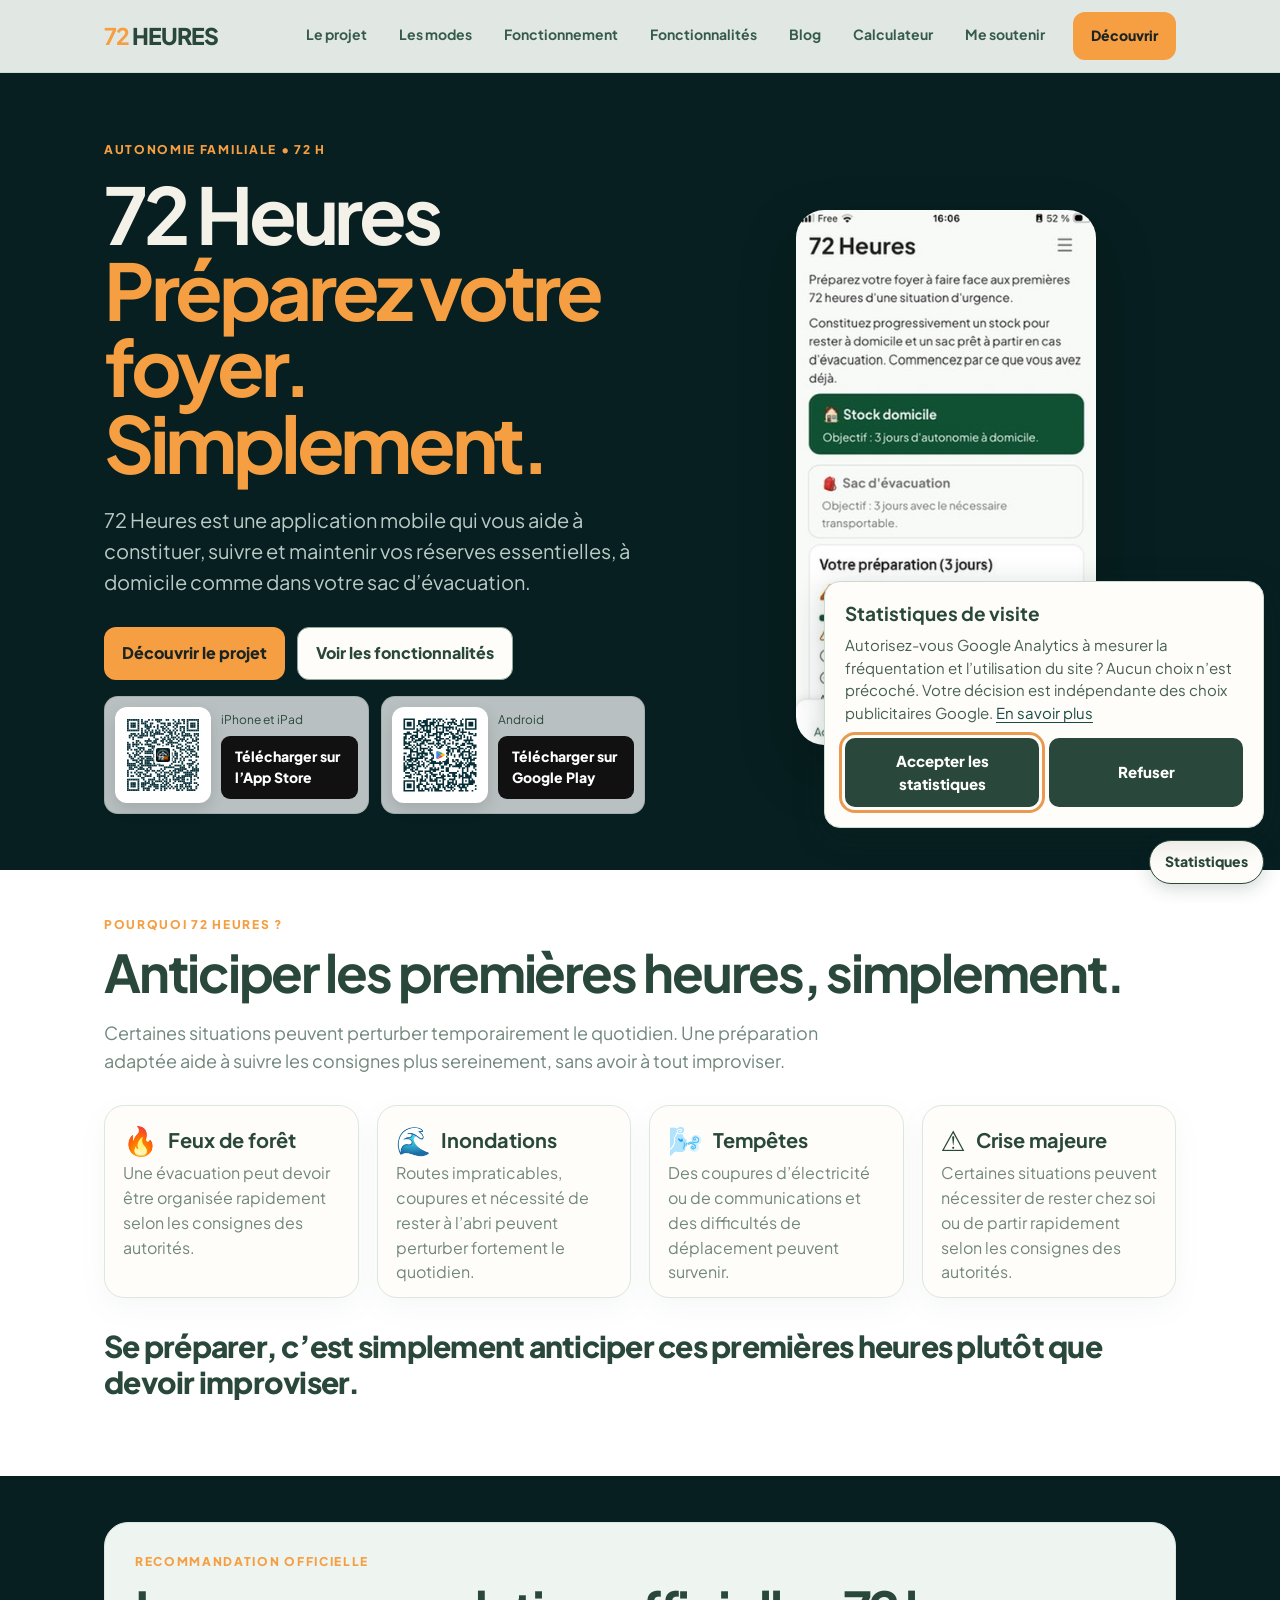
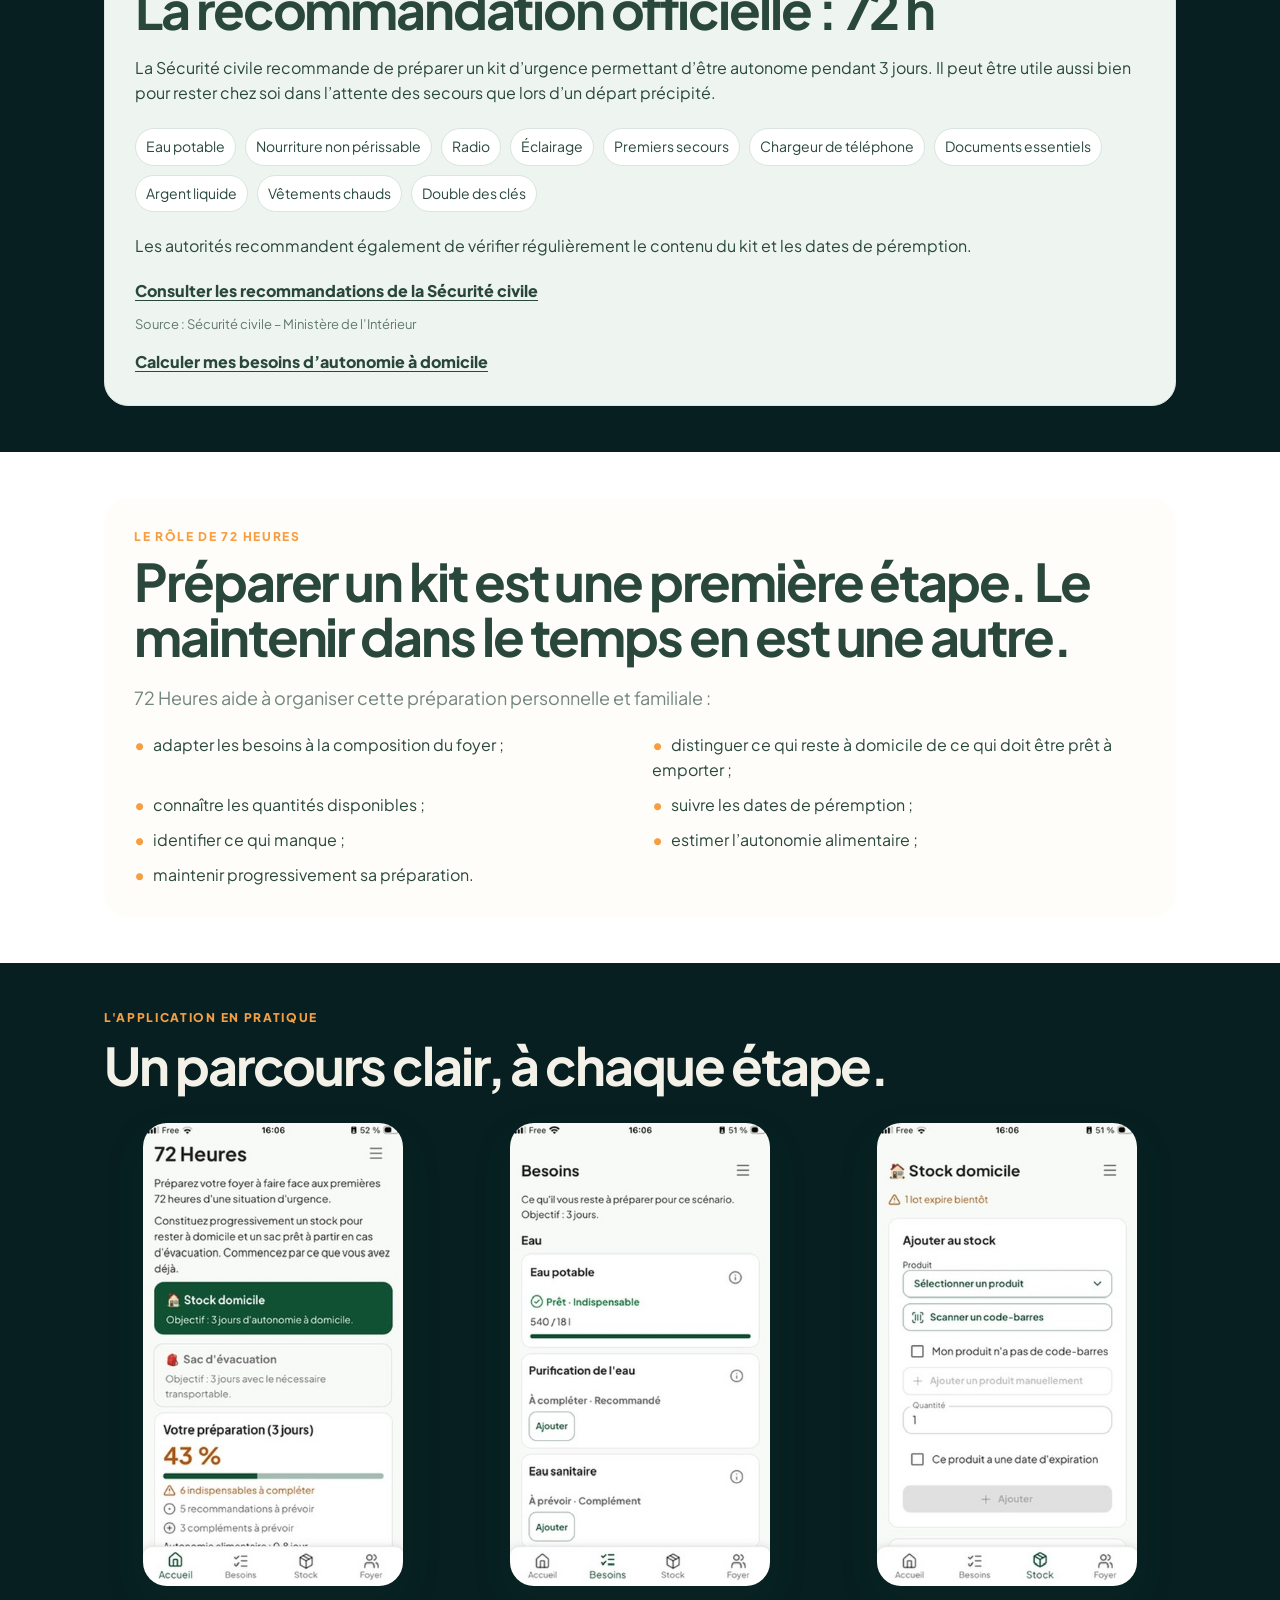
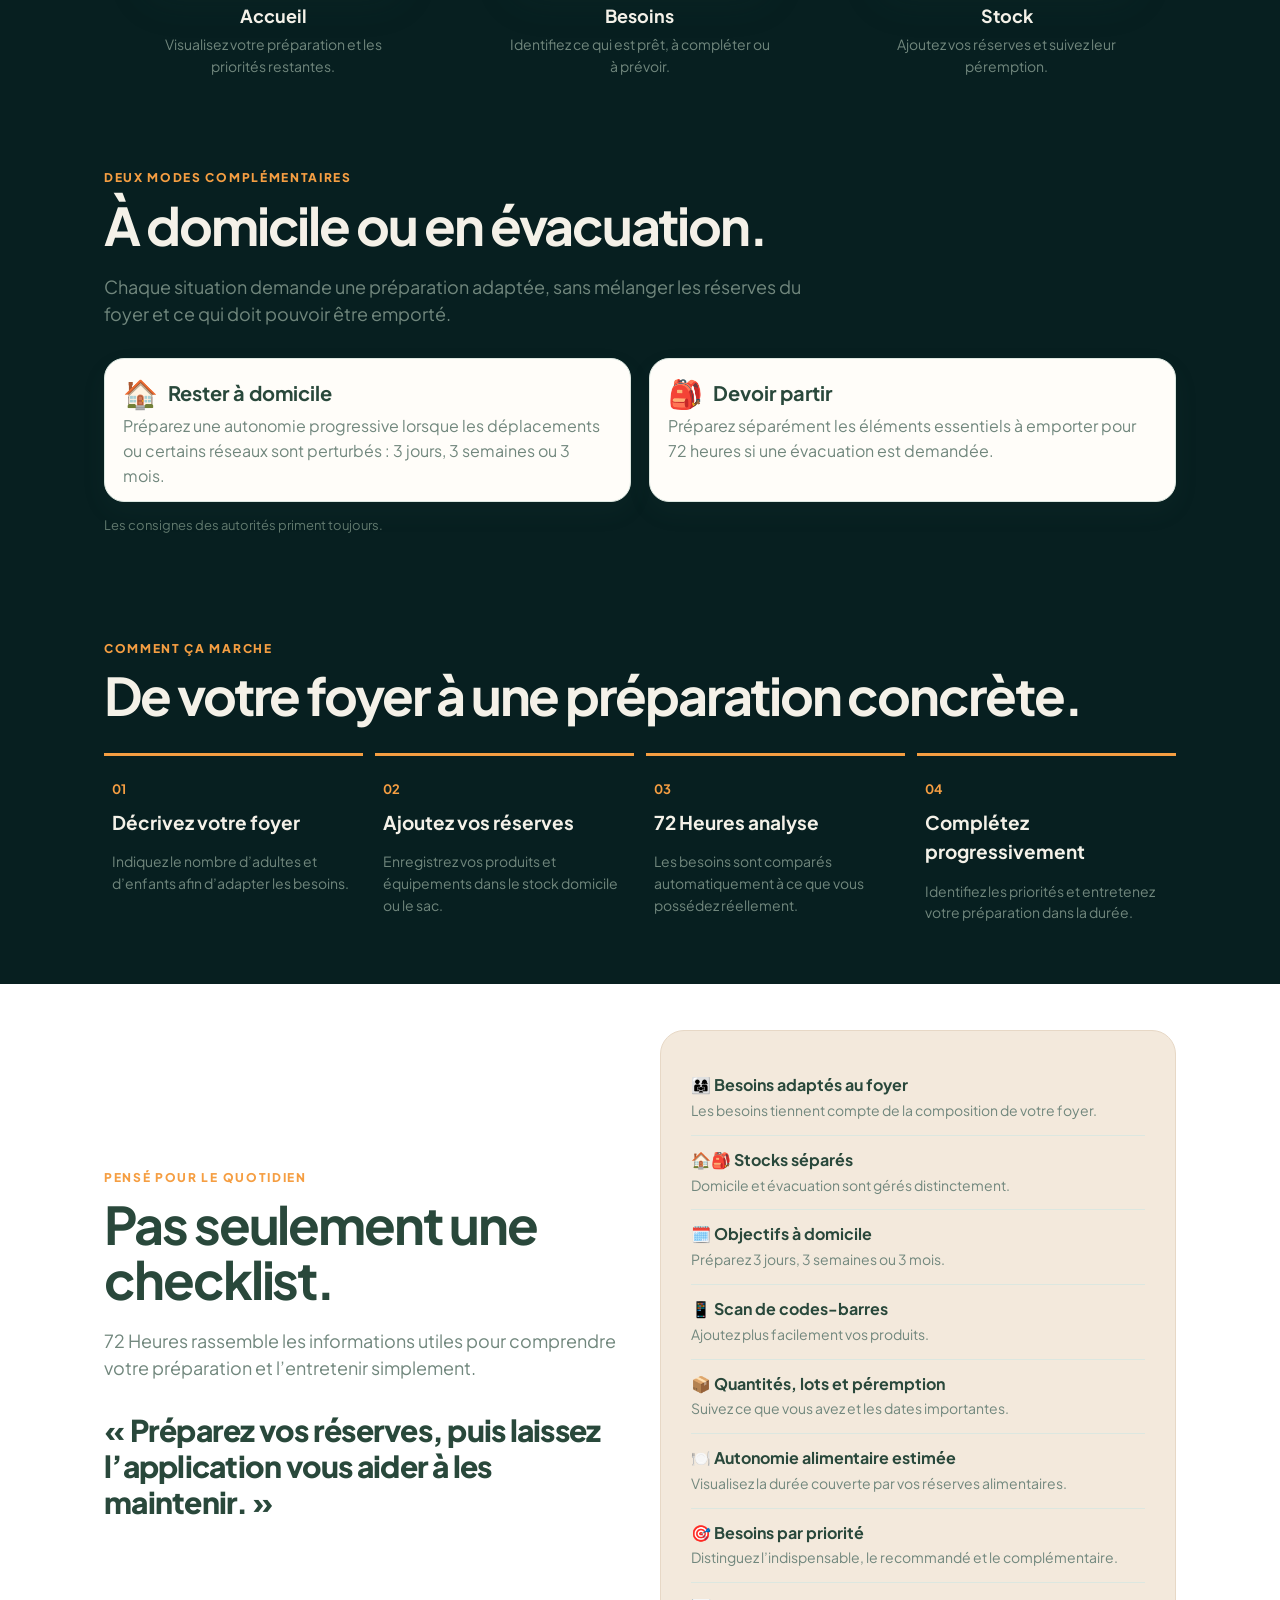
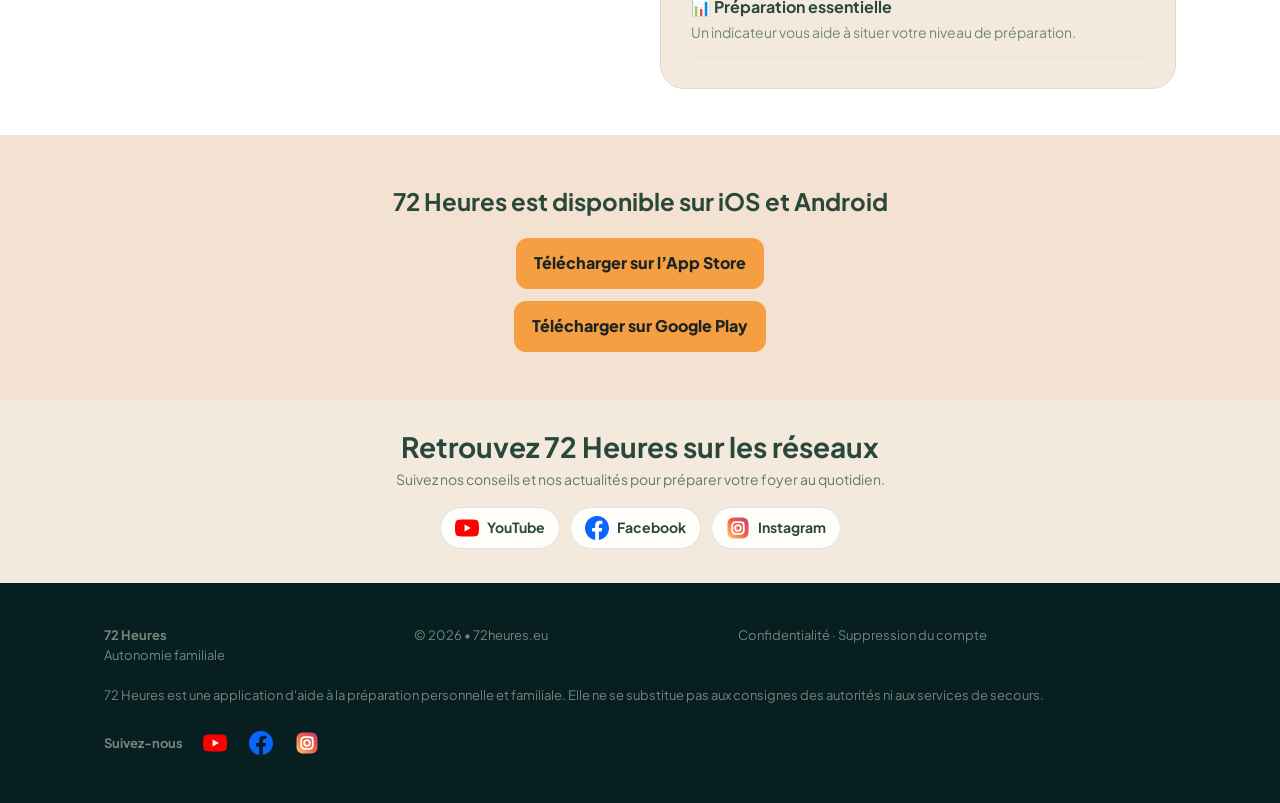
<file: index.html>
<!doctype html>
<html lang="fr">

<head>
  <meta name="google-adsense-account" content="ca-pub-5025472355802912">
  <script>
    window.googlefc = window.googlefc || {};
    window.googlefc.callbackQueue = window.googlefc.callbackQueue || [];
    window.googlefc.callbackQueue.push({
      CONSENT_API_READY: () => {
        const setupLink = () => {
          const link = document.getElementById('privacy-settings-link');
          if (!link || typeof window.googlefc.showRevocationMessage !== 'function') return;
          link.hidden = false;
          link.addEventListener('click', (event) => {
            event.preventDefault();
            window.googlefc.showRevocationMessage();
          });
          if (window.location.hash === '#privacy-settings') {
            window.googlefc.showRevocationMessage();
          }
        };
        if (document.readyState === 'loading') {
          document.addEventListener('DOMContentLoaded', setupLink, { once: true });
        } else {
          setupLink();
        }
      }
    });
  </script>
  <script async src="https://pagead2.googlesyndication.com/pagead/js/adsbygoogle.js?client=ca-pub-5025472355802912" crossorigin="anonymous"></script>
    <meta charset="utf-8">
    <meta name="viewport" content="width=device-width,initial-scale=1">
    <title>72 Heures — Kit d’urgence 72 h et autonomie familiale</title>
    <meta name="description"
        content="72 Heures aide les foyers à préparer et maintenir leurs réserves essentielles, à domicile comme en évacuation. Disponible sur iOS et Android.">
    <link rel="canonical" href="https://72heures.eu/">
    <meta property="og:type" content="website">
    <meta property="og:title" content="72 Heures — Kit d’urgence 72 h et autonomie familiale">
    <meta property="og:description" content="72 Heures aide les foyers à préparer et maintenir leurs réserves essentielles, à domicile comme en évacuation.">
    <meta property="og:url" content="https://72heures.eu/">
    <meta property="og:image" content="https://72heures.eu/assets/icon-only.png">
    <meta property="og:locale" content="fr_FR">
    <meta name="twitter:card" content="summary_large_image">
    <meta name="twitter:title" content="72 Heures — Kit d’urgence 72 h et autonomie familiale">
    <meta name="twitter:description" content="72 Heures aide les foyers à préparer et maintenir leurs réserves essentielles, à domicile comme en évacuation.">
    <meta name="twitter:image" content="https://72heures.eu/assets/icon-only.png">
    <link rel="icon" type="image/png" href="assets/icon-only.png">
    <link rel="apple-touch-icon" href="assets/icon-only.png">
    <link rel="preconnect" href="https://fonts.googleapis.com">
    <link rel="preconnect" href="https://fonts.gstatic.com" crossorigin>
    <link href="https://fonts.googleapis.com/css2?family=Plus+Jakarta+Sans:wght@400;500;600;700;800&amp;display=swap"
        rel="stylesheet">
    <link rel="stylesheet" href="/assets/social-links.css">
    <script type="application/ld+json">
        {
            "@context": "https://schema.org",
            "@type": "SoftwareApplication",
            "name": "72 Heures",
            "url": "https://72heures.eu/",
            "description": "Application mobile d’aide à la préparation personnelle et familiale, à domicile et en cas d’évacuation.",
            "applicationCategory": "UtilitiesApplication",
            "operatingSystem": "iOS, Android",
            "publisher": {
                "@type": "Organization",
                "name": "72 Heures",
                "url": "https://72heures.eu/",
                "sameAs": [
                    "https://www.youtube.com/@72HeuresAutonomie",
                    "https://www.facebook.com/profile.php?id=61595463087674",
                    "https://www.instagram.com/72heures.eu/"
                ]
            }
        }
    </script>
    <style>
        :root {
            --bg: #071f20;
            --card: #103434;
            --ink: #f4f1e8;
            --muted: #b9cbc6;
            --accent: #f59e42;
            --line: #295050;
            --light: #f6f2e9;
            --dark: #102525
        }

        * {
            box-sizing: border-box
        }

        html {
            scroll-behavior: smooth
        }

        body {
            margin: 0;
            font-family: "Plus Jakarta Sans", ui-sans-serif, system-ui, -apple-system, BlinkMacSystemFont, "Segoe UI", sans-serif;
            color: var(--ink);
            background: var(--bg);
            line-height: 1.55
        }

        a {
            color: inherit;
            text-decoration: none
        }

        .wrap {
            max-width: 1120px;
            margin: auto;
            padding: 0 24px
        }

        .nav {
            position: sticky;
            top: 0;
            z-index: 5;
            background: #EEF4EFf2;
            backdrop-filter: blur(12px);
            border-bottom: 1px solid #CADBD0
        }

        .navin {
            position: relative;
            height: 72px;
            display: flex;
            align-items: center;
            justify-content: space-between
        }

        .brand {
            font-weight: 900;
            letter-spacing: -1px;
            font-size: 23px;
            color: #29483B
        }

        .brand b {
            color: var(--accent)
        }

        .navlinks {
            display: flex;
            gap: 24px;
            align-items: center;
            font-size: 14px;
            color: #365B4B;
            font-weight: 700
        }

        .navlinks>a:not(.btn) {
            padding: 9px 4px;
            border-bottom: 2px solid transparent
        }

        .navlinks>a:not(.btn):hover {
            color: #29483B;
            border-bottom-color: #E9A56A
        }

        .menu-toggle {
            display: none;
            width: 44px;
            height: 44px;
            padding: 0;
            border: 1px solid #8FA99B;
            border-radius: 10px;
            background: #FFFDF9;
            color: #29483B;
            cursor: pointer;
        }

        .menu-toggle span {
            display: block;
            width: 20px;
            height: 2px;
            margin: 4px auto;
            border-radius: 2px;
            background: currentColor;
        }

        .menu-toggle:focus-visible,
        .navlinks a:focus-visible {
            outline: 3px solid var(--accent);
            outline-offset: 3px;
        }

        .btn {
            display: inline-flex;
            align-items: center;
            justify-content: center;
            padding: 13px 18px;
            border-radius: 12px;
            font-weight: 800;
            background: var(--accent);
            color: #1c2422
        }

        .btn.secondary {
            background: #FFFDF9;
            color: #29483B;
            border: 1.5px solid #8FA99B
        }

        .hero {
            padding: 68px 0 56px;
            overflow: hidden
        }

        .hero-grid {
            display: grid;
            grid-template-columns: 1.08fr .92fr;
            gap: 70px;
            align-items: center
        }

        .eyebrow {
            color: var(--accent);
            font-weight: 800;
            text-transform: uppercase;
            letter-spacing: .14em;
            font-size: 12px
        }

        h1 {
            font-size: clamp(46px, 7vw, 78px);
            line-height: .98;
            letter-spacing: -.055em;
            margin: 15px 0 24px
        }

        h1 span {
            color: var(--accent)
        }

        .lead {
            font-size: 20px;
            color: var(--muted);
            max-width: 660px
        }

        .actions {
            display: flex;
            gap: 12px;
            flex-wrap: wrap;
            margin-top: 30px
        }

        .download-block {
            display: grid;
            grid-template-columns: repeat(2, minmax(0, 1fr));
            gap: 12px;
            max-width: 560px;
            margin-top: 16px
        }

        .store-download {
            display: flex;
            min-width: 0;
            align-items: center;
            gap: 10px;
            padding: 10px;
            border: 1px solid rgba(41, 72, 59, .14);
            border-radius: 14px;
            background: rgba(255, 255, 255, .72)
        }

        .download-qr {
            display: block;
            flex: 0 0 96px;
            padding: 5px;
            border-radius: 12px;
            background: #fff;
            box-shadow: 0 6px 16px rgba(0, 0, 0, .12)
        }

        .download-qr img {
            display: block;
            width: 100%;
            height: auto
        }

        .download-qr:focus-visible,
        .download-link:focus-visible {
            outline: 3px solid #29483B;
            outline-offset: 4px
        }

        .download-details {
            display: flex;
            min-width: 0;
            flex-direction: column;
            align-items: flex-start;
            gap: 6px
        }

        .download-link {
            min-height: 42px;
            padding: 10px 14px;
            border-radius: 9px;
            background: #111;
            color: #fff;
            font-size: 14px
        }

        .download-caption {
            color: #29483B;
            font-size: 12px
        }

        .app-visual {
            margin: 0;
            text-align: center
        }

        .hero-shot {
            display: block;
            width: min(300px, 100%);
            height: auto;
            margin: auto;
            border-radius: 28px;
            box-shadow: 0 24px 58px rgba(0, 0, 0, .22)
        }

        .section {
            padding: 46px 0
        }

        .light {
            background: #FFFFFF;
            color: #29483B
        }

        .section h2 {
            font-size: clamp(34px, 5vw, 52px);
            line-height: 1.05;
            letter-spacing: -.04em;
            margin: 10px 0 20px
        }

        .sub {
            max-width: 720px;
            font-size: 18px;
            color: #71877D
        }

        .grid4,
        .grid3,
        .grid2 {
            display: grid;
            gap: 18px;
            margin-top: 30px
        }

        .grid4 {
            grid-template-columns: repeat(4, 1fr)
        }

        .grid3 {
            grid-template-columns: repeat(3, 1fr)
        }

        .grid2 {
            grid-template-columns: repeat(2, 1fr)
        }

        .card {
            padding: 26px;
            border-radius: 20px;
            background: #FFFDF9;
            border: 1px solid #DCE7E0;
            box-shadow: 0 10px 28px rgba(82, 123, 104, .06)
        }

        #pourquoi .card,
        #modes .card {
            padding: 10px 18px 12px
        }

        #pourquoi .card h3,
        #modes .card h3 {
            margin: 8px 0 6px
        }

        .card .icon {
            font-size: 28px
        }

        .card h3 {
            margin: 15px 0 8px;
            font-size: 20px;
            color: #29483B
        }

        .mode-title {
            display: flex;
            align-items: center;
            gap: 10px;
            color: #29483B
        }

        .mode-title .icon,
        .situation-title .icon {
            line-height: 1
        }

        .situation-title {
            display: flex;
            align-items: center;
            gap: 10px;
            color: #29483B
        }

        .card p {
            color: #71877D;
            margin: 0
        }

        .app-gallery {
            display: grid;
            grid-template-columns: repeat(3, 1fr);
            gap: 28px;
            align-items: start;
            margin-top: 30px
        }

        .app-gallery figure {
            margin: 0;
            text-align: center
        }

        .app-gallery img {
            display: block;
            width: min(100%, 260px);
            height: auto;
            margin: 0 auto;
            border-radius: 24px;
            box-shadow: 0 16px 38px rgba(25, 65, 54, .16)
        }

        .app-gallery figcaption {
            margin: 16px auto 0;
            max-width: 260px
        }

        .app-gallery strong {
            display: block;
            font-size: 18px
        }

        .app-gallery span {
            display: block;
            margin-top: 4px;
            color: #71877D;
            font-size: 14px
        }

        .flow {
            display: grid;
            grid-template-columns: repeat(4, 1fr);
            gap: 12px;
            margin-top: 30px
        }

        .step {
            border-top: 3px solid var(--accent);
            padding: 20px 8px 0
        }

        .step b {
            font-size: 13px;
            color: var(--accent)
        }

        .step h3 {
            font-size: 19px;
            margin: 7px 0
        }

        .step p {
            font-size: 14px;
            color: #71877D
        }

        .split {
            display: grid;
            grid-template-columns: 1fr 1fr;
            gap: 40px;
            align-items: center
        }

        .bigquote {
            font-size: 30px;
            line-height: 1.2;
            font-weight: 800;
            letter-spacing: -.025em
        }

        .feature {
            padding: 12px 0;
            border-bottom: 1px solid #DCE7E0
        }

        .feature strong {
            display: block
        }

        .feature span {
            color: #71877D;
            font-size: 14px
        }

        .cta {
            text-align: center;
            padding: 48px 0;
            background: #F3E1D1;
            color: #29483B
        }

        .cta h2 {
            max-width: 760px;
            margin: 0 auto 18px
        }

        .cta p {
            max-width: 680px;
            margin: 0 auto;
            color: #61796E
        }

        footer {
            padding: 42px 0;
            color: #71877D;
            font-size: 13px
        }

        .foot {
            display: flex;
            justify-content: space-between;
            gap: 20px;
            flex-wrap: wrap
        }

        .badge {
            display: inline-block;
            padding: 6px 10px;
            border: 1px solid #CFDFD5;
            border-radius: 999px;
            color: #71877D;
            background: #ffffff;
            font-size: 12px
        }

        .official {
            padding: 30px;
            border: 1px solid #D9E5DE;
            border-radius: 24px;
            background: #EEF4EF;
            color: #29483B
        }

        .official p {
            margin: 0
        }

        .kit-list,
        .app-list,
        .source-list {
            padding: 0;
            margin: 22px 0;
            list-style: none
        }

        .kit-list {
            display: flex;
            flex-wrap: wrap;
            gap: 9px
        }

        .kit-list li {
            padding: 7px 10px;
            border-radius: 999px;
            background: #FFFFFF;
            border: 1px solid #D9E5DE;
            font-size: 14px
        }

        .official-link {
            display: inline-flex;
            font-weight: 800;
            color: #29483B;
            text-decoration: underline;
            text-underline-offset: 3px
        }

        .source-note,
        .authority-note {
            color: #61796E;
            font-size: 13px
        }

        .app-link {
            padding: 30px;
            border-radius: 24px;
            background: #FFFDF9;
            color: #29483B
        }

        .app-link h2 {
            margin-top: 8px
        }

        .app-list {
            display: grid;
            grid-template-columns: repeat(2, 1fr);
            gap: 10px 24px;
            margin-bottom: 0
        }

        .app-list li::before {
            content: "•";
            color: var(--accent);
            font-weight: 800;
            margin-right: 8px
        }

        .sources {
            padding-top: 36px;
            padding-bottom: 36px
        }

        .sources h2 {
            font-size: 22px;
            margin-bottom: 8px
        }

        .source-list {
            display: flex;
            flex-wrap: wrap;
            gap: 8px 20px;
            margin: 12px 0 0
        }

        .source-list a {
            color: #71877D;
            text-decoration: underline;
            text-underline-offset: 3px
        }

        @media(max-width:820px) {
            .menu-toggle {
                display: block;
            }

            .navlinks {
                display: none;
                position: absolute;
                top: 72px;
                right: 0;
                left: 0;
                flex-direction: column;
                align-items: stretch;
                gap: 0;
                padding: 10px;
                border: 1px solid #CADBD0;
                border-top: 0;
                border-radius: 0 0 12px 12px;
                background: #EEF4EF;
                box-shadow: 0 12px 24px #10252526;
            }

            .navlinks.is-open {
                display: flex;
            }

            .navlinks>a:not(.btn) {
                padding: 12px 10px;
                border-bottom: 0;
            }

            .navlinks .btn {
                margin-top: 6px;
            }

            .hero-grid,
            .split {
                grid-template-columns: 1fr
            }

            .hero {
                padding-top: 55px
            }

            .app-visual {
                margin-top: 20px
            }

            .grid3,
            .grid2,
            .grid4,
            .app-gallery {
                grid-template-columns: 1fr
            }

            .flow {
                grid-template-columns: 1fr 1fr
            }

            .split {
                gap: 28px
            }

            .app-list {
                grid-template-columns: 1fr
            }
        }

        @media(max-width:767px) {
            .download-block {
                grid-template-columns: 1fr;
                margin-top: 14px
            }

            .download-qr {
                flex-basis: 92px
            }
        }

        @media(max-width:480px) {
            .wrap {
                padding: 0 18px
            }

            .flow {
                grid-template-columns: 1fr
            }

            .hero-shot {
                width: min(280px, 100%)
            }

            .official,
            .app-link {
                padding: 24px
            }
        }
    </style>
  <link rel="stylesheet" href="/assets/analytics-consent.css">
</head>

<body>
    <nav class="nav" aria-label="Navigation principale">
        <div class="wrap navin"><a class="brand" href="#"><b>72</b> HEURES</a>
            <button class="menu-toggle" type="button" aria-label="Ouvrir le menu de navigation" aria-expanded="false"
                aria-controls="main-navigation"><span></span><span></span><span></span></button>
            <div class="navlinks" id="main-navigation"><a href="#projet">Le projet</a><a href="#modes">Les modes</a><a
                    href="#fonctionnement">Fonctionnement</a><a href="#fonctionnalites">Fonctionnalités</a><a href="/blog/">Blog</a><a href="/calculateur-autonomie/">Calculateur</a><a href="/soutenir/">Me soutenir</a><a
                    class="btn" href="#projet">Découvrir</a></div>
        </div>
    </nav>
    <main>
    <header class="hero">
        <div class="wrap hero-grid">
            <div>
                <div class="eyebrow">Autonomie familiale • 72 h</div>
                <h1>72 Heures<br><span>Préparez votre foyer. Simplement.</span></h1>
                <p class="lead">72 Heures est une application mobile qui vous aide à constituer, suivre et maintenir vos
                    réserves essentielles, à domicile comme dans votre sac d’évacuation.</p>
                <div class="actions"><a class="btn" href="#projet">Découvrir le projet</a><a class="btn secondary"
                        href="#fonctionnalites">Voir les fonctionnalités</a></div>
                <div class="download-block" role="group" aria-label="Télécharger 72 Heures">
                    <div class="store-download">
                        <a class="download-qr" href="https://apps.apple.com/fr/app/72-heures/id6820067592"
                            target="_blank" rel="noopener noreferrer" aria-label="Ouvrir l’App Store avec le QR code de 72 Heures">
                            <img src="assets/72heures-appstore-qr.svg"
                                alt="QR code pour télécharger 72 Heures sur l’App Store">
                        </a>
                        <div class="download-details">
                            <span class="download-caption">iPhone et iPad</span>
                            <a class="btn download-link" href="https://apps.apple.com/fr/app/72-heures/id6820067592"
                                target="_blank" rel="noopener noreferrer">Télécharger sur l’App Store</a>
                        </div>
                    </div>
                    <div class="store-download">
                        <a class="download-qr" href="https://play.google.com/store/apps/details?id=fr.heures72.app"
                            target="_blank" rel="noopener noreferrer" aria-label="Ouvrir Google Play avec le QR code de 72 Heures">
                            <img src="assets/72heures-googleplay-qr.svg"
                                alt="QR code pour télécharger 72 Heures sur Google Play">
                        </a>
                        <div class="download-details">
                            <span class="download-caption">Android</span>
                            <a class="btn download-link" href="https://play.google.com/store/apps/details?id=fr.heures72.app"
                                target="_blank" rel="noopener noreferrer">Télécharger sur Google Play</a>
                        </div>
                    </div>
                </div>
            </div>
            <figure class="app-visual"><img class="hero-shot" src="assets/Accueil.jpeg"
                    alt="Écran d'accueil de l'application 72 Heures montrant le niveau de préparation du foyer">
            </figure>
        </div>
    </header>
    <section id="pourquoi" class="section light">
        <div class="wrap">
            <div class="eyebrow">Pourquoi 72 heures ?</div>
            <h2>Anticiper les premières heures, simplement.</h2>
            <p class="sub">Certaines situations peuvent perturber temporairement le quotidien. Une préparation
                adaptée aide à suivre les consignes plus sereinement, sans avoir à tout improviser.</p>
            <div class="grid4">
                <article class="card"><h3 class="situation-title"><span class="icon" aria-hidden="true">🔥</span>Feux de forêt</h3><p>Une évacuation peut devoir être organisée rapidement selon les consignes des autorités.</p></article>
                <article class="card"><h3 class="situation-title"><span class="icon" aria-hidden="true">🌊</span>Inondations</h3><p>Routes impraticables, coupures et nécessité de rester à l’abri peuvent perturber fortement le quotidien.</p></article>
                <article class="card"><h3 class="situation-title"><span class="icon" aria-hidden="true">🌬️</span>Tempêtes</h3><p>Des coupures d’électricité ou de communications et des difficultés de déplacement peuvent survenir.</p></article>
                <article class="card"><h3 class="situation-title"><span class="icon" aria-hidden="true">⚠️</span>Crise majeure</h3><p>Certaines situations peuvent nécessiter de rester chez soi ou de partir rapidement selon les consignes des autorités.</p></article>
            </div>
            <p class="bigquote">Se préparer, c’est simplement anticiper ces premières heures plutôt que devoir improviser.</p>
        </div>
    </section>
    <section class="section">
        <div class="wrap">
            <div class="official">
                <div class="eyebrow">Recommandation officielle</div>
                <h2>La recommandation officielle : 72 h</h2>
                <p>La Sécurité civile recommande de préparer un kit d’urgence permettant d’être autonome pendant 3 jours. Il peut être utile aussi bien pour rester chez soi dans l’attente des secours que lors d’un départ précipité.</p>
                <ul class="kit-list" aria-label="Exemples pour un kit d'urgence"><li>Eau potable</li><li>Nourriture non périssable</li><li>Radio</li><li>Éclairage</li><li>Premiers secours</li><li>Chargeur de téléphone</li><li>Documents essentiels</li><li>Argent liquide</li><li>Vêtements chauds</li><li>Double des clés</li></ul>
                <p>Les autorités recommandent également de vérifier régulièrement le contenu du kit et les dates de péremption.</p>
                <p style="margin-top:20px"><a class="official-link" href="https://www.securite-civile.interieur.gouv.fr/reagir/comment-se-preparer-face-aux-risques/kit-durgence" target="_blank" rel="noopener noreferrer">Consulter les recommandations de la Sécurité civile</a></p>
                <p class="source-note" style="margin-top:10px">Source : Sécurité civile – Ministère de l’Intérieur</p>
                <p style="margin-top:16px"><a class="official-link" href="/calculateur-autonomie/">Calculer mes besoins d’autonomie à domicile</a></p>
            </div>
        </div>
    </section>
    <section id="projet" class="section light">
        <div class="wrap">
            <div class="app-link">
                <div class="eyebrow">Le rôle de 72 Heures</div>
                <h2>Préparer un kit est une première étape. Le maintenir dans le temps en est une autre.</h2>
                <p class="sub">72 Heures aide à organiser cette préparation personnelle et familiale :</p>
                <ul class="app-list"><li>adapter les besoins à la composition du foyer ;</li><li>distinguer ce qui reste à domicile de ce qui doit être prêt à emporter ;</li><li>connaître les quantités disponibles ;</li><li>suivre les dates de péremption ;</li><li>identifier ce qui manque ;</li><li>estimer l’autonomie alimentaire ;</li><li>maintenir progressivement sa préparation.</li></ul>
            </div>
        </div>
    </section>
    <section class="section">
        <div class="wrap">
            <div class="eyebrow">L'application en pratique</div>
            <h2>Un parcours clair, à chaque étape.</h2>
            <div class="app-gallery">
                <figure><img src="assets/Accueil.jpeg"
                        alt="Écran Accueil de 72 Heures visualisant le niveau de préparation" loading="lazy">
                    <figcaption><strong>Accueil</strong><span>Visualisez votre préparation et les priorités restantes.</span>
                    </figcaption>
                </figure>
                <figure><img src="assets/Besoins.jpeg"
                        alt="Écran Besoins de 72 Heures indiquant les éléments prêts, à compléter ou à prévoir"
                        loading="lazy">
                    <figcaption><strong>Besoins</strong><span>Identifiez ce qui est prêt, à compléter ou à
                            prévoir.</span></figcaption>
                </figure>
                <figure><img src="assets/Stock.jpeg"
                        alt="Écran Stock de 72 Heures pour ajouter et maintenir les réserves" loading="lazy">
                    <figcaption><strong>Stock</strong><span>Ajoutez vos réserves et suivez leur péremption.</span></figcaption>
                </figure>
            </div>
        </div>
    </section>
    <section id="modes" class="section">
        <div class="wrap">
            <div class="eyebrow">Deux modes complémentaires</div>
            <h2>À domicile ou en évacuation.</h2>
            <p class="sub">Chaque situation demande une préparation adaptée, sans mélanger les réserves du foyer et ce
                qui doit pouvoir être emporté.</p>
            <div class="grid2">
                <article class="card">
                    <h3 class="mode-title"><span class="icon" aria-hidden="true">🏠</span>Rester à domicile</h3>
                    <p>Préparez une autonomie progressive lorsque les déplacements ou certains réseaux sont perturbés : 3 jours, 3 semaines ou 3 mois.</p>
                </article>
                <article class="card">
                    <h3 class="mode-title"><span class="icon" aria-hidden="true">🎒</span>Devoir partir</h3>
                    <p>Préparez séparément les éléments essentiels à emporter pour 72 heures si une évacuation est demandée.</p>
                </article>
            </div>
            <p class="authority-note">Les consignes des autorités priment toujours.</p>
        </div>
    </section>
    <section id="fonctionnement" class="section">
        <div class="wrap">
            <div class="eyebrow">Comment ça marche</div>
            <h2>De votre foyer à une préparation concrète.</h2>
            <div class="flow">
                <div class="step"><b>01</b>
                    <h3>Décrivez votre foyer</h3>
                    <p>Indiquez le nombre d’adultes et d’enfants afin d’adapter les besoins.</p>
                </div>
                <div class="step"><b>02</b>
                    <h3>Ajoutez vos réserves</h3>
                    <p>Enregistrez vos produits et équipements dans le stock domicile ou le sac.</p>
                </div>
                <div class="step"><b>03</b>
                    <h3>72 Heures analyse</h3>
                    <p>Les besoins sont comparés automatiquement à ce que vous possédez réellement.</p>
                </div>
                <div class="step"><b>04</b>
                    <h3>Complétez progressivement</h3>
                    <p>Identifiez les priorités et entretenez votre préparation dans la durée.</p>
                </div>
            </div>
        </div>
    </section>
    <section id="fonctionnalites" class="section light">
        <div class="wrap split">
            <div>
                <div class="eyebrow">Pensé pour le quotidien</div>
                <h2>Pas seulement une checklist.</h2>
                <p class="sub">72 Heures rassemble les informations utiles pour comprendre votre préparation et
                    l’entretenir simplement.</p>
                <p class="bigquote">« Préparez vos réserves, puis laissez l’application vous aider à les maintenir. »
                </p>
            </div>
            <div style="background:#F3E9DC;padding:30px;border-radius:24px;color:#29483B;border:1px solid #E7D8C6">
                <div class="feature"><strong>👨‍👩‍👧 Besoins adaptés au foyer</strong><span>Les besoins tiennent compte
                        de la composition de votre foyer.</span></div>
                <div class="feature"><strong>🏠🎒 Stocks séparés</strong><span>Domicile et évacuation sont gérés
                        distinctement.</span></div>
                <div class="feature"><strong>🗓️ Objectifs à domicile</strong><span>Préparez 3 jours, 3 semaines ou 3
                        mois.</span></div>
                <div class="feature"><strong>📱 Scan de codes-barres</strong><span>Ajoutez plus facilement vos
                        produits.</span></div>
                <div class="feature"><strong>📦 Quantités, lots et péremption</strong><span>Suivez ce que vous avez et
                        les dates importantes.</span></div>
                <div class="feature"><strong>🍽️ Autonomie alimentaire estimée</strong><span>Visualisez la durée
                        couverte par vos réserves alimentaires.</span></div>
                <div class="feature"><strong>🎯 Besoins par priorité</strong><span>Distinguez l’indispensable, le
                        recommandé et le complémentaire.</span></div>
                <div class="feature"><strong>📊 Préparation essentielle</strong><span>Un indicateur vous aide à situer
                        votre niveau de préparation.</span></div>
            </div>
        </div>
    </section>
    <section id="suivre" class="cta">
        <div class="wrap">
            <h2>72 Heures est disponible sur iOS et Android</h2>
            <p><a class="btn" href="https://apps.apple.com/fr/app/72-heures/id6820067592"
                target="_blank" rel="noopener noreferrer">Télécharger sur l’App Store</a></p>
            <p style="margin-top:12px"><a class="btn" href="https://play.google.com/store/apps/details?id=fr.heures72.app"
                target="_blank" rel="noopener noreferrer">Télécharger sur Google Play</a></p>
        </div>
    </section>
    <section class="social-section" aria-labelledby="social-section-title">
        <div class="wrap">
            <h2 id="social-section-title">Retrouvez 72 Heures sur les réseaux</h2>
            <p>Suivez nos conseils et nos actualités pour préparer votre foyer au quotidien.</p>
            <nav class="social-links social-links--featured" aria-label="Réseaux sociaux de 72 Heures">
<a class="social-link" href="https://www.youtube.com/@72HeuresAutonomie" target="_blank" rel="noopener noreferrer" aria-label="Suivre 72 Heures sur YouTube">
                <svg class="social-icon" aria-hidden="true" focusable="false"><use href="/assets/social-icons.svg#youtube"></use></svg>
<span>YouTube</span>
</a>
<a class="social-link" href="https://www.facebook.com/profile.php?id=61595463087674" target="_blank" rel="noopener noreferrer" aria-label="Suivre 72 Heures sur Facebook">
                <svg class="social-icon" aria-hidden="true" focusable="false"><use href="/assets/social-icons.svg#facebook"></use></svg>
<span>Facebook</span>
</a>
<a class="social-link" href="https://www.instagram.com/72heures.eu/" target="_blank" rel="noopener noreferrer" aria-label="Suivre 72 Heures sur Instagram">
                <svg class="social-icon" aria-hidden="true" focusable="false"><use href="/assets/social-icons.svg#instagram"></use></svg>
<span>Instagram</span>
</a>
</nav>
        </div>
    </section>
    </main>
    <footer>
        <div class="wrap foot">
            <div><strong>72 Heures</strong><br>Autonomie familiale</div>
            <div>© 2026 • 72heures.eu</div>
            <div><a href="/confidentialite/">Confidentialité</a> · <a href="/suppression-compte/">Suppression du compte</a></div>
            <div><a id="privacy-settings-link" href="#privacy-settings" hidden>Gérer mes choix de confidentialité</a></div>
            <div>72 Heures est une application d'aide à la préparation personnelle et familiale. Elle ne se substitue
                pas aux consignes des autorités ni aux services de secours.</div>
            <div class="social-footer">
        <strong>Suivez-nous</strong>
        <nav class="social-links social-links--icons" aria-label="Réseaux sociaux">
<a class="social-link" href="https://www.youtube.com/@72HeuresAutonomie" target="_blank" rel="noopener noreferrer" aria-label="Suivre 72 Heures sur YouTube">
                <svg class="social-icon" aria-hidden="true" focusable="false"><use href="/assets/social-icons.svg#youtube"></use></svg>
</a>
<a class="social-link" href="https://www.facebook.com/profile.php?id=61595463087674" target="_blank" rel="noopener noreferrer" aria-label="Suivre 72 Heures sur Facebook">
                <svg class="social-icon" aria-hidden="true" focusable="false"><use href="/assets/social-icons.svg#facebook"></use></svg>
</a>
<a class="social-link" href="https://www.instagram.com/72heures.eu/" target="_blank" rel="noopener noreferrer" aria-label="Suivre 72 Heures sur Instagram">
                <svg class="social-icon" aria-hidden="true" focusable="false"><use href="/assets/social-icons.svg#instagram"></use></svg>
</a>
</nav>
    </div>
        </div>
    </footer>
    <script>
        const menuToggle = document.querySelector('.menu-toggle');
        const mainNavigation = document.querySelector('#main-navigation');

        function setMenuOpen(isOpen) {
            mainNavigation.classList.toggle('is-open', isOpen);
            menuToggle.setAttribute('aria-expanded', String(isOpen));
            menuToggle.setAttribute('aria-label', isOpen ? 'Fermer le menu de navigation' : 'Ouvrir le menu de navigation');
        }

        menuToggle.addEventListener('click', () => {
            setMenuOpen(menuToggle.getAttribute('aria-expanded') !== 'true');
        });

        mainNavigation.querySelectorAll('a').forEach((link) => {
            link.addEventListener('click', () => setMenuOpen(false));
        });

        document.addEventListener('keydown', (event) => {
            if (event.key === 'Escape' && menuToggle.getAttribute('aria-expanded') === 'true') {
                setMenuOpen(false);
                menuToggle.focus();
            }
        });

        window.matchMedia('(min-width: 821px)').addEventListener('change', (event) => {
            if (event.matches) setMenuOpen(false);
        });
    </script>
  <script src="/assets/analytics-consent.js"></script>
</body>

</html>
</file>
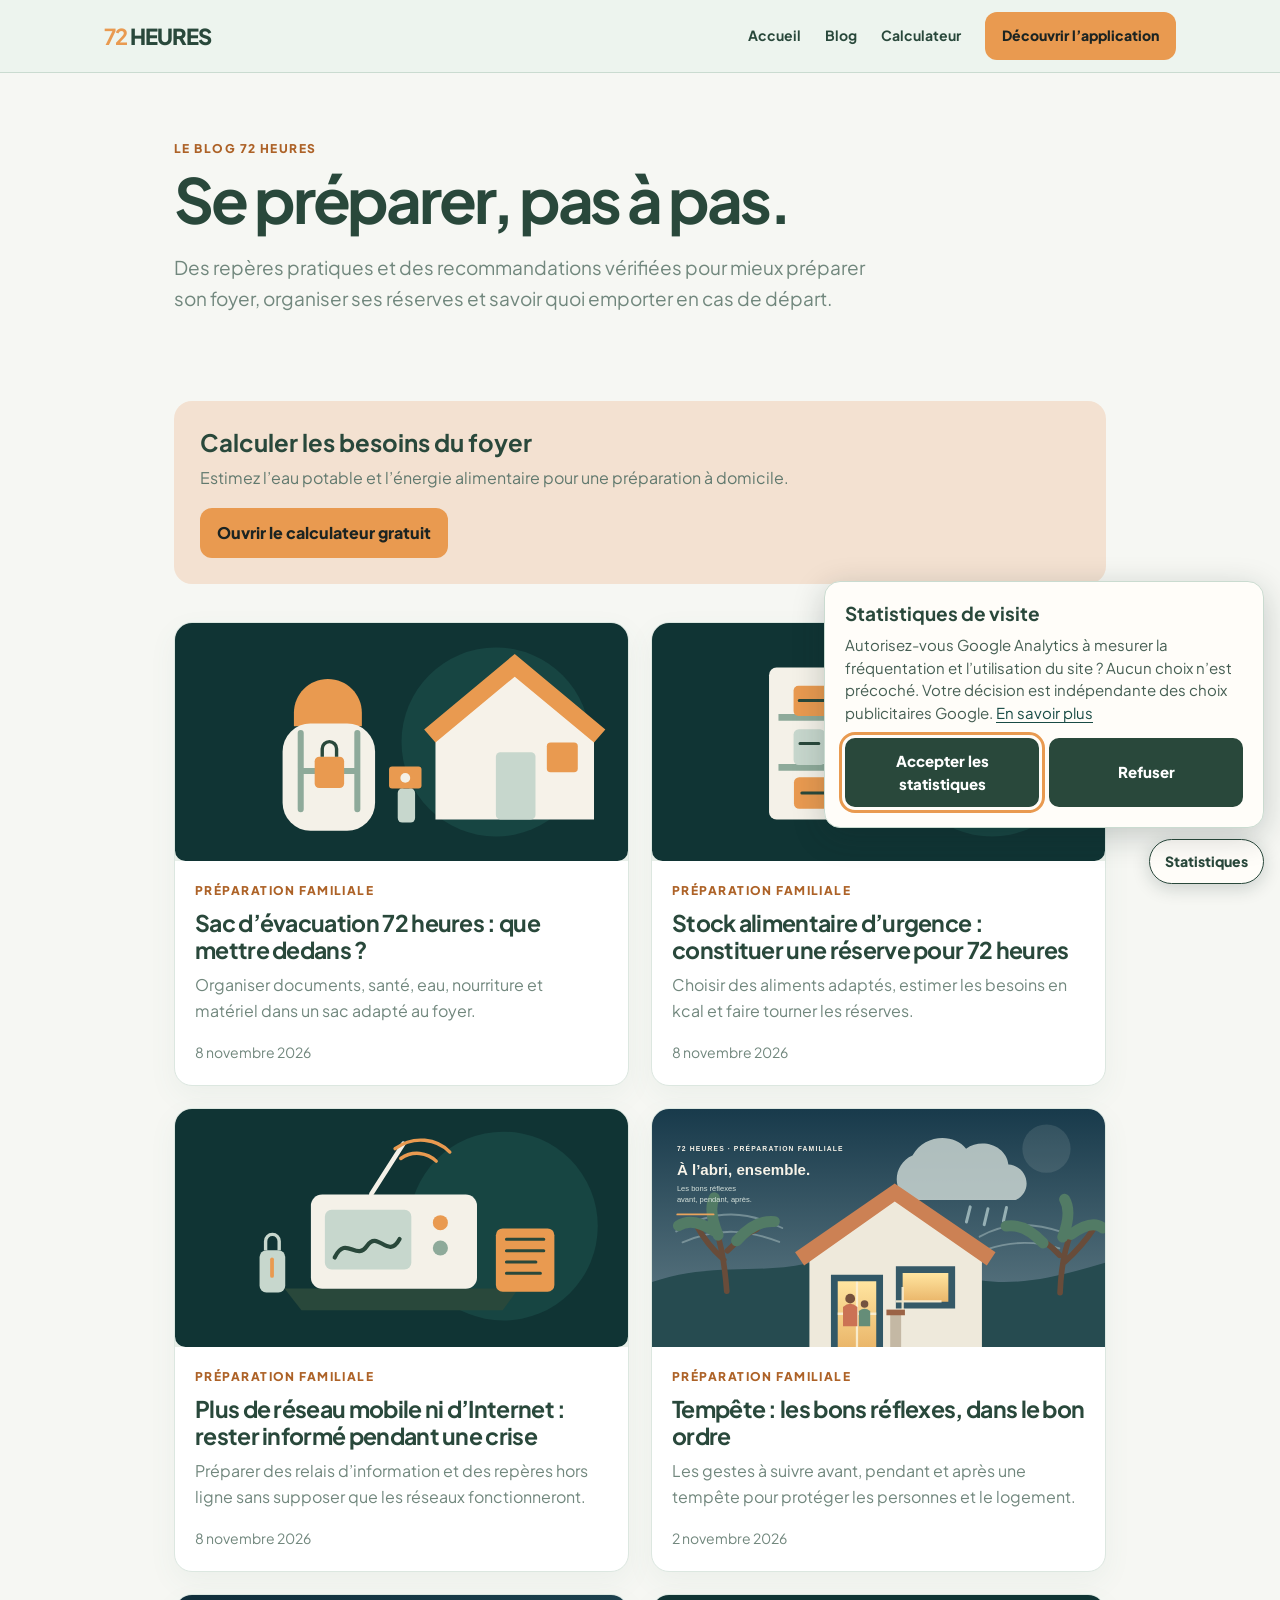
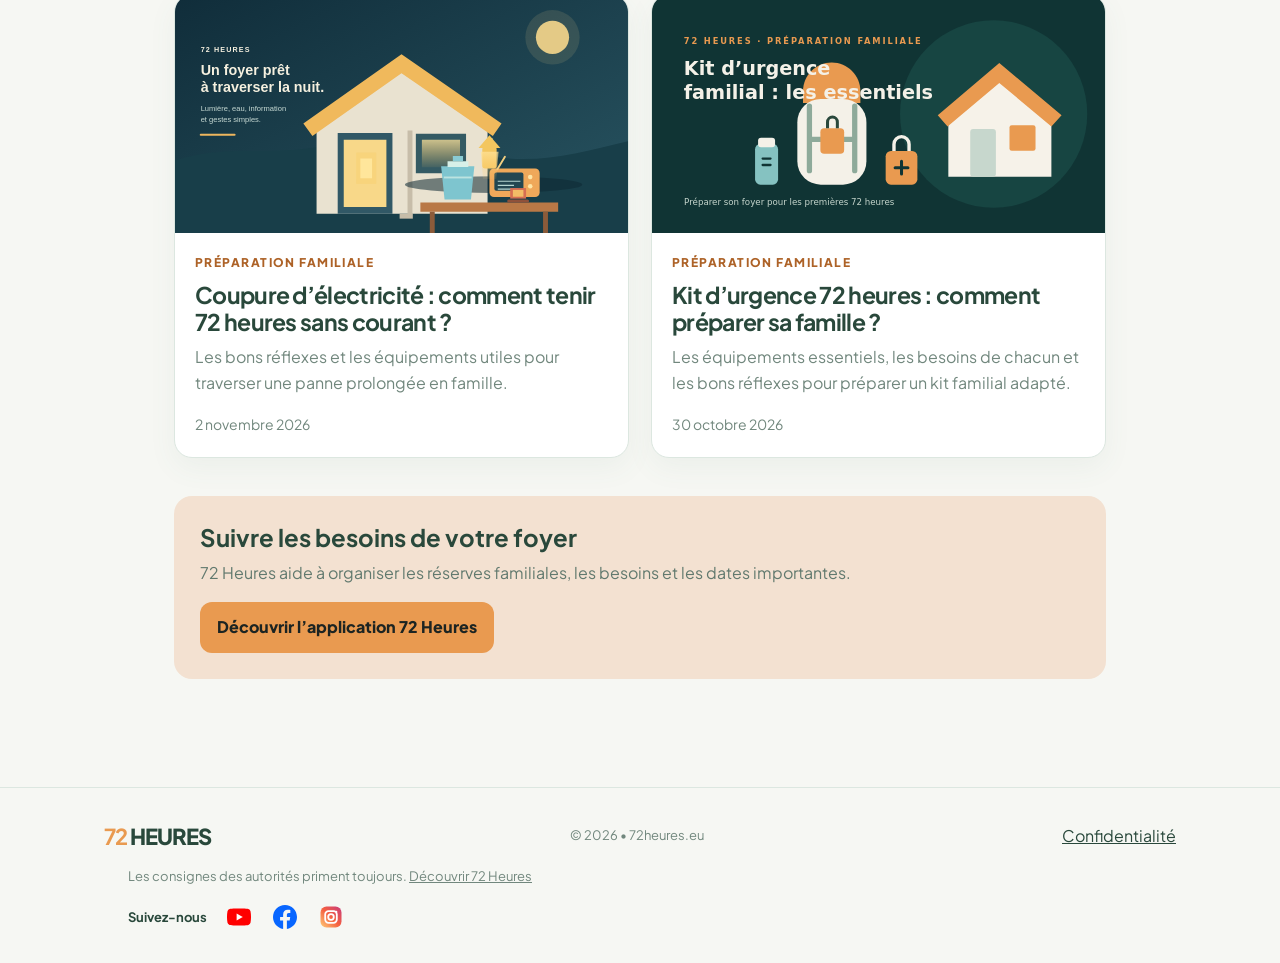
<file: blog/index.html>
<!doctype html>
<html lang="fr">
<head>
  <meta name="google-adsense-account" content="ca-pub-5025472355802912">
  <script>
    window.googlefc = window.googlefc || {};
    window.googlefc.callbackQueue = window.googlefc.callbackQueue || [];
    window.googlefc.callbackQueue.push({
      CONSENT_API_READY: () => {
        const setupLink = () => {
          const link = document.getElementById('privacy-settings-link');
          if (!link || typeof window.googlefc.showRevocationMessage !== 'function') return;
          link.hidden = false;
          link.addEventListener('click', (event) => {
            event.preventDefault();
            window.googlefc.showRevocationMessage();
          });
          if (window.location.hash === '#privacy-settings') {
            window.googlefc.showRevocationMessage();
          }
        };
        if (document.readyState === 'loading') {
          document.addEventListener('DOMContentLoaded', setupLink, { once: true });
        } else {
          setupLink();
        }
      }
    });
  </script>
  <script async src="https://pagead2.googlesyndication.com/pagead/js/adsbygoogle.js?client=ca-pub-5025472355802912" crossorigin="anonymous"></script>
  <meta charset="utf-8">
  <meta name="viewport" content="width=device-width,initial-scale=1">
  <title>Blog — Conseils de préparation familiale | 72 Heures</title>
  <meta name="description" content="Conseils pratiques et informations vérifiées pour préparer l’autonomie familiale et un kit d’urgence de 72 heures.">
  <link rel="canonical" href="https://72heures.eu/blog/">
  <meta property="og:type" content="website"><meta property="og:title" content="Blog — Conseils de préparation familiale | 72 Heures"><meta property="og:description" content="Conseils pratiques et informations vérifiées pour préparer l’autonomie familiale et un kit d’urgence de 72 heures."><meta property="og:url" content="https://72heures.eu/blog/"><meta property="og:image" content="https://72heures.eu/assets/blog/kit-urgence-familial.svg"><meta property="og:locale" content="fr_FR">
  <meta name="twitter:card" content="summary_large_image"><meta name="twitter:title" content="Blog — Conseils de préparation familiale | 72 Heures"><meta name="twitter:description" content="Conseils pratiques et informations vérifiées pour préparer l’autonomie familiale et un kit d’urgence de 72 heures."><meta name="twitter:image" content="https://72heures.eu/assets/blog/kit-urgence-familial.svg">
  <link rel="icon" type="image/png" href="/assets/icon-only.png">
  <link rel="preconnect" href="https://fonts.googleapis.com"><link rel="preconnect" href="https://fonts.gstatic.com" crossorigin><link href="https://fonts.googleapis.com/css2?family=Plus+Jakarta+Sans:wght@400;500;600;700;800&amp;display=swap" rel="stylesheet">
  <link rel="stylesheet" href="/assets/blog.css">
  <link rel="stylesheet" href="/assets/social-links.css">
  <link rel="stylesheet" href="/assets/analytics-consent.css">
</head>
<body>
  <header class="site-header"><div class="site-nav"><a class="brand" href="/"><b>72</b> HEURES</a><nav aria-label="Navigation principale"><a href="/">Accueil</a><a href="/blog/" aria-current="page">Blog</a><a href="/calculateur-autonomie/">Calculateur</a><a class="nav-cta" href="/#projet">Découvrir l’application</a></nav></div></header>
  <main class="page-wrap">
    <header class="listing-header"><p class="eyebrow">Le blog 72 Heures</p><h1>Se préparer, pas à pas.</h1><p>Des repères pratiques et des recommandations vérifiées pour mieux préparer son foyer, organiser ses réserves et savoir quoi emporter en cas de départ.</p></header>
    <aside class="app-cta"><h2>Calculer les besoins du foyer</h2><p>Estimez l’eau potable et l’énergie alimentaire pour une préparation à domicile.</p><a href="/calculateur-autonomie/">Ouvrir le calculateur gratuit</a></aside>
    <div class="ad-slot" id="ad-slot-blog-after-intro" data-ad-placement="blog-after-intro" aria-hidden="true"></div>
    <section class="post-grid" aria-label="Articles publiés">
      <article class="post-card"><a href="/blog/sac-evacuation-72-heures/"><img src="/assets/blog/sac-evacuation-72-heures.svg" alt="Sac à dos prêt près d’une porte avec lampe, radio, gourde et documents" width="1200" height="630"><div class="post-card-content"><p class="eyebrow">Préparation familiale</p><h2>Sac d’évacuation 72 heures : que mettre dedans ?</h2><p>Organiser documents, santé, eau, nourriture et matériel dans un sac adapté au foyer.</p><time datetime="2026-11-08">8 novembre 2026</time></div></a></article>
      <article class="post-card"><a href="/blog/stock-alimentaire-urgence/"><img src="/assets/blog/stock-alimentaire-urgence.svg" alt="Étagères rangées avec conserves, bocaux et aliments secs pour une réserve familiale" width="1200" height="630"><div class="post-card-content"><p class="eyebrow">Préparation familiale</p><h2>Stock alimentaire d’urgence : constituer une réserve pour 72 heures</h2><p>Choisir des aliments adaptés, estimer les besoins en kcal et faire tourner les réserves.</p><time datetime="2026-11-08">8 novembre 2026</time></div></a></article>
      <article class="post-card"><a href="/blog/plus-de-reseau-mobile-internet/"><img src="/assets/blog/rester-informe-crise.svg" alt="Radio portable à piles près d’une lampe et d’un carnet de fréquences locales" width="1200" height="630"><div class="post-card-content"><p class="eyebrow">Préparation familiale</p><h2>Plus de réseau mobile ni d’Internet : rester informé pendant une crise</h2><p>Préparer des relais d’information et des repères hors ligne sans supposer que les réseaux fonctionneront.</p><time datetime="2026-11-08">8 novembre 2026</time></div></a></article>
      <article class="post-card"><a href="/blog/tempete-bons-reflexes/"><img src="/assets/blog/tempete-bons-reflexes.svg" alt="Maison familiale avec la famille à l’abri sous un ciel de tempête" width="1200" height="630"><div class="post-card-content"><p class="eyebrow">Préparation familiale</p><h2>Tempête : les bons réflexes, dans le bon ordre</h2><p>Les gestes à suivre avant, pendant et après une tempête pour protéger les personnes et le logement.</p><time datetime="2026-11-02">2 novembre 2026</time></div></a></article>
      <article class="post-card"><a href="/blog/coupure-electricite-72-heures/"><img src="/assets/blog/coupure-electricite-72-heures.svg" alt="Maison dans la pénombre avec lampe LED, radio et réserve d’eau pendant une coupure électrique" width="1200" height="630"><div class="post-card-content"><p class="eyebrow">Préparation familiale</p><h2>Coupure d’électricité : comment tenir 72 heures sans courant ?</h2><p>Les bons réflexes et les équipements utiles pour traverser une panne prolongée en famille.</p><time datetime="2026-11-02">2 novembre 2026</time></div></a></article>
      <article class="post-card"><a href="/blog/preparer-kit-urgence-familial/"><img src="/assets/blog/kit-urgence-familial.svg" alt="Illustration d’un sac et des éléments d’un kit d’urgence familial" width="1200" height="630" fetchpriority="high"><div class="post-card-content"><p class="eyebrow">Préparation familiale</p><h2>Kit d’urgence 72 heures : comment préparer sa famille ?</h2><p>Les équipements essentiels, les besoins de chacun et les bons réflexes pour préparer un kit familial adapté.</p><time datetime="2026-10-30">30 octobre 2026</time></div></a></article>
    </section>
    <aside class="app-cta"><h2>Suivre les besoins de votre foyer</h2><p>72 Heures aide à organiser les réserves familiales, les besoins et les dates importantes.</p><a href="/#projet">Découvrir l’application 72 Heures</a></aside>
  </main>
  <footer class="site-footer"><div class="site-nav"><a class="brand" href="/"><b>72</b> HEURES</a><span>© 2026 • 72heures.eu</span><a href="/confidentialite/">Confidentialité</a><a id="privacy-settings-link" href="#privacy-settings" hidden>Gérer mes choix de confidentialité</a></div><p>Les consignes des autorités priment toujours. <a href="/">Découvrir 72 Heures</a></p><div class="social-footer">
        <strong>Suivez-nous</strong>
        <nav class="social-links social-links--icons" aria-label="Réseaux sociaux">
<a class="social-link" href="https://www.youtube.com/@72HeuresAutonomie" target="_blank" rel="noopener noreferrer" aria-label="Suivre 72 Heures sur YouTube">
                <svg class="social-icon" aria-hidden="true" focusable="false"><use href="/assets/social-icons.svg#youtube"></use></svg>
</a>
<a class="social-link" href="https://www.facebook.com/profile.php?id=61595463087674" target="_blank" rel="noopener noreferrer" aria-label="Suivre 72 Heures sur Facebook">
                <svg class="social-icon" aria-hidden="true" focusable="false"><use href="/assets/social-icons.svg#facebook"></use></svg>
</a>
<a class="social-link" href="https://www.instagram.com/72heures.eu/" target="_blank" rel="noopener noreferrer" aria-label="Suivre 72 Heures sur Instagram">
                <svg class="social-icon" aria-hidden="true" focusable="false"><use href="/assets/social-icons.svg#instagram"></use></svg>
</a>
</nav>
    </div></footer>
  <script src="/assets/analytics-consent.js"></script>
</body>
</html>
</file>
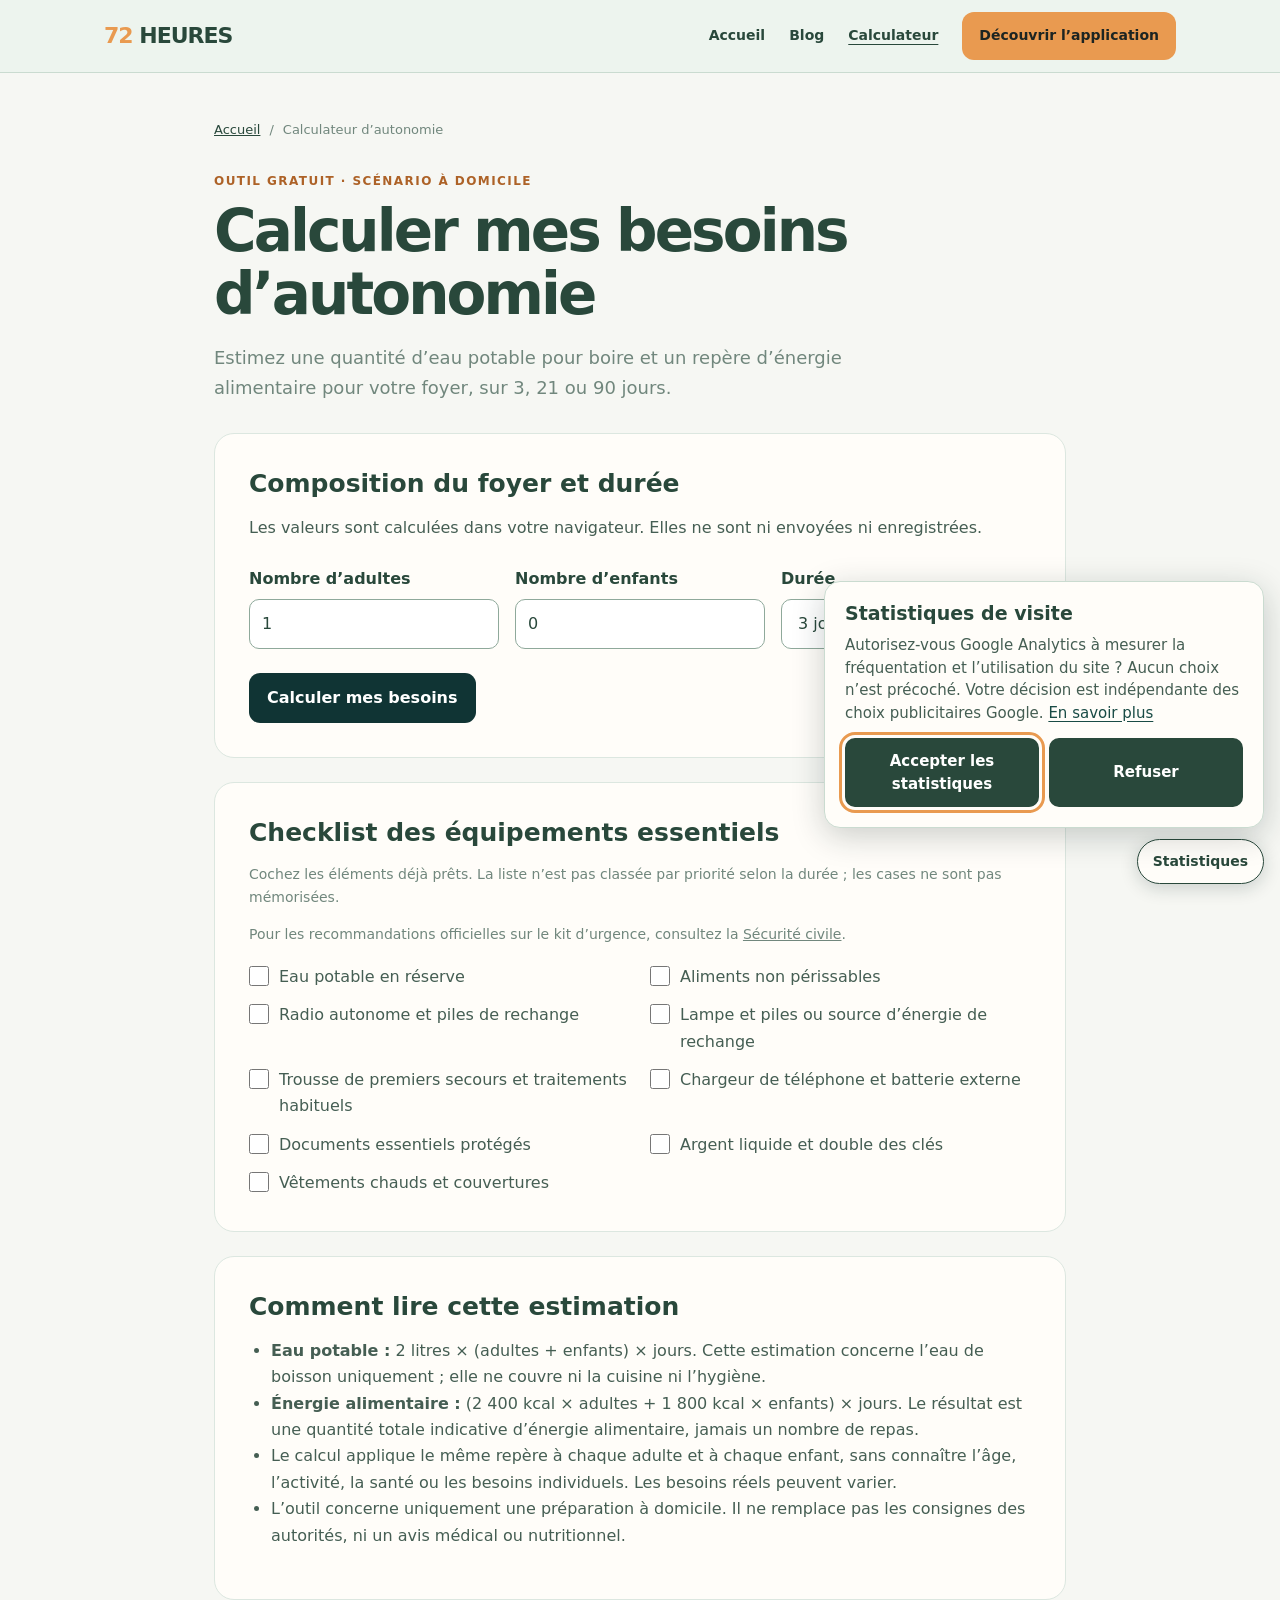
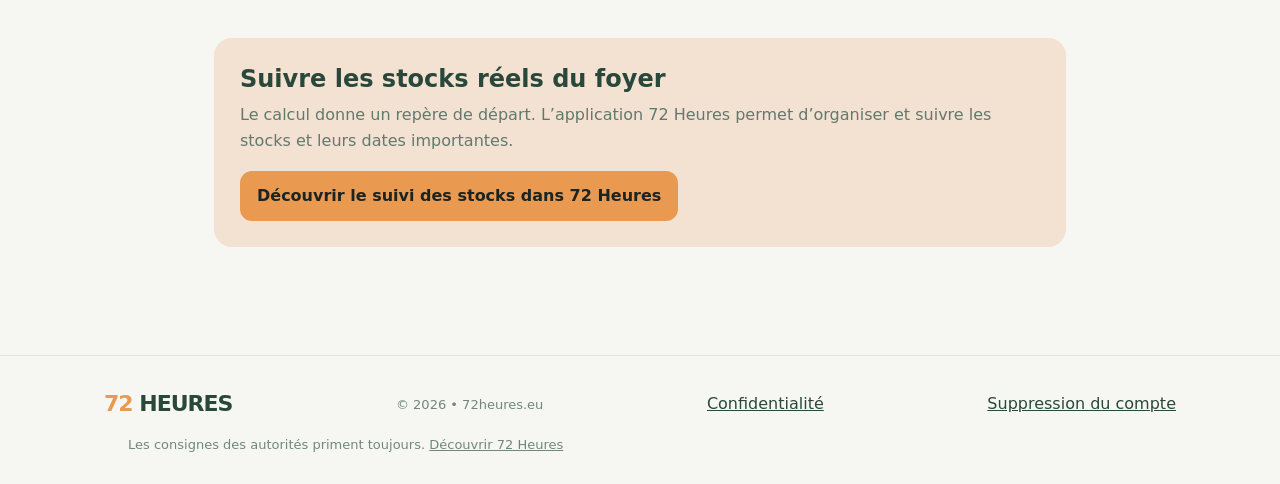
<file: calculateur-autonomie/index.html>
<!doctype html>
<html lang="fr">
<head>
  <meta charset="utf-8">
  <meta name="viewport" content="width=device-width,initial-scale=1">
  <title>Calculer mes besoins d’autonomie à domicile | 72 Heures</title>
  <meta name="description" content="Estimez les besoins en eau potable et en énergie alimentaire de votre foyer pour 3, 21 ou 90 jours à domicile.">
  <link rel="canonical" href="https://72heures.eu/calculateur-autonomie/">
  <meta property="og:type" content="website">
  <meta property="og:title" content="Calculer mes besoins d’autonomie à domicile | 72 Heures">
  <meta property="og:description" content="Un calculateur gratuit pour estimer l’eau potable et l’énergie alimentaire de votre foyer à domicile.">
  <meta property="og:url" content="https://72heures.eu/calculateur-autonomie/">
  <meta property="og:image" content="https://72heures.eu/assets/icon-only.png">
  <meta property="og:locale" content="fr_FR">
  <meta name="twitter:card" content="summary_large_image">
  <meta name="twitter:title" content="Calculer mes besoins d’autonomie à domicile | 72 Heures">
  <meta name="twitter:description" content="Estimez les besoins en eau potable et en énergie alimentaire de votre foyer pour 3, 21 ou 90 jours à domicile.">
  <meta name="twitter:image" content="https://72heures.eu/assets/icon-only.png">
  <link rel="icon" type="image/png" href="/assets/icon-only.png">
  <link rel="stylesheet" href="/assets/blog.css">
  <style>
    .tool-page { max-width: 900px; }
    .tool-header { margin-bottom: 30px; }
    .tool-header h1 { margin: 8px 0 14px; font-size: clamp(38px, 7vw, 58px); line-height: 1.08; letter-spacing: -.05em; }
    .tool-header p:last-child { max-width: 720px; color: var(--muted); font-size: 18px; }
    .tool-panel, .result-panel, .checklist-panel, .limits-panel { padding: clamp(22px, 4vw, 34px); border: 1px solid var(--line); border-radius: 20px; background: var(--paper); }
    .tool-panel h2, .result-panel h2, .checklist-panel h2, .limits-panel h2 { margin: 0 0 12px; font-size: 25px; line-height: 1.25; }
    .tool-panel > p, .limits-panel p { color: #455e53; }
    .input-grid { display: grid; grid-template-columns: repeat(3, minmax(0, 1fr)); gap: 16px; margin: 24px 0; }
    .field label { display: block; margin-bottom: 7px; font-weight: 800; }
    .field input, .field select { width: 100%; min-height: 50px; padding: 10px 12px; border: 1px solid #8fa99b; border-radius: 10px; background: white; color: var(--ink); font: inherit; }
    .field input:focus-visible, .field select:focus-visible, .calculate-button:focus-visible, .check-item input:focus-visible, .site-nav a:focus-visible, .site-footer a:focus-visible { outline: 3px solid #a45b23; outline-offset: 3px; }
    .calculate-button { min-height: 50px; padding: 12px 18px; border: 0; border-radius: 11px; background: var(--forest); color: white; font: inherit; font-weight: 800; cursor: pointer; }
    .calculate-button:hover { background: #194b45; }
    .form-message { margin: 14px 0 0; padding: 12px 14px; border-left: 4px solid #a45b23; background: #fff2e7; color: #56331c; }
    .result-panel { margin-top: 24px; background: #eef4ef; }
    .result-grid { display: grid; grid-template-columns: repeat(2, minmax(0, 1fr)); gap: 14px; margin: 18px 0; }
    .result-card { padding: 18px; border-radius: 14px; background: white; }
    .result-card h3 { margin: 0 0 8px; font-size: 16px; }
    .result-value { display: block; color: var(--forest); font-size: clamp(27px, 5vw, 38px); font-weight: 900; line-height: 1.15; }
    .result-note, .small-note { color: var(--muted); font-size: 14px; }
    .checklist-panel, .limits-panel { margin-top: 24px; }
    .checklist { display: grid; grid-template-columns: repeat(2, minmax(0, 1fr)); gap: 12px 20px; margin: 18px 0 0; padding: 0; list-style: none; }
    .check-item { display: flex; align-items: flex-start; gap: 10px; color: #455e53; }
    .check-item input { width: 20px; height: 20px; flex: 0 0 auto; margin: 2px 0 0; accent-color: var(--forest); }
    .limits-panel ul { padding-left: 22px; color: #455e53; }
    .site-nav a[aria-current="page"] { text-decoration: underline; text-underline-offset: 4px; }
    @media (max-width: 640px) {
      .input-grid, .result-grid, .checklist { grid-template-columns: 1fr; }
      .tool-header h1 { font-size: 42px; }
      .calculate-button { width: 100%; }
    }
  </style>
  <link rel="stylesheet" href="/assets/analytics-consent.css">
</head>
<body>
  <header class="site-header">
    <div class="site-nav">
      <a class="brand" href="/" aria-label="72 Heures, accueil"><b>72</b> HEURES</a>
      <nav aria-label="Navigation principale">
        <a href="/">Accueil</a>
        <a href="/blog/">Blog</a>
        <a href="/calculateur-autonomie/" aria-current="page">Calculateur</a>
        <a class="nav-cta" href="/#projet">Découvrir l’application</a>
      </nav>
    </div>
  </header>

  <main class="page-wrap tool-page">
    <nav class="breadcrumbs" aria-label="Fil d’Ariane"><a href="/">Accueil</a><span aria-hidden="true">/</span><span aria-current="page">Calculateur d’autonomie</span></nav>
    <header class="tool-header">
      <p class="eyebrow">Outil gratuit · scénario à domicile</p>
      <h1>Calculer mes besoins d’autonomie</h1>
      <p>Estimez une quantité d’eau potable pour boire et un repère d’énergie alimentaire pour votre foyer, sur 3, 21 ou 90 jours.</p>
    </header>

    <section class="tool-panel" aria-labelledby="calculator-title">
      <h2 id="calculator-title">Composition du foyer et durée</h2>
      <p>Les valeurs sont calculées dans votre navigateur. Elles ne sont ni envoyées ni enregistrées.</p>
      <div class="input-grid" role="group" aria-label="Paramètres du calcul">
        <div class="field">
          <label for="adults">Nombre d’adultes</label>
          <input id="adults" name="adults" type="number" min="0" step="1" value="1" inputmode="numeric" required>
        </div>
        <div class="field">
          <label for="children">Nombre d’enfants</label>
          <input id="children" name="children" type="number" min="0" step="1" value="0" inputmode="numeric" required>
        </div>
        <div class="field">
          <label for="days">Durée</label>
          <select id="days" name="days">
            <option value="3">3 jours</option>
            <option value="21">21 jours</option>
            <option value="90">90 jours</option>
          </select>
        </div>
      </div>
      <button class="calculate-button" id="calculate" type="button">Calculer mes besoins</button>
      <p class="form-message" id="form-message" role="alert" hidden></p>
    </section>

    <section class="result-panel" id="results" aria-labelledby="results-title" aria-live="polite" hidden>
      <h2 id="results-title">Estimation pour votre foyer</h2>
      <p id="result-summary"></p>
      <div class="result-grid">
        <article class="result-card">
          <h3>Eau potable estimée <span class="small-note">(boisson)</span></h3>
          <output class="result-value" id="water-result"></output>
          <p class="result-note">Ce volume ne couvre pas la cuisine ni l’hygiène.</p>
        </article>
        <article class="result-card">
          <h3>Énergie alimentaire estimée</h3>
          <output class="result-value" id="energy-result"></output>
          <p class="result-note">Un repère en kilocalories (kcal), pas un nombre de repas.</p>
        </article>
      </div>
      <p class="small-note">Ces résultats appliquent les hypothèses indiquées ci-dessous ; ils ne constituent pas une prescription nutritionnelle ou sanitaire.</p>
    </section>

    <section class="checklist-panel" aria-labelledby="checklist-title">
      <h2 id="checklist-title">Checklist des équipements essentiels</h2>
      <p class="small-note">Cochez les éléments déjà prêts. La liste n’est pas classée par priorité selon la durée ; les cases ne sont pas mémorisées.</p>
      <p class="small-note">Pour les recommandations officielles sur le kit d’urgence, consultez la <a href="https://www.securite-civile.interieur.gouv.fr/reagir/comment-se-preparer-face-aux-risques/kit-durgence" target="_blank" rel="noopener noreferrer">Sécurité civile</a>.</p>
      <ul class="checklist">
        <li><label class="check-item"><input type="checkbox">Eau potable en réserve</label></li>
        <li><label class="check-item"><input type="checkbox">Aliments non périssables</label></li>
        <li><label class="check-item"><input type="checkbox">Radio autonome et piles de rechange</label></li>
        <li><label class="check-item"><input type="checkbox">Lampe et piles ou source d’énergie de rechange</label></li>
        <li><label class="check-item"><input type="checkbox">Trousse de premiers secours et traitements habituels</label></li>
        <li><label class="check-item"><input type="checkbox">Chargeur de téléphone et batterie externe</label></li>
        <li><label class="check-item"><input type="checkbox">Documents essentiels protégés</label></li>
        <li><label class="check-item"><input type="checkbox">Argent liquide et double des clés</label></li>
        <li><label class="check-item"><input type="checkbox">Vêtements chauds et couvertures</label></li>
      </ul>
    </section>

    <section class="limits-panel" aria-labelledby="method-title">
      <h2 id="method-title">Comment lire cette estimation</h2>
      <ul>
        <li><strong>Eau potable :</strong> 2 litres × (adultes + enfants) × jours. Cette estimation concerne l’eau de boisson uniquement ; elle ne couvre ni la cuisine ni l’hygiène.</li>
        <li><strong>Énergie alimentaire :</strong> (2&nbsp;400 kcal × adultes + 1&nbsp;800 kcal × enfants) × jours. Le résultat est une quantité totale indicative d’énergie alimentaire, jamais un nombre de repas.</li>
        <li>Le calcul applique le même repère à chaque adulte et à chaque enfant, sans connaître l’âge, l’activité, la santé ou les besoins individuels. Les besoins réels peuvent varier.</li>
        <li>L’outil concerne uniquement une préparation à domicile. Il ne remplace pas les consignes des autorités, ni un avis médical ou nutritionnel.</li>
      </ul>
    </section>

    <aside class="app-cta">
      <h2>Suivre les stocks réels du foyer</h2>
      <p>Le calcul donne un repère de départ. L’application 72 Heures permet d’organiser et suivre les stocks et leurs dates importantes.</p>
      <a href="/#projet">Découvrir le suivi des stocks dans 72 Heures</a>
    </aside>
  </main>

  <footer class="site-footer">
    <div class="site-nav"><a class="brand" href="/"><b>72</b> HEURES</a><span>© 2026 • 72heures.eu</span><a href="/confidentialite/">Confidentialité</a><a href="/suppression-compte/">Suppression du compte</a></div>
    <p>Les consignes des autorités priment toujours. <a href="/">Découvrir 72 Heures</a></p>
  </footer>

  <script>
    function calculateNeeds(adults, children, days) {
      if (![adults, children, days].every(Number.isSafeInteger) || adults < 0 || children < 0 || ![3, 21, 90].includes(days)) {
        throw new Error('Saisissez des nombres entiers valides et choisissez une durée proposée.');
      }
      const people = adults + children;
      if (!Number.isSafeInteger(people) || people < 1) {
        throw new Error('Le foyer doit comprendre au moins un adulte ou un enfant.');
      }
      const waterLiters = 2 * people * days;
      const foodKcal = (2400 * adults + 1800 * children) * days;
      if (!Number.isSafeInteger(waterLiters) || !Number.isSafeInteger(foodKcal)) {
        throw new Error('Les valeurs saisies dépassent la plage de calcul exacte.');
      }
      return { people, days, waterLiters, foodKcal };
    }

    const adultsInput = document.getElementById('adults');
    const childrenInput = document.getElementById('children');
    const daysInput = document.getElementById('days');
    const calculateButton = document.getElementById('calculate');
    const message = document.getElementById('form-message');
    const results = document.getElementById('results');
    const numberFormat = new Intl.NumberFormat('fr-FR');

    function clearPreviousResult() {
      message.hidden = true;
      results.hidden = true;
    }

    [adultsInput, childrenInput, daysInput].forEach((input) => {
      input.addEventListener('input', clearPreviousResult);
      input.addEventListener('change', clearPreviousResult);
    });

    calculateButton.addEventListener('click', () => {
      clearPreviousResult();
      if (!adultsInput.reportValidity()) return;
      if (!childrenInput.reportValidity()) return;

      try {
        const estimate = calculateNeeds(Number(adultsInput.value), Number(childrenInput.value), Number(daysInput.value));
        document.getElementById('result-summary').textContent = `${numberFormat.format(estimate.people)} personne${estimate.people > 1 ? 's' : ''} · ${numberFormat.format(estimate.days)} jours · domicile`;
        document.getElementById('water-result').textContent = `${numberFormat.format(estimate.waterLiters)} L`;
        document.getElementById('energy-result').textContent = `${numberFormat.format(estimate.foodKcal)} kcal`;
        results.hidden = false;
      } catch (error) {
        message.textContent = error.message;
        message.hidden = false;
        adultsInput.focus();
      }
    });
  </script>
  <script src="/assets/analytics-consent.js"></script>
</body>
</html>
</file>
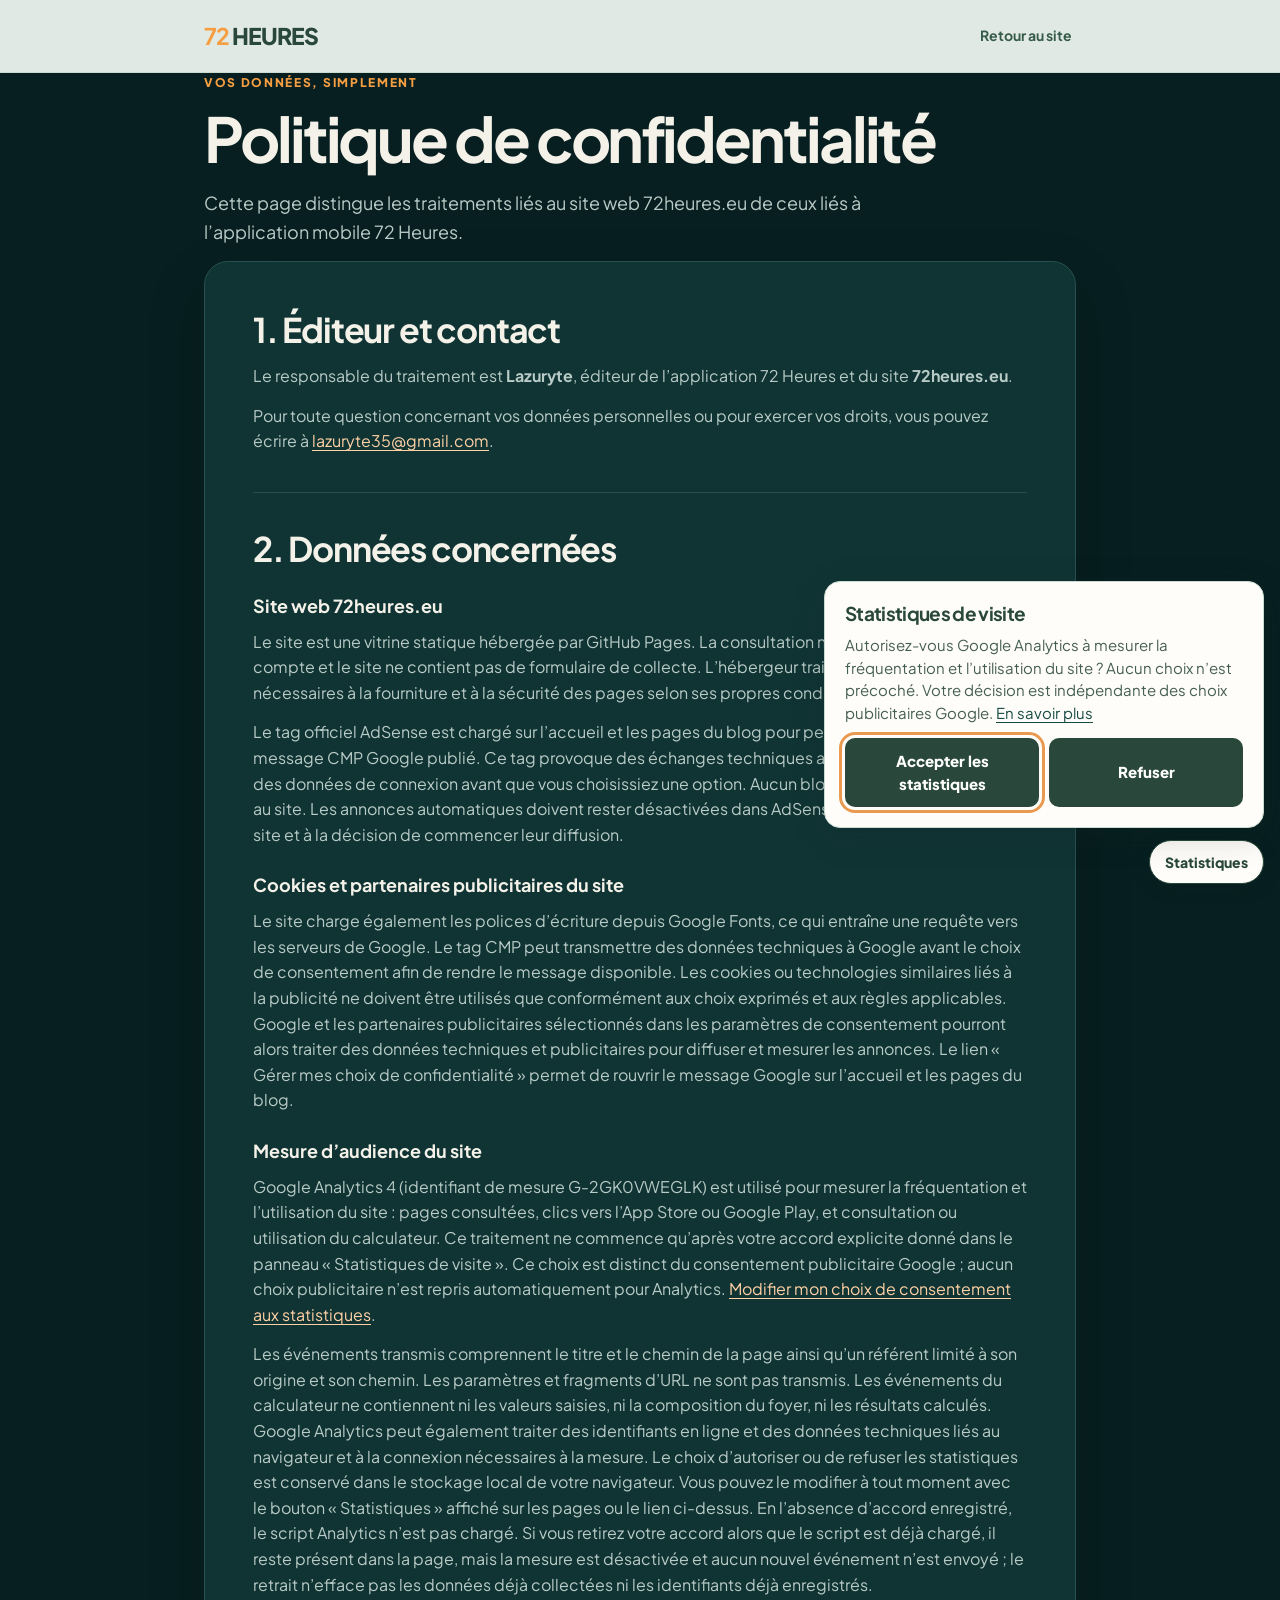
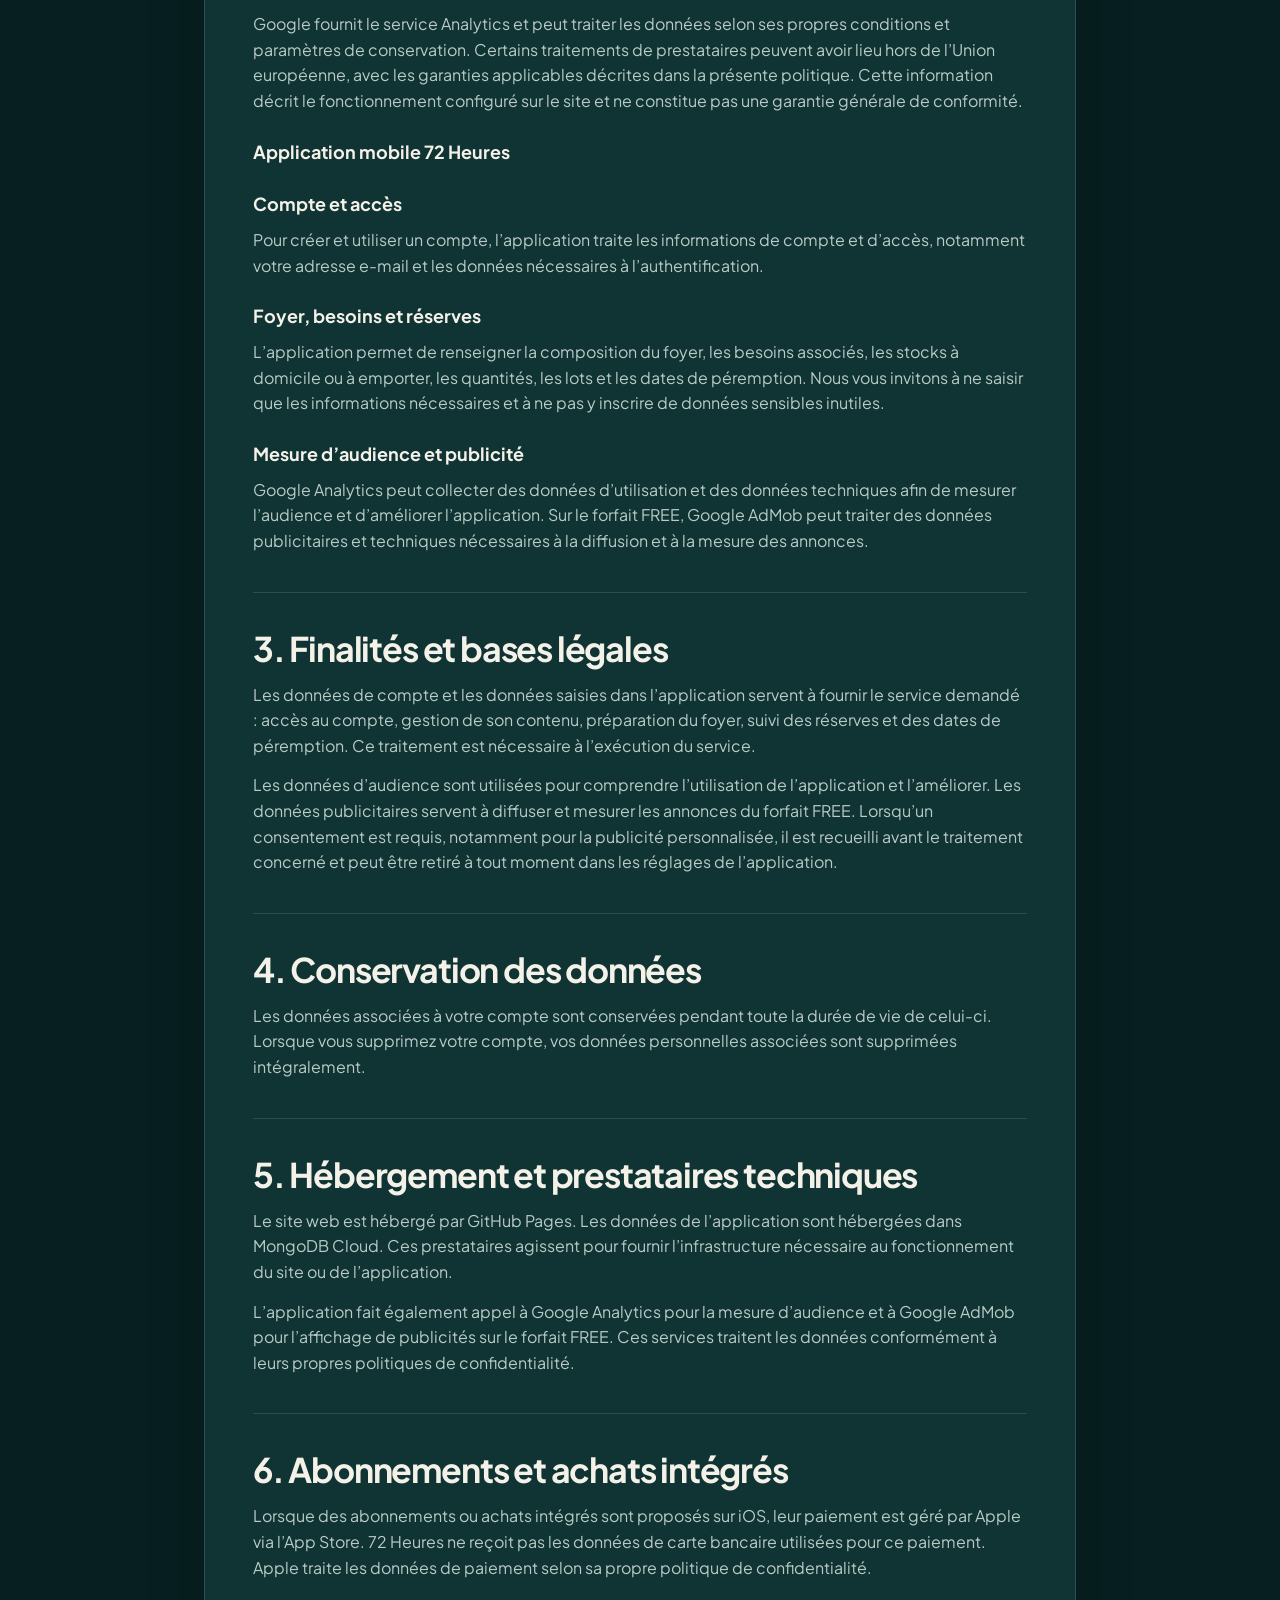
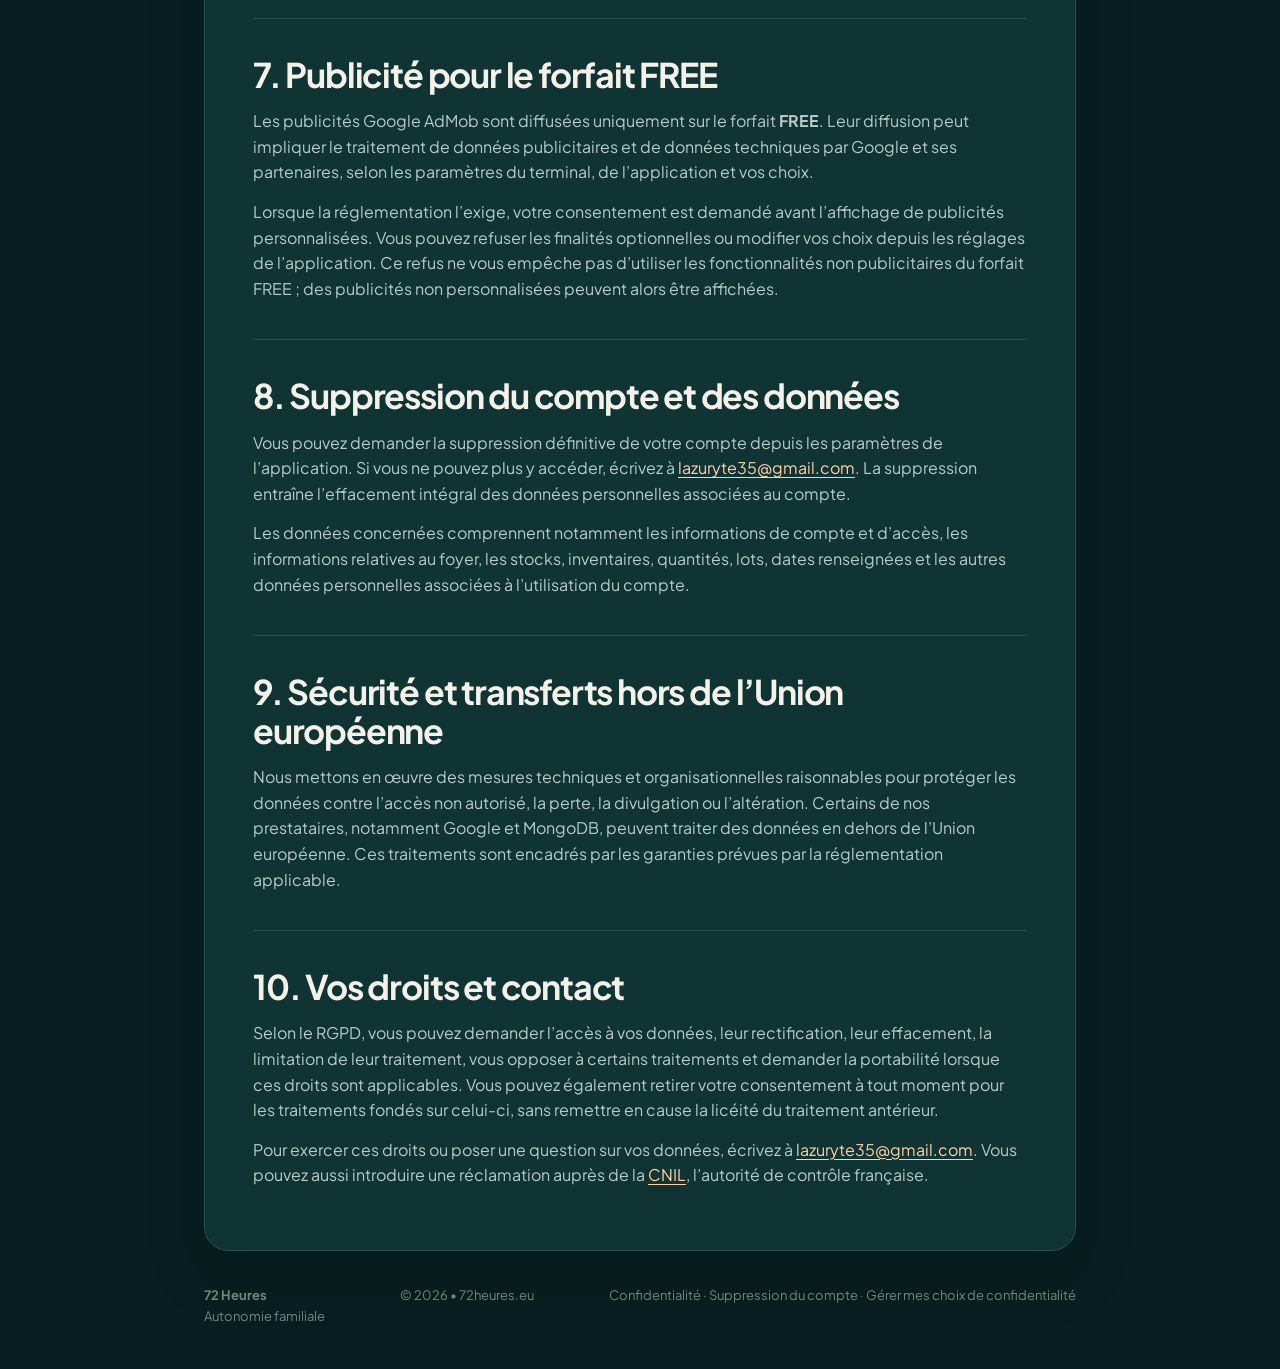
<file: confidentialite/index.html>
<!doctype html>
<html lang="fr">

<head>
    <meta charset="utf-8">
    <meta name="viewport" content="width=device-width,initial-scale=1">
    <title>Politique de confidentialité — 72 Heures</title>
    <meta name="description" content="Politique de confidentialité du site 72heures.eu et de l’application mobile 72 Heures.">
    <link rel="canonical" href="https://72heures.eu/confidentialite/">
    <meta property="og:type" content="website">
    <meta property="og:title" content="Politique de confidentialité — 72 Heures">
    <meta property="og:description" content="Informations sur les données personnelles traitées par le site 72heures.eu et l’application mobile 72 Heures.">
    <meta property="og:url" content="https://72heures.eu/confidentialite/">
    <meta property="og:image" content="https://72heures.eu/assets/icon-only.png">
    <meta property="og:locale" content="fr_FR">
    <meta name="twitter:card" content="summary_large_image">
    <meta name="twitter:title" content="Politique de confidentialité — 72 Heures">
    <meta name="twitter:description" content="Informations sur les données personnelles traitées par le site 72heures.eu et l’application mobile 72 Heures.">
    <meta name="twitter:image" content="https://72heures.eu/assets/icon-only.png">
    <link rel="icon" type="image/png" href="../assets/icon-only.png">
    <link rel="apple-touch-icon" href="../assets/icon-only.png">
    <link rel="preconnect" href="https://fonts.googleapis.com">
    <link rel="preconnect" href="https://fonts.gstatic.com" crossorigin>
    <link href="https://fonts.googleapis.com/css2?family=Plus+Jakarta+Sans:wght@400;500;600;700;800&amp;display=swap" rel="stylesheet">
    <style>
        :root { --bg:#071f20; --card:#103434; --ink:#f4f1e8; --muted:#b9cbc6; --accent:#f59e42; --line:#295050; --light:#f6f2e9; --dark:#102525 }
        * { box-sizing:border-box }
        html { scroll-behavior:smooth }
        body { margin:0; font-family:"Plus Jakarta Sans",ui-sans-serif,system-ui,-apple-system,BlinkMacSystemFont,"Segoe UI",sans-serif; color:var(--ink); background:var(--bg); line-height:1.6 }
        a { color:inherit; text-decoration:none }
        .wrap { max-width:920px; margin:auto; padding:0 24px }
        .nav { background:#EEF4EFf2; border-bottom:1px solid #CADBD0 }
        .navin { height:72px; display:flex; align-items:center; justify-content:space-between; gap:20px }
        .brand { color:#29483B; font-size:23px; font-weight:900; letter-spacing:-1px }
        .brand b { color:var(--accent) }
        .back { color:#365B4B; font-size:14px; font-weight:700; padding:9px 4px; border-bottom:2px solid transparent }
        .back:hover { color:#29483B; border-bottom-color:#E9A56A }
        .back:focus-visible, .content a:focus-visible { outline:3px solid var(--accent); outline-offset:4px }
        main { padding:64px 0 52px }
        .eyebrow { color:var(--accent); font-size:12px; font-weight:800; letter-spacing:.14em; text-transform:uppercase }
        h1 { margin:14px 0 18px; font-size:clamp(40px,6vw,62px); line-height:1.05; letter-spacing:-.05em }
        .intro { max-width:720px; color:var(--muted); font-size:18px }
        .notice { margin:32px 0; padding:18px 20px; border:1px solid #6d875f; border-radius:16px; background:#173b37; color:#e6f0df }
        .content { padding:clamp(26px,5vw,48px); border:1px solid var(--line); border-radius:24px; background:var(--card); box-shadow:0 24px 58px rgba(0,0,0,.18) }
        .content section + section { margin-top:38px; padding-top:36px; border-top:1px solid var(--line) }
        h2 { margin:0 0 14px; font-size:clamp(25px,4vw,34px); line-height:1.15; letter-spacing:-.035em }
        h3 { margin:24px 0 8px; font-size:18px }
        p, li { color:var(--muted) }
        p { margin:0 0 14px }
        ul { margin:0 0 14px; padding-left:22px }
        li + li { margin-top:8px }
        .content a { color:#ffd1a4; text-decoration:underline; text-underline-offset:3px }
        footer { padding:34px 0 42px; color:#71877D; font-size:13px }
        .foot { display:flex; justify-content:space-between; gap:20px; flex-wrap:wrap }
        @media (max-width:560px) { .wrap { padding:0 18px } main { padding:42px 0 32px } .content { border-radius:20px } }
    </style>
  <link rel="stylesheet" href="/assets/analytics-consent.css">
</head>

<body>
    <nav class="nav" aria-label="Navigation principale">
        <div class="wrap navin">
            <a class="brand" href="/" aria-label="72 Heures, accueil"><b>72</b> HEURES</a>
            <a class="back" href="/">Retour au site</a>
        </div>
    </nav>
    <main class="wrap">
        <div class="eyebrow">Vos données, simplement</div>
        <h1>Politique de confidentialité</h1>
        <p class="intro">Cette page distingue les traitements liés au site web 72heures.eu de ceux liés à l’application mobile 72 Heures.</p>

        <article class="content">
            <section>
                <h2>1. Éditeur et contact</h2>
                <p>Le responsable du traitement est <strong>Lazuryte</strong>, éditeur de l’application 72 Heures et du site <strong>72heures.eu</strong>.</p>
                <p>Pour toute question concernant vos données personnelles ou pour exercer vos droits, vous pouvez écrire à <a href="mailto:lazuryte35@gmail.com">lazuryte35@gmail.com</a>.</p>
            </section>

            <section>
                <h2>2. Données concernées</h2>
                <h3>Site web 72heures.eu</h3>
                <p>Le site est une vitrine statique hébergée par GitHub Pages. La consultation ne nécessite pas de compte et le site ne contient pas de formulaire de collecte. L’hébergeur traite les données techniques nécessaires à la fourniture et à la sécurité des pages selon ses propres conditions de confidentialité.</p>
                <p>Le tag officiel AdSense est chargé sur l’accueil et les pages du blog pour permettre l’affichage du message CMP Google publié. Ce tag provoque des échanges techniques avec Google et peut traiter des données de connexion avant que vous choisissiez une option. Aucun bloc publicitaire n’est intégré au site. Les annonces automatiques doivent rester désactivées dans AdSense jusqu’à l’approbation du site et à la décision de commencer leur diffusion.</p>
                <h3>Cookies et partenaires publicitaires du site</h3>
                <p>Le site charge également les polices d’écriture depuis Google Fonts, ce qui entraîne une requête vers les serveurs de Google. Le tag CMP peut transmettre des données techniques à Google avant le choix de consentement afin de rendre le message disponible. Les cookies ou technologies similaires liés à la publicité ne doivent être utilisés que conformément aux choix exprimés et aux règles applicables. Google et les partenaires publicitaires sélectionnés dans les paramètres de consentement pourront alors traiter des données techniques et publicitaires pour diffuser et mesurer les annonces. Le lien « Gérer mes choix de confidentialité » permet de rouvrir le message Google sur l’accueil et les pages du blog.</p>
                <h3>Mesure d’audience du site</h3>
                <p>Google Analytics 4 (identifiant de mesure G-2GK0VWEGLK) est utilisé pour mesurer la fréquentation et l’utilisation du site : pages consultées, clics vers l’App Store ou Google Play, et consultation ou utilisation du calculateur. Ce traitement ne commence qu’après votre accord explicite donné dans le panneau « Statistiques de visite ». Ce choix est distinct du consentement publicitaire Google ; aucun choix publicitaire n’est repris automatiquement pour Analytics. <a href="#analytics-consent-panel" data-open-analytics-settings>Modifier mon choix de consentement aux statistiques</a>.</p>
                <p>Les événements transmis comprennent le titre et le chemin de la page ainsi qu’un référent limité à son origine et son chemin. Les paramètres et fragments d’URL ne sont pas transmis. Les événements du calculateur ne contiennent ni les valeurs saisies, ni la composition du foyer, ni les résultats calculés. Google Analytics peut également traiter des identifiants en ligne et des données techniques liés au navigateur et à la connexion nécessaires à la mesure. Le choix d’autoriser ou de refuser les statistiques est conservé dans le stockage local de votre navigateur. Vous pouvez le modifier à tout moment avec le bouton « Statistiques » affiché sur les pages ou le lien ci-dessus. En l’absence d’accord enregistré, le script Analytics n’est pas chargé. Si vous retirez votre accord alors que le script est déjà chargé, il reste présent dans la page, mais la mesure est désactivée et aucun nouvel événement n’est envoyé ; le retrait n’efface pas les données déjà collectées ni les identifiants déjà enregistrés.</p>
                <p>Google fournit le service Analytics et peut traiter les données selon ses propres conditions et paramètres de conservation. Certains traitements de prestataires peuvent avoir lieu hors de l’Union européenne, avec les garanties applicables décrites dans la présente politique. Cette information décrit le fonctionnement configuré sur le site et ne constitue pas une garantie générale de conformité.</p>
                <h3>Application mobile 72 Heures</h3>
                <h3>Compte et accès</h3>
                <p>Pour créer et utiliser un compte, l’application traite les informations de compte et d’accès, notamment votre adresse e-mail et les données nécessaires à l’authentification.</p>
                <h3>Foyer, besoins et réserves</h3>
                <p>L’application permet de renseigner la composition du foyer, les besoins associés, les stocks à domicile ou à emporter, les quantités, les lots et les dates de péremption. Nous vous invitons à ne saisir que les informations nécessaires et à ne pas y inscrire de données sensibles inutiles.</p>
                <h3>Mesure d’audience et publicité</h3>
                <p>Google Analytics peut collecter des données d’utilisation et des données techniques afin de mesurer l’audience et d’améliorer l’application. Sur le forfait FREE, Google AdMob peut traiter des données publicitaires et techniques nécessaires à la diffusion et à la mesure des annonces.</p>
            </section>

            <section>
                <h2>3. Finalités et bases légales</h2>
                <p>Les données de compte et les données saisies dans l’application servent à fournir le service demandé : accès au compte, gestion de son contenu, préparation du foyer, suivi des réserves et des dates de péremption. Ce traitement est nécessaire à l’exécution du service.</p>
                <p>Les données d’audience sont utilisées pour comprendre l’utilisation de l’application et l’améliorer. Les données publicitaires servent à diffuser et mesurer les annonces du forfait FREE. Lorsqu’un consentement est requis, notamment pour la publicité personnalisée, il est recueilli avant le traitement concerné et peut être retiré à tout moment dans les réglages de l’application.</p>
            </section>

            <section>
                <h2>4. Conservation des données</h2>
                <p>Les données associées à votre compte sont conservées pendant toute la durée de vie de celui-ci. Lorsque vous supprimez votre compte, vos données personnelles associées sont supprimées intégralement.</p>
            </section>

            <section>
                <h2>5. Hébergement et prestataires techniques</h2>
                <p>Le site web est hébergé par GitHub Pages. Les données de l’application sont hébergées dans MongoDB Cloud. Ces prestataires agissent pour fournir l’infrastructure nécessaire au fonctionnement du site ou de l’application.</p>
                <p>L’application fait également appel à Google Analytics pour la mesure d’audience et à Google AdMob pour l’affichage de publicités sur le forfait FREE. Ces services traitent les données conformément à leurs propres politiques de confidentialité.</p>
            </section>

            <section>
                <h2>6. Abonnements et achats intégrés</h2>
                <p>Lorsque des abonnements ou achats intégrés sont proposés sur iOS, leur paiement est géré par Apple via l’App Store. 72 Heures ne reçoit pas les données de carte bancaire utilisées pour ce paiement. Apple traite les données de paiement selon sa propre politique de confidentialité.</p>
            </section>

            <section>
                <h2>7. Publicité pour le forfait FREE</h2>
                <p>Les publicités Google AdMob sont diffusées uniquement sur le forfait <strong>FREE</strong>. Leur diffusion peut impliquer le traitement de données publicitaires et de données techniques par Google et ses partenaires, selon les paramètres du terminal, de l’application et vos choix.</p>
                <p>Lorsque la réglementation l’exige, votre consentement est demandé avant l’affichage de publicités personnalisées. Vous pouvez refuser les finalités optionnelles ou modifier vos choix depuis les réglages de l’application. Ce refus ne vous empêche pas d’utiliser les fonctionnalités non publicitaires du forfait FREE ; des publicités non personnalisées peuvent alors être affichées.</p>
            </section>

            <section>
                <h2>8. Suppression du compte et des données</h2>
                <p>Vous pouvez demander la suppression définitive de votre compte depuis les paramètres de l’application. Si vous ne pouvez plus y accéder, écrivez à <a href="mailto:lazuryte35@gmail.com">lazuryte35@gmail.com</a>. La suppression entraîne l’effacement intégral des données personnelles associées au compte.</p>
                <p>Les données concernées comprennent notamment les informations de compte et d’accès, les informations relatives au foyer, les stocks, inventaires, quantités, lots, dates renseignées et les autres données personnelles associées à l’utilisation du compte.</p>
            </section>

            <section>
                <h2>9. Sécurité et transferts hors de l’Union européenne</h2>
                <p>Nous mettons en œuvre des mesures techniques et organisationnelles raisonnables pour protéger les données contre l’accès non autorisé, la perte, la divulgation ou l’altération. Certains de nos prestataires, notamment Google et MongoDB, peuvent traiter des données en dehors de l’Union européenne. Ces traitements sont encadrés par les garanties prévues par la réglementation applicable.</p>
            </section>

            <section>
                <h2>10. Vos droits et contact</h2>
                <p>Selon le RGPD, vous pouvez demander l’accès à vos données, leur rectification, leur effacement, la limitation de leur traitement, vous opposer à certains traitements et demander la portabilité lorsque ces droits sont applicables. Vous pouvez également retirer votre consentement à tout moment pour les traitements fondés sur celui-ci, sans remettre en cause la licéité du traitement antérieur.</p>
                <p>Pour exercer ces droits ou poser une question sur vos données, écrivez à <a href="mailto:lazuryte35@gmail.com">lazuryte35@gmail.com</a>. Vous pouvez aussi introduire une réclamation auprès de la <a href="https://www.cnil.fr/" rel="noopener noreferrer" target="_blank">CNIL</a>, l’autorité de contrôle française.</p>
            </section>
        </article>
    </main>
    <footer>
        <div class="wrap foot">
            <div><strong>72 Heures</strong><br>Autonomie familiale</div>
            <div>© 2026 • 72heures.eu</div>
            <div><a href="/confidentialite/" aria-current="page">Confidentialité</a> · <a href="/suppression-compte/">Suppression du compte</a> · <a href="/#privacy-settings">Gérer mes choix de confidentialité</a></div>
        </div>
    </footer>
  <script src="/assets/analytics-consent.js"></script>
</body>

</html>
</file>
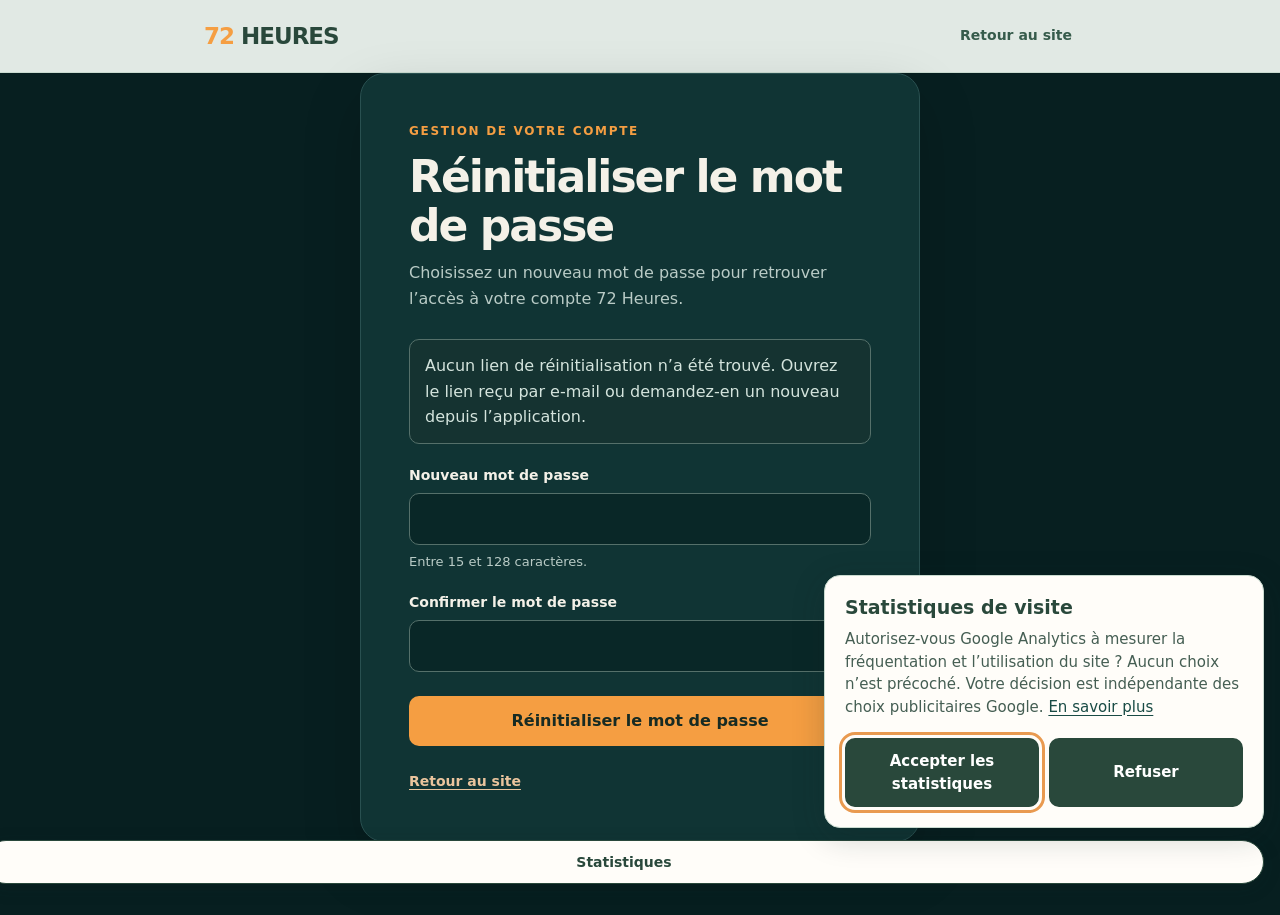
<file: reset-password/index.html>
<!doctype html>
<html lang="fr">
<head>
    <meta charset="utf-8">
    <meta name="viewport" content="width=device-width,initial-scale=1">
    <meta name="referrer" content="no-referrer">
    <meta name="robots" content="noindex,nofollow">
    <title>Réinitialiser votre mot de passe · 72 Heures</title>
    <meta name="description" content="Choisissez un nouveau mot de passe pour votre compte 72 Heures.">
    <link rel="canonical" href="https://72heures.eu/reset-password/">
    <link rel="icon" type="image/png" href="../assets/icon-only.png">
    <link rel="apple-touch-icon" href="../assets/icon-only.png">
    <style>
        :root { --bg:#071f20; --card:#103434; --ink:#f4f1e8; --muted:#b9cbc6; --accent:#f59e42; --line:#295050; --green:#29483B }
        * { box-sizing:border-box }
        body { min-height:100vh; margin:0; font-family:ui-sans-serif,system-ui,-apple-system,BlinkMacSystemFont,"Segoe UI",sans-serif; color:var(--ink); background:var(--bg); line-height:1.6 }
        a { color:inherit; text-decoration:none }
        .wrap { max-width:920px; margin:auto; padding:0 24px }
        .nav { background:#EEF4EFf2; border-bottom:1px solid #CADBD0 }
        .navin { height:72px; display:flex; align-items:center; justify-content:space-between; gap:20px }
        .brand { color:var(--green); font-size:23px; font-weight:900; letter-spacing:-1px }
        .brand b { color:var(--accent) }
        .back { color:#365B4B; font-size:14px; font-weight:700; padding:9px 4px; border-bottom:2px solid transparent }
        .back:hover { color:var(--green); border-bottom-color:#E9A56A }
        .back:focus-visible, button:focus-visible, input:focus-visible { outline:3px solid var(--accent); outline-offset:3px }
        main { min-height:calc(100vh - 174px); display:grid; place-items:center; padding:52px 0 }
        .panel { width:min(100%,560px); padding:clamp(26px,6vw,48px); border:1px solid var(--line); border-radius:24px; background:var(--card); box-shadow:0 24px 58px rgba(0,0,0,.18) }
        .eyebrow { color:var(--accent); font-size:12px; font-weight:800; letter-spacing:.14em; text-transform:uppercase }
        h1 { margin:12px 0 10px; font-size:clamp(32px,6vw,44px); line-height:1.1; letter-spacing:-.045em }
        .intro { margin:0 0 28px; color:var(--muted) }
        .fields { display:grid; gap:18px }
        label { display:block; margin-bottom:7px; font-size:14px; font-weight:700 }
        input { width:100%; min-height:50px; padding:12px 14px; border:1px solid #55706a; border-radius:10px; background:#092727; color:var(--ink); font:inherit }
        input::placeholder { color:#91aaa2 }
        .hint { margin:7px 0 0; color:var(--muted); font-size:13px }
        button { width:100%; min-height:50px; margin-top:6px; padding:12px 18px; border:0; border-radius:10px; background:var(--accent); color:#172b23; font:inherit; font-weight:800; cursor:pointer }
        button:hover:not(:disabled) { background:#ffb45d }
        button:disabled { cursor:wait; opacity:.68 }
        .message { margin:0 0 20px; padding:13px 15px; border:1px solid #7b5b3d; border-radius:10px; background:#342e25; color:#ffe0c0 }
        .message[hidden] { display:none }
        .message.success { border-color:#5d846b; background:#183b31; color:#d6f0dc }
        .message.info { border-color:#55706a; background:#153331; color:#d4e4dd }
        .secondary { display:inline-block; margin-top:24px; color:#eac49d; font-size:14px; font-weight:700; text-decoration:underline; text-underline-offset:3px }
        .secondary:focus-visible { outline:3px solid var(--accent); outline-offset:4px }
        footer { padding:22px 0 30px; color:#71877D; font-size:13px }
        .foot { display:flex; justify-content:space-between; gap:12px 20px; flex-wrap:wrap }
        footer a { text-decoration:underline; text-underline-offset:3px }
        @media (max-width:560px) { .wrap { padding:0 18px } main { padding:34px 0 } .panel { border-radius:20px } }
    </style>
    <script>
        (() => {
            const fragment = window.location.hash;
            const params = new URLSearchParams(fragment.startsWith("#") ? fragment.slice(1) : fragment);
            const token = params.get("token");
            if (fragment) window.history.replaceState(null, "", window.location.pathname + window.location.search);

            window.addEventListener("DOMContentLoaded", () => {
                const form = document.getElementById("reset-form");
                const fields = document.getElementById("password-fields");
                const message = document.getElementById("message");
                const submit = document.getElementById("submit");
                const password = document.getElementById("password");
                const confirmation = document.getElementById("confirmation");
                const validToken = typeof token === "string" && /^[a-f0-9]{64}$/.test(token);

                const showMessage = (text, kind = "error") => {
                    message.textContent = text;
                    message.className = "message" + (kind === "success" ? " success" : kind === "info" ? " info" : "");
                    message.hidden = false;
                };

                if (!validToken) {
                    fields.hidden = true;
                    showMessage(token ? "Ce lien de réinitialisation est invalide. Demandez un nouveau lien depuis l’application." : "Aucun lien de réinitialisation n’a été trouvé. Ouvrez le lien reçu par e-mail ou demandez-en un nouveau depuis l’application.", "info");
                    return;
                }

                form.addEventListener("submit", async event => {
                    event.preventDefault();
                    message.hidden = true;
                    if (password.value.length < 15 || password.value.length > 128) {
                        showMessage("Le mot de passe doit contenir entre 15 et 128 caractères.");
                        password.focus();
                        return;
                    }
                    if (password.value !== confirmation.value) {
                        showMessage("Les mots de passe ne correspondent pas.");
                        confirmation.focus();
                        return;
                    }

                    submit.disabled = true;
                    submit.textContent = "Réinitialisation en cours…";
                    try {
                        const response = await fetch("https://seven2heuresbackend.onrender.com/auth/reset-password", {
                            method: "POST",
                            mode: "cors",
                            credentials: "omit",
                            cache: "no-store",
                            referrerPolicy: "no-referrer",
                            headers: { "Content-Type": "application/json" },
                            body: JSON.stringify({ token, password: password.value, passwordConfirmation: confirmation.value })
                        });
                        let result = {};
                        try { result = await response.json(); } catch {}
                        if (response.ok) {
                            showMessage("Votre mot de passe a été réinitialisé. Vous pouvez maintenant vous connecter dans l’application.", "success");
                            form.hidden = true;
                            return;
                        }
                        if (result.code === "PASSWORD_RESET_TOKEN_INVALID") {
                            showMessage("Ce lien a expiré ou a déjà été utilisé. Demandez un nouveau lien depuis l’application.");
                        } else if (response.status === 429) {
                            showMessage("Trop de tentatives. Patientez quelques minutes, puis réessayez.");
                        } else if (response.status === 400 && result.field === "passwordConfirmation") {
                            showMessage("Les mots de passe ne correspondent pas.");
                        } else if (response.status === 400 && result.fields?.password) {
                            showMessage("Le mot de passe doit contenir entre 15 et 128 caractères.");
                        } else {
                            showMessage("La réinitialisation n’a pas abouti. Vérifiez votre connexion et réessayez.");
                        }
                    } catch {
                        showMessage("Impossible de joindre le service. Vérifiez votre connexion et réessayez.");
                    } finally {
                        if (!form.hidden) {
                            submit.disabled = false;
                            submit.textContent = "Réinitialiser le mot de passe";
                        }
                    }
                });
            }, { once: true });
        })();
    </script>
  <link rel="stylesheet" href="/assets/analytics-consent.css">
</head>
<body>
    <nav class="nav" aria-label="Navigation principale">
        <div class="wrap navin">
            <a class="brand" href="/" aria-label="72 Heures, accueil"><b>72</b> HEURES</a>
            <a class="back" href="/">Retour au site</a>
        </div>
    </nav>
    <main class="wrap">
        <section class="panel" aria-labelledby="title">
            <div class="eyebrow">Gestion de votre compte</div>
            <h1 id="title">Réinitialiser le mot de passe</h1>
            <p class="intro">Choisissez un nouveau mot de passe pour retrouver l’accès à votre compte 72 Heures.</p>
            <p id="message" class="message" role="status" aria-live="polite" hidden></p>
            <form id="reset-form" class="fields" novalidate>
                <div id="password-fields" class="fields">
                    <div>
                        <label for="password">Nouveau mot de passe</label>
                        <input id="password" name="password" type="password" autocomplete="new-password" minlength="15" maxlength="128" required>
                        <p class="hint">Entre 15 et 128 caractères.</p>
                    </div>
                    <div>
                        <label for="confirmation">Confirmer le mot de passe</label>
                        <input id="confirmation" name="passwordConfirmation" type="password" autocomplete="new-password" minlength="15" maxlength="128" required>
                    </div>
                    <button id="submit" type="submit">Réinitialiser le mot de passe</button>
                </div>
            </form>
            <a class="secondary" href="/">Retour au site</a>
        </section>
    </main>
    <footer>
        <div class="wrap foot">
            <div><strong>72 Heures</strong> · Autonomie familiale</div>
            <div>© 2026 • 72heures.eu</div>
            <div><a href="/confidentialite/">Confidentialité</a></div>
        </div>
    </footer>
  <script src="/assets/analytics-consent.js"></script>
</body>
</html>
</file>
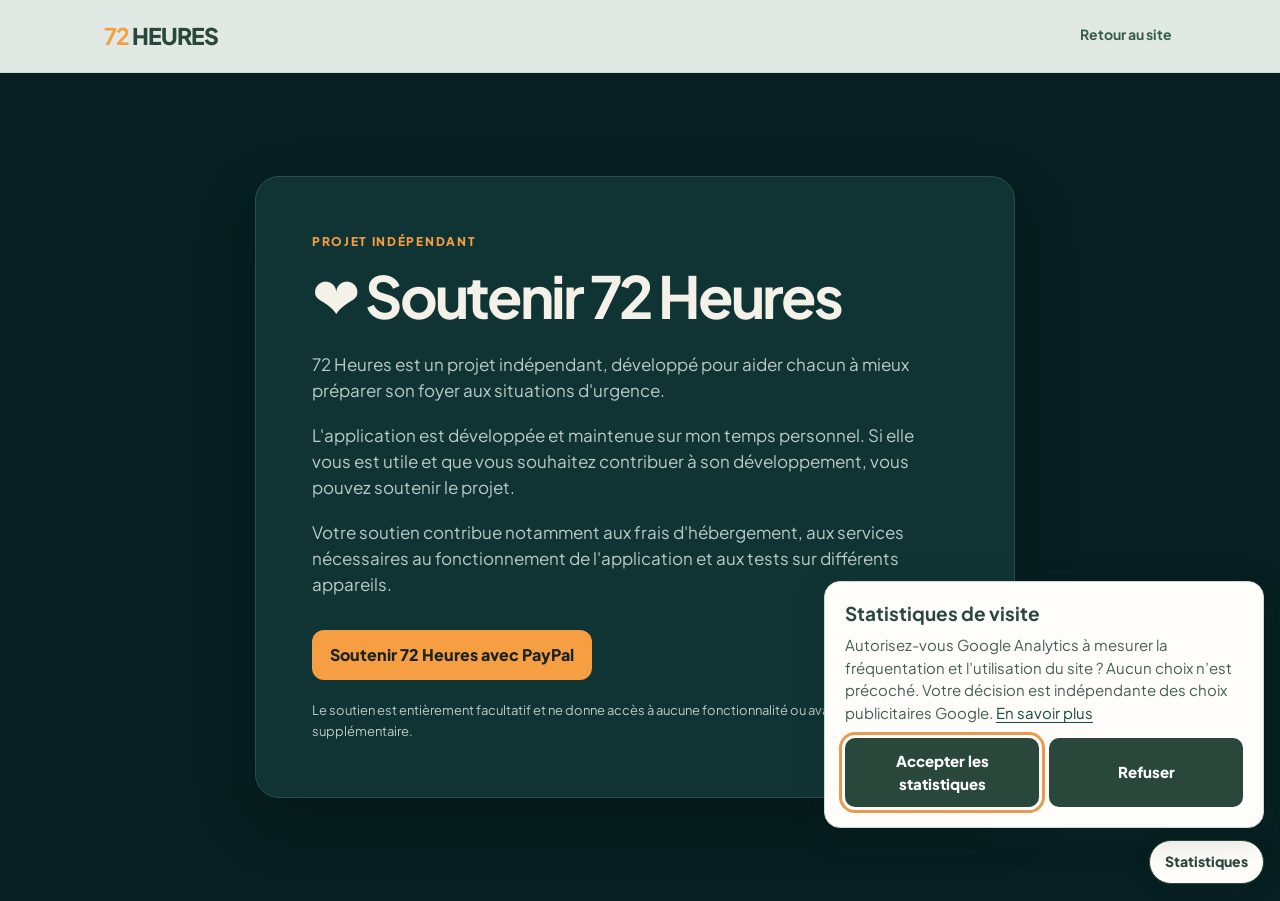
<file: soutenir/index.html>
<!doctype html>
<html lang="fr">

<head>
    <meta charset="utf-8">
    <meta name="viewport" content="width=device-width,initial-scale=1">
    <title>Soutenir 72 Heures — Application d’autonomie familiale</title>
    <meta name="description" content="Soutenez le développement indépendant de 72 Heures, une application mobile d’aide à la préparation personnelle et familiale.">
    <link rel="canonical" href="https://72heures.eu/soutenir/">
    <meta property="og:type" content="website">
    <meta property="og:title" content="Soutenir 72 Heures — Application d’autonomie familiale">
    <meta property="og:description" content="Soutenez le développement indépendant de 72 Heures, une application mobile d’aide à la préparation personnelle et familiale.">
    <meta property="og:url" content="https://72heures.eu/soutenir/">
    <meta property="og:image" content="https://72heures.eu/assets/icon-only.png">
    <meta property="og:locale" content="fr_FR">
    <meta name="twitter:card" content="summary_large_image">
    <meta name="twitter:title" content="Soutenir 72 Heures — Application d’autonomie familiale">
    <meta name="twitter:description" content="Soutenez le développement indépendant de 72 Heures, une application mobile d’aide à la préparation personnelle et familiale.">
    <meta name="twitter:image" content="https://72heures.eu/assets/icon-only.png">
    <link rel="icon" type="image/png" href="../assets/icon-only.png">
    <link rel="apple-touch-icon" href="../assets/icon-only.png">
    <link rel="preconnect" href="https://fonts.googleapis.com">
    <link rel="preconnect" href="https://fonts.gstatic.com" crossorigin>
    <link href="https://fonts.googleapis.com/css2?family=Plus+Jakarta+Sans:wght@400;500;600;700;800&amp;display=swap"
        rel="stylesheet">
    <style>
        :root { --bg: #071f20; --ink: #f4f1e8; --muted: #b9cbc6; --accent: #f59e42; --line: #295050; --dark: #102525 }
        * { box-sizing: border-box }
        body { min-height: 100vh; margin: 0; font-family: "Plus Jakarta Sans", ui-sans-serif, system-ui, -apple-system, BlinkMacSystemFont, "Segoe UI", sans-serif; color: var(--ink); background: var(--bg); line-height: 1.55 }
        a { color: inherit; text-decoration: none }
        .wrap { max-width: 1120px; margin: auto; padding: 0 24px }
        .nav { background: #EEF4EFf2; border-bottom: 1px solid #CADBD0 }
        .navin { height: 72px; display: flex; align-items: center; justify-content: space-between }
        .brand { color: #29483B; font-size: 23px; font-weight: 900; letter-spacing: -1px }
        .brand b { color: var(--accent) }
        .back { color: #365B4B; font-size: 14px; font-weight: 700; padding: 9px 4px; border-bottom: 2px solid transparent }
        .back:hover { color: #29483B; border-bottom-color: #E9A56A }
        main { display: grid; min-height: calc(100vh - 72px); place-items: center; padding: 56px 0 }
        .support-card { width: min(100%, 760px); padding: clamp(30px, 6vw, 56px); border: 1px solid var(--line); border-radius: 24px; background: #103434; box-shadow: 0 24px 58px rgba(0, 0, 0, .22) }
        .eyebrow { color: var(--accent); font-size: 12px; font-weight: 800; letter-spacing: .14em; text-transform: uppercase }
        h1 { margin: 14px 0 24px; font-size: clamp(38px, 6vw, 58px); line-height: 1.05; letter-spacing: -.05em }
        .content { max-width: 640px; color: var(--muted); font-size: 17px }
        .content p { margin: 0 0 18px }
        .btn { display: inline-flex; align-items: center; justify-content: center; margin-top: 14px; padding: 13px 18px; border-radius: 12px; background: var(--accent); color: #1c2422; font-weight: 800 }
        .btn:hover { filter: brightness(1.05) }
        .btn:focus-visible, .back:focus-visible { outline: 3px solid var(--accent); outline-offset: 4px }
        .note { margin: 20px 0 0; color: var(--muted); font-size: 13px }
        @media (max-width: 480px) { .wrap { padding: 0 18px } main { padding: 32px 0 } .support-card { border-radius: 20px } }
    </style>
  <link rel="stylesheet" href="/assets/analytics-consent.css">
</head>

<body>
    <nav class="nav" aria-label="Navigation principale">
        <div class="wrap navin">
            <a class="brand" href="/" aria-label="72 Heures, accueil"><b>72</b> HEURES</a>
            <a class="back" href="/">Retour au site</a>
        </div>
    </nav>
    <main>
        <section class="wrap" aria-labelledby="support-title">
            <div class="support-card">
                <div class="eyebrow">Projet indépendant</div>
                <h1 id="support-title">❤️ Soutenir 72 Heures</h1>
                <div class="content">
                    <p>72 Heures est un projet indépendant, développé pour aider chacun à mieux préparer son foyer aux situations d'urgence.</p>
                    <p>L'application est développée et maintenue sur mon temps personnel. Si elle vous est utile et que vous souhaitez contribuer à son développement, vous pouvez soutenir le projet.</p>
                    <p>Votre soutien contribue notamment aux frais d'hébergement, aux services nécessaires au fonctionnement de l'application et aux tests sur différents appareils.</p>
                </div>
                <a class="btn" href="https://paypal.me/sebfox2011" target="_blank" rel="noopener noreferrer">Soutenir 72 Heures avec PayPal</a>
                <p class="note">Le soutien est entièrement facultatif et ne donne accès à aucune fonctionnalité ou avantage supplémentaire.</p>
            </div>
        </section>
    </main>
  <script src="/assets/analytics-consent.js"></script>
</body>

</html>
</file>
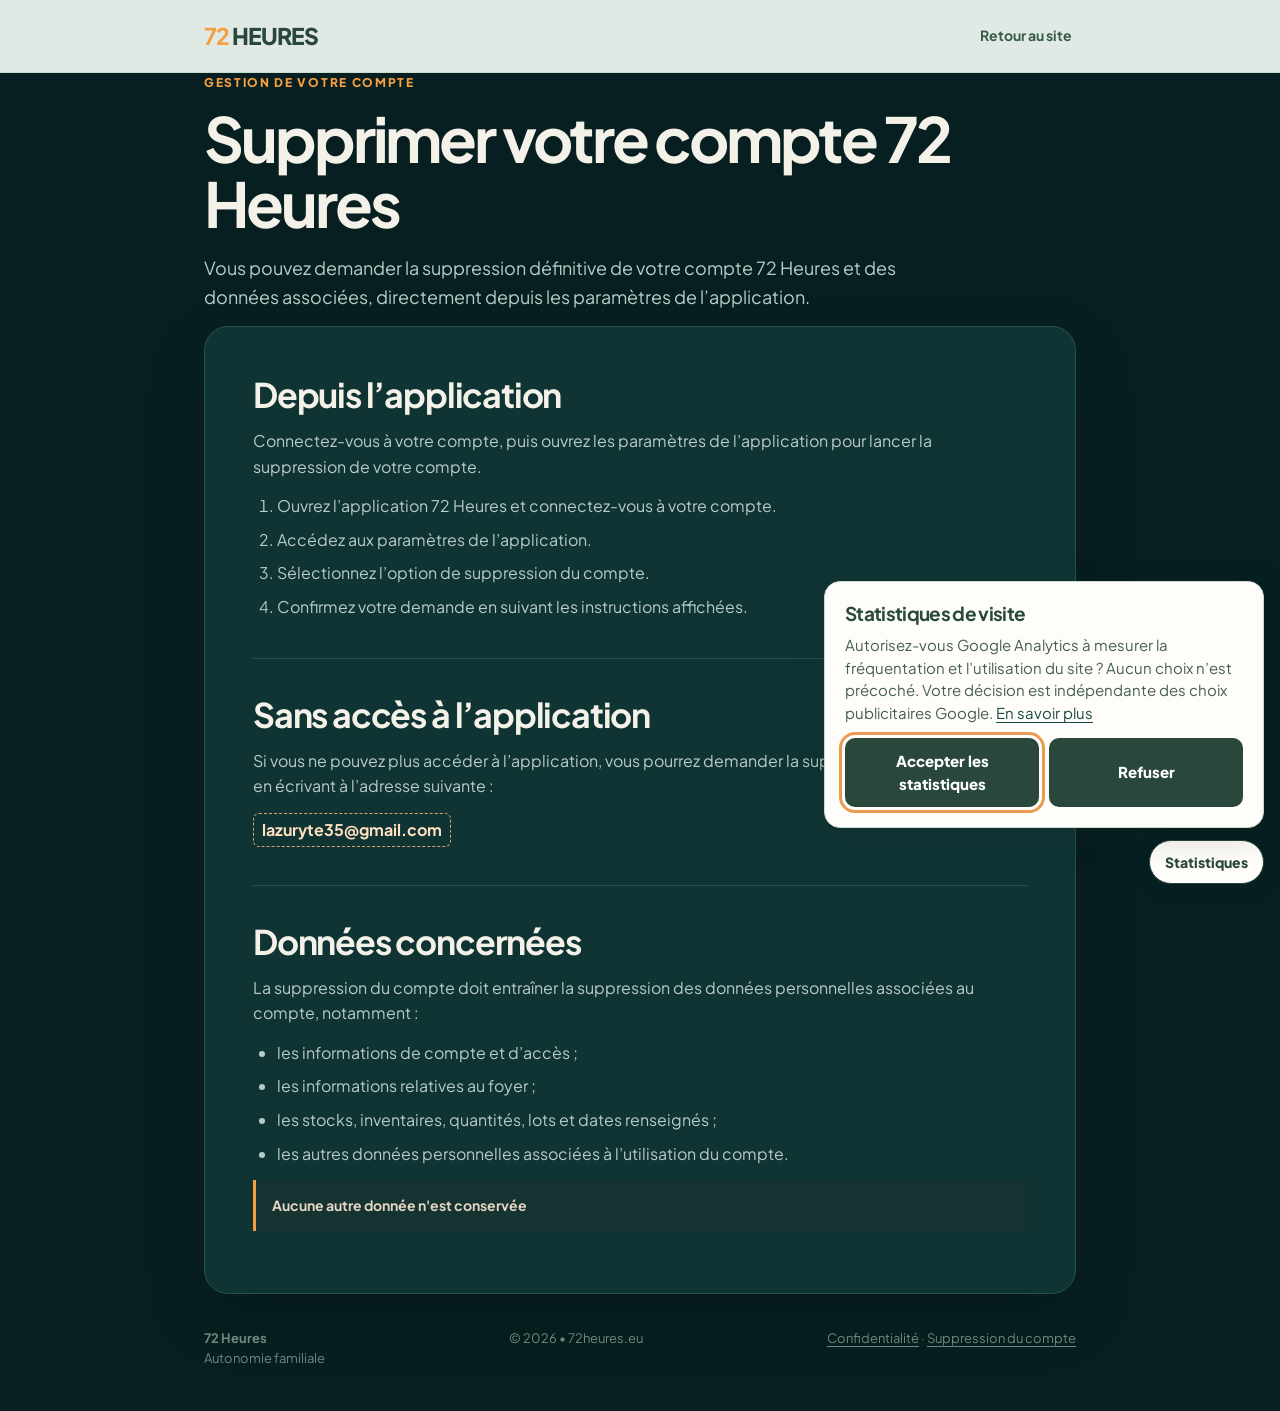
<file: suppression-compte/index.html>
<!doctype html>
<html lang="fr">

<head>
    <meta charset="utf-8">
    <meta name="viewport" content="width=device-width,initial-scale=1">
    <title>Supprimer votre compte 72 Heures</title>
    <meta name="description" content="Découvrez comment demander la suppression définitive de votre compte 72 Heures et des données associées.">
    <link rel="canonical" href="https://72heures.eu/suppression-compte/">
    <meta property="og:type" content="website">
    <meta property="og:title" content="Supprimer votre compte 72 Heures">
    <meta property="og:description" content="Les modalités de suppression de votre compte 72 Heures et des données associées.">
    <meta property="og:url" content="https://72heures.eu/suppression-compte/">
    <meta property="og:image" content="https://72heures.eu/assets/icon-only.png">
    <meta property="og:locale" content="fr_FR">
    <meta name="twitter:card" content="summary_large_image">
    <meta name="twitter:title" content="Supprimer votre compte 72 Heures">
    <meta name="twitter:description" content="Les modalités de suppression de votre compte 72 Heures et des données associées.">
    <meta name="twitter:image" content="https://72heures.eu/assets/icon-only.png">
    <link rel="icon" type="image/png" href="../assets/icon-only.png">
    <link rel="apple-touch-icon" href="../assets/icon-only.png">
    <link rel="preconnect" href="https://fonts.googleapis.com">
    <link rel="preconnect" href="https://fonts.gstatic.com" crossorigin>
    <link href="https://fonts.googleapis.com/css2?family=Plus+Jakarta+Sans:wght@400;500;600;700;800&amp;display=swap" rel="stylesheet">
    <style>
        :root { --bg:#071f20; --card:#103434; --ink:#f4f1e8; --muted:#b9cbc6; --accent:#f59e42; --line:#295050 }
        * { box-sizing:border-box }
        body { min-height:100vh; margin:0; font-family:"Plus Jakarta Sans",ui-sans-serif,system-ui,-apple-system,BlinkMacSystemFont,"Segoe UI",sans-serif; color:var(--ink); background:var(--bg); line-height:1.6 }
        a { color:inherit; text-decoration:none }
        .wrap { max-width:920px; margin:auto; padding:0 24px }
        .nav { background:#EEF4EFf2; border-bottom:1px solid #CADBD0 }
        .navin { height:72px; display:flex; align-items:center; justify-content:space-between; gap:20px }
        .brand { color:#29483B; font-size:23px; font-weight:900; letter-spacing:-1px }
        .brand b { color:var(--accent) }
        .back { color:#365B4B; font-size:14px; font-weight:700; padding:9px 4px; border-bottom:2px solid transparent }
        .back:hover { color:#29483B; border-bottom-color:#E9A56A }
        .back:focus-visible, .content a:focus-visible { outline:3px solid var(--accent); outline-offset:4px }
        main { padding:64px 0 52px }
        .eyebrow { color:var(--accent); font-size:12px; font-weight:800; letter-spacing:.14em; text-transform:uppercase }
        h1 { margin:14px 0 18px; font-size:clamp(40px,6vw,62px); line-height:1.05; letter-spacing:-.05em }
        .intro { max-width:720px; color:var(--muted); font-size:18px }
        .notice { margin:32px 0; padding:18px 20px; border:1px solid #6d875f; border-radius:16px; background:#173b37; color:#e6f0df }
        .content { padding:clamp(26px,5vw,48px); border:1px solid var(--line); border-radius:24px; background:var(--card); box-shadow:0 24px 58px rgba(0,0,0,.18) }
        .content section + section { margin-top:38px; padding-top:36px; border-top:1px solid var(--line) }
        h2 { margin:0 0 14px; font-size:clamp(25px,4vw,34px); line-height:1.15; letter-spacing:-.035em }
        p, li { color:var(--muted) }
        p { margin:0 0 14px }
        ol, ul { margin:0 0 14px; padding-left:24px }
        li + li { margin-top:8px }
        .pending { padding:14px 16px; border-left:3px solid var(--accent); background:#153331; color:#e5d5c2; font-size:14px }
        .contact-placeholder { display:inline-block; padding:3px 8px; border:1px dashed #d8a571; border-radius:6px; color:#ffe0c0; font-weight:700 }
        footer { padding:34px 0 42px; color:#71877D; font-size:13px }
        .foot { display:flex; justify-content:space-between; gap:20px; flex-wrap:wrap }
        footer a { text-decoration:underline; text-underline-offset:3px }
        @media (max-width:560px) { .wrap { padding:0 18px } main { padding:42px 0 32px } .content { border-radius:20px } }
    </style>
  <link rel="stylesheet" href="/assets/analytics-consent.css">
</head>

<body>
    <nav class="nav" aria-label="Navigation principale">
        <div class="wrap navin">
            <a class="brand" href="/" aria-label="72 Heures, accueil"><b>72</b> HEURES</a>
            <a class="back" href="/">Retour au site</a>
        </div>
    </nav>
    <main class="wrap">
        <div class="eyebrow">Gestion de votre compte</div>
        <h1>Supprimer votre compte 72 Heures</h1>
        <p class="intro">Vous pouvez demander la suppression définitive de votre compte 72 Heures et des données associées, directement depuis les paramètres de l’application.</p>

        <article class="content">
            <section>
                <h2>Depuis l’application</h2>
                <p>Connectez-vous à votre compte, puis ouvrez les paramètres de l’application pour lancer la suppression de votre compte.</p>
                <ol>
                    <li>Ouvrez l’application 72 Heures et connectez-vous à votre compte.</li>
                    <li>Accédez aux paramètres de l’application.</li>
                    <li>Sélectionnez l’option de suppression du compte.</li>
                    <li>Confirmez votre demande en suivant les instructions affichées.</li>
                </ol>
            </section>

            <section>
                <h2>Sans accès à l’application</h2>
                <p>Si vous ne pouvez plus accéder à l’application, vous pourrez demander la suppression de votre compte en écrivant à l’adresse suivante :</p>
                <p><span class="contact-placeholder">lazuryte35@gmail.com</span></p>
            </section>

            <section>
                <h2>Données concernées</h2>
                <p>La suppression du compte doit entraîner la suppression des données personnelles associées au compte, notamment :</p>
                <ul>
                    <li>les informations de compte et d’accès ;</li>
                    <li>les informations relatives au foyer ;</li>
                    <li>les stocks, inventaires, quantités, lots et dates renseignés ;</li>
                    <li>les autres données personnelles associées à l’utilisation du compte.</li>
                </ul>
                <p class="pending"><strong>Aucune autre donnée n'est conservée</strong></p>
            </section>
        </article>
    </main>
    <footer>
        <div class="wrap foot">
            <div><strong>72 Heures</strong><br>Autonomie familiale</div>
            <div>© 2026 • 72heures.eu</div>
            <div><a href="/confidentialite/">Confidentialité</a> · <a href="/suppression-compte/" aria-current="page">Suppression du compte</a></div>
        </div>
    </footer>
  <script src="/assets/analytics-consent.js"></script>
</body>

</html>
</file>
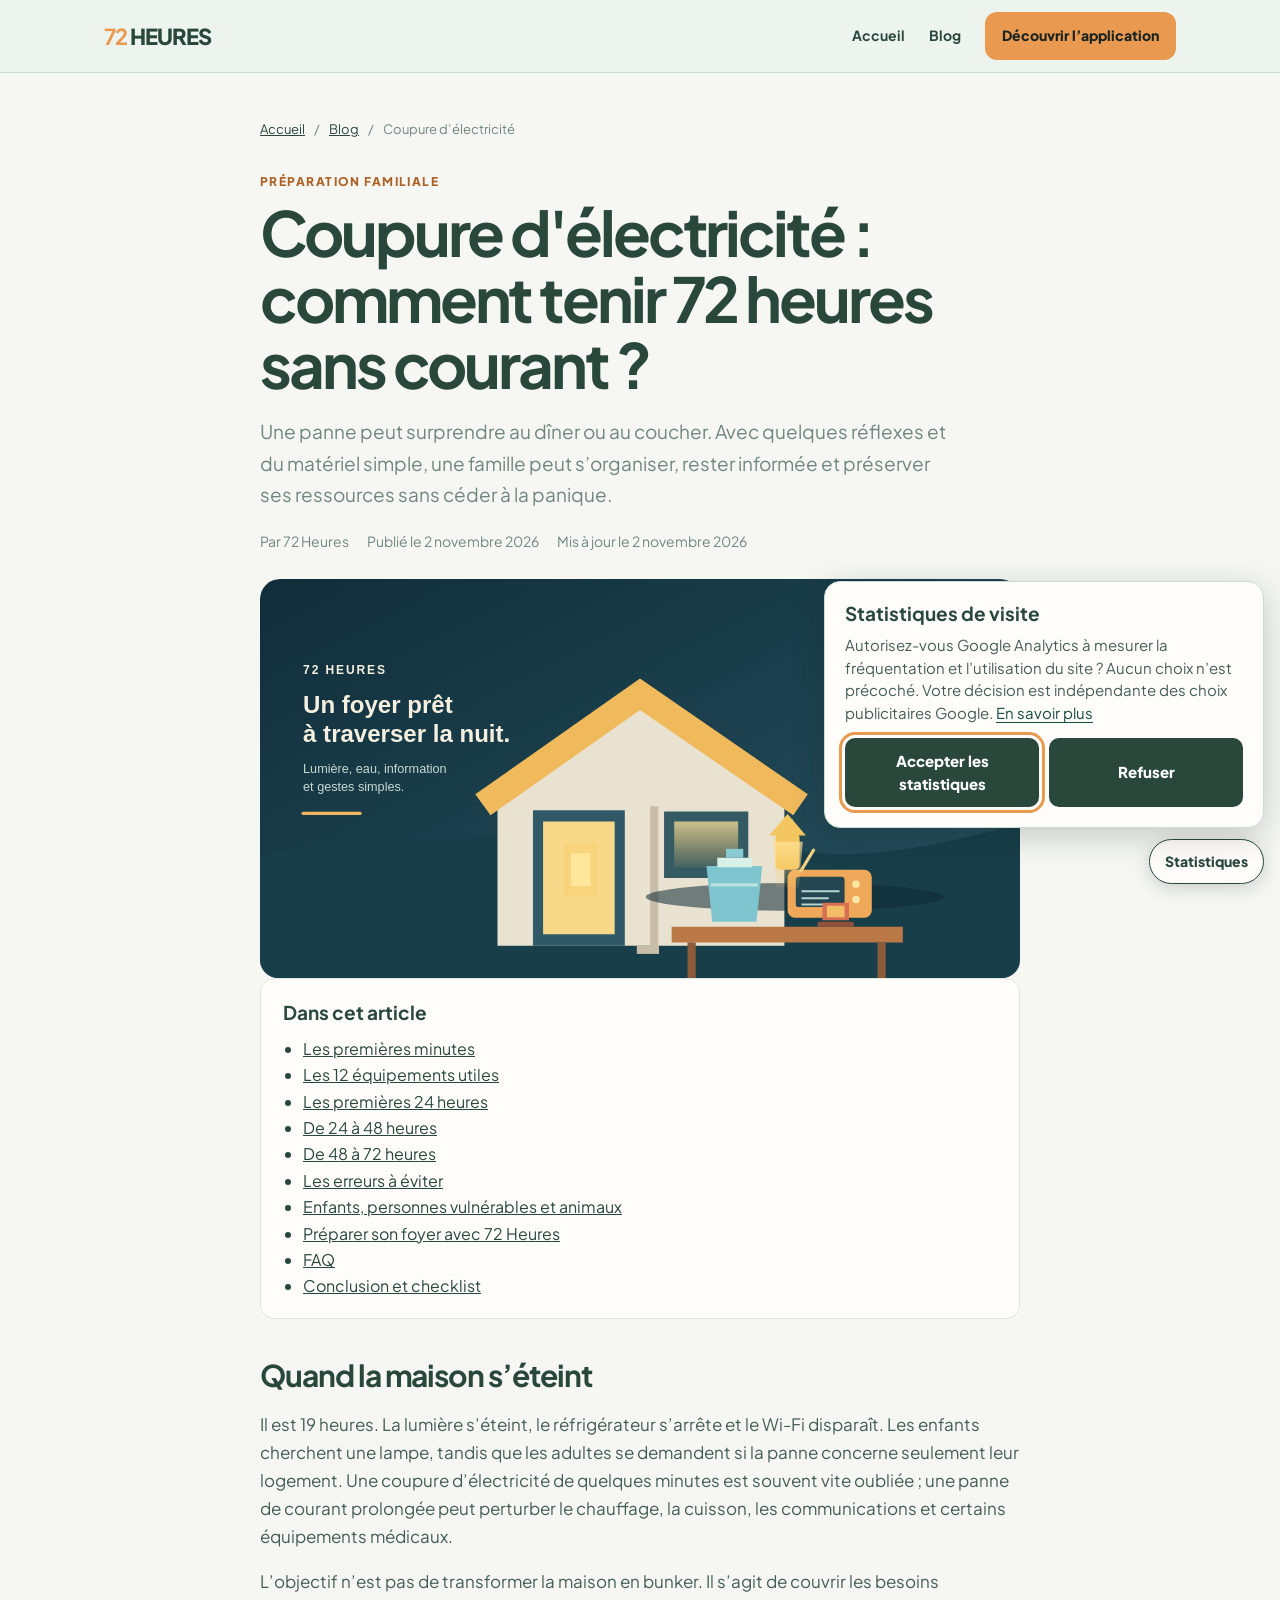
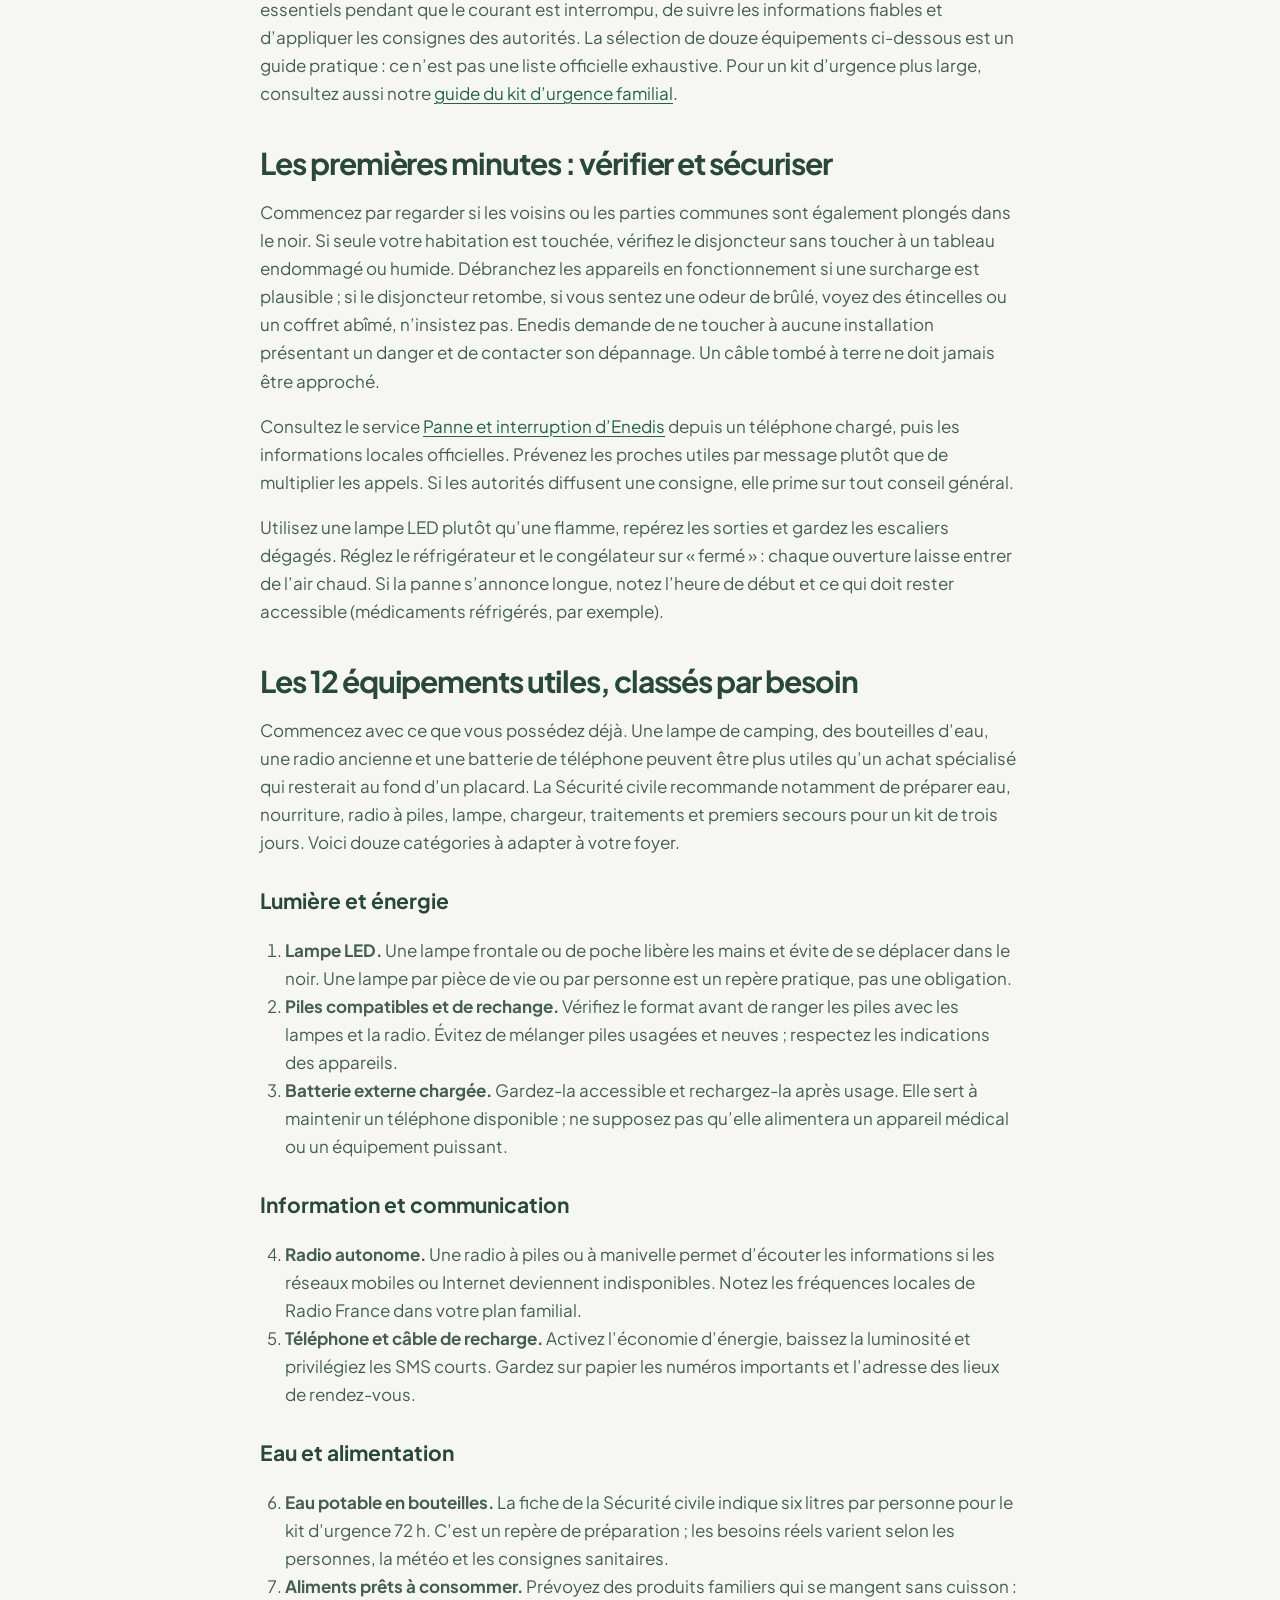
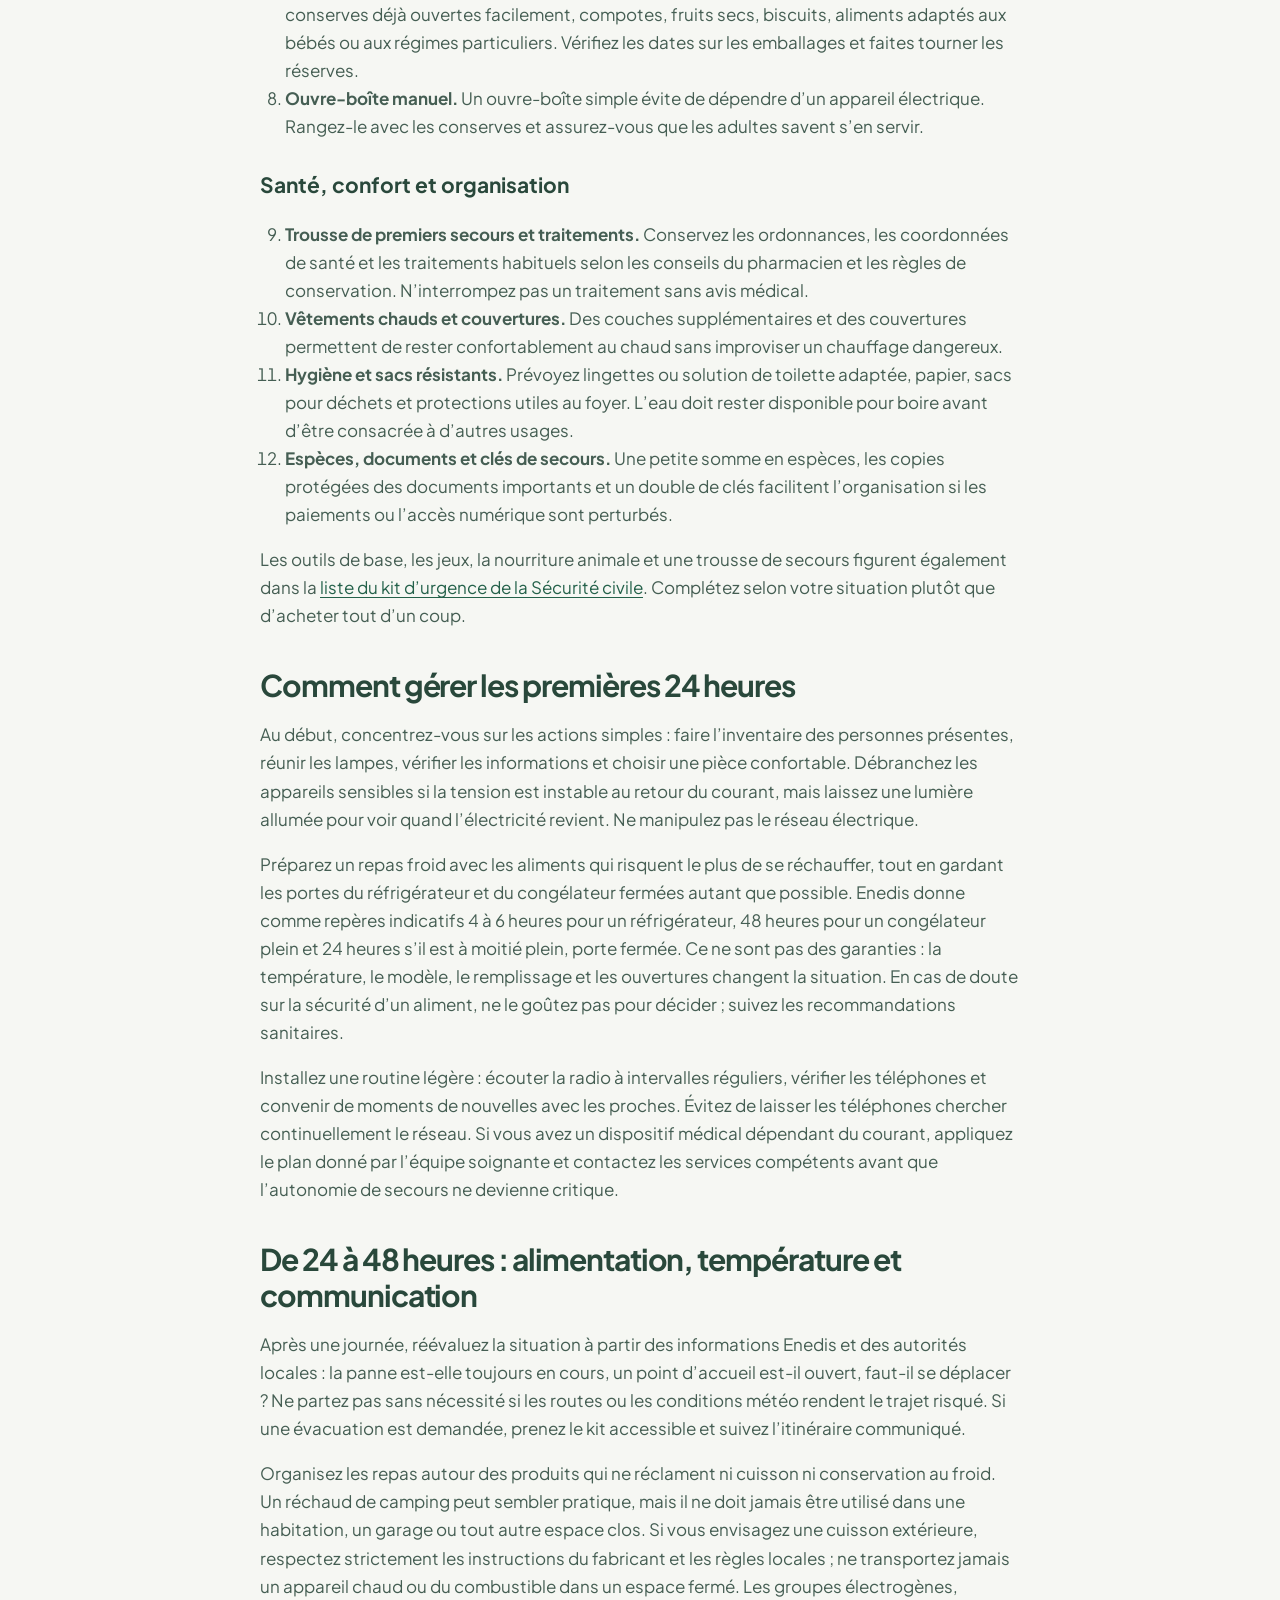
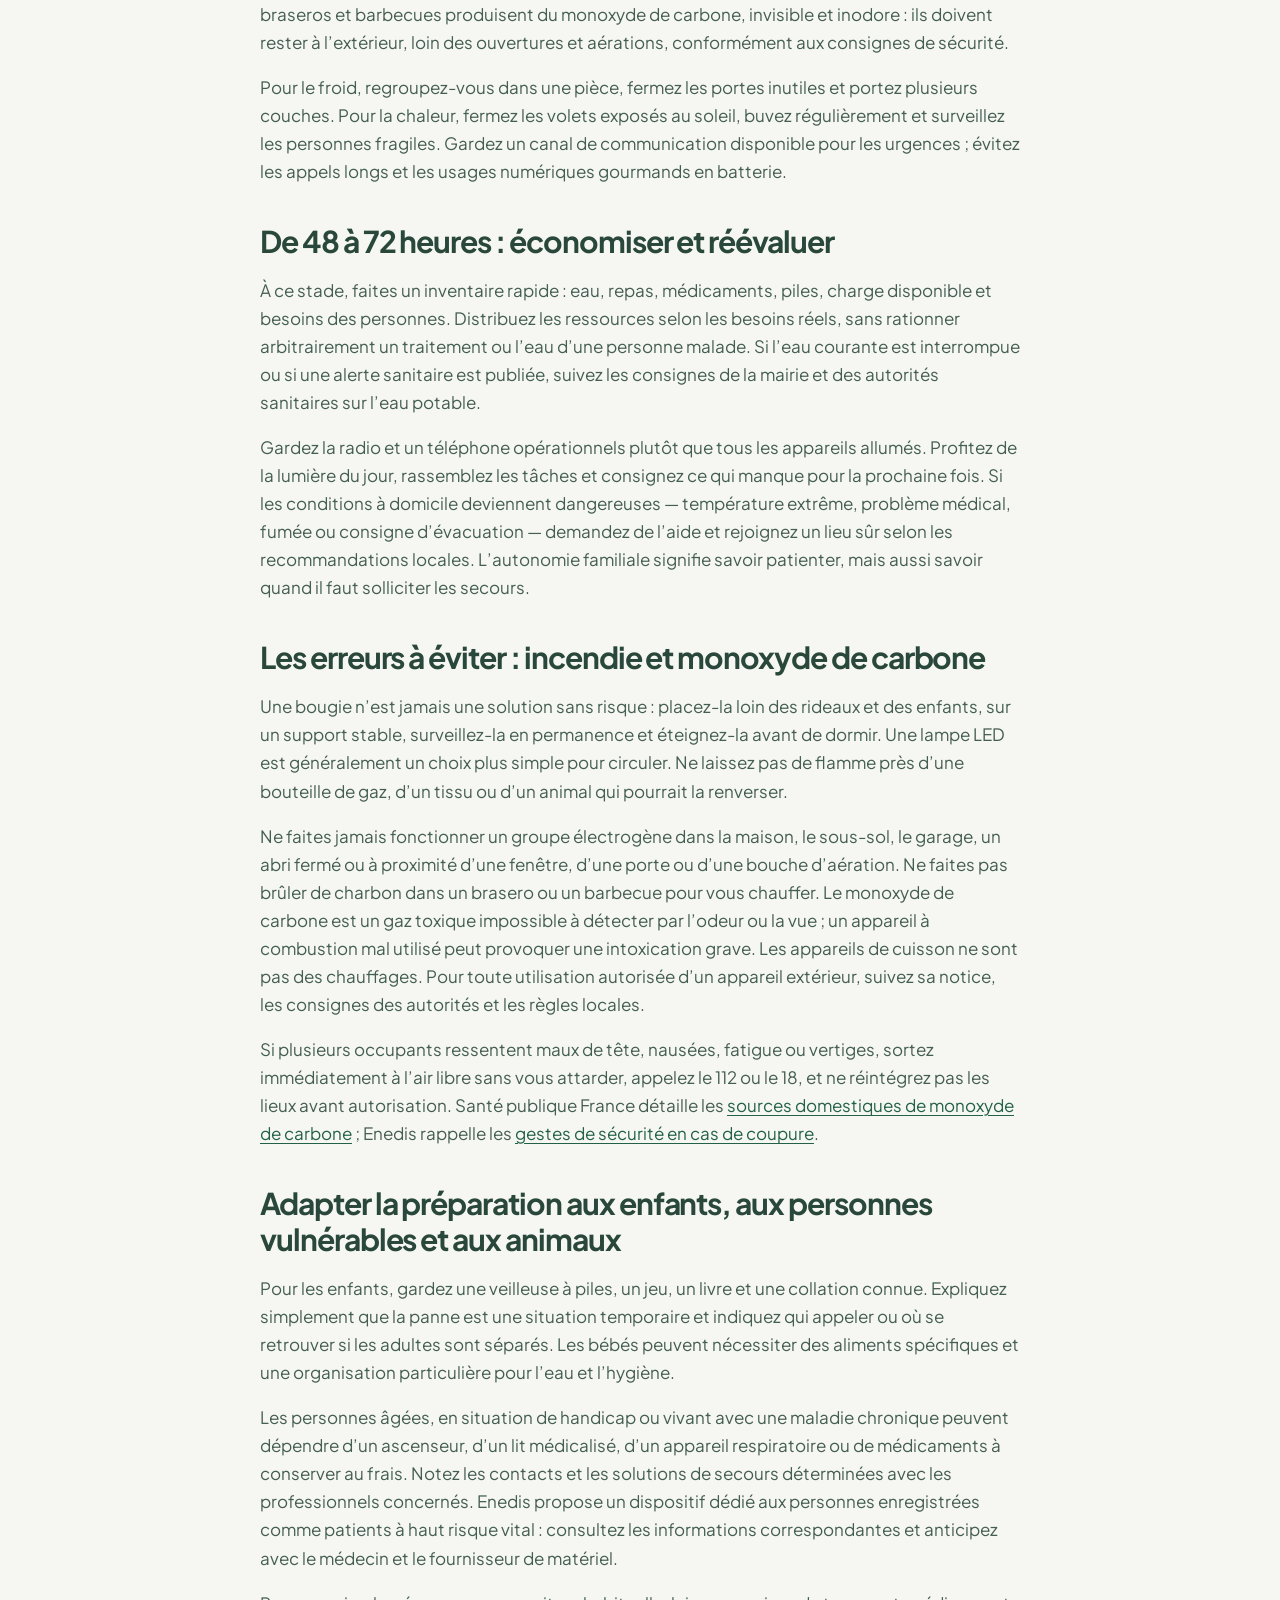
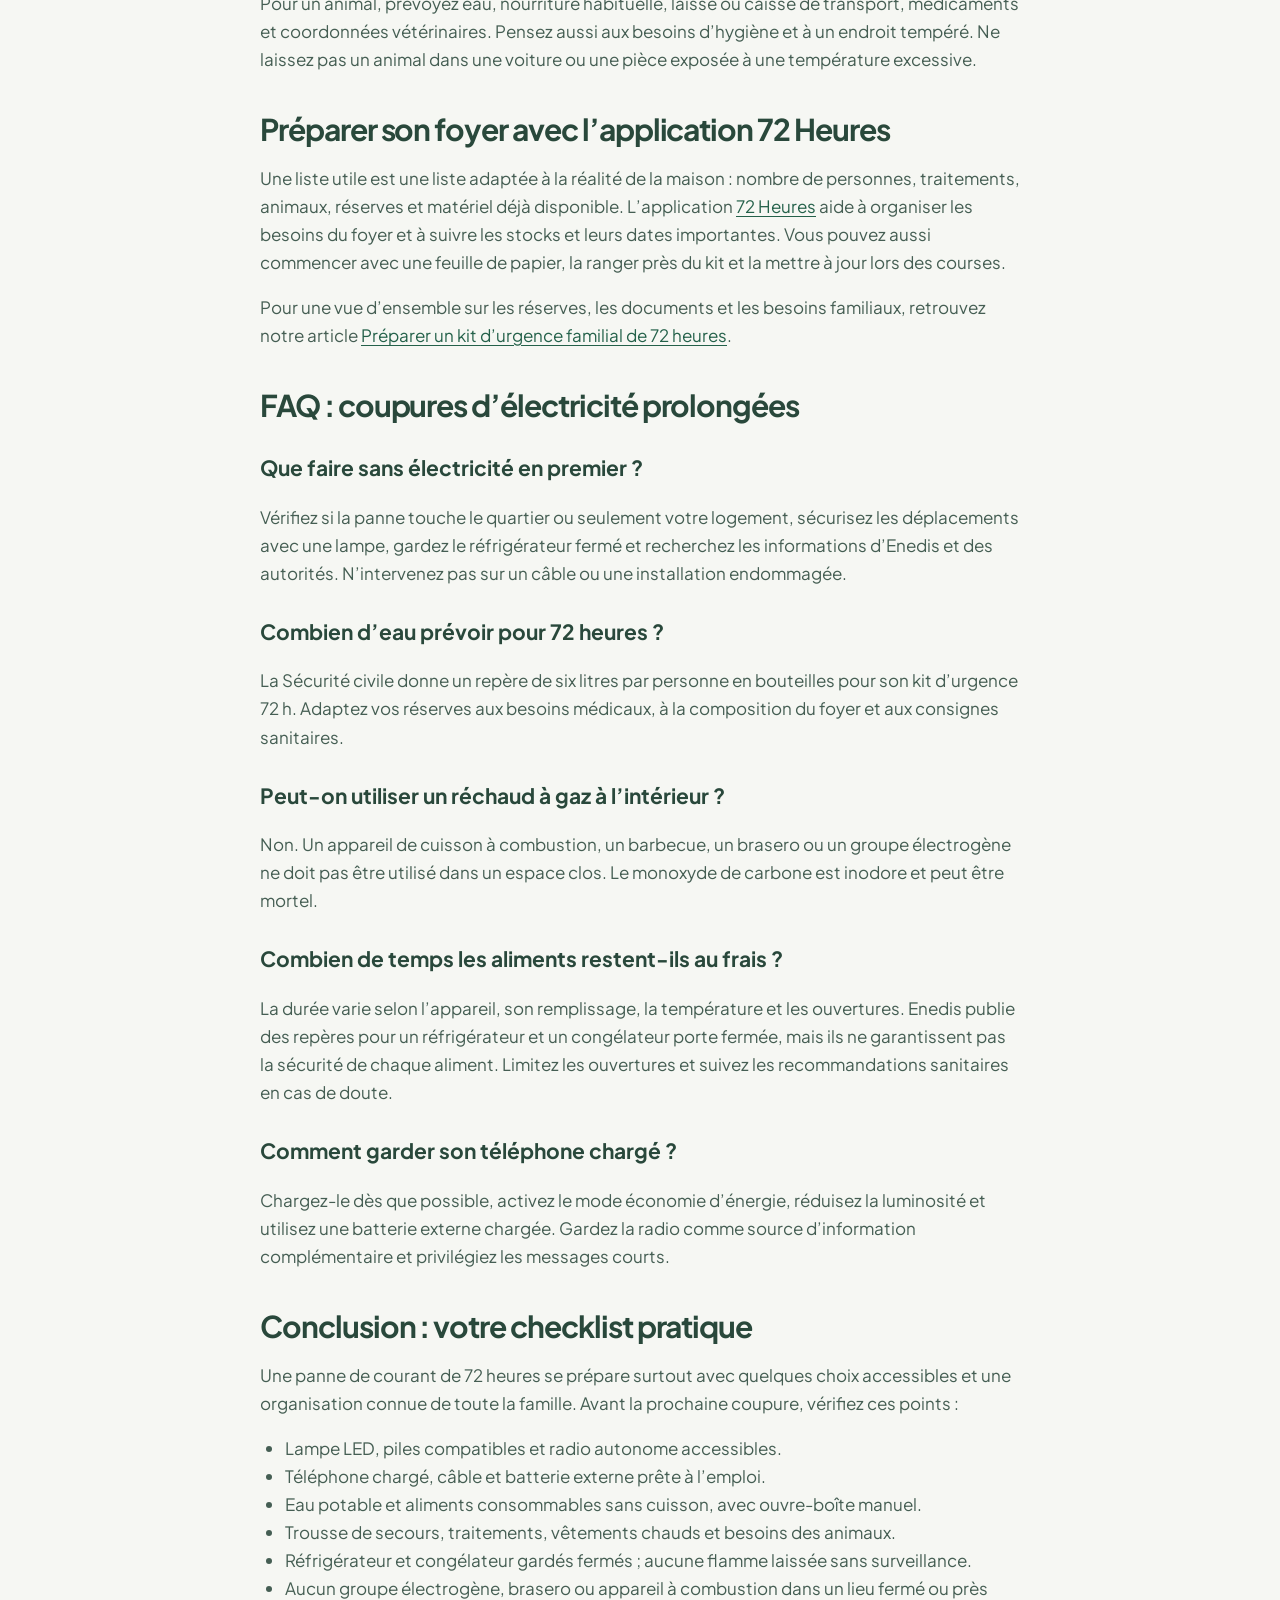
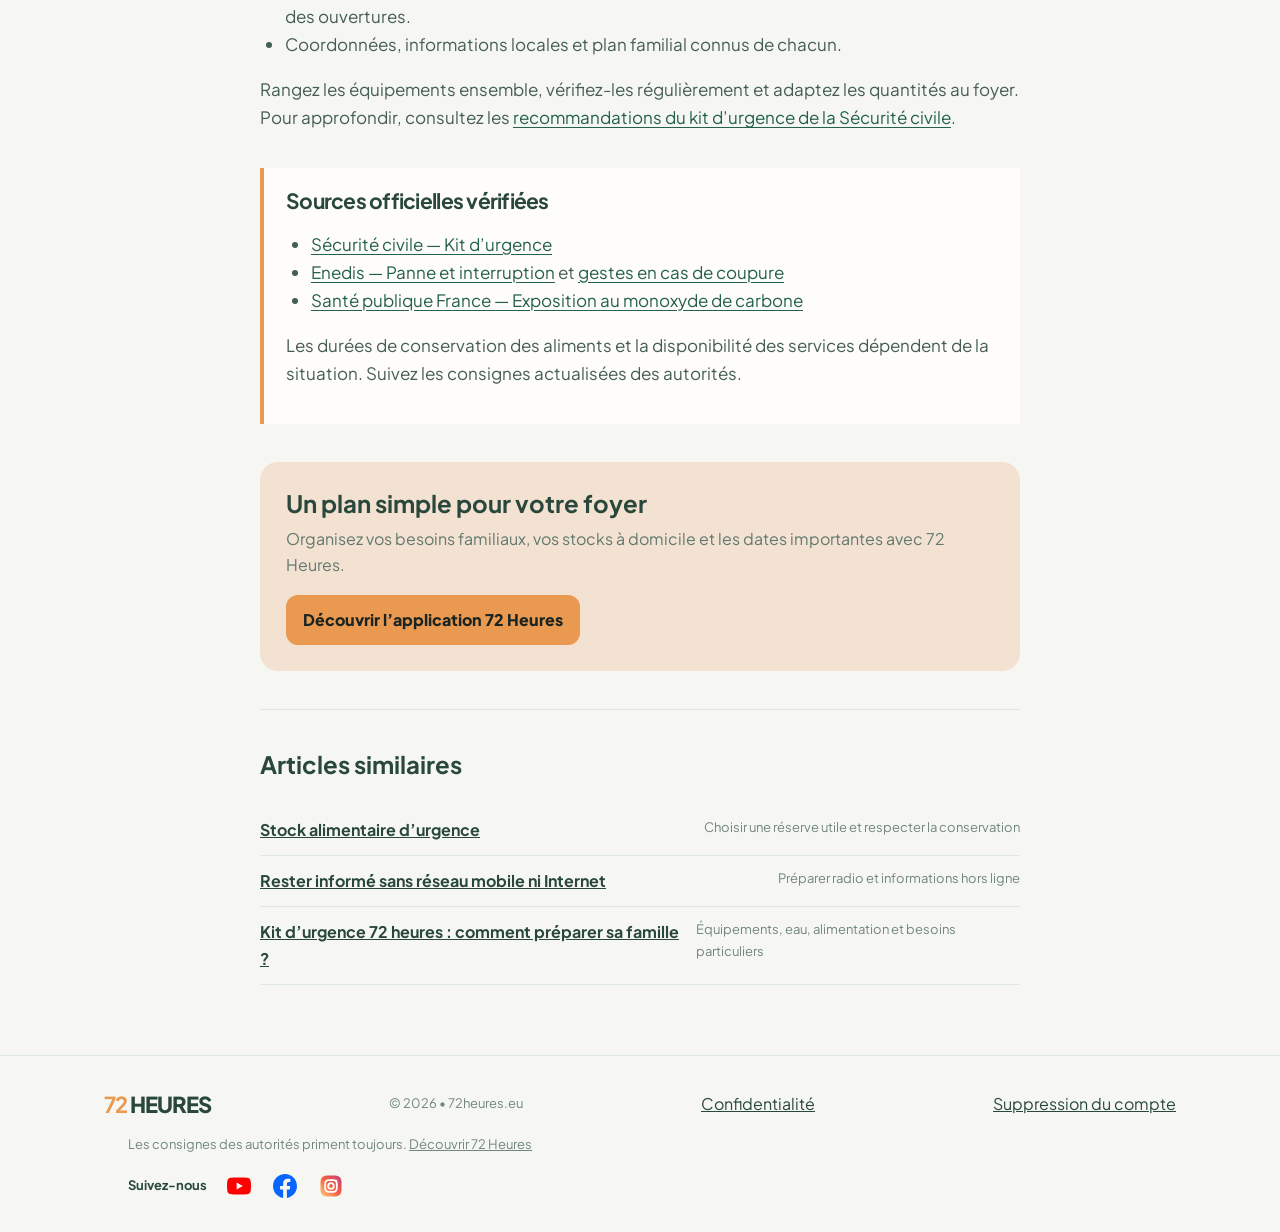
<file: blog/coupure-electricite-72-heures/index.html>
<!doctype html>
<html lang="fr">
<head>
  <meta name="google-adsense-account" content="ca-pub-5025472355802912">
  <script>
    window.googlefc = window.googlefc || {};
    window.googlefc.callbackQueue = window.googlefc.callbackQueue || [];
    window.googlefc.callbackQueue.push({ CONSENT_API_READY: () => {
      const setupLink = () => { const link = document.getElementById('privacy-settings-link'); if (!link || typeof window.googlefc.showRevocationMessage !== 'function') return; link.hidden = false; link.addEventListener('click', (event) => { event.preventDefault(); window.googlefc.showRevocationMessage(); }); if (window.location.hash === '#privacy-settings') window.googlefc.showRevocationMessage(); };
      if (document.readyState === 'loading') document.addEventListener('DOMContentLoaded', setupLink, { once: true }); else setupLink();
    }});
  </script>
  <script async src="https://pagead2.googlesyndication.com/pagead/js/adsbygoogle.js?client=ca-pub-5025472355802912" crossorigin="anonymous"></script>
  <meta charset="utf-8"><meta name="viewport" content="width=device-width,initial-scale=1">
  <title>Coupure d’électricité : tenir 72 heures sans courant | 72 Heures</title>
  <meta name="description" content="Que faire pendant une coupure d’électricité prolongée ? Les 12 équipements utiles et les gestes concrets pour protéger votre famille pendant 72 heures.">
  <link rel="canonical" href="https://72heures.eu/blog/coupure-electricite-72-heures/">
  <meta property="og:type" content="article"><meta property="og:title" content="Coupure d’électricité : comment tenir 72 heures sans courant ? | 72 Heures"><meta property="og:description" content="Un guide pratique pour traverser une panne de courant prolongée en famille : sécurité, eau, lumière, alimentation et communication."><meta property="og:url" content="https://72heures.eu/blog/coupure-electricite-72-heures/"><meta property="og:image" content="https://72heures.eu/assets/blog/coupure-electricite-72-heures.svg"><meta property="og:locale" content="fr_FR"><meta property="article:published_time" content="2026-11-02T09:00:00+01:00"><meta property="article:modified_time" content="2026-11-02T09:00:00+01:00"><meta property="article:section" content="Préparation familiale">
  <meta name="twitter:card" content="summary_large_image"><meta name="twitter:title" content="Coupure d’électricité : comment tenir 72 heures sans courant ?"><meta name="twitter:description" content="Les gestes et équipements utiles pour traverser une panne prolongée avec sa famille."><meta name="twitter:image" content="https://72heures.eu/assets/blog/coupure-electricite-72-heures.svg">
  <link rel="icon" type="image/png" href="/assets/icon-only.png"><link rel="preconnect" href="https://fonts.googleapis.com"><link rel="preconnect" href="https://fonts.gstatic.com" crossorigin><link href="https://fonts.googleapis.com/css2?family=Plus+Jakarta+Sans:wght@400;500;600;700;800&amp;display=swap" rel="stylesheet"><link rel="stylesheet" href="/assets/blog.css">
  <link rel="stylesheet" href="/assets/social-links.css">
  <script type="application/ld+json">{"@context":"https://schema.org","@type":"BlogPosting","headline":"Coupure d’électricité : comment tenir 72 heures sans courant ?","description":"Un guide pratique pour traverser une panne de courant prolongée en famille : sécurité, eau, lumière, alimentation et communication.","image":"https://72heures.eu/assets/blog/coupure-electricite-72-heures.svg","datePublished":"2026-11-02T09:00:00+01:00","dateModified":"2026-11-02T09:00:00+01:00","author":{"@type":"Organization","name":"72 Heures"},"publisher":{"@type":"Organization","name":"72 Heures","url":"https://72heures.eu/"},"mainEntityOfPage":{"@type":"WebPage","@id":"https://72heures.eu/blog/coupure-electricite-72-heures/"}}</script>
  <link rel="stylesheet" href="/assets/analytics-consent.css">
</head>
<body>
  <header class="site-header"><div class="site-nav"><a class="brand" href="/"><b>72</b> HEURES</a><nav aria-label="Navigation principale"><a href="/">Accueil</a><a href="/blog/" aria-current="page">Blog</a><a class="nav-cta" href="/#projet">Découvrir l’application</a></nav></div></header>
  <main class="page-wrap"><article class="article">
    <nav class="breadcrumbs" aria-label="Fil d’Ariane"><a href="/">Accueil</a><span aria-hidden="true">/</span><a href="/blog/">Blog</a><span aria-hidden="true">/</span><span>Coupure d’électricité</span></nav>
    <header class="article-header"><p class="eyebrow">Préparation familiale</p><h1>Coupure d'électricité : comment tenir 72 heures sans courant ?</h1><p class="article-intro">Une panne peut surprendre au dîner ou au coucher. Avec quelques réflexes et du matériel simple, une famille peut s’organiser, rester informée et préserver ses ressources sans céder à la panique.</p><div class="byline"><span>Par 72 Heures</span><time datetime="2026-11-02">Publié le 2 novembre 2026</time><time datetime="2026-11-02">Mis à jour le 2 novembre 2026</time></div><img class="hero-image" src="/assets/blog/coupure-electricite-72-heures.svg" alt="Maison dans la pénombre avec lampe LED, radio et réserve d’eau pendant une coupure électrique" width="1200" height="630" fetchpriority="high"></header>
    <nav class="toc" aria-label="Sommaire"><h2>Dans cet article</h2><ul><li><a href="#premieres-minutes">Les premières minutes</a></li><li><a href="#equipements">Les 12 équipements utiles</a></li><li><a href="#premieres-24h">Les premières 24 heures</a></li><li><a href="#24-48h">De 24 à 48 heures</a></li><li><a href="#48-72h">De 48 à 72 heures</a></li><li><a href="#erreurs">Les erreurs à éviter</a></li><li><a href="#famille">Enfants, personnes vulnérables et animaux</a></li><li><a href="#application">Préparer son foyer avec 72 Heures</a></li><li><a href="#faq">FAQ</a></li><li><a href="#checklist">Conclusion et checklist</a></li></ul></nav>
    <div class="ad-slot" id="ad-slot-article-after-intro" data-ad-placement="article-after-intro" aria-hidden="true"></div>
    <div class="article-body">
      <section id="introduction"><h2>Quand la maison s’éteint</h2><p>Il est 19 heures. La lumière s’éteint, le réfrigérateur s’arrête et le Wi-Fi disparaît. Les enfants cherchent une lampe, tandis que les adultes se demandent si la panne concerne seulement leur logement. Une coupure d’électricité de quelques minutes est souvent vite oubliée ; une panne de courant prolongée peut perturber le chauffage, la cuisson, les communications et certains équipements médicaux.</p><p>L’objectif n’est pas de transformer la maison en bunker. Il s’agit de couvrir les besoins essentiels pendant que le courant est interrompu, de suivre les informations fiables et d’appliquer les consignes des autorités. La sélection de douze équipements ci-dessous est un guide pratique : ce n’est pas une liste officielle exhaustive. Pour un kit d’urgence plus large, consultez aussi notre <a href="/blog/preparer-kit-urgence-familial/">guide du kit d’urgence familial</a>.</p></section>
      <section id="premieres-minutes"><h2>Les premières minutes : vérifier et sécuriser</h2><p>Commencez par regarder si les voisins ou les parties communes sont également plongés dans le noir. Si seule votre habitation est touchée, vérifiez le disjoncteur sans toucher à un tableau endommagé ou humide. Débranchez les appareils en fonctionnement si une surcharge est plausible ; si le disjoncteur retombe, si vous sentez une odeur de brûlé, voyez des étincelles ou un coffret abîmé, n’insistez pas. Enedis demande de ne toucher à aucune installation présentant un danger et de contacter son dépannage. Un câble tombé à terre ne doit jamais être approché.</p><p>Consultez le service <a href="https://www.enedis.fr/panne-et-interruption" target="_blank" rel="noopener noreferrer">Panne et interruption d’Enedis</a> depuis un téléphone chargé, puis les informations locales officielles. Prévenez les proches utiles par message plutôt que de multiplier les appels. Si les autorités diffusent une consigne, elle prime sur tout conseil général.</p><p>Utilisez une lampe LED plutôt qu’une flamme, repérez les sorties et gardez les escaliers dégagés. Réglez le réfrigérateur et le congélateur sur « fermé » : chaque ouverture laisse entrer de l’air chaud. Si la panne s’annonce longue, notez l’heure de début et ce qui doit rester accessible (médicaments réfrigérés, par exemple).</p></section>
      <section id="equipements"><h2>Les 12 équipements utiles, classés par besoin</h2><p>Commencez avec ce que vous possédez déjà. Une lampe de camping, des bouteilles d’eau, une radio ancienne et une batterie de téléphone peuvent être plus utiles qu’un achat spécialisé qui resterait au fond d’un placard. La Sécurité civile recommande notamment de préparer eau, nourriture, radio à piles, lampe, chargeur, traitements et premiers secours pour un kit de trois jours. Voici douze catégories à adapter à votre foyer.</p>
        <h3>Lumière et énergie</h3><ol><li><strong>Lampe LED.</strong> Une lampe frontale ou de poche libère les mains et évite de se déplacer dans le noir. Une lampe par pièce de vie ou par personne est un repère pratique, pas une obligation.</li><li><strong>Piles compatibles et de rechange.</strong> Vérifiez le format avant de ranger les piles avec les lampes et la radio. Évitez de mélanger piles usagées et neuves ; respectez les indications des appareils.</li><li><strong>Batterie externe chargée.</strong> Gardez-la accessible et rechargez-la après usage. Elle sert à maintenir un téléphone disponible ; ne supposez pas qu’elle alimentera un appareil médical ou un équipement puissant.</li></ol>
        <h3>Information et communication</h3><ol start="4"><li><strong>Radio autonome.</strong> Une radio à piles ou à manivelle permet d’écouter les informations si les réseaux mobiles ou Internet deviennent indisponibles. Notez les fréquences locales de Radio France dans votre plan familial.</li><li><strong>Téléphone et câble de recharge.</strong> Activez l’économie d’énergie, baissez la luminosité et privilégiez les SMS courts. Gardez sur papier les numéros importants et l’adresse des lieux de rendez-vous.</li></ol>
        <h3>Eau et alimentation</h3><ol start="6"><li><strong>Eau potable en bouteilles.</strong> La fiche de la Sécurité civile indique six litres par personne pour le kit d’urgence 72 h. C’est un repère de préparation ; les besoins réels varient selon les personnes, la météo et les consignes sanitaires.</li><li><strong>Aliments prêts à consommer.</strong> Prévoyez des produits familiers qui se mangent sans cuisson : conserves déjà ouvertes facilement, compotes, fruits secs, biscuits, aliments adaptés aux bébés ou aux régimes particuliers. Vérifiez les dates sur les emballages et faites tourner les réserves.</li><li><strong>Ouvre-boîte manuel.</strong> Un ouvre-boîte simple évite de dépendre d’un appareil électrique. Rangez-le avec les conserves et assurez-vous que les adultes savent s’en servir.</li></ol>
        <h3>Santé, confort et organisation</h3><ol start="9"><li><strong>Trousse de premiers secours et traitements.</strong> Conservez les ordonnances, les coordonnées de santé et les traitements habituels selon les conseils du pharmacien et les règles de conservation. N’interrompez pas un traitement sans avis médical.</li><li><strong>Vêtements chauds et couvertures.</strong> Des couches supplémentaires et des couvertures permettent de rester confortablement au chaud sans improviser un chauffage dangereux.</li><li><strong>Hygiène et sacs résistants.</strong> Prévoyez lingettes ou solution de toilette adaptée, papier, sacs pour déchets et protections utiles au foyer. L’eau doit rester disponible pour boire avant d’être consacrée à d’autres usages.</li><li><strong>Espèces, documents et clés de secours.</strong> Une petite somme en espèces, les copies protégées des documents importants et un double de clés facilitent l’organisation si les paiements ou l’accès numérique sont perturbés.</li></ol>
        <p>Les outils de base, les jeux, la nourriture animale et une trousse de secours figurent également dans la <a href="https://www.securite-civile.interieur.gouv.fr/reagir/comment-se-preparer-face-aux-risques/kit-durgence" target="_blank" rel="noopener noreferrer">liste du kit d’urgence de la Sécurité civile</a>. Complétez selon votre situation plutôt que d’acheter tout d’un coup.</p></section>
      <div class="ad-slot" id="ad-slot-article-mid-content" data-ad-placement="article-mid-content" aria-hidden="true"></div>
      <section id="premieres-24h"><h2>Comment gérer les premières 24 heures</h2><p>Au début, concentrez-vous sur les actions simples : faire l’inventaire des personnes présentes, réunir les lampes, vérifier les informations et choisir une pièce confortable. Débranchez les appareils sensibles si la tension est instable au retour du courant, mais laissez une lumière allumée pour voir quand l’électricité revient. Ne manipulez pas le réseau électrique.</p><p>Préparez un repas froid avec les aliments qui risquent le plus de se réchauffer, tout en gardant les portes du réfrigérateur et du congélateur fermées autant que possible. Enedis donne comme repères indicatifs 4 à 6 heures pour un réfrigérateur, 48 heures pour un congélateur plein et 24 heures s’il est à moitié plein, porte fermée. Ce ne sont pas des garanties : la température, le modèle, le remplissage et les ouvertures changent la situation. En cas de doute sur la sécurité d’un aliment, ne le goûtez pas pour décider ; suivez les recommandations sanitaires.</p><p>Installez une routine légère : écouter la radio à intervalles réguliers, vérifier les téléphones et convenir de moments de nouvelles avec les proches. Évitez de laisser les téléphones chercher continuellement le réseau. Si vous avez un dispositif médical dépendant du courant, appliquez le plan donné par l’équipe soignante et contactez les services compétents avant que l’autonomie de secours ne devienne critique.</p></section>
      <section id="24-48h"><h2>De 24 à 48 heures : alimentation, température et communication</h2><p>Après une journée, réévaluez la situation à partir des informations Enedis et des autorités locales : la panne est-elle toujours en cours, un point d’accueil est-il ouvert, faut-il se déplacer ? Ne partez pas sans nécessité si les routes ou les conditions météo rendent le trajet risqué. Si une évacuation est demandée, prenez le kit accessible et suivez l’itinéraire communiqué.</p><p>Organisez les repas autour des produits qui ne réclament ni cuisson ni conservation au froid. Un réchaud de camping peut sembler pratique, mais il ne doit jamais être utilisé dans une habitation, un garage ou tout autre espace clos. Si vous envisagez une cuisson extérieure, respectez strictement les instructions du fabricant et les règles locales ; ne transportez jamais un appareil chaud ou du combustible dans un espace fermé. Les groupes électrogènes, braseros et barbecues produisent du monoxyde de carbone, invisible et inodore : ils doivent rester à l’extérieur, loin des ouvertures et aérations, conformément aux consignes de sécurité.</p><p>Pour le froid, regroupez-vous dans une pièce, fermez les portes inutiles et portez plusieurs couches. Pour la chaleur, fermez les volets exposés au soleil, buvez régulièrement et surveillez les personnes fragiles. Gardez un canal de communication disponible pour les urgences ; évitez les appels longs et les usages numériques gourmands en batterie.</p></section>
      <section id="48-72h"><h2>De 48 à 72 heures : économiser et réévaluer</h2><p>À ce stade, faites un inventaire rapide : eau, repas, médicaments, piles, charge disponible et besoins des personnes. Distribuez les ressources selon les besoins réels, sans rationner arbitrairement un traitement ou l’eau d’une personne malade. Si l’eau courante est interrompue ou si une alerte sanitaire est publiée, suivez les consignes de la mairie et des autorités sanitaires sur l’eau potable.</p><p>Gardez la radio et un téléphone opérationnels plutôt que tous les appareils allumés. Profitez de la lumière du jour, rassemblez les tâches et consignez ce qui manque pour la prochaine fois. Si les conditions à domicile deviennent dangereuses — température extrême, problème médical, fumée ou consigne d’évacuation — demandez de l’aide et rejoignez un lieu sûr selon les recommandations locales. L’autonomie familiale signifie savoir patienter, mais aussi savoir quand il faut solliciter les secours.</p></section>
      <section id="erreurs"><h2>Les erreurs à éviter : incendie et monoxyde de carbone</h2><p>Une bougie n’est jamais une solution sans risque : placez-la loin des rideaux et des enfants, sur un support stable, surveillez-la en permanence et éteignez-la avant de dormir. Une lampe LED est généralement un choix plus simple pour circuler. Ne laissez pas de flamme près d’une bouteille de gaz, d’un tissu ou d’un animal qui pourrait la renverser.</p><p>Ne faites jamais fonctionner un groupe électrogène dans la maison, le sous-sol, le garage, un abri fermé ou à proximité d’une fenêtre, d’une porte ou d’une bouche d’aération. Ne faites pas brûler de charbon dans un brasero ou un barbecue pour vous chauffer. Le monoxyde de carbone est un gaz toxique impossible à détecter par l’odeur ou la vue ; un appareil à combustion mal utilisé peut provoquer une intoxication grave. Les appareils de cuisson ne sont pas des chauffages. Pour toute utilisation autorisée d’un appareil extérieur, suivez sa notice, les consignes des autorités et les règles locales.</p><p>Si plusieurs occupants ressentent maux de tête, nausées, fatigue ou vertiges, sortez immédiatement à l’air libre sans vous attarder, appelez le 112 ou le 18, et ne réintégrez pas les lieux avant autorisation. Santé publique France détaille les <a href="https://www.santepubliquefrance.fr/monoxyde-de-carbone/comment-est-expose-au-monoxyde-de-carbone" target="_blank" rel="noopener noreferrer">sources domestiques de monoxyde de carbone</a> ; Enedis rappelle les <a href="https://www.enedis.fr/reagir-coupure-de-courant" target="_blank" rel="noopener noreferrer">gestes de sécurité en cas de coupure</a>.</p></section>
      <section id="famille"><h2>Adapter la préparation aux enfants, aux personnes vulnérables et aux animaux</h2><p>Pour les enfants, gardez une veilleuse à piles, un jeu, un livre et une collation connue. Expliquez simplement que la panne est une situation temporaire et indiquez qui appeler ou où se retrouver si les adultes sont séparés. Les bébés peuvent nécessiter des aliments spécifiques et une organisation particulière pour l’eau et l’hygiène.</p><p>Les personnes âgées, en situation de handicap ou vivant avec une maladie chronique peuvent dépendre d’un ascenseur, d’un lit médicalisé, d’un appareil respiratoire ou de médicaments à conserver au frais. Notez les contacts et les solutions de secours déterminées avec les professionnels concernés. Enedis propose un dispositif dédié aux personnes enregistrées comme patients à haut risque vital : consultez les informations correspondantes et anticipez avec le médecin et le fournisseur de matériel.</p><p>Pour un animal, prévoyez eau, nourriture habituelle, laisse ou caisse de transport, médicaments et coordonnées vétérinaires. Pensez aussi aux besoins d’hygiène et à un endroit tempéré. Ne laissez pas un animal dans une voiture ou une pièce exposée à une température excessive.</p></section>
      <section id="application"><h2>Préparer son foyer avec l’application 72 Heures</h2><p>Une liste utile est une liste adaptée à la réalité de la maison : nombre de personnes, traitements, animaux, réserves et matériel déjà disponible. L’application <a href="/#projet">72 Heures</a> aide à organiser les besoins du foyer et à suivre les stocks et leurs dates importantes. Vous pouvez aussi commencer avec une feuille de papier, la ranger près du kit et la mettre à jour lors des courses.</p><p>Pour une vue d’ensemble sur les réserves, les documents et les besoins familiaux, retrouvez notre article <a href="/blog/preparer-kit-urgence-familial/">Préparer un kit d’urgence familial de 72 heures</a>.</p></section>
      <section id="faq"><h2>FAQ : coupures d’électricité prolongées</h2><h3>Que faire sans électricité en premier ?</h3><p>Vérifiez si la panne touche le quartier ou seulement votre logement, sécurisez les déplacements avec une lampe, gardez le réfrigérateur fermé et recherchez les informations d’Enedis et des autorités. N’intervenez pas sur un câble ou une installation endommagée.</p><h3>Combien d’eau prévoir pour 72 heures ?</h3><p>La Sécurité civile donne un repère de six litres par personne en bouteilles pour son kit d’urgence 72 h. Adaptez vos réserves aux besoins médicaux, à la composition du foyer et aux consignes sanitaires.</p><h3>Peut-on utiliser un réchaud à gaz à l’intérieur ?</h3><p>Non. Un appareil de cuisson à combustion, un barbecue, un brasero ou un groupe électrogène ne doit pas être utilisé dans un espace clos. Le monoxyde de carbone est inodore et peut être mortel.</p><h3>Combien de temps les aliments restent-ils au frais ?</h3><p>La durée varie selon l’appareil, son remplissage, la température et les ouvertures. Enedis publie des repères pour un réfrigérateur et un congélateur porte fermée, mais ils ne garantissent pas la sécurité de chaque aliment. Limitez les ouvertures et suivez les recommandations sanitaires en cas de doute.</p><h3>Comment garder son téléphone chargé ?</h3><p>Chargez-le dès que possible, activez le mode économie d’énergie, réduisez la luminosité et utilisez une batterie externe chargée. Gardez la radio comme source d’information complémentaire et privilégiez les messages courts.</p></section>
      <section id="checklist"><h2>Conclusion : votre checklist pratique</h2><p>Une panne de courant de 72 heures se prépare surtout avec quelques choix accessibles et une organisation connue de toute la famille. Avant la prochaine coupure, vérifiez ces points :</p><ul><li>Lampe LED, piles compatibles et radio autonome accessibles.</li><li>Téléphone chargé, câble et batterie externe prête à l’emploi.</li><li>Eau potable et aliments consommables sans cuisson, avec ouvre-boîte manuel.</li><li>Trousse de secours, traitements, vêtements chauds et besoins des animaux.</li><li>Réfrigérateur et congélateur gardés fermés ; aucune flamme laissée sans surveillance.</li><li>Aucun groupe électrogène, brasero ou appareil à combustion dans un lieu fermé ou près des ouvertures.</li><li>Coordonnées, informations locales et plan familial connus de chacun.</li></ul><p>Rangez les équipements ensemble, vérifiez-les régulièrement et adaptez les quantités au foyer. Pour approfondir, consultez les <a href="https://www.securite-civile.interieur.gouv.fr/reagir/comment-se-preparer-face-aux-risques/kit-durgence" target="_blank" rel="noopener noreferrer">recommandations du kit d’urgence de la Sécurité civile</a>.</p></section>
      <aside class="source-note"><h2>Sources officielles vérifiées</h2><ul><li><a href="https://www.securite-civile.interieur.gouv.fr/reagir/comment-se-preparer-face-aux-risques/kit-durgence" target="_blank" rel="noopener noreferrer">Sécurité civile — Kit d’urgence</a></li><li><a href="https://www.enedis.fr/panne-et-interruption" target="_blank" rel="noopener noreferrer">Enedis — Panne et interruption</a> et <a href="https://www.enedis.fr/reagir-coupure-de-courant" target="_blank" rel="noopener noreferrer">gestes en cas de coupure</a></li><li><a href="https://www.santepubliquefrance.fr/monoxyde-de-carbone/comment-est-expose-au-monoxyde-de-carbone" target="_blank" rel="noopener noreferrer">Santé publique France — Exposition au monoxyde de carbone</a></li></ul><p>Les durées de conservation des aliments et la disponibilité des services dépendent de la situation. Suivez les consignes actualisées des autorités.</p></aside>
    </div>
    <aside class="app-cta"><h2>Un plan simple pour votre foyer</h2><p>Organisez vos besoins familiaux, vos stocks à domicile et les dates importantes avec 72 Heures.</p><a href="/#projet">Découvrir l’application 72 Heures</a></aside>
    <section class="related" aria-labelledby="related-title"><h2 id="related-title">Articles similaires</h2><ul><li><a href="/blog/stock-alimentaire-urgence/">Stock alimentaire d’urgence</a><span>Choisir une réserve utile et respecter la conservation</span></li><li><a href="/blog/plus-de-reseau-mobile-internet/">Rester informé sans réseau mobile ni Internet</a><span>Préparer radio et informations hors ligne</span></li><li><a href="/blog/preparer-kit-urgence-familial/">Kit d’urgence 72 heures : comment préparer sa famille ?</a><span>Équipements, eau, alimentation et besoins particuliers</span></li></ul></section>
  </article></main>
  <footer class="site-footer"><div class="site-nav"><a class="brand" href="/"><b>72</b> HEURES</a><span>© 2026 • 72heures.eu</span><a href="/confidentialite/">Confidentialité</a><a href="/suppression-compte/">Suppression du compte</a><a id="privacy-settings-link" href="#privacy-settings" hidden>Gérer mes choix de confidentialité</a></div><p>Les consignes des autorités priment toujours. <a href="/">Découvrir 72 Heures</a></p><div class="social-footer">
        <strong>Suivez-nous</strong>
        <nav class="social-links social-links--icons" aria-label="Réseaux sociaux">
<a class="social-link" href="https://www.youtube.com/@72HeuresAutonomie" target="_blank" rel="noopener noreferrer" aria-label="Suivre 72 Heures sur YouTube">
                <svg class="social-icon" aria-hidden="true" focusable="false"><use href="/assets/social-icons.svg#youtube"></use></svg>
</a>
<a class="social-link" href="https://www.facebook.com/profile.php?id=61595463087674" target="_blank" rel="noopener noreferrer" aria-label="Suivre 72 Heures sur Facebook">
                <svg class="social-icon" aria-hidden="true" focusable="false"><use href="/assets/social-icons.svg#facebook"></use></svg>
</a>
<a class="social-link" href="https://www.instagram.com/72heures.eu/" target="_blank" rel="noopener noreferrer" aria-label="Suivre 72 Heures sur Instagram">
                <svg class="social-icon" aria-hidden="true" focusable="false"><use href="/assets/social-icons.svg#instagram"></use></svg>
</a>
</nav>
    </div></footer>
  <script src="/assets/analytics-consent.js"></script>
</body></html>
</file>
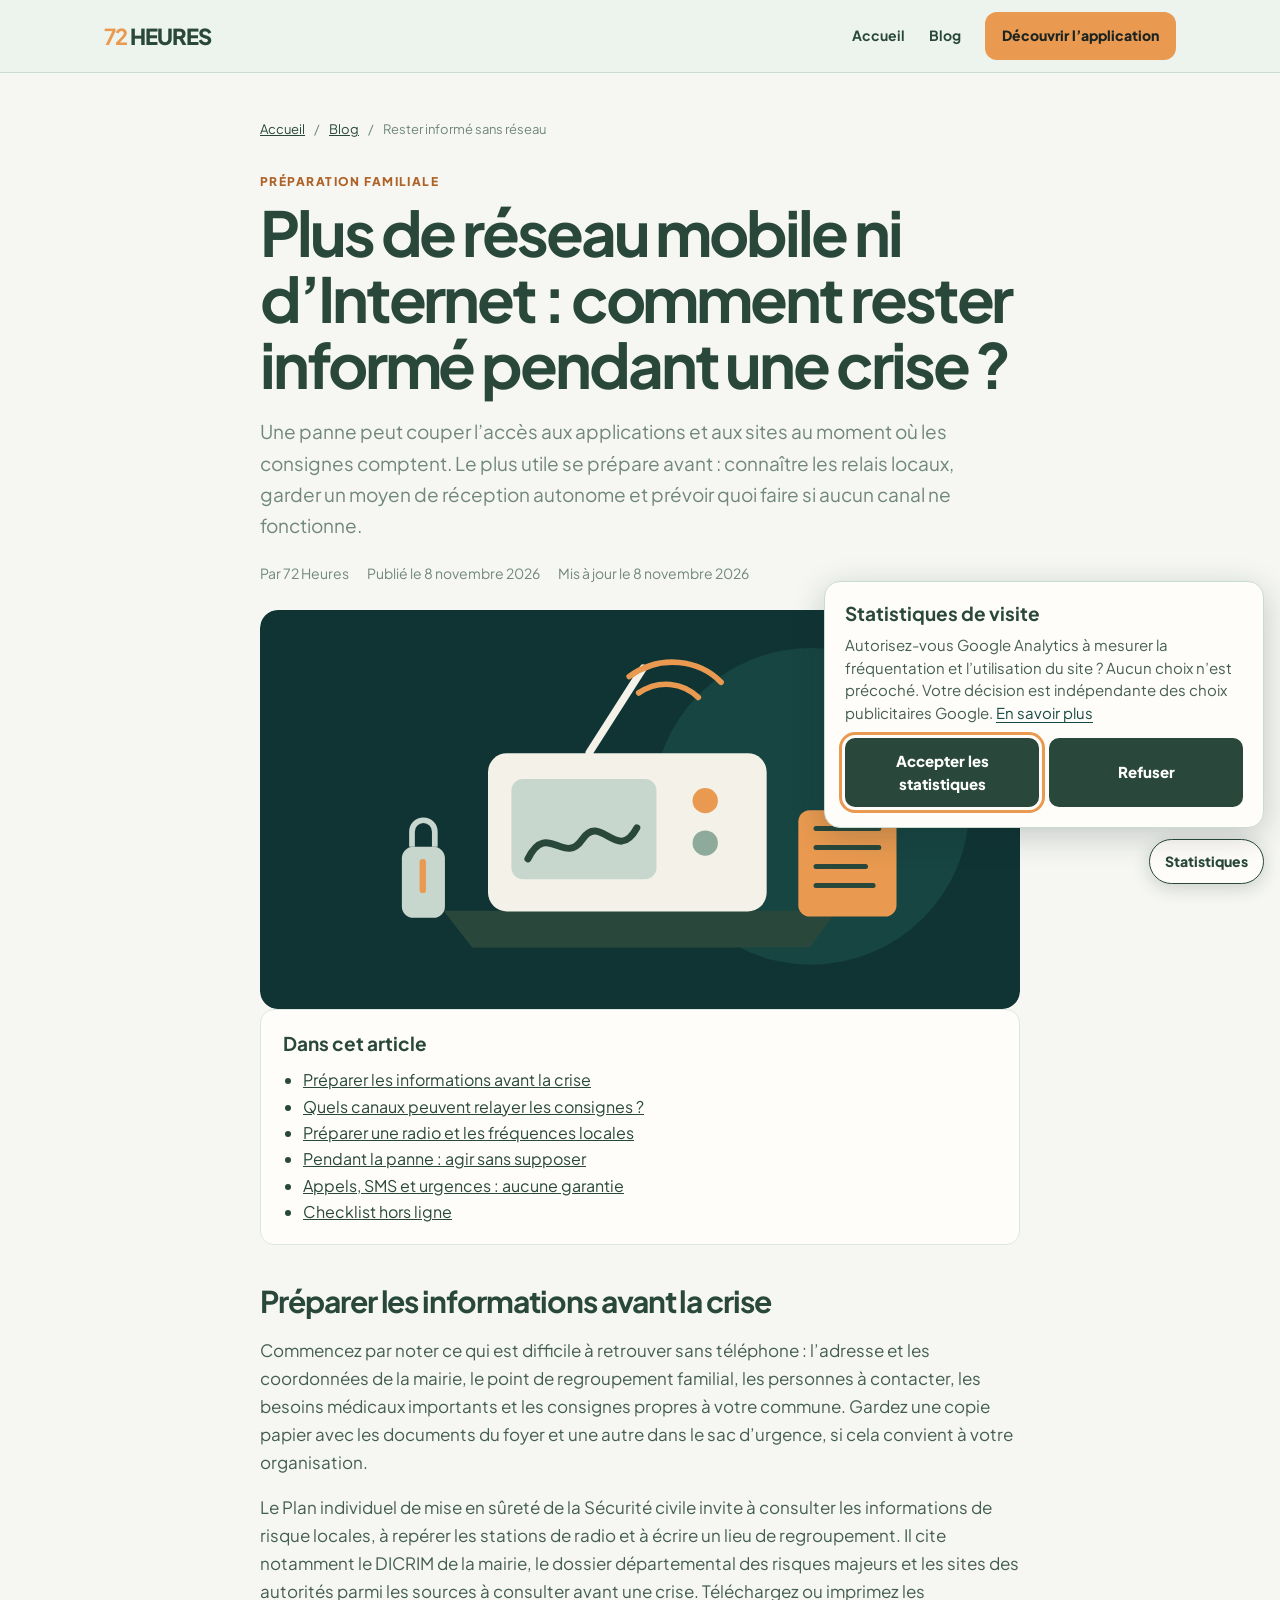
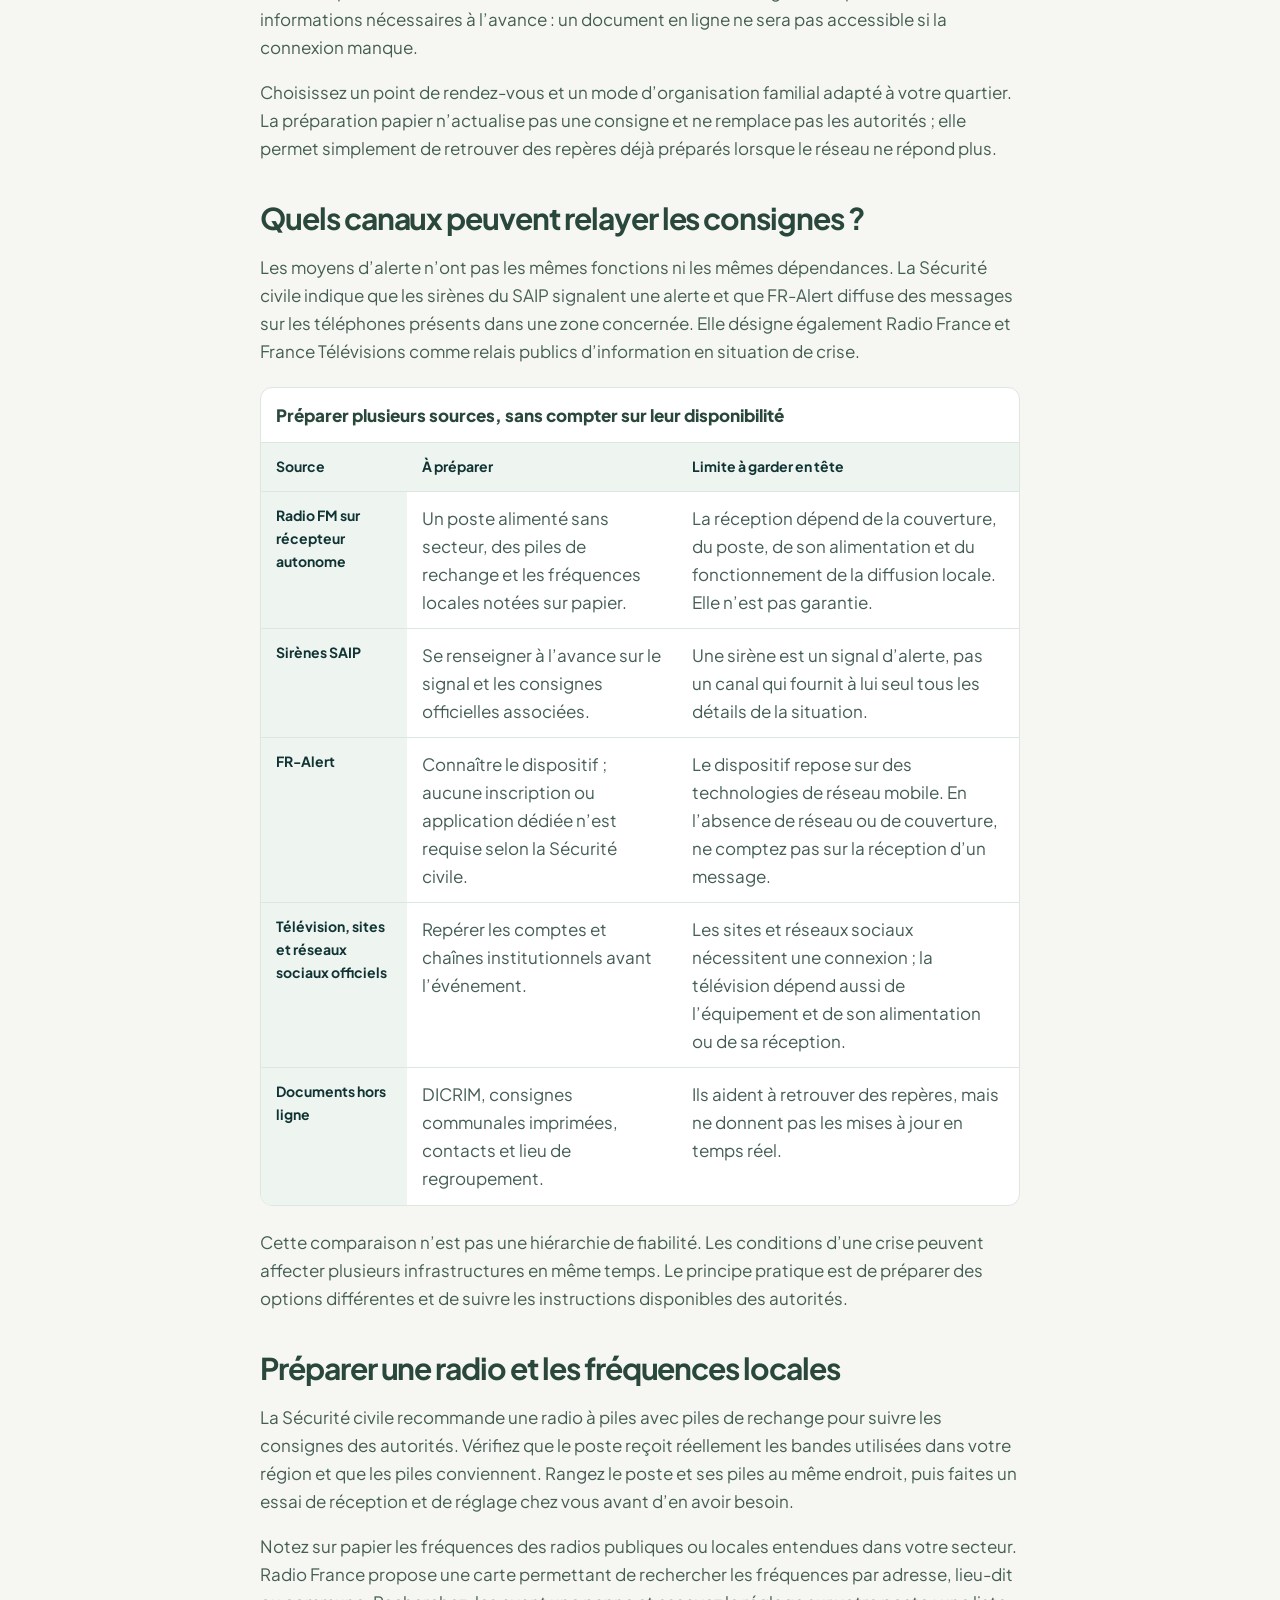
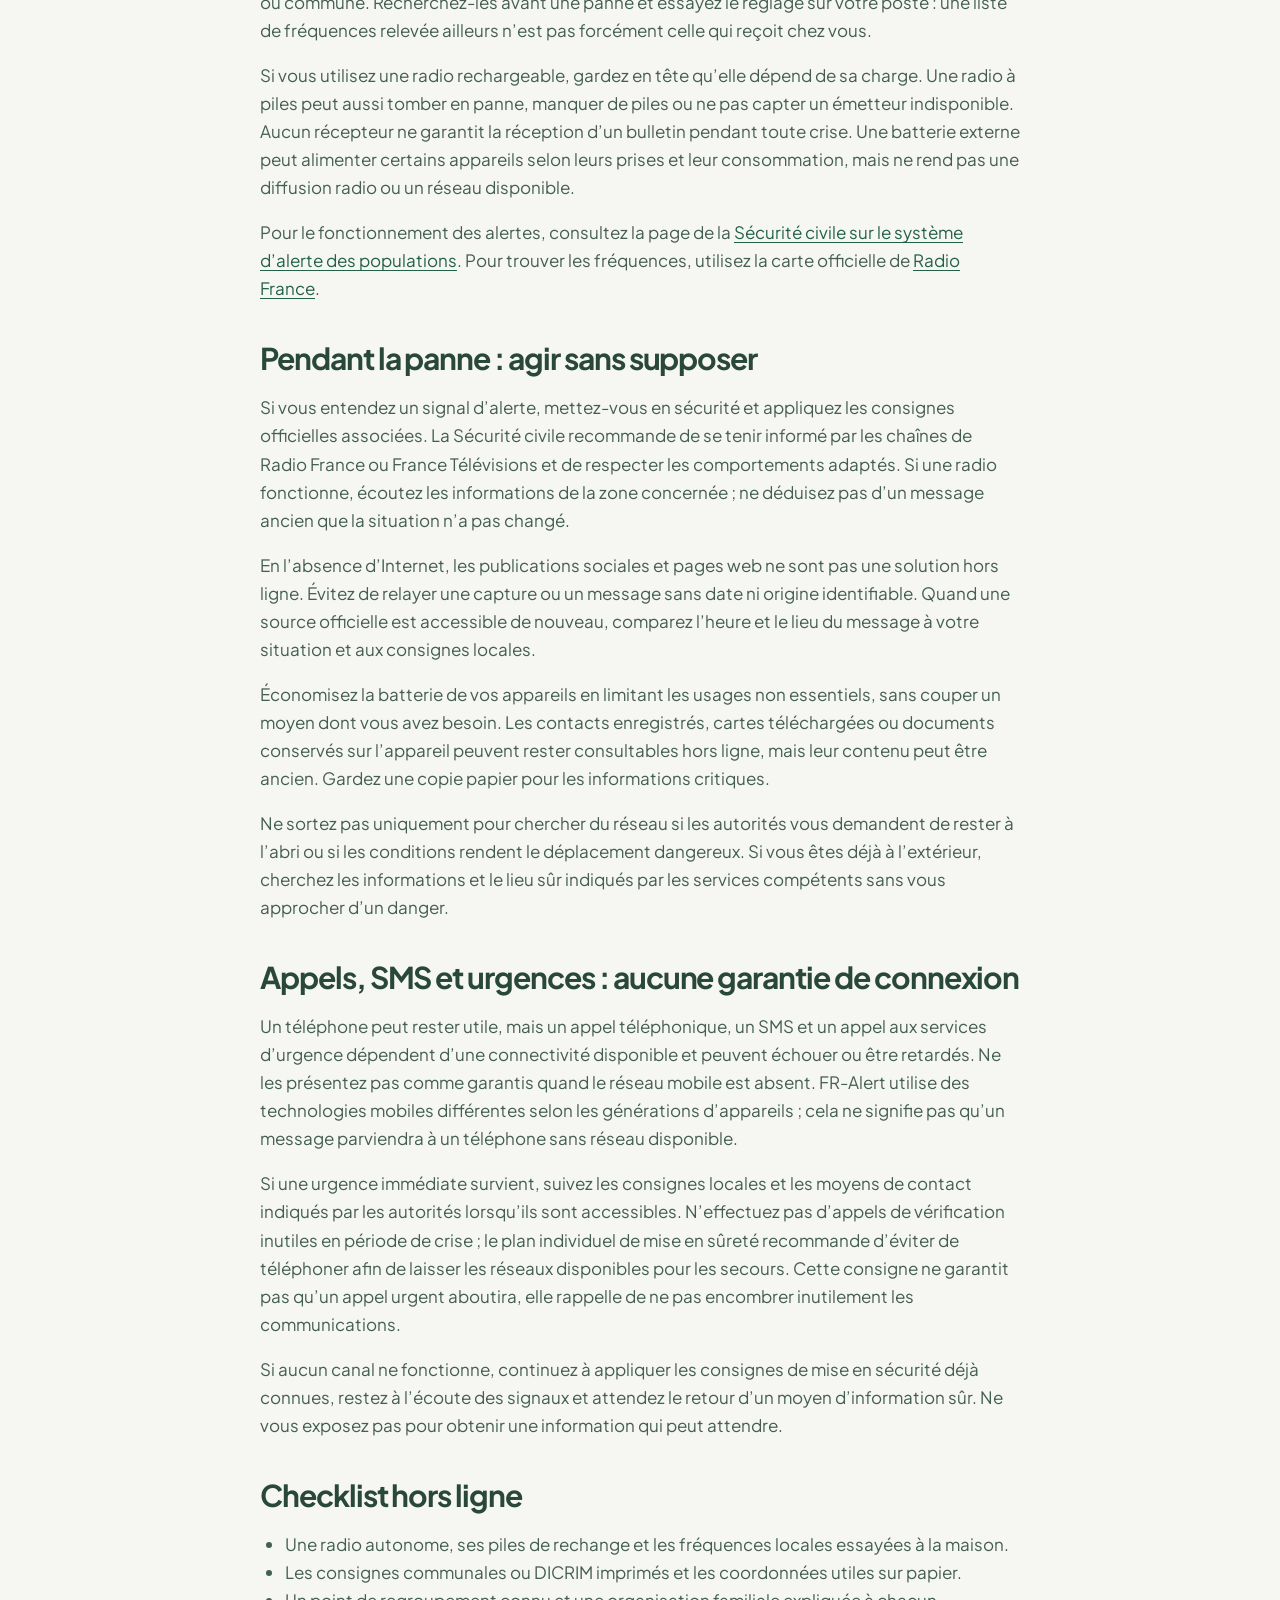
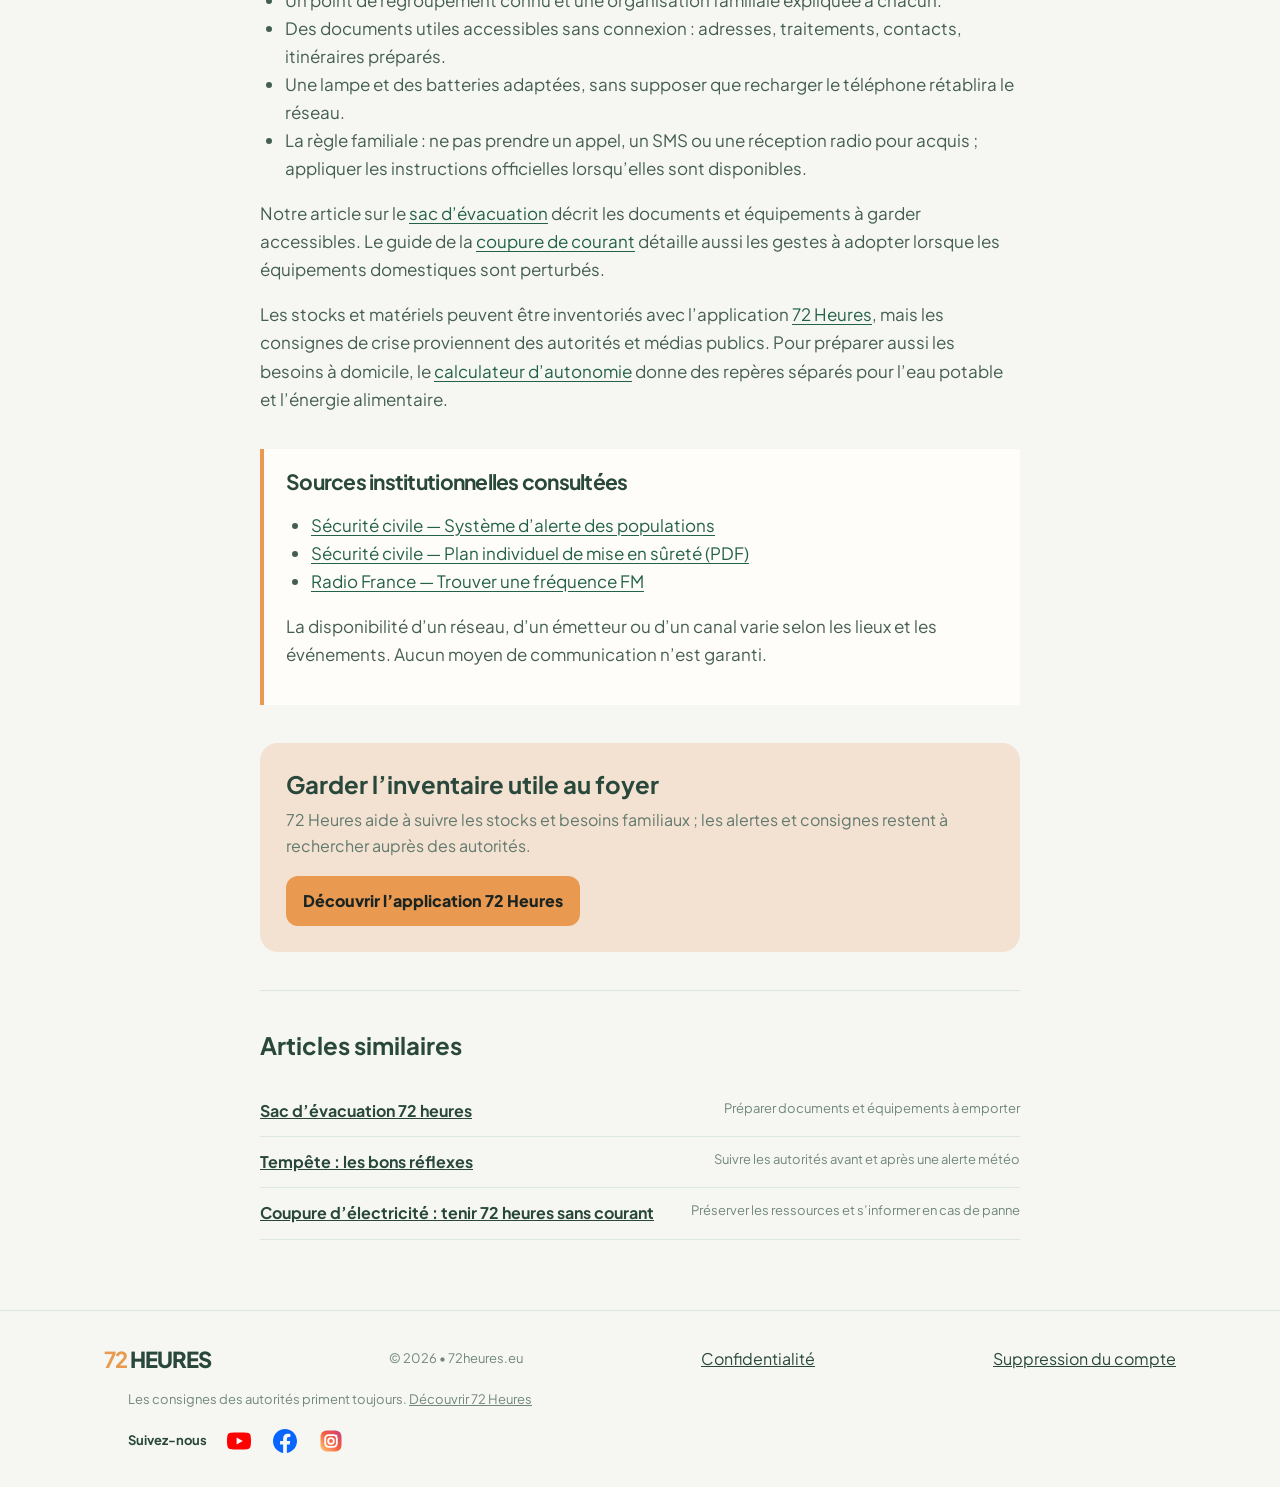
<file: blog/plus-de-reseau-mobile-internet/index.html>
<!doctype html>
<html lang="fr">
<head>
  <meta name="google-adsense-account" content="ca-pub-5025472355802912">
  <script>
    window.googlefc = window.googlefc || {};
    window.googlefc.callbackQueue = window.googlefc.callbackQueue || [];
    window.googlefc.callbackQueue.push({ CONSENT_API_READY: () => {
      const setupLink = () => { const link = document.getElementById('privacy-settings-link'); if (!link || typeof window.googlefc.showRevocationMessage !== 'function') return; link.hidden = false; link.addEventListener('click', (event) => { event.preventDefault(); window.googlefc.showRevocationMessage(); }); if (window.location.hash === '#privacy-settings') window.googlefc.showRevocationMessage(); };
      if (document.readyState === 'loading') document.addEventListener('DOMContentLoaded', setupLink, { once: true }); else setupLink();
    }});
  </script>
  <script async src="https://pagead2.googlesyndication.com/pagead/js/adsbygoogle.js?client=ca-pub-5025472355802912" crossorigin="anonymous"></script>
  <meta charset="utf-8">
  <meta name="viewport" content="width=device-width,initial-scale=1">
  <title>Plus de réseau mobile ni Internet : rester informé | 72 Heures</title>
  <meta name="description" content="Préparez-vous à suivre les consignes pendant une panne des réseaux : radio, fréquences locales, alertes, informations papier et limites des communications.">
  <link rel="canonical" href="https://72heures.eu/blog/plus-de-reseau-mobile-internet/">
  <meta property="og:type" content="article"><meta property="og:title" content="Plus de réseau mobile ni d’Internet : comment rester informé pendant une crise ?"><meta property="og:description" content="Des repères pratiques pour préparer des sources d’information de secours sans compter sur des appels, SMS ou radios garantis."><meta property="og:url" content="https://72heures.eu/blog/plus-de-reseau-mobile-internet/"><meta property="og:image" content="https://72heures.eu/assets/blog/rester-informe-crise.svg"><meta property="og:locale" content="fr_FR"><meta property="article:published_time" content="2026-11-08T09:00:00+01:00"><meta property="article:modified_time" content="2026-11-08T09:00:00+01:00"><meta property="article:section" content="Préparation familiale">
  <meta name="twitter:card" content="summary_large_image"><meta name="twitter:title" content="Plus de réseau mobile ni d’Internet : rester informé | 72 Heures"><meta name="twitter:description" content="Préparez des sources d’information et des consignes hors ligne en cas de panne des réseaux."><meta name="twitter:image" content="https://72heures.eu/assets/blog/rester-informe-crise.svg">
  <link rel="icon" type="image/png" href="/assets/icon-only.png"><link rel="preconnect" href="https://fonts.googleapis.com"><link rel="preconnect" href="https://fonts.gstatic.com" crossorigin><link href="https://fonts.googleapis.com/css2?family=Plus+Jakarta+Sans:wght@400;500;600;700;800&amp;display=swap" rel="stylesheet"><link rel="stylesheet" href="/assets/blog.css"><link rel="stylesheet" href="/assets/social-links.css">
  <script type="application/ld+json">{"@context":"https://schema.org","@type":"BlogPosting","headline":"Plus de réseau mobile ni d’Internet : comment rester informé pendant une crise ?","description":"Des repères pratiques pour préparer des sources d’information de secours sans compter sur des appels, SMS ou radios garantis.","image":"https://72heures.eu/assets/blog/rester-informe-crise.svg","datePublished":"2026-11-08T09:00:00+01:00","dateModified":"2026-11-08T09:00:00+01:00","author":{"@type":"Organization","name":"72 Heures"},"publisher":{"@type":"Organization","name":"72 Heures","url":"https://72heures.eu/"},"mainEntityOfPage":{"@type":"WebPage","@id":"https://72heures.eu/blog/plus-de-reseau-mobile-internet/"}}</script>
  <link rel="stylesheet" href="/assets/analytics-consent.css">
</head>
<body>
  <header class="site-header"><div class="site-nav"><a class="brand" href="/"><b>72</b> HEURES</a><nav aria-label="Navigation principale"><a href="/">Accueil</a><a href="/blog/" aria-current="page">Blog</a><a class="nav-cta" href="/#projet">Découvrir l’application</a></nav></div></header>
  <main class="page-wrap"><article class="article">
    <nav class="breadcrumbs" aria-label="Fil d’Ariane"><a href="/">Accueil</a><span aria-hidden="true">/</span><a href="/blog/">Blog</a><span aria-hidden="true">/</span><span>Rester informé sans réseau</span></nav>
    <header class="article-header"><p class="eyebrow">Préparation familiale</p><h1>Plus de réseau mobile ni d’Internet : comment rester informé pendant une crise ?</h1><p class="article-intro">Une panne peut couper l’accès aux applications et aux sites au moment où les consignes comptent. Le plus utile se prépare avant : connaître les relais locaux, garder un moyen de réception autonome et prévoir quoi faire si aucun canal ne fonctionne.</p><div class="byline"><span>Par 72 Heures</span><time datetime="2026-11-08">Publié le 8 novembre 2026</time><time datetime="2026-11-08">Mis à jour le 8 novembre 2026</time></div><img class="hero-image" src="/assets/blog/rester-informe-crise.svg" alt="Radio portable à piles près d’une lampe et d’un carnet de fréquences locales" width="1200" height="630" fetchpriority="high"></header>
    <nav class="toc" aria-label="Sommaire"><h2>Dans cet article</h2><ul><li><a href="#avant">Préparer les informations avant la crise</a></li><li><a href="#canaux">Quels canaux peuvent relayer les consignes ?</a></li><li><a href="#radio">Préparer une radio et les fréquences locales</a></li><li><a href="#pendant">Pendant la panne : agir sans supposer</a></li><li><a href="#urgence">Appels, SMS et urgences : aucune garantie</a></li><li><a href="#checklist">Checklist hors ligne</a></li></ul></nav>
    <div class="ad-slot" id="ad-slot-article-after-intro" data-ad-placement="article-after-intro" aria-hidden="true"></div>
    <div class="article-body">
      <section id="avant"><h2>Préparer les informations avant la crise</h2><p>Commencez par noter ce qui est difficile à retrouver sans téléphone : l’adresse et les coordonnées de la mairie, le point de regroupement familial, les personnes à contacter, les besoins médicaux importants et les consignes propres à votre commune. Gardez une copie papier avec les documents du foyer et une autre dans le sac d’urgence, si cela convient à votre organisation.</p><p>Le Plan individuel de mise en sûreté de la Sécurité civile invite à consulter les informations de risque locales, à repérer les stations de radio et à écrire un lieu de regroupement. Il cite notamment le DICRIM de la mairie, le dossier départemental des risques majeurs et les sites des autorités parmi les sources à consulter avant une crise. Téléchargez ou imprimez les informations nécessaires à l’avance : un document en ligne ne sera pas accessible si la connexion manque.</p><p>Choisissez un point de rendez-vous et un mode d’organisation familial adapté à votre quartier. La préparation papier n’actualise pas une consigne et ne remplace pas les autorités ; elle permet simplement de retrouver des repères déjà préparés lorsque le réseau ne répond plus.</p></section>
      <section id="canaux"><h2>Quels canaux peuvent relayer les consignes ?</h2><p>Les moyens d’alerte n’ont pas les mêmes fonctions ni les mêmes dépendances. La Sécurité civile indique que les sirènes du SAIP signalent une alerte et que FR-Alert diffuse des messages sur les téléphones présents dans une zone concernée. Elle désigne également Radio France et France Télévisions comme relais publics d’information en situation de crise.</p>
        <div class="table-wrap" role="region" tabindex="0" aria-label="Comparaison des sources d’information et de leurs limites, défilement horizontal possible"><table><caption>Préparer plusieurs sources, sans compter sur leur disponibilité</caption><thead><tr><th scope="col">Source</th><th scope="col">À préparer</th><th scope="col">Limite à garder en tête</th></tr></thead><tbody>
          <tr><th scope="row">Radio FM sur récepteur autonome</th><td>Un poste alimenté sans secteur, des piles de rechange et les fréquences locales notées sur papier.</td><td>La réception dépend de la couverture, du poste, de son alimentation et du fonctionnement de la diffusion locale. Elle n’est pas garantie.</td></tr>
          <tr><th scope="row">Sirènes SAIP</th><td>Se renseigner à l’avance sur le signal et les consignes officielles associées.</td><td>Une sirène est un signal d’alerte, pas un canal qui fournit à lui seul tous les détails de la situation.</td></tr>
          <tr><th scope="row">FR-Alert</th><td>Connaître le dispositif ; aucune inscription ou application dédiée n’est requise selon la Sécurité civile.</td><td>Le dispositif repose sur des technologies de réseau mobile. En l’absence de réseau ou de couverture, ne comptez pas sur la réception d’un message.</td></tr>
          <tr><th scope="row">Télévision, sites et réseaux sociaux officiels</th><td>Repérer les comptes et chaînes institutionnels avant l’événement.</td><td>Les sites et réseaux sociaux nécessitent une connexion ; la télévision dépend aussi de l’équipement et de son alimentation ou de sa réception.</td></tr>
          <tr><th scope="row">Documents hors ligne</th><td>DICRIM, consignes communales imprimées, contacts et lieu de regroupement.</td><td>Ils aident à retrouver des repères, mais ne donnent pas les mises à jour en temps réel.</td></tr>
        </tbody></table></div>
        <p>Cette comparaison n’est pas une hiérarchie de fiabilité. Les conditions d’une crise peuvent affecter plusieurs infrastructures en même temps. Le principe pratique est de préparer des options différentes et de suivre les instructions disponibles des autorités.</p></section>
      <section id="radio"><h2>Préparer une radio et les fréquences locales</h2><p>La Sécurité civile recommande une radio à piles avec piles de rechange pour suivre les consignes des autorités. Vérifiez que le poste reçoit réellement les bandes utilisées dans votre région et que les piles conviennent. Rangez le poste et ses piles au même endroit, puis faites un essai de réception et de réglage chez vous avant d’en avoir besoin.</p><p>Notez sur papier les fréquences des radios publiques ou locales entendues dans votre secteur. Radio France propose une carte permettant de rechercher les fréquences par adresse, lieu-dit ou commune. Recherchez-les avant une panne et essayez le réglage sur votre poste : une liste de fréquences relevée ailleurs n’est pas forcément celle qui reçoit chez vous.</p><p>Si vous utilisez une radio rechargeable, gardez en tête qu’elle dépend de sa charge. Une radio à piles peut aussi tomber en panne, manquer de piles ou ne pas capter un émetteur indisponible. Aucun récepteur ne garantit la réception d’un bulletin pendant toute crise. Une batterie externe peut alimenter certains appareils selon leurs prises et leur consommation, mais ne rend pas une diffusion radio ou un réseau disponible.</p><p>Pour le fonctionnement des alertes, consultez la page de la <a href="https://www.securite-civile.interieur.gouv.fr/reagir/comment-se-preparer-face-aux-risques/systeme-dalerte-des" target="_blank" rel="noopener noreferrer">Sécurité civile sur le système d’alerte des populations</a>. Pour trouver les fréquences, utilisez la carte officielle de <a href="https://www.radiofrance.com/faq/trouver-une-frequence-fm" target="_blank" rel="noopener noreferrer">Radio France</a>.</p></section>
      <div class="ad-slot" id="ad-slot-article-mid-content" data-ad-placement="article-mid-content" aria-hidden="true"></div>
      <section id="pendant"><h2>Pendant la panne : agir sans supposer</h2><p>Si vous entendez un signal d’alerte, mettez-vous en sécurité et appliquez les consignes officielles associées. La Sécurité civile recommande de se tenir informé par les chaînes de Radio France ou France Télévisions et de respecter les comportements adaptés. Si une radio fonctionne, écoutez les informations de la zone concernée ; ne déduisez pas d’un message ancien que la situation n’a pas changé.</p><p>En l’absence d’Internet, les publications sociales et pages web ne sont pas une solution hors ligne. Évitez de relayer une capture ou un message sans date ni origine identifiable. Quand une source officielle est accessible de nouveau, comparez l’heure et le lieu du message à votre situation et aux consignes locales.</p><p>Économisez la batterie de vos appareils en limitant les usages non essentiels, sans couper un moyen dont vous avez besoin. Les contacts enregistrés, cartes téléchargées ou documents conservés sur l’appareil peuvent rester consultables hors ligne, mais leur contenu peut être ancien. Gardez une copie papier pour les informations critiques.</p><p>Ne sortez pas uniquement pour chercher du réseau si les autorités vous demandent de rester à l’abri ou si les conditions rendent le déplacement dangereux. Si vous êtes déjà à l’extérieur, cherchez les informations et le lieu sûr indiqués par les services compétents sans vous approcher d’un danger.</p></section>
      <section id="urgence"><h2>Appels, SMS et urgences : aucune garantie de connexion</h2><p>Un téléphone peut rester utile, mais un appel téléphonique, un SMS et un appel aux services d’urgence dépendent d’une connectivité disponible et peuvent échouer ou être retardés. Ne les présentez pas comme garantis quand le réseau mobile est absent. FR-Alert utilise des technologies mobiles différentes selon les générations d’appareils ; cela ne signifie pas qu’un message parviendra à un téléphone sans réseau disponible.</p><p>Si une urgence immédiate survient, suivez les consignes locales et les moyens de contact indiqués par les autorités lorsqu’ils sont accessibles. N’effectuez pas d’appels de vérification inutiles en période de crise ; le plan individuel de mise en sûreté recommande d’éviter de téléphoner afin de laisser les réseaux disponibles pour les secours. Cette consigne ne garantit pas qu’un appel urgent aboutira, elle rappelle de ne pas encombrer inutilement les communications.</p><p>Si aucun canal ne fonctionne, continuez à appliquer les consignes de mise en sécurité déjà connues, restez à l’écoute des signaux et attendez le retour d’un moyen d’information sûr. Ne vous exposez pas pour obtenir une information qui peut attendre.</p></section>
      <section id="checklist"><h2>Checklist hors ligne</h2><ul><li>Une radio autonome, ses piles de rechange et les fréquences locales essayées à la maison.</li><li>Les consignes communales ou DICRIM imprimés et les coordonnées utiles sur papier.</li><li>Un point de regroupement connu et une organisation familiale expliquée à chacun.</li><li>Des documents utiles accessibles sans connexion : adresses, traitements, contacts, itinéraires préparés.</li><li>Une lampe et des batteries adaptées, sans supposer que recharger le téléphone rétablira le réseau.</li><li>La règle familiale : ne pas prendre un appel, un SMS ou une réception radio pour acquis ; appliquer les instructions officielles lorsqu’elles sont disponibles.</li></ul><p>Notre article sur le <a href="/blog/sac-evacuation-72-heures/">sac d’évacuation</a> décrit les documents et équipements à garder accessibles. Le guide de la <a href="/blog/coupure-electricite-72-heures/">coupure de courant</a> détaille aussi les gestes à adopter lorsque les équipements domestiques sont perturbés.</p><p>Les stocks et matériels peuvent être inventoriés avec l’application <a href="/#projet">72 Heures</a>, mais les consignes de crise proviennent des autorités et médias publics. Pour préparer aussi les besoins à domicile, le <a href="/calculateur-autonomie/">calculateur d’autonomie</a> donne des repères séparés pour l’eau potable et l’énergie alimentaire.</p></section>
      <aside class="source-note"><h2>Sources institutionnelles consultées</h2><ul><li><a href="https://www.securite-civile.interieur.gouv.fr/reagir/comment-se-preparer-face-aux-risques/systeme-dalerte-des" target="_blank" rel="noopener noreferrer">Sécurité civile — Système d’alerte des populations</a></li><li><a href="https://www.securite-civile.interieur.gouv.fr/sites/securitecivile/files/medias/documents/2025-06/plan-individuel-de-mise-en-surete-PIMS_0.pdf" target="_blank" rel="noopener noreferrer">Sécurité civile — Plan individuel de mise en sûreté (PDF)</a></li><li><a href="https://www.radiofrance.com/faq/trouver-une-frequence-fm" target="_blank" rel="noopener noreferrer">Radio France — Trouver une fréquence FM</a></li></ul><p>La disponibilité d’un réseau, d’un émetteur ou d’un canal varie selon les lieux et les événements. Aucun moyen de communication n’est garanti.</p></aside>
    </div>
    <aside class="app-cta"><h2>Garder l’inventaire utile au foyer</h2><p>72 Heures aide à suivre les stocks et besoins familiaux ; les alertes et consignes restent à rechercher auprès des autorités.</p><a href="/#projet">Découvrir l’application 72 Heures</a></aside>
    <section class="related" aria-labelledby="related-title"><h2 id="related-title">Articles similaires</h2><ul><li><a href="/blog/sac-evacuation-72-heures/">Sac d’évacuation 72 heures</a><span>Préparer documents et équipements à emporter</span></li><li><a href="/blog/tempete-bons-reflexes/">Tempête : les bons réflexes</a><span>Suivre les autorités avant et après une alerte météo</span></li><li><a href="/blog/coupure-electricite-72-heures/">Coupure d’électricité : tenir 72 heures sans courant</a><span>Préserver les ressources et s’informer en cas de panne</span></li></ul></section>
  </article></main>
  <footer class="site-footer"><div class="site-nav"><a class="brand" href="/"><b>72</b> HEURES</a><span>© 2026 • 72heures.eu</span><a href="/confidentialite/">Confidentialité</a><a href="/suppression-compte/">Suppression du compte</a><a id="privacy-settings-link" href="#privacy-settings" hidden>Gérer mes choix de confidentialité</a></div><p>Les consignes des autorités priment toujours. <a href="/">Découvrir 72 Heures</a></p><div class="social-footer"><strong>Suivez-nous</strong><nav class="social-links social-links--icons" aria-label="Réseaux sociaux"><a class="social-link" href="https://www.youtube.com/@72HeuresAutonomie" target="_blank" rel="noopener noreferrer" aria-label="Suivre 72 Heures sur YouTube"><svg class="social-icon" aria-hidden="true" focusable="false"><use href="/assets/social-icons.svg#youtube"></use></svg></a><a class="social-link" href="https://www.facebook.com/profile.php?id=61595463087674" target="_blank" rel="noopener noreferrer" aria-label="Suivre 72 Heures sur Facebook"><svg class="social-icon" aria-hidden="true" focusable="false"><use href="/assets/social-icons.svg#facebook"></use></svg></a><a class="social-link" href="https://www.instagram.com/72heures.eu/" target="_blank" rel="noopener noreferrer" aria-label="Suivre 72 Heures sur Instagram"><svg class="social-icon" aria-hidden="true" focusable="false"><use href="/assets/social-icons.svg#instagram"></use></svg></a></nav></div></footer>
  <script src="/assets/analytics-consent.js"></script>
</body>
</html>
</file>
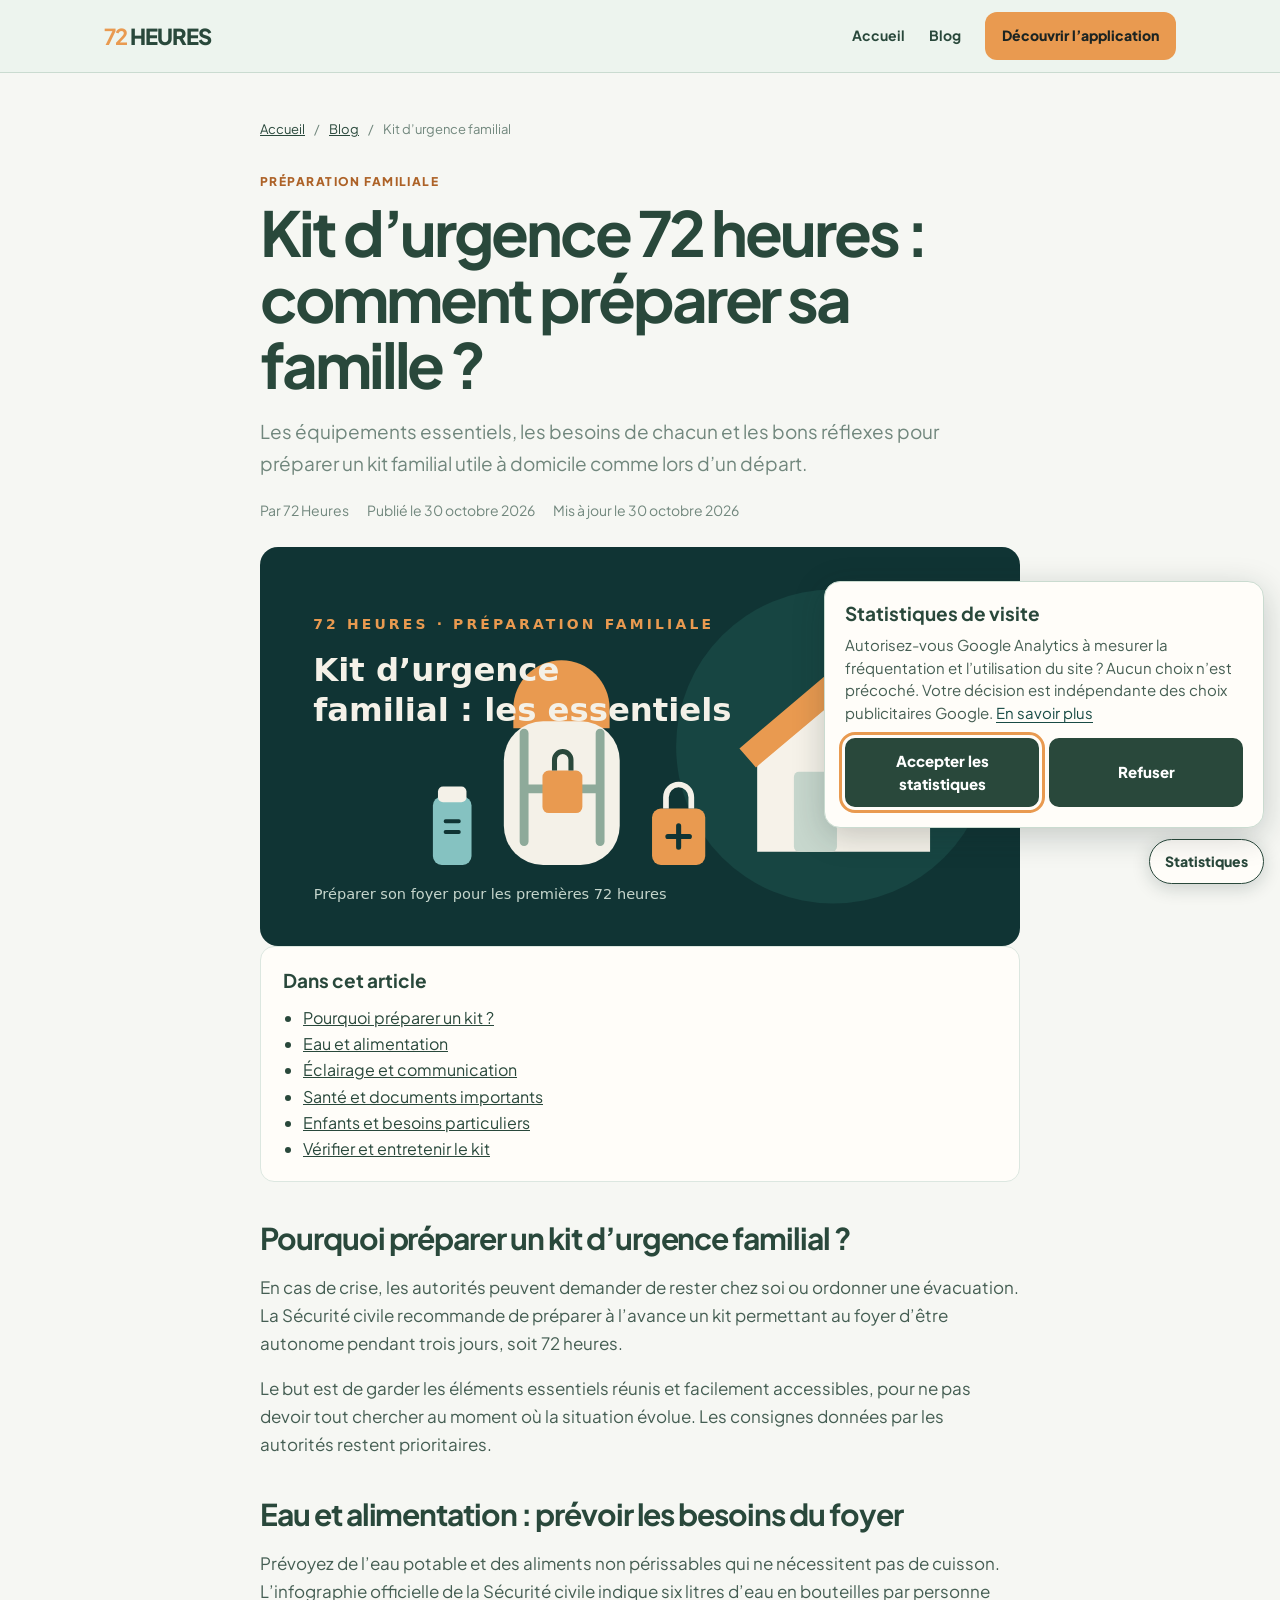
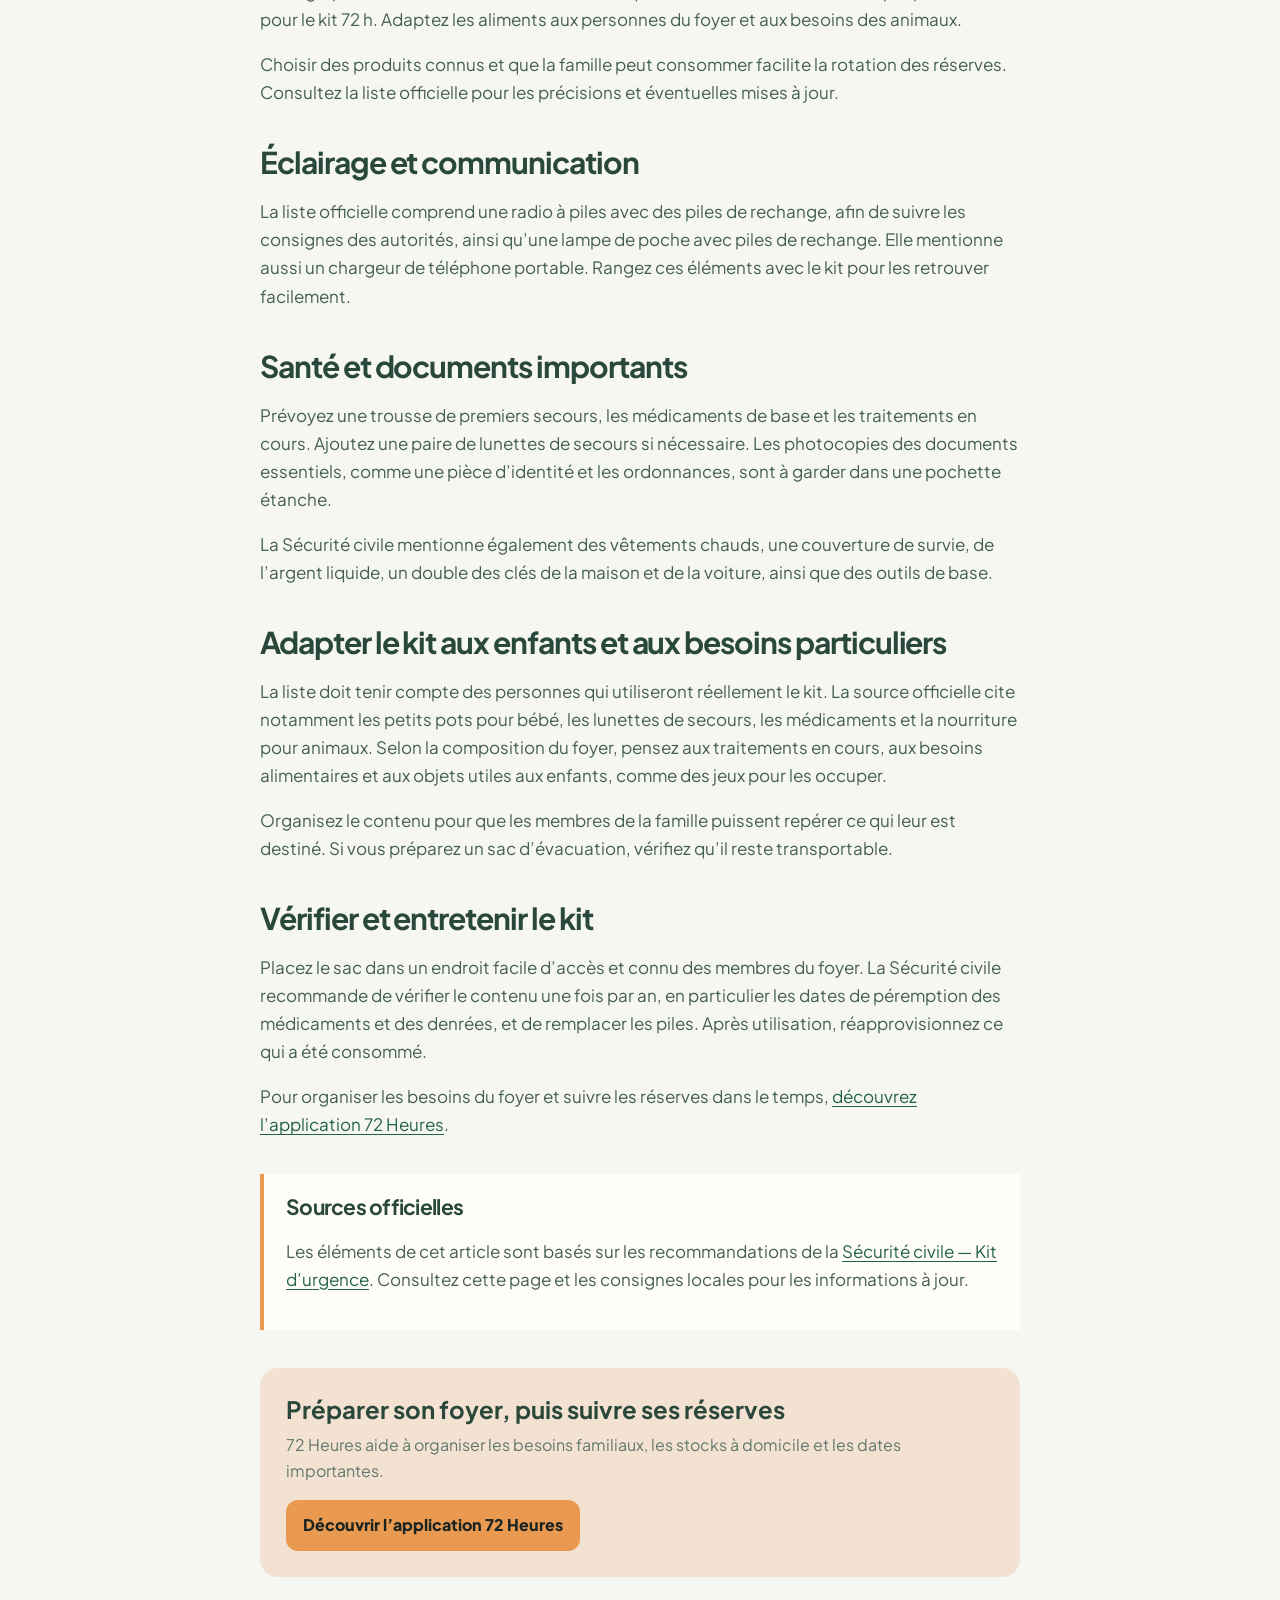
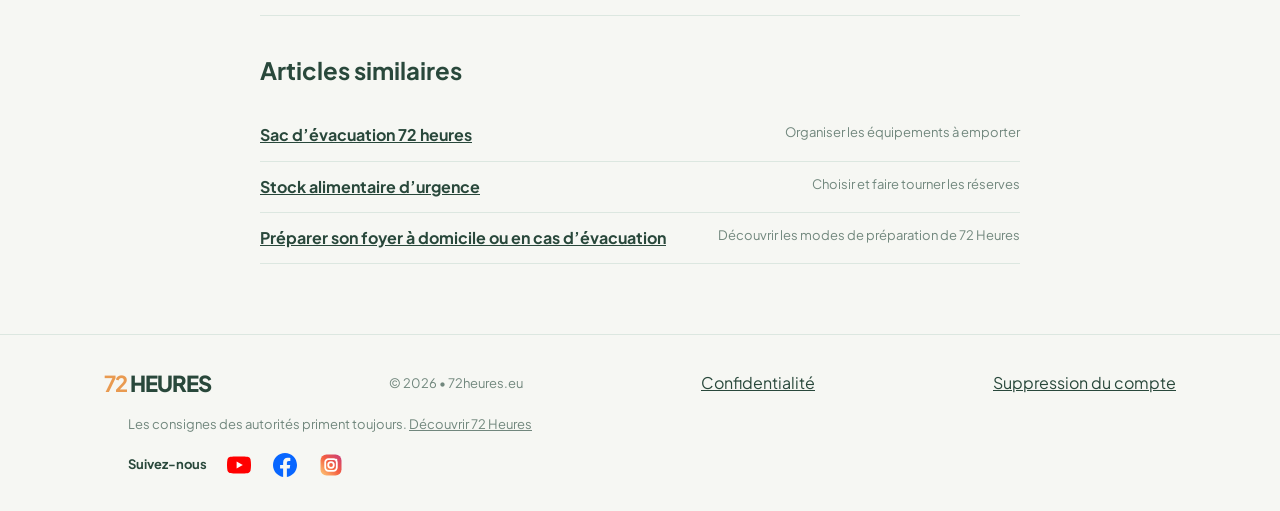
<file: blog/preparer-kit-urgence-familial/index.html>
<!doctype html>
<html lang="fr">
<head>
  <meta name="google-adsense-account" content="ca-pub-5025472355802912">
  <script>
    window.googlefc = window.googlefc || {};
    window.googlefc.callbackQueue = window.googlefc.callbackQueue || [];
    window.googlefc.callbackQueue.push({
      CONSENT_API_READY: () => {
        const setupLink = () => {
          const link = document.getElementById('privacy-settings-link');
          if (!link || typeof window.googlefc.showRevocationMessage !== 'function') return;
          link.hidden = false;
          link.addEventListener('click', (event) => {
            event.preventDefault();
            window.googlefc.showRevocationMessage();
          });
          if (window.location.hash === '#privacy-settings') {
            window.googlefc.showRevocationMessage();
          }
        };
        if (document.readyState === 'loading') {
          document.addEventListener('DOMContentLoaded', setupLink, { once: true });
        } else {
          setupLink();
        }
      }
    });
  </script>
  <script async src="https://pagead2.googlesyndication.com/pagead/js/adsbygoogle.js?client=ca-pub-5025472355802912" crossorigin="anonymous"></script>
  <meta charset="utf-8">
  <meta name="viewport" content="width=device-width,initial-scale=1">
  <title>Kit d’urgence 72 heures : comment préparer sa famille ? | 72 Heures</title>
  <meta name="description" content="Équipements, eau, alimentation, santé et documents : les repères officiels pour préparer un kit d’urgence familial de 72 heures.">
  <link rel="canonical" href="https://72heures.eu/blog/preparer-kit-urgence-familial/">
  <meta property="og:type" content="article"><meta property="og:title" content="Kit d’urgence 72 heures : comment préparer sa famille ? | 72 Heures"><meta property="og:description" content="Équipements, eau, alimentation, santé et documents : les repères officiels pour préparer un kit d’urgence familial de 72 heures."><meta property="og:url" content="https://72heures.eu/blog/preparer-kit-urgence-familial/"><meta property="og:image" content="https://72heures.eu/assets/blog/kit-urgence-familial.svg"><meta property="og:locale" content="fr_FR"><meta property="article:published_time" content="2026-10-30T09:00:00+02:00"><meta property="article:modified_time" content="2026-10-30T09:00:00+02:00"><meta property="article:section" content="Préparation familiale">
  <meta name="twitter:card" content="summary_large_image"><meta name="twitter:title" content="Kit d’urgence 72 heures : comment préparer sa famille ? | 72 Heures"><meta name="twitter:description" content="Équipements, eau, alimentation, santé et documents : les repères officiels pour préparer un kit d’urgence familial de 72 heures."><meta name="twitter:image" content="https://72heures.eu/assets/blog/kit-urgence-familial.svg">
  <link rel="icon" type="image/png" href="/assets/icon-only.png">
  <link rel="preconnect" href="https://fonts.googleapis.com"><link rel="preconnect" href="https://fonts.gstatic.com" crossorigin><link href="https://fonts.googleapis.com/css2?family=Plus+Jakarta+Sans:wght@400;500;600;700;800&amp;display=swap" rel="stylesheet">
  <link rel="stylesheet" href="/assets/blog.css">
  <link rel="stylesheet" href="/assets/social-links.css">
  <script type="application/ld+json">{"@context":"https://schema.org","@type":"BlogPosting","headline":"Kit d’urgence 72 heures : comment préparer sa famille ?","description":"Équipements, eau, alimentation, santé et documents : les repères officiels pour préparer un kit d’urgence familial de 72 heures.","image":"https://72heures.eu/assets/blog/kit-urgence-familial.svg","datePublished":"2026-10-30T09:00:00+02:00","dateModified":"2026-10-30T09:00:00+02:00","author":{"@type":"Organization","name":"72 Heures"},"publisher":{"@type":"Organization","name":"72 Heures","url":"https://72heures.eu/"},"mainEntityOfPage":{"@type":"WebPage","@id":"https://72heures.eu/blog/preparer-kit-urgence-familial/"}}</script>
  <link rel="stylesheet" href="/assets/analytics-consent.css">
</head>
<body>
  <header class="site-header"><div class="site-nav"><a class="brand" href="/"><b>72</b> HEURES</a><nav aria-label="Navigation principale"><a href="/">Accueil</a><a href="/blog/" aria-current="page">Blog</a><a class="nav-cta" href="/#projet">Découvrir l’application</a></nav></div></header>
  <main class="page-wrap"><article class="article">
    <nav class="breadcrumbs" aria-label="Fil d’Ariane"><a href="/">Accueil</a><span aria-hidden="true">/</span><a href="/blog/">Blog</a><span aria-hidden="true">/</span><span>Kit d’urgence familial</span></nav>
    <header class="article-header"><p class="eyebrow">Préparation familiale</p><h1>Kit d’urgence 72 heures : comment préparer sa famille ?</h1><p class="article-intro">Les équipements essentiels, les besoins de chacun et les bons réflexes pour préparer un kit familial utile à domicile comme lors d’un départ.</p><div class="byline"><span>Par 72 Heures</span><time datetime="2026-10-30">Publié le 30 octobre 2026</time><time datetime="2026-10-30">Mis à jour le 30 octobre 2026</time></div><img class="hero-image" src="/assets/blog/kit-urgence-familial.svg" alt="Sac d’urgence et équipements essentiels pour préparer un foyer pendant 72 heures" width="1200" height="630" fetchpriority="high"></header>
    <nav class="toc" aria-label="Sommaire"><h2>Dans cet article</h2><ul><li><a href="#pourquoi">Pourquoi préparer un kit ?</a></li><li><a href="#eau-alimentation">Eau et alimentation</a></li><li><a href="#lumiere-communication">Éclairage et communication</a></li><li><a href="#sante-documents">Santé et documents importants</a></li><li><a href="#besoins-famille">Enfants et besoins particuliers</a></li><li><a href="#entretien">Vérifier et entretenir le kit</a></li></ul></nav>
    <div class="ad-slot" id="ad-slot-article-after-intro" data-ad-placement="article-after-intro" aria-hidden="true"></div>
    <div class="article-body">
      <section id="pourquoi"><h2>Pourquoi préparer un kit d’urgence familial ?</h2><p>En cas de crise, les autorités peuvent demander de rester chez soi ou ordonner une évacuation. La Sécurité civile recommande de préparer à l’avance un kit permettant au foyer d’être autonome pendant trois jours, soit 72 heures.</p><p>Le but est de garder les éléments essentiels réunis et facilement accessibles, pour ne pas devoir tout chercher au moment où la situation évolue. Les consignes données par les autorités restent prioritaires.</p></section>
      <section id="eau-alimentation"><h2>Eau et alimentation : prévoir les besoins du foyer</h2><p>Prévoyez de l’eau potable et des aliments non périssables qui ne nécessitent pas de cuisson. L’infographie officielle de la Sécurité civile indique six litres d’eau en bouteilles par personne pour le kit 72 h. Adaptez les aliments aux personnes du foyer et aux besoins des animaux.</p><p>Choisir des produits connus et que la famille peut consommer facilite la rotation des réserves. Consultez la liste officielle pour les précisions et éventuelles mises à jour.</p></section>
      <section id="lumiere-communication"><h2>Éclairage et communication</h2><p>La liste officielle comprend une radio à piles avec des piles de rechange, afin de suivre les consignes des autorités, ainsi qu’une lampe de poche avec piles de rechange. Elle mentionne aussi un chargeur de téléphone portable. Rangez ces éléments avec le kit pour les retrouver facilement.</p></section>
      <section id="sante-documents"><h2>Santé et documents importants</h2><p>Prévoyez une trousse de premiers secours, les médicaments de base et les traitements en cours. Ajoutez une paire de lunettes de secours si nécessaire. Les photocopies des documents essentiels, comme une pièce d’identité et les ordonnances, sont à garder dans une pochette étanche.</p><p>La Sécurité civile mentionne également des vêtements chauds, une couverture de survie, de l’argent liquide, un double des clés de la maison et de la voiture, ainsi que des outils de base.</p></section>
      <div class="ad-slot" id="ad-slot-article-mid-content" data-ad-placement="article-mid-content" aria-hidden="true"></div>
      <section id="besoins-famille"><h2>Adapter le kit aux enfants et aux besoins particuliers</h2><p>La liste doit tenir compte des personnes qui utiliseront réellement le kit. La source officielle cite notamment les petits pots pour bébé, les lunettes de secours, les médicaments et la nourriture pour animaux. Selon la composition du foyer, pensez aux traitements en cours, aux besoins alimentaires et aux objets utiles aux enfants, comme des jeux pour les occuper.</p><p>Organisez le contenu pour que les membres de la famille puissent repérer ce qui leur est destiné. Si vous préparez un sac d’évacuation, vérifiez qu’il reste transportable.</p></section>
      <section id="entretien"><h2>Vérifier et entretenir le kit</h2><p>Placez le sac dans un endroit facile d’accès et connu des membres du foyer. La Sécurité civile recommande de vérifier le contenu une fois par an, en particulier les dates de péremption des médicaments et des denrées, et de remplacer les piles. Après utilisation, réapprovisionnez ce qui a été consommé.</p><p>Pour organiser les besoins du foyer et suivre les réserves dans le temps, <a href="/#projet">découvrez l’application 72 Heures</a>.</p></section>
      <aside class="source-note"><h2>Sources officielles</h2><p>Les éléments de cet article sont basés sur les recommandations de la <a href="https://www.securite-civile.interieur.gouv.fr/reagir/comment-se-preparer-face-aux-risques/kit-durgence" target="_blank" rel="noopener noreferrer">Sécurité civile — Kit d’urgence</a>. Consultez cette page et les consignes locales pour les informations à jour.</p></aside>
    </div>
    <aside class="app-cta"><h2>Préparer son foyer, puis suivre ses réserves</h2><p>72 Heures aide à organiser les besoins familiaux, les stocks à domicile et les dates importantes.</p><a href="/#projet">Découvrir l’application 72 Heures</a></aside>
    <section class="related" aria-labelledby="related-title"><h2 id="related-title">Articles similaires</h2><ul><li><a href="/blog/sac-evacuation-72-heures/">Sac d’évacuation 72 heures</a><span>Organiser les équipements à emporter</span></li><li><a href="/blog/stock-alimentaire-urgence/">Stock alimentaire d’urgence</a><span>Choisir et faire tourner les réserves</span></li><li><a href="/#modes">Préparer son foyer à domicile ou en cas d’évacuation</a><span>Découvrir les modes de préparation de 72 Heures</span></li></ul></section>
  </article></main>
  <footer class="site-footer"><div class="site-nav"><a class="brand" href="/"><b>72</b> HEURES</a><span>© 2026 • 72heures.eu</span><a href="/confidentialite/">Confidentialité</a><a href="/suppression-compte/">Suppression du compte</a><a id="privacy-settings-link" href="#privacy-settings" hidden>Gérer mes choix de confidentialité</a></div><p>Les consignes des autorités priment toujours. <a href="/">Découvrir 72 Heures</a></p><div class="social-footer">
        <strong>Suivez-nous</strong>
        <nav class="social-links social-links--icons" aria-label="Réseaux sociaux">
<a class="social-link" href="https://www.youtube.com/@72HeuresAutonomie" target="_blank" rel="noopener noreferrer" aria-label="Suivre 72 Heures sur YouTube">
                <svg class="social-icon" aria-hidden="true" focusable="false"><use href="/assets/social-icons.svg#youtube"></use></svg>
</a>
<a class="social-link" href="https://www.facebook.com/profile.php?id=61595463087674" target="_blank" rel="noopener noreferrer" aria-label="Suivre 72 Heures sur Facebook">
                <svg class="social-icon" aria-hidden="true" focusable="false"><use href="/assets/social-icons.svg#facebook"></use></svg>
</a>
<a class="social-link" href="https://www.instagram.com/72heures.eu/" target="_blank" rel="noopener noreferrer" aria-label="Suivre 72 Heures sur Instagram">
                <svg class="social-icon" aria-hidden="true" focusable="false"><use href="/assets/social-icons.svg#instagram"></use></svg>
</a>
</nav>
    </div></footer>
  <script src="/assets/analytics-consent.js"></script>
</body>
</html>
</file>
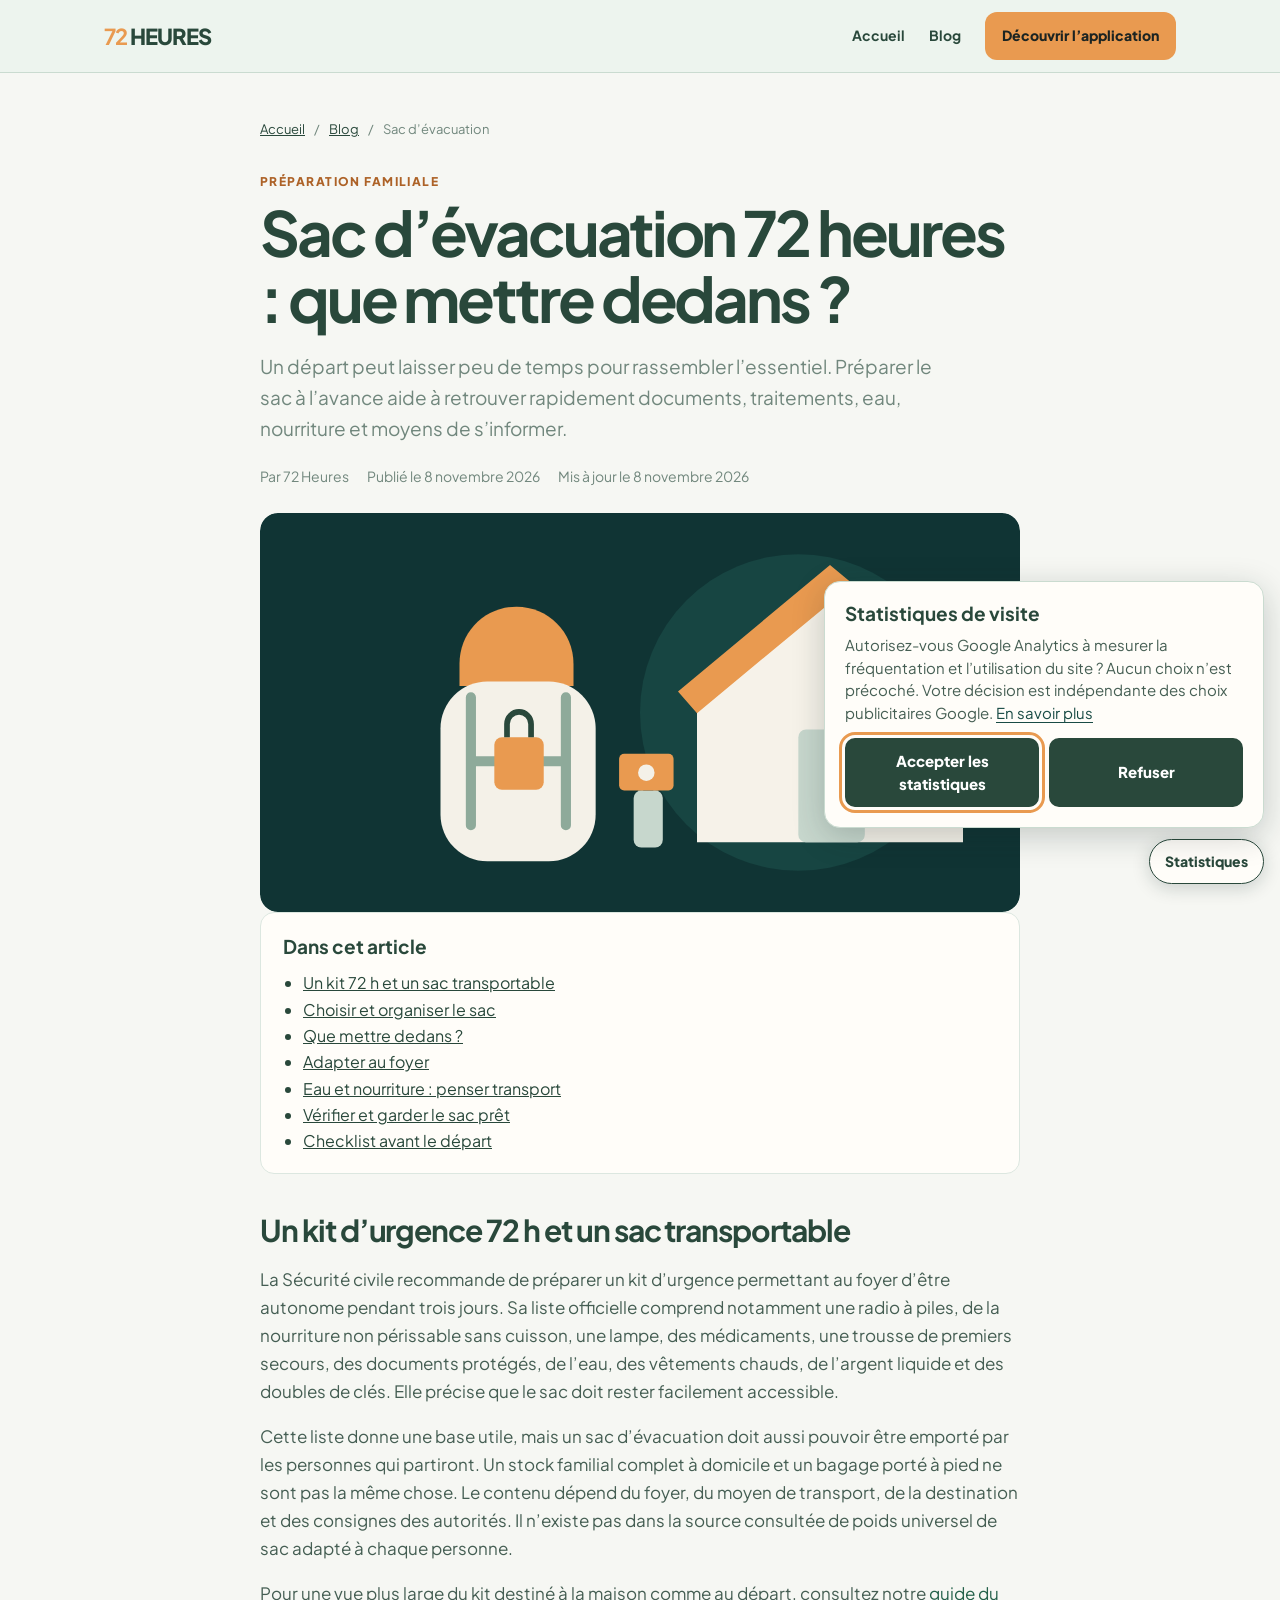
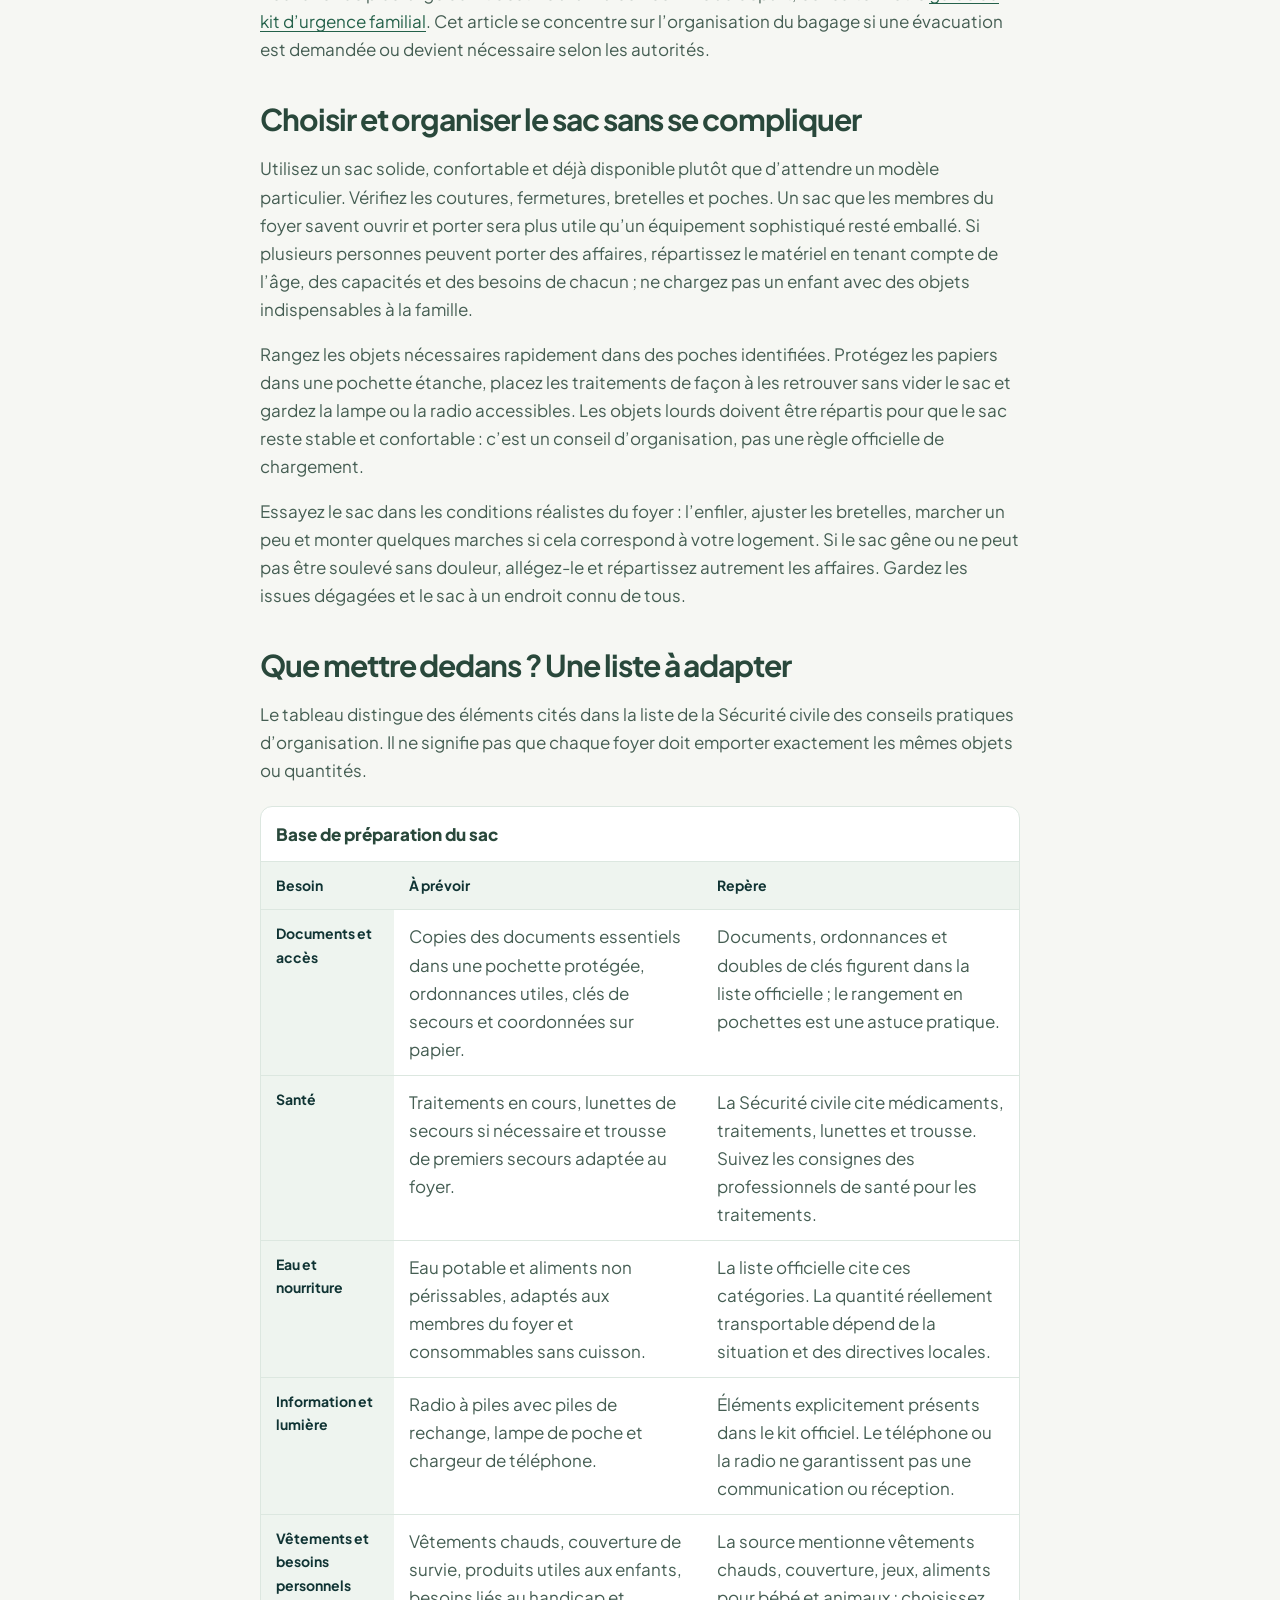
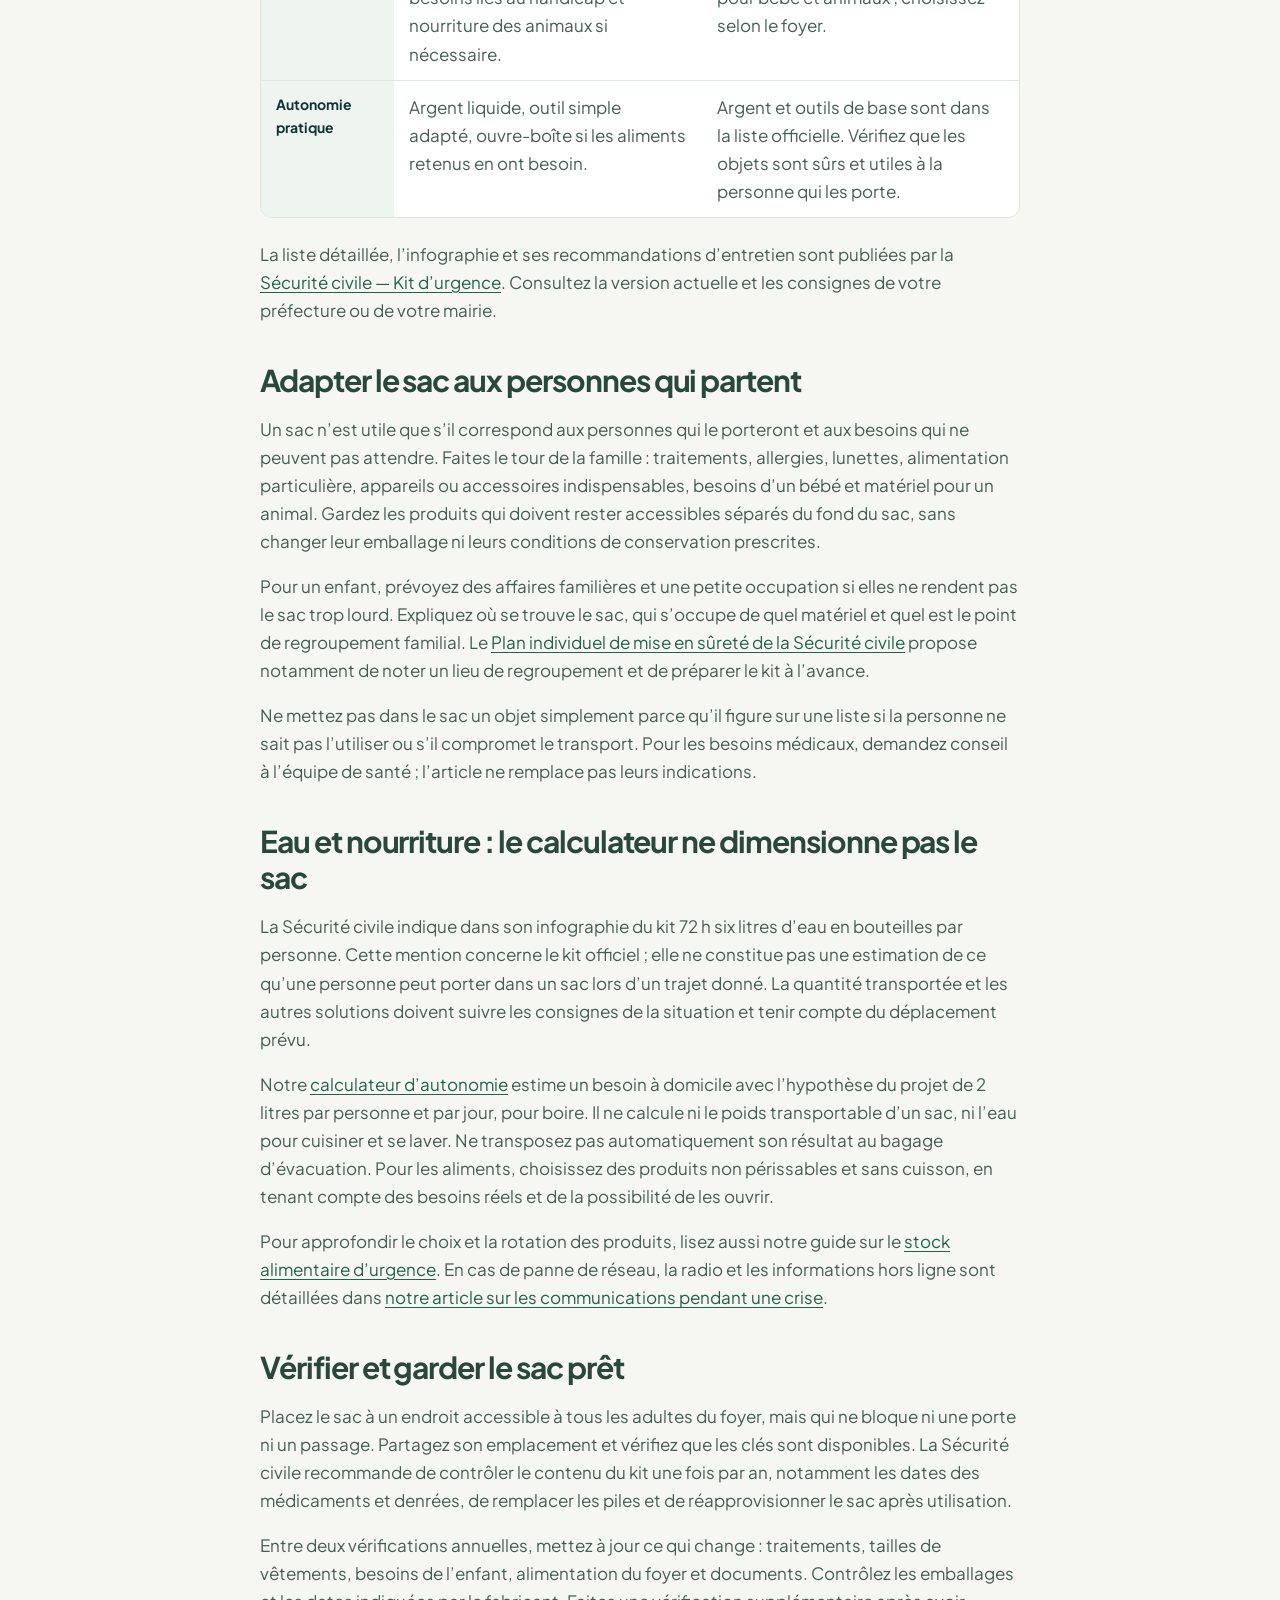
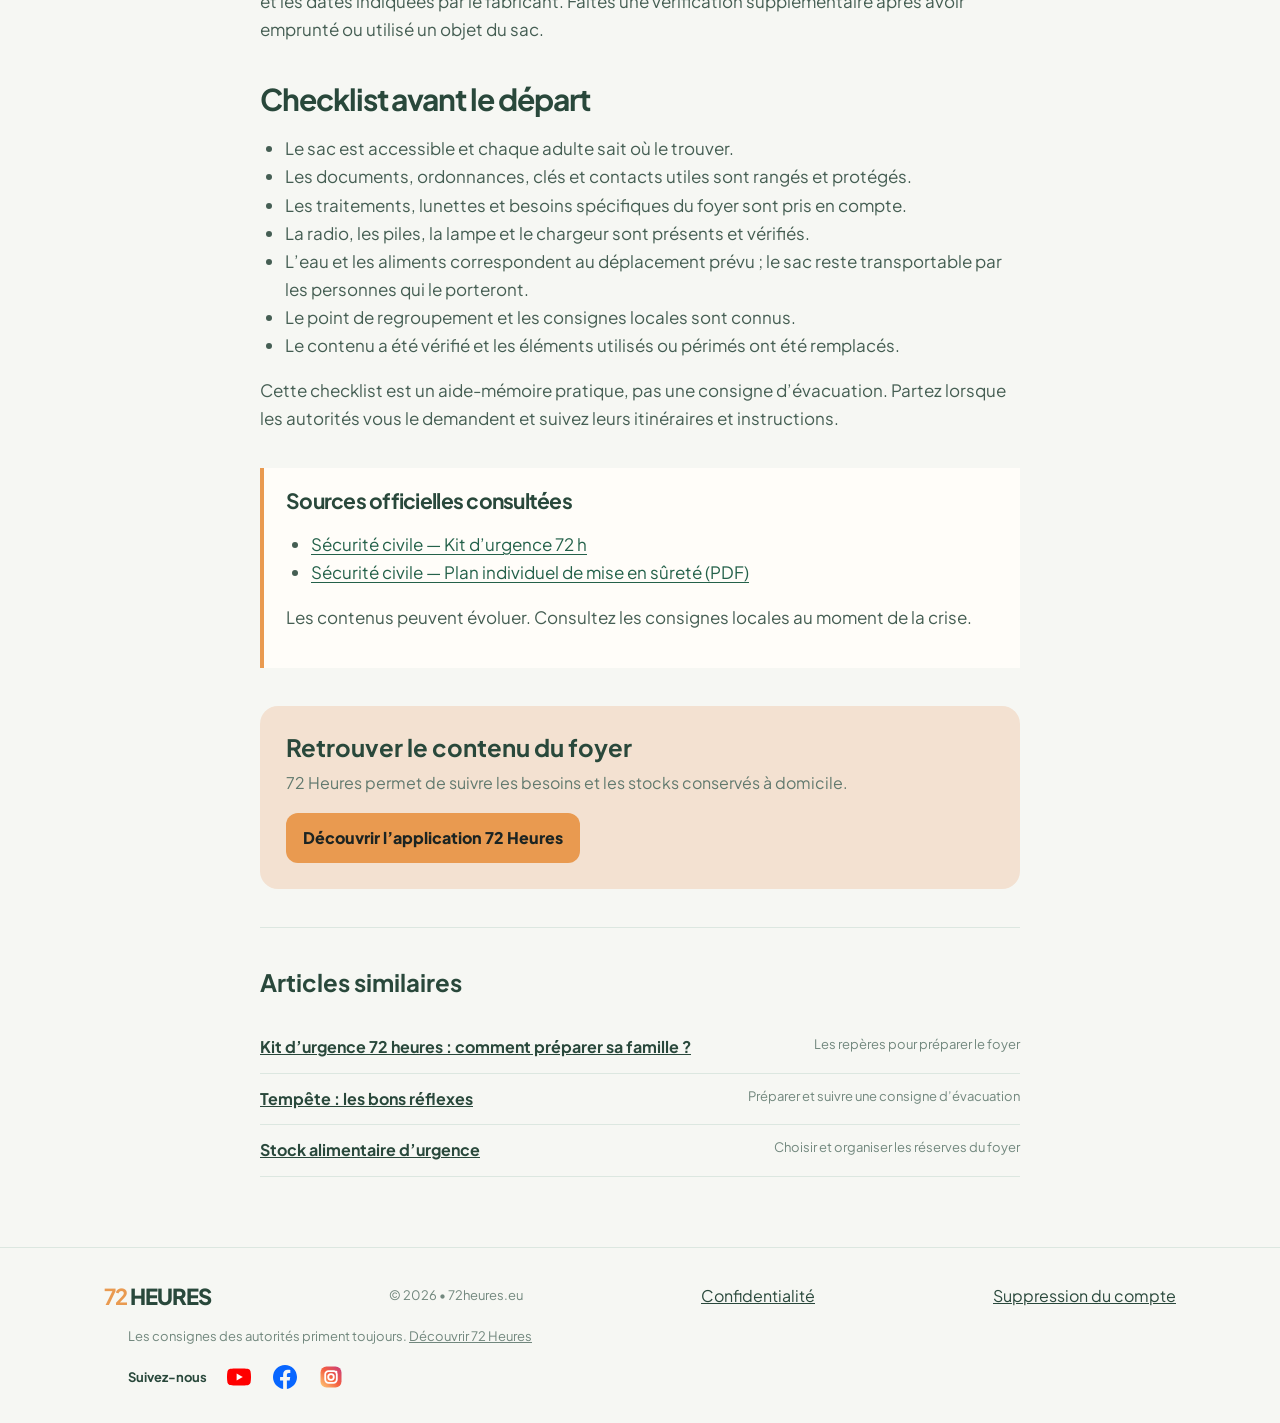
<file: blog/sac-evacuation-72-heures/index.html>
<!doctype html>
<html lang="fr">
<head>
  <meta name="google-adsense-account" content="ca-pub-5025472355802912">
  <script>
    window.googlefc = window.googlefc || {};
    window.googlefc.callbackQueue = window.googlefc.callbackQueue || [];
    window.googlefc.callbackQueue.push({ CONSENT_API_READY: () => {
      const setupLink = () => { const link = document.getElementById('privacy-settings-link'); if (!link || typeof window.googlefc.showRevocationMessage !== 'function') return; link.hidden = false; link.addEventListener('click', (event) => { event.preventDefault(); window.googlefc.showRevocationMessage(); }); if (window.location.hash === '#privacy-settings') window.googlefc.showRevocationMessage(); };
      if (document.readyState === 'loading') document.addEventListener('DOMContentLoaded', setupLink, { once: true }); else setupLink();
    }});
  </script>
  <script async src="https://pagead2.googlesyndication.com/pagead/js/adsbygoogle.js?client=ca-pub-5025472355802912" crossorigin="anonymous"></script>
  <meta charset="utf-8">
  <meta name="viewport" content="width=device-width,initial-scale=1">
  <title>Sac d’évacuation 72 heures : que mettre dedans ? | 72 Heures</title>
  <meta name="description" content="Préparez un sac d’évacuation accessible et adapté à votre foyer : documents, santé, eau, nourriture, éclairage et vérifications pratiques.">
  <link rel="canonical" href="https://72heures.eu/blog/sac-evacuation-72-heures/">
  <meta property="og:type" content="article"><meta property="og:title" content="Sac d’évacuation 72 heures : que mettre dedans ? | 72 Heures"><meta property="og:description" content="Une méthode concrète pour préparer, organiser et vérifier un sac d’évacuation familial sans confondre kit à domicile et bagage transportable."><meta property="og:url" content="https://72heures.eu/blog/sac-evacuation-72-heures/"><meta property="og:image" content="https://72heures.eu/assets/blog/sac-evacuation-72-heures.svg"><meta property="og:locale" content="fr_FR"><meta property="article:published_time" content="2026-11-08T09:00:00+01:00"><meta property="article:modified_time" content="2026-11-08T09:00:00+01:00"><meta property="article:section" content="Préparation familiale">
  <meta name="twitter:card" content="summary_large_image"><meta name="twitter:title" content="Sac d’évacuation 72 heures : que mettre dedans ? | 72 Heures"><meta name="twitter:description" content="Une méthode concrète pour préparer, organiser et vérifier un sac d’évacuation familial."><meta name="twitter:image" content="https://72heures.eu/assets/blog/sac-evacuation-72-heures.svg">
  <link rel="icon" type="image/png" href="/assets/icon-only.png"><link rel="preconnect" href="https://fonts.googleapis.com"><link rel="preconnect" href="https://fonts.gstatic.com" crossorigin><link href="https://fonts.googleapis.com/css2?family=Plus+Jakarta+Sans:wght@400;500;600;700;800&amp;display=swap" rel="stylesheet"><link rel="stylesheet" href="/assets/blog.css"><link rel="stylesheet" href="/assets/social-links.css">
  <script type="application/ld+json">{"@context":"https://schema.org","@type":"BlogPosting","headline":"Sac d’évacuation 72 heures : que mettre dedans ?","description":"Une méthode concrète pour préparer, organiser et vérifier un sac d’évacuation familial.","image":"https://72heures.eu/assets/blog/sac-evacuation-72-heures.svg","datePublished":"2026-11-08T09:00:00+01:00","dateModified":"2026-11-08T09:00:00+01:00","author":{"@type":"Organization","name":"72 Heures"},"publisher":{"@type":"Organization","name":"72 Heures","url":"https://72heures.eu/"},"mainEntityOfPage":{"@type":"WebPage","@id":"https://72heures.eu/blog/sac-evacuation-72-heures/"}}</script>
  <link rel="stylesheet" href="/assets/analytics-consent.css">
</head>
<body>
  <header class="site-header"><div class="site-nav"><a class="brand" href="/"><b>72</b> HEURES</a><nav aria-label="Navigation principale"><a href="/">Accueil</a><a href="/blog/" aria-current="page">Blog</a><a class="nav-cta" href="/#projet">Découvrir l’application</a></nav></div></header>
  <main class="page-wrap"><article class="article">
    <nav class="breadcrumbs" aria-label="Fil d’Ariane"><a href="/">Accueil</a><span aria-hidden="true">/</span><a href="/blog/">Blog</a><span aria-hidden="true">/</span><span>Sac d’évacuation</span></nav>
    <header class="article-header"><p class="eyebrow">Préparation familiale</p><h1>Sac d’évacuation 72 heures : que mettre dedans ?</h1><p class="article-intro">Un départ peut laisser peu de temps pour rassembler l’essentiel. Préparer le sac à l’avance aide à retrouver rapidement documents, traitements, eau, nourriture et moyens de s’informer.</p><div class="byline"><span>Par 72 Heures</span><time datetime="2026-11-08">Publié le 8 novembre 2026</time><time datetime="2026-11-08">Mis à jour le 8 novembre 2026</time></div><img class="hero-image" src="/assets/blog/sac-evacuation-72-heures.svg" alt="Sac à dos prêt près de la porte avec lampe, radio, gourde et pochette de documents" width="1200" height="630" fetchpriority="high"></header>
    <nav class="toc" aria-label="Sommaire"><h2>Dans cet article</h2><ul><li><a href="#kit-et-sac">Un kit 72 h et un sac transportable</a></li><li><a href="#choisir-sac">Choisir et organiser le sac</a></li><li><a href="#contenu">Que mettre dedans ?</a></li><li><a href="#foyer">Adapter au foyer</a></li><li><a href="#eau">Eau et nourriture : penser transport</a></li><li><a href="#verifier">Vérifier et garder le sac prêt</a></li><li><a href="#checklist">Checklist avant le départ</a></li></ul></nav>
    <div class="ad-slot" id="ad-slot-article-after-intro" data-ad-placement="article-after-intro" aria-hidden="true"></div>
    <div class="article-body">
      <section id="kit-et-sac"><h2>Un kit d’urgence 72 h et un sac transportable</h2><p>La Sécurité civile recommande de préparer un kit d’urgence permettant au foyer d’être autonome pendant trois jours. Sa liste officielle comprend notamment une radio à piles, de la nourriture non périssable sans cuisson, une lampe, des médicaments, une trousse de premiers secours, des documents protégés, de l’eau, des vêtements chauds, de l’argent liquide et des doubles de clés. Elle précise que le sac doit rester facilement accessible.</p><p>Cette liste donne une base utile, mais un sac d’évacuation doit aussi pouvoir être emporté par les personnes qui partiront. Un stock familial complet à domicile et un bagage porté à pied ne sont pas la même chose. Le contenu dépend du foyer, du moyen de transport, de la destination et des consignes des autorités. Il n’existe pas dans la source consultée de poids universel de sac adapté à chaque personne.</p><p>Pour une vue plus large du kit destiné à la maison comme au départ, consultez notre <a href="/blog/preparer-kit-urgence-familial/">guide du kit d’urgence familial</a>. Cet article se concentre sur l’organisation du bagage si une évacuation est demandée ou devient nécessaire selon les autorités.</p></section>
      <section id="choisir-sac"><h2>Choisir et organiser le sac sans se compliquer</h2><p>Utilisez un sac solide, confortable et déjà disponible plutôt que d’attendre un modèle particulier. Vérifiez les coutures, fermetures, bretelles et poches. Un sac que les membres du foyer savent ouvrir et porter sera plus utile qu’un équipement sophistiqué resté emballé. Si plusieurs personnes peuvent porter des affaires, répartissez le matériel en tenant compte de l’âge, des capacités et des besoins de chacun ; ne chargez pas un enfant avec des objets indispensables à la famille.</p><p>Rangez les objets nécessaires rapidement dans des poches identifiées. Protégez les papiers dans une pochette étanche, placez les traitements de façon à les retrouver sans vider le sac et gardez la lampe ou la radio accessibles. Les objets lourds doivent être répartis pour que le sac reste stable et confortable : c’est un conseil d’organisation, pas une règle officielle de chargement.</p><p>Essayez le sac dans les conditions réalistes du foyer : l’enfiler, ajuster les bretelles, marcher un peu et monter quelques marches si cela correspond à votre logement. Si le sac gêne ou ne peut pas être soulevé sans douleur, allégez-le et répartissez autrement les affaires. Gardez les issues dégagées et le sac à un endroit connu de tous.</p></section>
      <section id="contenu"><h2>Que mettre dedans ? Une liste à adapter</h2><p>Le tableau distingue des éléments cités dans la liste de la Sécurité civile des conseils pratiques d’organisation. Il ne signifie pas que chaque foyer doit emporter exactement les mêmes objets ou quantités.</p>
        <div class="table-wrap" role="region" tabindex="0" aria-label="Tableau des éléments d’un sac d’évacuation, défilement horizontal possible"><table><caption>Base de préparation du sac</caption><thead><tr><th scope="col">Besoin</th><th scope="col">À prévoir</th><th scope="col">Repère</th></tr></thead><tbody>
          <tr><th scope="row">Documents et accès</th><td>Copies des documents essentiels dans une pochette protégée, ordonnances utiles, clés de secours et coordonnées sur papier.</td><td>Documents, ordonnances et doubles de clés figurent dans la liste officielle ; le rangement en pochettes est une astuce pratique.</td></tr>
          <tr><th scope="row">Santé</th><td>Traitements en cours, lunettes de secours si nécessaire et trousse de premiers secours adaptée au foyer.</td><td>La Sécurité civile cite médicaments, traitements, lunettes et trousse. Suivez les consignes des professionnels de santé pour les traitements.</td></tr>
          <tr><th scope="row">Eau et nourriture</th><td>Eau potable et aliments non périssables, adaptés aux membres du foyer et consommables sans cuisson.</td><td>La liste officielle cite ces catégories. La quantité réellement transportable dépend de la situation et des directives locales.</td></tr>
          <tr><th scope="row">Information et lumière</th><td>Radio à piles avec piles de rechange, lampe de poche et chargeur de téléphone.</td><td>Éléments explicitement présents dans le kit officiel. Le téléphone ou la radio ne garantissent pas une communication ou réception.</td></tr>
          <tr><th scope="row">Vêtements et besoins personnels</th><td>Vêtements chauds, couverture de survie, produits utiles aux enfants, besoins liés au handicap et nourriture des animaux si nécessaire.</td><td>La source mentionne vêtements chauds, couverture, jeux, aliments pour bébé et animaux ; choisissez selon le foyer.</td></tr>
          <tr><th scope="row">Autonomie pratique</th><td>Argent liquide, outil simple adapté, ouvre-boîte si les aliments retenus en ont besoin.</td><td>Argent et outils de base sont dans la liste officielle. Vérifiez que les objets sont sûrs et utiles à la personne qui les porte.</td></tr>
        </tbody></table></div>
        <p>La liste détaillée, l’infographie et ses recommandations d’entretien sont publiées par la <a href="https://www.securite-civile.interieur.gouv.fr/reagir/comment-se-preparer-face-aux-risques/kit-durgence" target="_blank" rel="noopener noreferrer">Sécurité civile — Kit d’urgence</a>. Consultez la version actuelle et les consignes de votre préfecture ou de votre mairie.</p></section>
      <div class="ad-slot" id="ad-slot-article-mid-content" data-ad-placement="article-mid-content" aria-hidden="true"></div>
      <section id="foyer"><h2>Adapter le sac aux personnes qui partent</h2><p>Un sac n’est utile que s’il correspond aux personnes qui le porteront et aux besoins qui ne peuvent pas attendre. Faites le tour de la famille : traitements, allergies, lunettes, alimentation particulière, appareils ou accessoires indispensables, besoins d’un bébé et matériel pour un animal. Gardez les produits qui doivent rester accessibles séparés du fond du sac, sans changer leur emballage ni leurs conditions de conservation prescrites.</p><p>Pour un enfant, prévoyez des affaires familières et une petite occupation si elles ne rendent pas le sac trop lourd. Expliquez où se trouve le sac, qui s’occupe de quel matériel et quel est le point de regroupement familial. Le <a href="https://www.securite-civile.interieur.gouv.fr/sites/securitecivile/files/medias/documents/2025-06/plan-individuel-de-mise-en-surete-PIMS_0.pdf" target="_blank" rel="noopener noreferrer">Plan individuel de mise en sûreté de la Sécurité civile</a> propose notamment de noter un lieu de regroupement et de préparer le kit à l’avance.</p><p>Ne mettez pas dans le sac un objet simplement parce qu’il figure sur une liste si la personne ne sait pas l’utiliser ou s’il compromet le transport. Pour les besoins médicaux, demandez conseil à l’équipe de santé ; l’article ne remplace pas leurs indications.</p></section>
      <section id="eau"><h2>Eau et nourriture : le calculateur ne dimensionne pas le sac</h2><p>La Sécurité civile indique dans son infographie du kit 72 h six litres d’eau en bouteilles par personne. Cette mention concerne le kit officiel ; elle ne constitue pas une estimation de ce qu’une personne peut porter dans un sac lors d’un trajet donné. La quantité transportée et les autres solutions doivent suivre les consignes de la situation et tenir compte du déplacement prévu.</p><p>Notre <a href="/calculateur-autonomie/">calculateur d’autonomie</a> estime un besoin à domicile avec l’hypothèse du projet de 2 litres par personne et par jour, pour boire. Il ne calcule ni le poids transportable d’un sac, ni l’eau pour cuisiner et se laver. Ne transposez pas automatiquement son résultat au bagage d’évacuation. Pour les aliments, choisissez des produits non périssables et sans cuisson, en tenant compte des besoins réels et de la possibilité de les ouvrir.</p><p>Pour approfondir le choix et la rotation des produits, lisez aussi notre guide sur le <a href="/blog/stock-alimentaire-urgence/">stock alimentaire d’urgence</a>. En cas de panne de réseau, la radio et les informations hors ligne sont détaillées dans <a href="/blog/plus-de-reseau-mobile-internet/">notre article sur les communications pendant une crise</a>.</p></section>
      <section id="verifier"><h2>Vérifier et garder le sac prêt</h2><p>Placez le sac à un endroit accessible à tous les adultes du foyer, mais qui ne bloque ni une porte ni un passage. Partagez son emplacement et vérifiez que les clés sont disponibles. La Sécurité civile recommande de contrôler le contenu du kit une fois par an, notamment les dates des médicaments et denrées, de remplacer les piles et de réapprovisionner le sac après utilisation.</p><p>Entre deux vérifications annuelles, mettez à jour ce qui change : traitements, tailles de vêtements, besoins de l’enfant, alimentation du foyer et documents. Contrôlez les emballages et les dates indiquées par le fabricant. Faites une vérification supplémentaire après avoir emprunté ou utilisé un objet du sac.</p></section>
      <section id="checklist"><h2>Checklist avant le départ</h2><ul><li>Le sac est accessible et chaque adulte sait où le trouver.</li><li>Les documents, ordonnances, clés et contacts utiles sont rangés et protégés.</li><li>Les traitements, lunettes et besoins spécifiques du foyer sont pris en compte.</li><li>La radio, les piles, la lampe et le chargeur sont présents et vérifiés.</li><li>L’eau et les aliments correspondent au déplacement prévu ; le sac reste transportable par les personnes qui le porteront.</li><li>Le point de regroupement et les consignes locales sont connus.</li><li>Le contenu a été vérifié et les éléments utilisés ou périmés ont été remplacés.</li></ul><p>Cette checklist est un aide-mémoire pratique, pas une consigne d’évacuation. Partez lorsque les autorités vous le demandent et suivez leurs itinéraires et instructions.</p></section>
      <aside class="source-note"><h2>Sources officielles consultées</h2><ul><li><a href="https://www.securite-civile.interieur.gouv.fr/reagir/comment-se-preparer-face-aux-risques/kit-durgence" target="_blank" rel="noopener noreferrer">Sécurité civile — Kit d’urgence 72 h</a></li><li><a href="https://www.securite-civile.interieur.gouv.fr/sites/securitecivile/files/medias/documents/2025-06/plan-individuel-de-mise-en-surete-PIMS_0.pdf" target="_blank" rel="noopener noreferrer">Sécurité civile — Plan individuel de mise en sûreté (PDF)</a></li></ul><p>Les contenus peuvent évoluer. Consultez les consignes locales au moment de la crise.</p></aside>
    </div>
    <aside class="app-cta"><h2>Retrouver le contenu du foyer</h2><p>72 Heures permet de suivre les besoins et les stocks conservés à domicile.</p><a href="/#projet">Découvrir l’application 72 Heures</a></aside>
    <section class="related" aria-labelledby="related-title"><h2 id="related-title">Articles similaires</h2><ul><li><a href="/blog/preparer-kit-urgence-familial/">Kit d’urgence 72 heures : comment préparer sa famille ?</a><span>Les repères pour préparer le foyer</span></li><li><a href="/blog/tempete-bons-reflexes/">Tempête : les bons réflexes</a><span>Préparer et suivre une consigne d’évacuation</span></li><li><a href="/blog/stock-alimentaire-urgence/">Stock alimentaire d’urgence</a><span>Choisir et organiser les réserves du foyer</span></li></ul></section>
  </article></main>
  <footer class="site-footer"><div class="site-nav"><a class="brand" href="/"><b>72</b> HEURES</a><span>© 2026 • 72heures.eu</span><a href="/confidentialite/">Confidentialité</a><a href="/suppression-compte/">Suppression du compte</a><a id="privacy-settings-link" href="#privacy-settings" hidden>Gérer mes choix de confidentialité</a></div><p>Les consignes des autorités priment toujours. <a href="/">Découvrir 72 Heures</a></p><div class="social-footer"><strong>Suivez-nous</strong><nav class="social-links social-links--icons" aria-label="Réseaux sociaux"><a class="social-link" href="https://www.youtube.com/@72HeuresAutonomie" target="_blank" rel="noopener noreferrer" aria-label="Suivre 72 Heures sur YouTube"><svg class="social-icon" aria-hidden="true" focusable="false"><use href="/assets/social-icons.svg#youtube"></use></svg></a><a class="social-link" href="https://www.facebook.com/profile.php?id=61595463087674" target="_blank" rel="noopener noreferrer" aria-label="Suivre 72 Heures sur Facebook"><svg class="social-icon" aria-hidden="true" focusable="false"><use href="/assets/social-icons.svg#facebook"></use></svg></a><a class="social-link" href="https://www.instagram.com/72heures.eu/" target="_blank" rel="noopener noreferrer" aria-label="Suivre 72 Heures sur Instagram"><svg class="social-icon" aria-hidden="true" focusable="false"><use href="/assets/social-icons.svg#instagram"></use></svg></a></nav></div></footer>
  <script src="/assets/analytics-consent.js"></script>
</body>
</html>
</file>
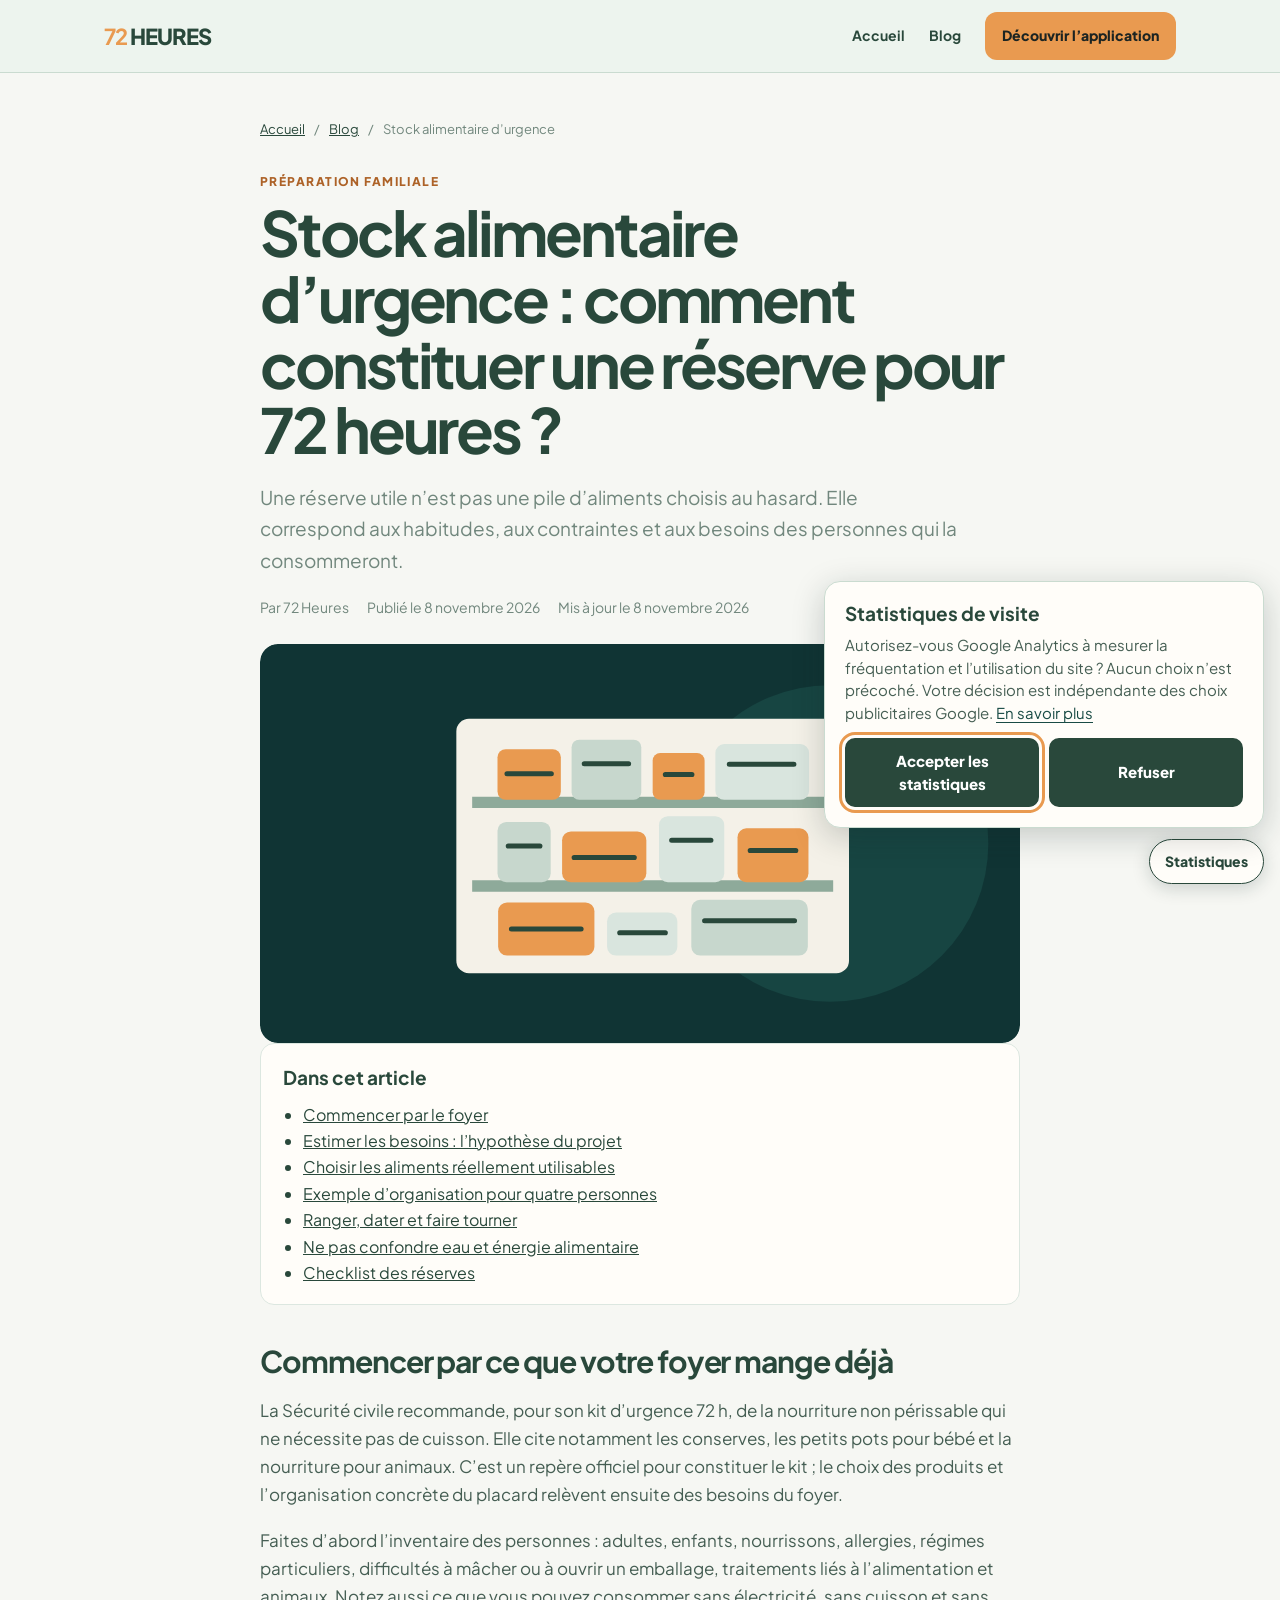
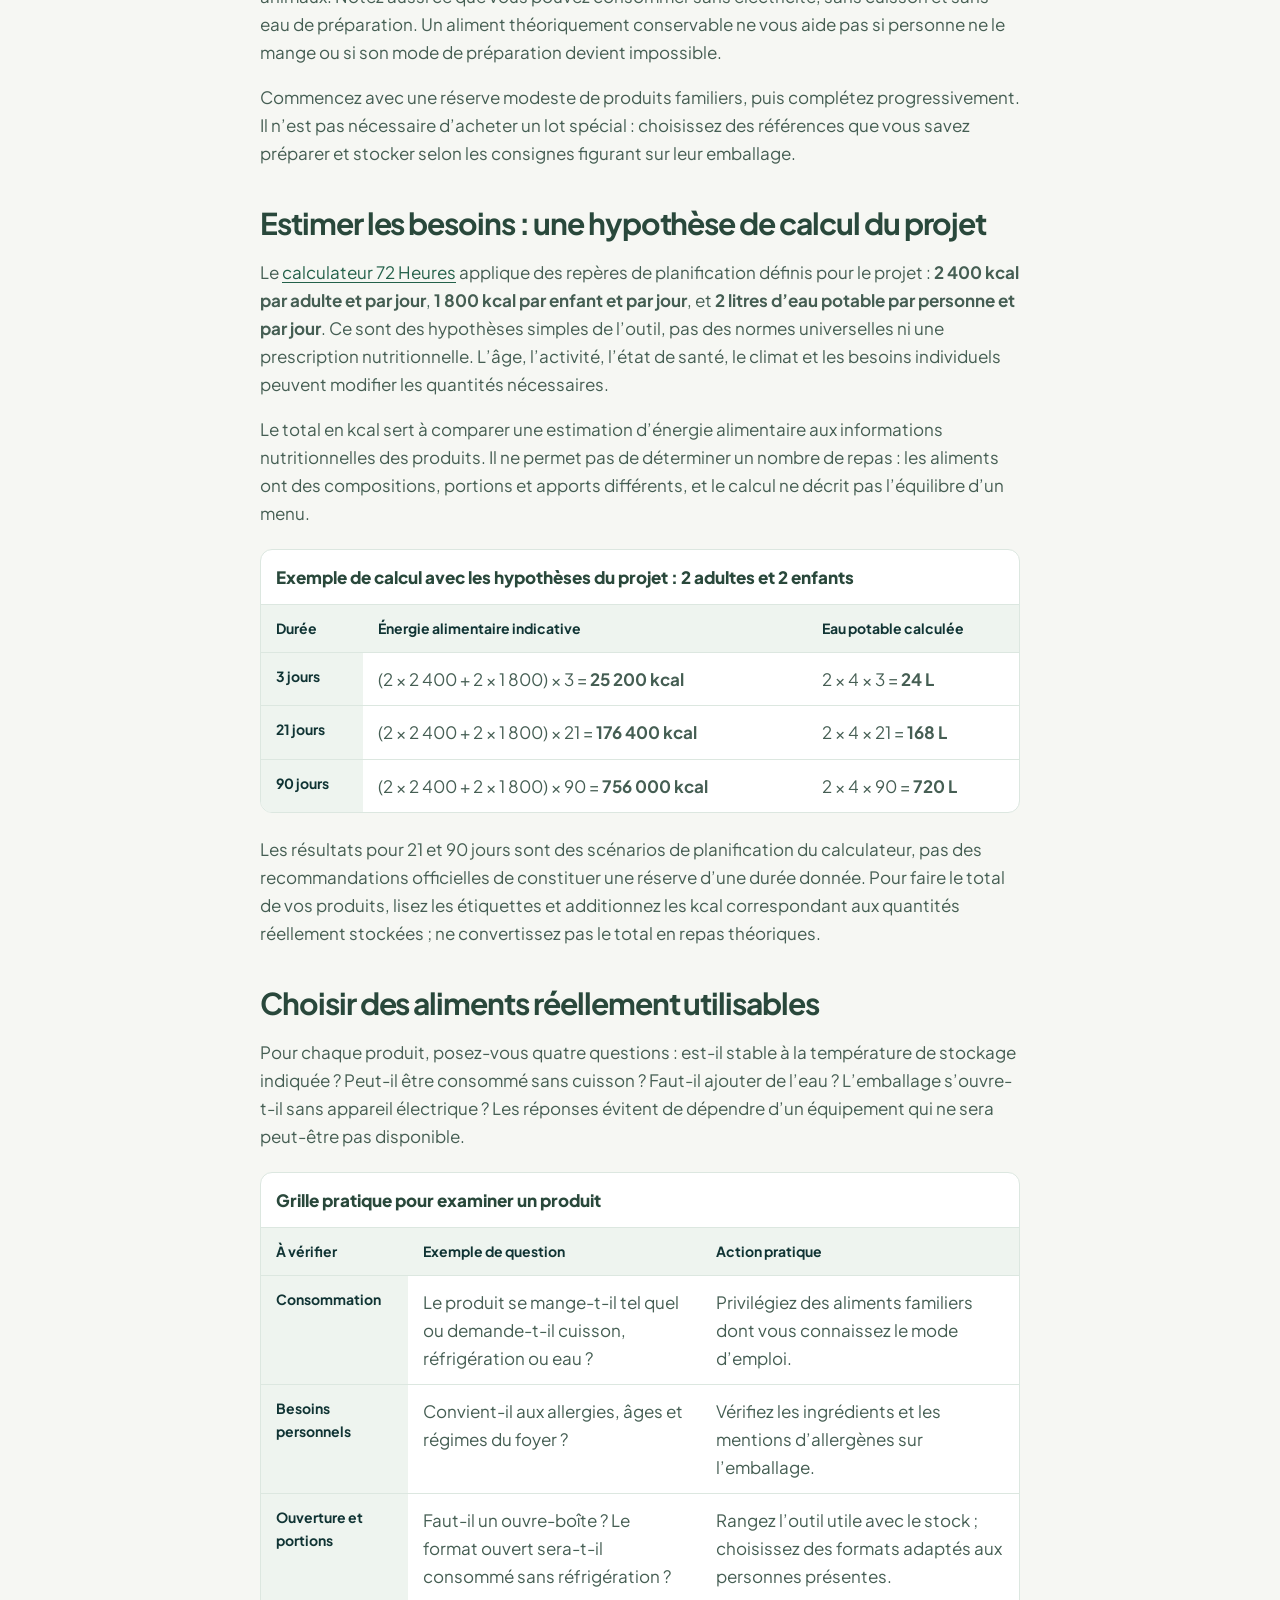
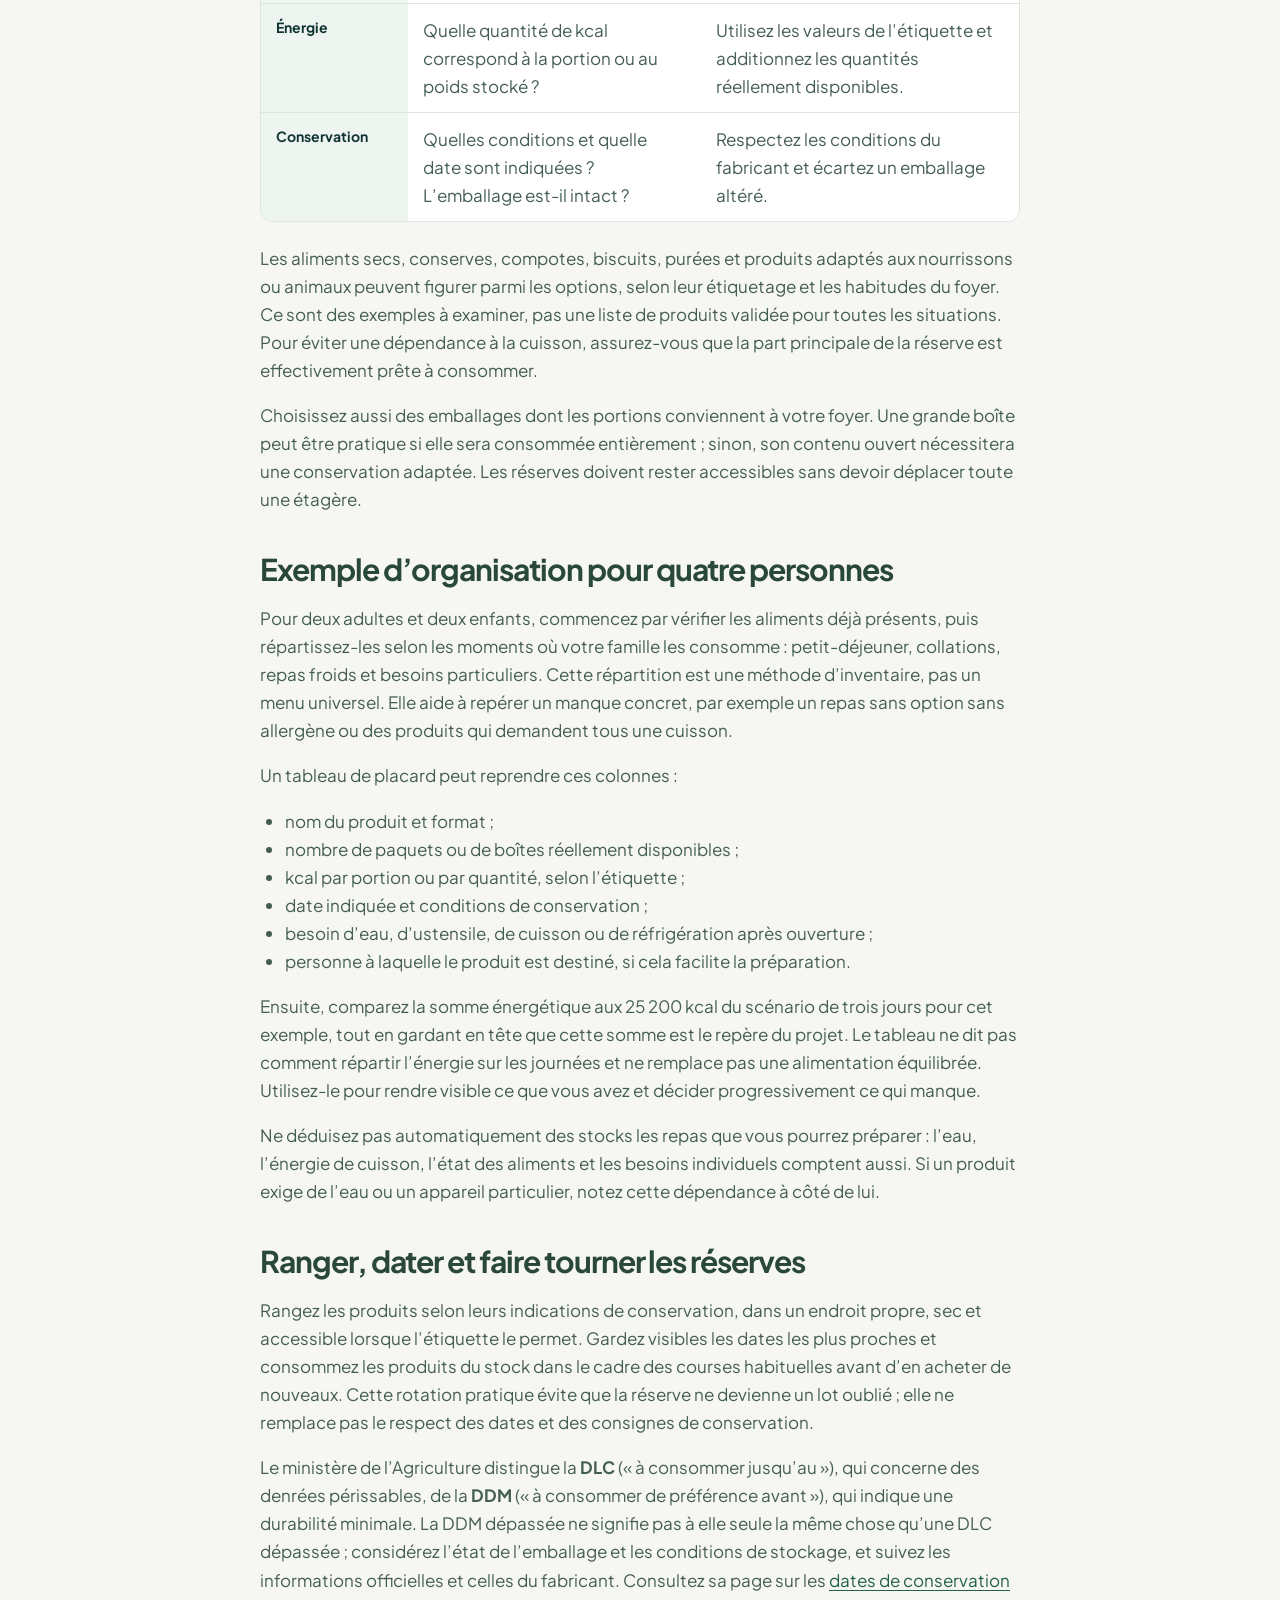
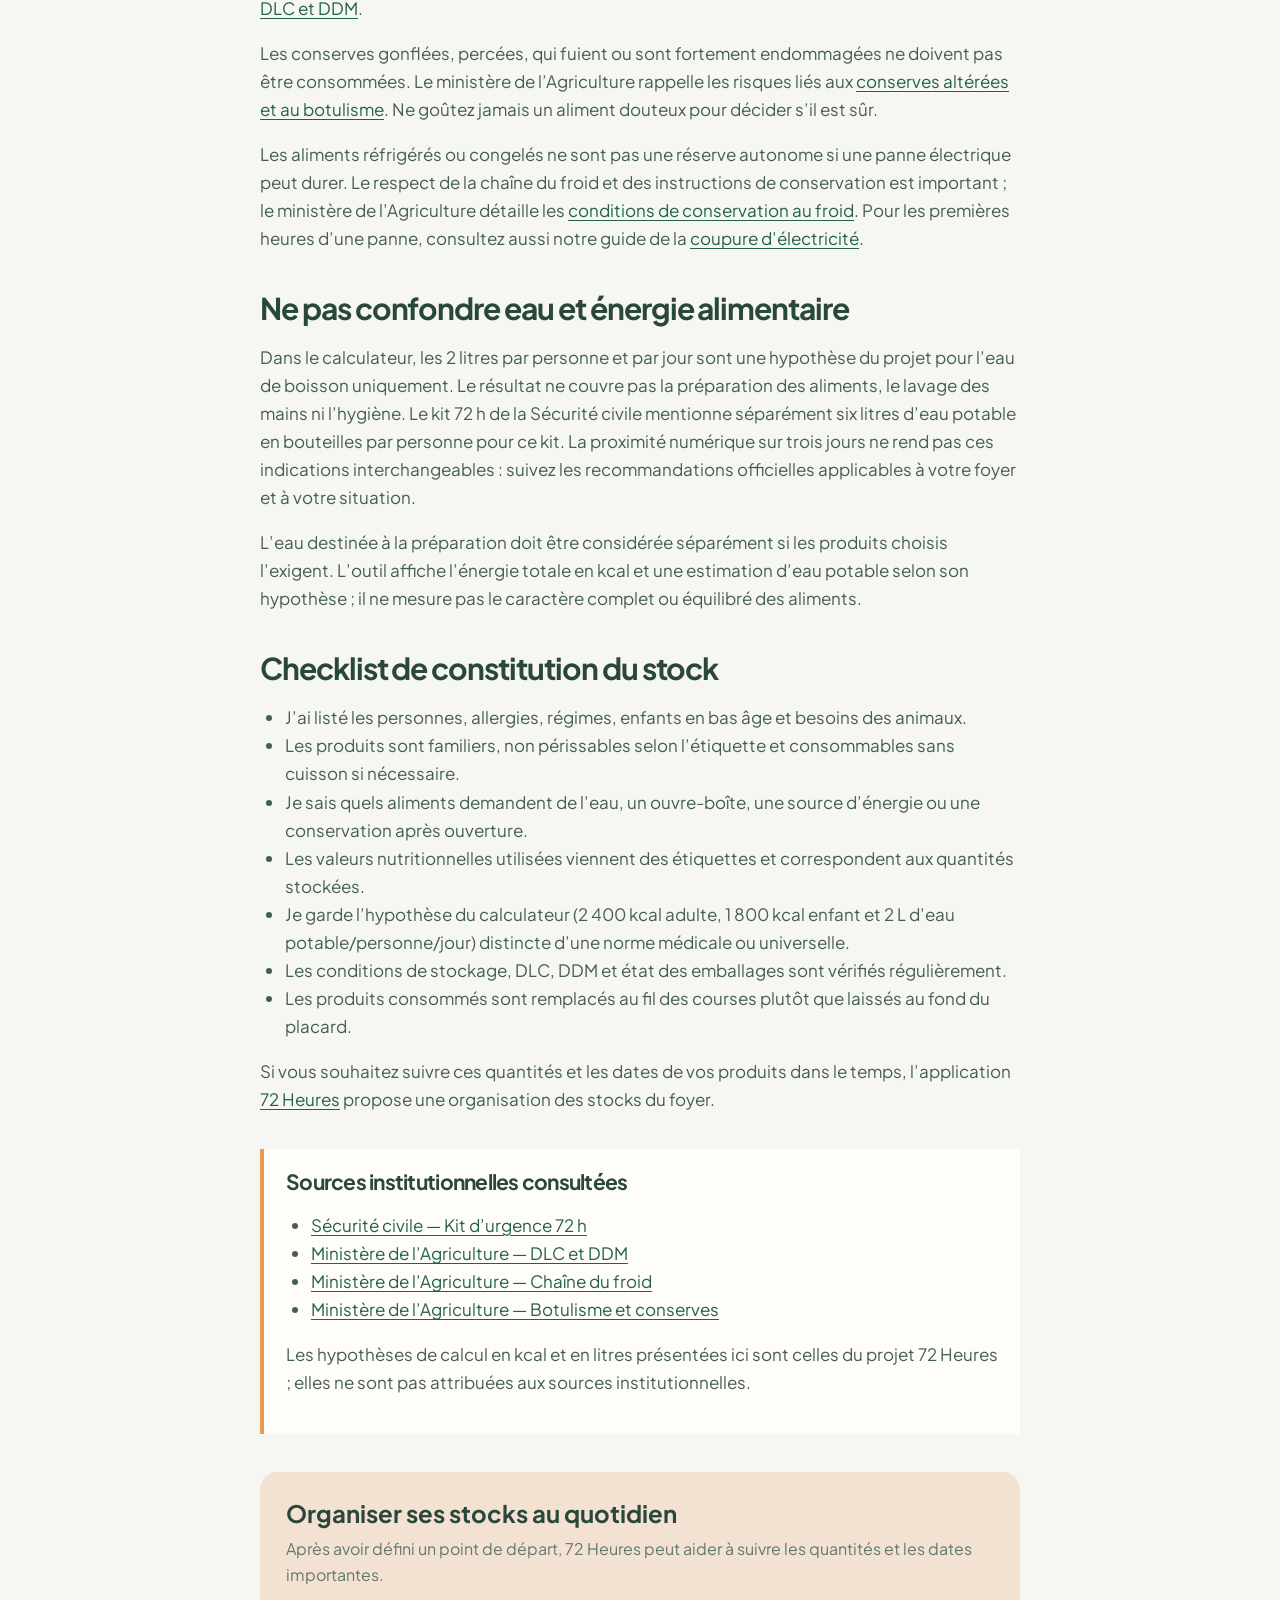
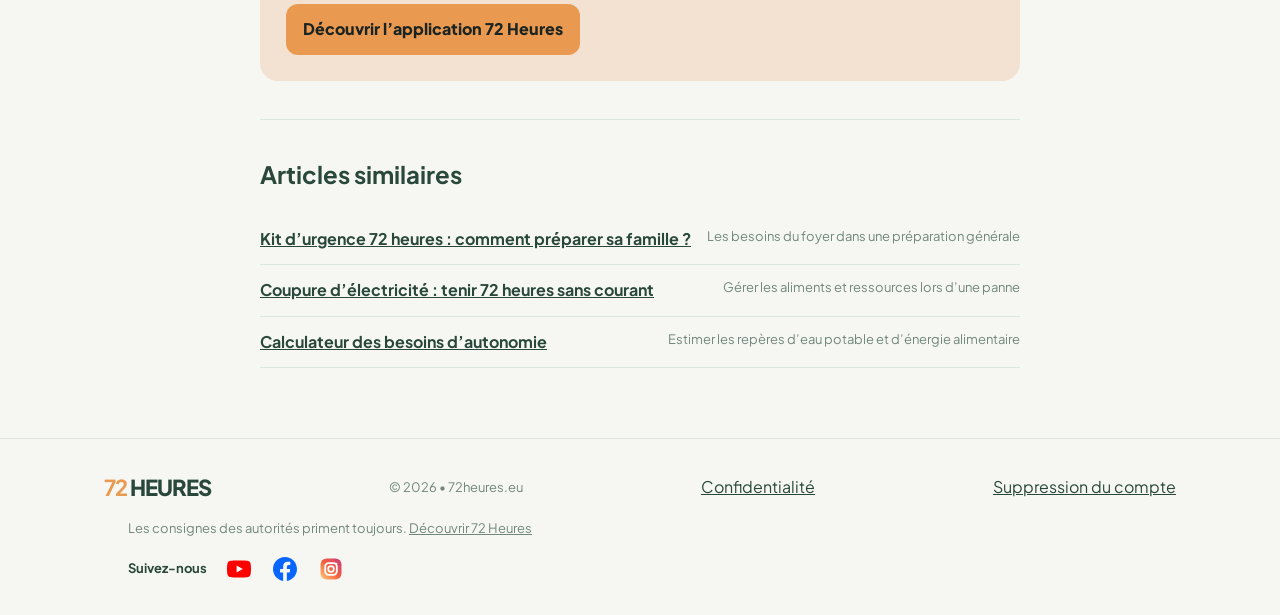
<file: blog/stock-alimentaire-urgence/index.html>
<!doctype html>
<html lang="fr">
<head>
  <meta name="google-adsense-account" content="ca-pub-5025472355802912">
  <script>
    window.googlefc = window.googlefc || {};
    window.googlefc.callbackQueue = window.googlefc.callbackQueue || [];
    window.googlefc.callbackQueue.push({ CONSENT_API_READY: () => {
      const setupLink = () => { const link = document.getElementById('privacy-settings-link'); if (!link || typeof window.googlefc.showRevocationMessage !== 'function') return; link.hidden = false; link.addEventListener('click', (event) => { event.preventDefault(); window.googlefc.showRevocationMessage(); }); if (window.location.hash === '#privacy-settings') window.googlefc.showRevocationMessage(); };
      if (document.readyState === 'loading') document.addEventListener('DOMContentLoaded', setupLink, { once: true }); else setupLink();
    }});
  </script>
  <script async src="https://pagead2.googlesyndication.com/pagead/js/adsbygoogle.js?client=ca-pub-5025472355802912" crossorigin="anonymous"></script>
  <meta charset="utf-8">
  <meta name="viewport" content="width=device-width,initial-scale=1">
  <title>Stock alimentaire d’urgence : préparer 72 heures | 72 Heures</title>
  <meta name="description" content="Constituez une réserve alimentaire de 72 heures adaptée à votre foyer : choix sans cuisson, calcul indicatif en kcal, rotation et sécurité des aliments.">
  <link rel="canonical" href="https://72heures.eu/blog/stock-alimentaire-urgence/">
  <meta property="og:type" content="article"><meta property="og:title" content="Stock alimentaire d’urgence : comment constituer une réserve pour 72 heures ?"><meta property="og:description" content="Une méthode simple pour choisir, calculer et faire tourner une réserve alimentaire adaptée au foyer."><meta property="og:url" content="https://72heures.eu/blog/stock-alimentaire-urgence/"><meta property="og:image" content="https://72heures.eu/assets/blog/stock-alimentaire-urgence.svg"><meta property="og:locale" content="fr_FR"><meta property="article:published_time" content="2026-11-08T09:00:00+01:00"><meta property="article:modified_time" content="2026-11-08T09:00:00+01:00"><meta property="article:section" content="Préparation familiale">
  <meta name="twitter:card" content="summary_large_image"><meta name="twitter:title" content="Stock alimentaire d’urgence : préparer 72 heures | 72 Heures"><meta name="twitter:description" content="Choisir des aliments adaptés, estimer un besoin en énergie alimentaire et gérer la rotation des réserves."><meta name="twitter:image" content="https://72heures.eu/assets/blog/stock-alimentaire-urgence.svg">
  <link rel="icon" type="image/png" href="/assets/icon-only.png"><link rel="preconnect" href="https://fonts.googleapis.com"><link rel="preconnect" href="https://fonts.gstatic.com" crossorigin><link href="https://fonts.googleapis.com/css2?family=Plus+Jakarta+Sans:wght@400;500;600;700;800&amp;display=swap" rel="stylesheet"><link rel="stylesheet" href="/assets/blog.css"><link rel="stylesheet" href="/assets/social-links.css">
  <script type="application/ld+json">{"@context":"https://schema.org","@type":"BlogPosting","headline":"Stock alimentaire d’urgence : comment constituer une réserve pour 72 heures ?","description":"Une méthode simple pour choisir, calculer et faire tourner une réserve alimentaire adaptée au foyer.","image":"https://72heures.eu/assets/blog/stock-alimentaire-urgence.svg","datePublished":"2026-11-08T09:00:00+01:00","dateModified":"2026-11-08T09:00:00+01:00","author":{"@type":"Organization","name":"72 Heures"},"publisher":{"@type":"Organization","name":"72 Heures","url":"https://72heures.eu/"},"mainEntityOfPage":{"@type":"WebPage","@id":"https://72heures.eu/blog/stock-alimentaire-urgence/"}}</script>
  <link rel="stylesheet" href="/assets/analytics-consent.css">
</head>
<body>
  <header class="site-header"><div class="site-nav"><a class="brand" href="/"><b>72</b> HEURES</a><nav aria-label="Navigation principale"><a href="/">Accueil</a><a href="/blog/" aria-current="page">Blog</a><a class="nav-cta" href="/#projet">Découvrir l’application</a></nav></div></header>
  <main class="page-wrap"><article class="article">
    <nav class="breadcrumbs" aria-label="Fil d’Ariane"><a href="/">Accueil</a><span aria-hidden="true">/</span><a href="/blog/">Blog</a><span aria-hidden="true">/</span><span>Stock alimentaire d’urgence</span></nav>
    <header class="article-header"><p class="eyebrow">Préparation familiale</p><h1>Stock alimentaire d’urgence : comment constituer une réserve pour 72 heures ?</h1><p class="article-intro">Une réserve utile n’est pas une pile d’aliments choisis au hasard. Elle correspond aux habitudes, aux contraintes et aux besoins des personnes qui la consommeront.</p><div class="byline"><span>Par 72 Heures</span><time datetime="2026-11-08">Publié le 8 novembre 2026</time><time datetime="2026-11-08">Mis à jour le 8 novembre 2026</time></div><img class="hero-image" src="/assets/blog/stock-alimentaire-urgence.svg" alt="Étagères rangées de conserves, bocaux et aliments secs pour une réserve familiale" width="1200" height="630" fetchpriority="high"></header>
    <nav class="toc" aria-label="Sommaire"><h2>Dans cet article</h2><ul><li><a href="#point-depart">Commencer par le foyer</a></li><li><a href="#calcul">Estimer les besoins : l’hypothèse du projet</a></li><li><a href="#choisir">Choisir les aliments réellement utilisables</a></li><li><a href="#exemple">Exemple d’organisation pour quatre personnes</a></li><li><a href="#rotation">Ranger, dater et faire tourner</a></li><li><a href="#eau">Ne pas confondre eau et énergie alimentaire</a></li><li><a href="#checklist">Checklist des réserves</a></li></ul></nav>
    <div class="ad-slot" id="ad-slot-article-after-intro" data-ad-placement="article-after-intro" aria-hidden="true"></div>
    <div class="article-body">
      <section id="point-depart"><h2>Commencer par ce que votre foyer mange déjà</h2><p>La Sécurité civile recommande, pour son kit d’urgence 72 h, de la nourriture non périssable qui ne nécessite pas de cuisson. Elle cite notamment les conserves, les petits pots pour bébé et la nourriture pour animaux. C’est un repère officiel pour constituer le kit ; le choix des produits et l’organisation concrète du placard relèvent ensuite des besoins du foyer.</p><p>Faites d’abord l’inventaire des personnes : adultes, enfants, nourrissons, allergies, régimes particuliers, difficultés à mâcher ou à ouvrir un emballage, traitements liés à l’alimentation et animaux. Notez aussi ce que vous pouvez consommer sans électricité, sans cuisson et sans eau de préparation. Un aliment théoriquement conservable ne vous aide pas si personne ne le mange ou si son mode de préparation devient impossible.</p><p>Commencez avec une réserve modeste de produits familiers, puis complétez progressivement. Il n’est pas nécessaire d’acheter un lot spécial : choisissez des références que vous savez préparer et stocker selon les consignes figurant sur leur emballage.</p></section>
      <section id="calcul"><h2>Estimer les besoins : une hypothèse de calcul du projet</h2><p>Le <a href="/calculateur-autonomie/">calculateur 72 Heures</a> applique des repères de planification définis pour le projet : <strong>2&nbsp;400 kcal par adulte et par jour</strong>, <strong>1&nbsp;800 kcal par enfant et par jour</strong>, et <strong>2 litres d’eau potable par personne et par jour</strong>. Ce sont des hypothèses simples de l’outil, pas des normes universelles ni une prescription nutritionnelle. L’âge, l’activité, l’état de santé, le climat et les besoins individuels peuvent modifier les quantités nécessaires.</p><p>Le total en kcal sert à comparer une estimation d’énergie alimentaire aux informations nutritionnelles des produits. Il ne permet pas de déterminer un nombre de repas : les aliments ont des compositions, portions et apports différents, et le calcul ne décrit pas l’équilibre d’un menu.</p>
        <div class="table-wrap" role="region" tabindex="0" aria-label="Exemples de calcul pour une famille de deux adultes et deux enfants"><table><caption>Exemple de calcul avec les hypothèses du projet : 2 adultes et 2 enfants</caption><thead><tr><th scope="col">Durée</th><th scope="col">Énergie alimentaire indicative</th><th scope="col">Eau potable calculée</th></tr></thead><tbody><tr><th scope="row">3 jours</th><td>(2 × 2&nbsp;400 + 2 × 1&nbsp;800) × 3 = <strong>25&nbsp;200 kcal</strong></td><td>2 × 4 × 3 = <strong>24 L</strong></td></tr><tr><th scope="row">21 jours</th><td>(2 × 2&nbsp;400 + 2 × 1&nbsp;800) × 21 = <strong>176&nbsp;400 kcal</strong></td><td>2 × 4 × 21 = <strong>168 L</strong></td></tr><tr><th scope="row">90 jours</th><td>(2 × 2&nbsp;400 + 2 × 1&nbsp;800) × 90 = <strong>756&nbsp;000 kcal</strong></td><td>2 × 4 × 90 = <strong>720 L</strong></td></tr></tbody></table></div>
        <p>Les résultats pour 21 et 90 jours sont des scénarios de planification du calculateur, pas des recommandations officielles de constituer une réserve d’une durée donnée. Pour faire le total de vos produits, lisez les étiquettes et additionnez les kcal correspondant aux quantités réellement stockées ; ne convertissez pas le total en repas théoriques.</p></section>
      <section id="choisir"><h2>Choisir des aliments réellement utilisables</h2><p>Pour chaque produit, posez-vous quatre questions : est-il stable à la température de stockage indiquée ? Peut-il être consommé sans cuisson ? Faut-il ajouter de l’eau ? L’emballage s’ouvre-t-il sans appareil électrique ? Les réponses évitent de dépendre d’un équipement qui ne sera peut-être pas disponible.</p>
        <div class="table-wrap" role="region" tabindex="0" aria-label="Grille de sélection des aliments, défilement horizontal possible"><table><caption>Grille pratique pour examiner un produit</caption><thead><tr><th scope="col">À vérifier</th><th scope="col">Exemple de question</th><th scope="col">Action pratique</th></tr></thead><tbody>
          <tr><th scope="row">Consommation</th><td>Le produit se mange-t-il tel quel ou demande-t-il cuisson, réfrigération ou eau ?</td><td>Privilégiez des aliments familiers dont vous connaissez le mode d’emploi.</td></tr>
          <tr><th scope="row">Besoins personnels</th><td>Convient-il aux allergies, âges et régimes du foyer ?</td><td>Vérifiez les ingrédients et les mentions d’allergènes sur l’emballage.</td></tr>
          <tr><th scope="row">Ouverture et portions</th><td>Faut-il un ouvre-boîte ? Le format ouvert sera-t-il consommé sans réfrigération ?</td><td>Rangez l’outil utile avec le stock ; choisissez des formats adaptés aux personnes présentes.</td></tr>
          <tr><th scope="row">Énergie</th><td>Quelle quantité de kcal correspond à la portion ou au poids stocké ?</td><td>Utilisez les valeurs de l’étiquette et additionnez les quantités réellement disponibles.</td></tr>
          <tr><th scope="row">Conservation</th><td>Quelles conditions et quelle date sont indiquées ? L’emballage est-il intact ?</td><td>Respectez les conditions du fabricant et écartez un emballage altéré.</td></tr>
        </tbody></table></div>
        <p>Les aliments secs, conserves, compotes, biscuits, purées et produits adaptés aux nourrissons ou animaux peuvent figurer parmi les options, selon leur étiquetage et les habitudes du foyer. Ce sont des exemples à examiner, pas une liste de produits validée pour toutes les situations. Pour éviter une dépendance à la cuisson, assurez-vous que la part principale de la réserve est effectivement prête à consommer.</p>
        <p>Choisissez aussi des emballages dont les portions conviennent à votre foyer. Une grande boîte peut être pratique si elle sera consommée entièrement ; sinon, son contenu ouvert nécessitera une conservation adaptée. Les réserves doivent rester accessibles sans devoir déplacer toute une étagère.</p></section>
      <div class="ad-slot" id="ad-slot-article-mid-content" data-ad-placement="article-mid-content" aria-hidden="true"></div>
      <section id="exemple"><h2>Exemple d’organisation pour quatre personnes</h2><p>Pour deux adultes et deux enfants, commencez par vérifier les aliments déjà présents, puis répartissez-les selon les moments où votre famille les consomme : petit-déjeuner, collations, repas froids et besoins particuliers. Cette répartition est une méthode d’inventaire, pas un menu universel. Elle aide à repérer un manque concret, par exemple un repas sans option sans allergène ou des produits qui demandent tous une cuisson.</p><p>Un tableau de placard peut reprendre ces colonnes :</p><ul><li>nom du produit et format ;</li><li>nombre de paquets ou de boîtes réellement disponibles ;</li><li>kcal par portion ou par quantité, selon l’étiquette ;</li><li>date indiquée et conditions de conservation ;</li><li>besoin d’eau, d’ustensile, de cuisson ou de réfrigération après ouverture ;</li><li>personne à laquelle le produit est destiné, si cela facilite la préparation.</li></ul><p>Ensuite, comparez la somme énergétique aux 25&nbsp;200 kcal du scénario de trois jours pour cet exemple, tout en gardant en tête que cette somme est le repère du projet. Le tableau ne dit pas comment répartir l’énergie sur les journées et ne remplace pas une alimentation équilibrée. Utilisez-le pour rendre visible ce que vous avez et décider progressivement ce qui manque.</p><p>Ne déduisez pas automatiquement des stocks les repas que vous pourrez préparer : l’eau, l’énergie de cuisson, l’état des aliments et les besoins individuels comptent aussi. Si un produit exige de l’eau ou un appareil particulier, notez cette dépendance à côté de lui.</p></section>
      <section id="rotation"><h2>Ranger, dater et faire tourner les réserves</h2><p>Rangez les produits selon leurs indications de conservation, dans un endroit propre, sec et accessible lorsque l’étiquette le permet. Gardez visibles les dates les plus proches et consommez les produits du stock dans le cadre des courses habituelles avant d’en acheter de nouveaux. Cette rotation pratique évite que la réserve ne devienne un lot oublié ; elle ne remplace pas le respect des dates et des consignes de conservation.</p><p>Le ministère de l’Agriculture distingue la <strong>DLC</strong> (« à consommer jusqu’au »), qui concerne des denrées périssables, de la <strong>DDM</strong> (« à consommer de préférence avant »), qui indique une durabilité minimale. La DDM dépassée ne signifie pas à elle seule la même chose qu’une DLC dépassée ; considérez l’état de l’emballage et les conditions de stockage, et suivez les informations officielles et celles du fabricant. Consultez sa page sur les <a href="https://agriculture.gouv.fr/comment-conserver-les-aliments-dlc-ddm-quelle-difference" target="_blank" rel="noopener noreferrer">dates de conservation DLC et DDM</a>.</p><p>Les conserves gonflées, percées, qui fuient ou sont fortement endommagées ne doivent pas être consommées. Le ministère de l’Agriculture rappelle les risques liés aux <a href="https://agriculture.gouv.fr/le-botulisme" target="_blank" rel="noopener noreferrer">conserves altérées et au botulisme</a>. Ne goûtez jamais un aliment douteux pour décider s’il est sûr.</p><p>Les aliments réfrigérés ou congelés ne sont pas une réserve autonome si une panne électrique peut durer. Le respect de la chaîne du froid et des instructions de conservation est important ; le ministère de l’Agriculture détaille les <a href="https://agriculture.gouv.fr/securite-sanitaire-des-aliments-tout-sur-la-chaine-du-froid" target="_blank" rel="noopener noreferrer">conditions de conservation au froid</a>. Pour les premières heures d’une panne, consultez aussi notre guide de la <a href="/blog/coupure-electricite-72-heures/">coupure d’électricité</a>.</p></section>
      <section id="eau"><h2>Ne pas confondre eau et énergie alimentaire</h2><p>Dans le calculateur, les 2 litres par personne et par jour sont une hypothèse du projet pour l’eau de boisson uniquement. Le résultat ne couvre pas la préparation des aliments, le lavage des mains ni l’hygiène. Le kit 72 h de la Sécurité civile mentionne séparément six litres d’eau potable en bouteilles par personne pour ce kit. La proximité numérique sur trois jours ne rend pas ces indications interchangeables : suivez les recommandations officielles applicables à votre foyer et à votre situation.</p><p>L’eau destinée à la préparation doit être considérée séparément si les produits choisis l’exigent. L’outil affiche l’énergie totale en kcal et une estimation d’eau potable selon son hypothèse ; il ne mesure pas le caractère complet ou équilibré des aliments.</p></section>
      <section id="checklist"><h2>Checklist de constitution du stock</h2><ul><li>J’ai listé les personnes, allergies, régimes, enfants en bas âge et besoins des animaux.</li><li>Les produits sont familiers, non périssables selon l’étiquette et consommables sans cuisson si nécessaire.</li><li>Je sais quels aliments demandent de l’eau, un ouvre-boîte, une source d’énergie ou une conservation après ouverture.</li><li>Les valeurs nutritionnelles utilisées viennent des étiquettes et correspondent aux quantités stockées.</li><li>Je garde l’hypothèse du calculateur (2&nbsp;400 kcal adulte, 1&nbsp;800 kcal enfant et 2 L d’eau potable/personne/jour) distincte d’une norme médicale ou universelle.</li><li>Les conditions de stockage, DLC, DDM et état des emballages sont vérifiés régulièrement.</li><li>Les produits consommés sont remplacés au fil des courses plutôt que laissés au fond du placard.</li></ul><p>Si vous souhaitez suivre ces quantités et les dates de vos produits dans le temps, l’application <a href="/#projet">72 Heures</a> propose une organisation des stocks du foyer.</p></section>
      <aside class="source-note"><h2>Sources institutionnelles consultées</h2><ul><li><a href="https://www.securite-civile.interieur.gouv.fr/reagir/comment-se-preparer-face-aux-risques/kit-durgence" target="_blank" rel="noopener noreferrer">Sécurité civile — Kit d’urgence 72 h</a></li><li><a href="https://agriculture.gouv.fr/comment-conserver-les-aliments-dlc-ddm-quelle-difference" target="_blank" rel="noopener noreferrer">Ministère de l’Agriculture — DLC et DDM</a></li><li><a href="https://agriculture.gouv.fr/securite-sanitaire-des-aliments-tout-sur-la-chaine-du-froid" target="_blank" rel="noopener noreferrer">Ministère de l’Agriculture — Chaîne du froid</a></li><li><a href="https://agriculture.gouv.fr/le-botulisme" target="_blank" rel="noopener noreferrer">Ministère de l’Agriculture — Botulisme et conserves</a></li></ul><p>Les hypothèses de calcul en kcal et en litres présentées ici sont celles du projet 72 Heures ; elles ne sont pas attribuées aux sources institutionnelles.</p></aside>
    </div>
    <aside class="app-cta"><h2>Organiser ses stocks au quotidien</h2><p>Après avoir défini un point de départ, 72 Heures peut aider à suivre les quantités et les dates importantes.</p><a href="/#projet">Découvrir l’application 72 Heures</a></aside>
    <section class="related" aria-labelledby="related-title"><h2 id="related-title">Articles similaires</h2><ul><li><a href="/blog/preparer-kit-urgence-familial/">Kit d’urgence 72 heures : comment préparer sa famille ?</a><span>Les besoins du foyer dans une préparation générale</span></li><li><a href="/blog/coupure-electricite-72-heures/">Coupure d’électricité : tenir 72 heures sans courant</a><span>Gérer les aliments et ressources lors d’une panne</span></li><li><a href="/calculateur-autonomie/">Calculateur des besoins d’autonomie</a><span>Estimer les repères d’eau potable et d’énergie alimentaire</span></li></ul></section>
  </article></main>
  <footer class="site-footer"><div class="site-nav"><a class="brand" href="/"><b>72</b> HEURES</a><span>© 2026 • 72heures.eu</span><a href="/confidentialite/">Confidentialité</a><a href="/suppression-compte/">Suppression du compte</a><a id="privacy-settings-link" href="#privacy-settings" hidden>Gérer mes choix de confidentialité</a></div><p>Les consignes des autorités priment toujours. <a href="/">Découvrir 72 Heures</a></p><div class="social-footer"><strong>Suivez-nous</strong><nav class="social-links social-links--icons" aria-label="Réseaux sociaux"><a class="social-link" href="https://www.youtube.com/@72HeuresAutonomie" target="_blank" rel="noopener noreferrer" aria-label="Suivre 72 Heures sur YouTube"><svg class="social-icon" aria-hidden="true" focusable="false"><use href="/assets/social-icons.svg#youtube"></use></svg></a><a class="social-link" href="https://www.facebook.com/profile.php?id=61595463087674" target="_blank" rel="noopener noreferrer" aria-label="Suivre 72 Heures sur Facebook"><svg class="social-icon" aria-hidden="true" focusable="false"><use href="/assets/social-icons.svg#facebook"></use></svg></a><a class="social-link" href="https://www.instagram.com/72heures.eu/" target="_blank" rel="noopener noreferrer" aria-label="Suivre 72 Heures sur Instagram"><svg class="social-icon" aria-hidden="true" focusable="false"><use href="/assets/social-icons.svg#instagram"></use></svg></a></nav></div></footer>
  <script src="/assets/analytics-consent.js"></script>
</body>
</html>
</file>
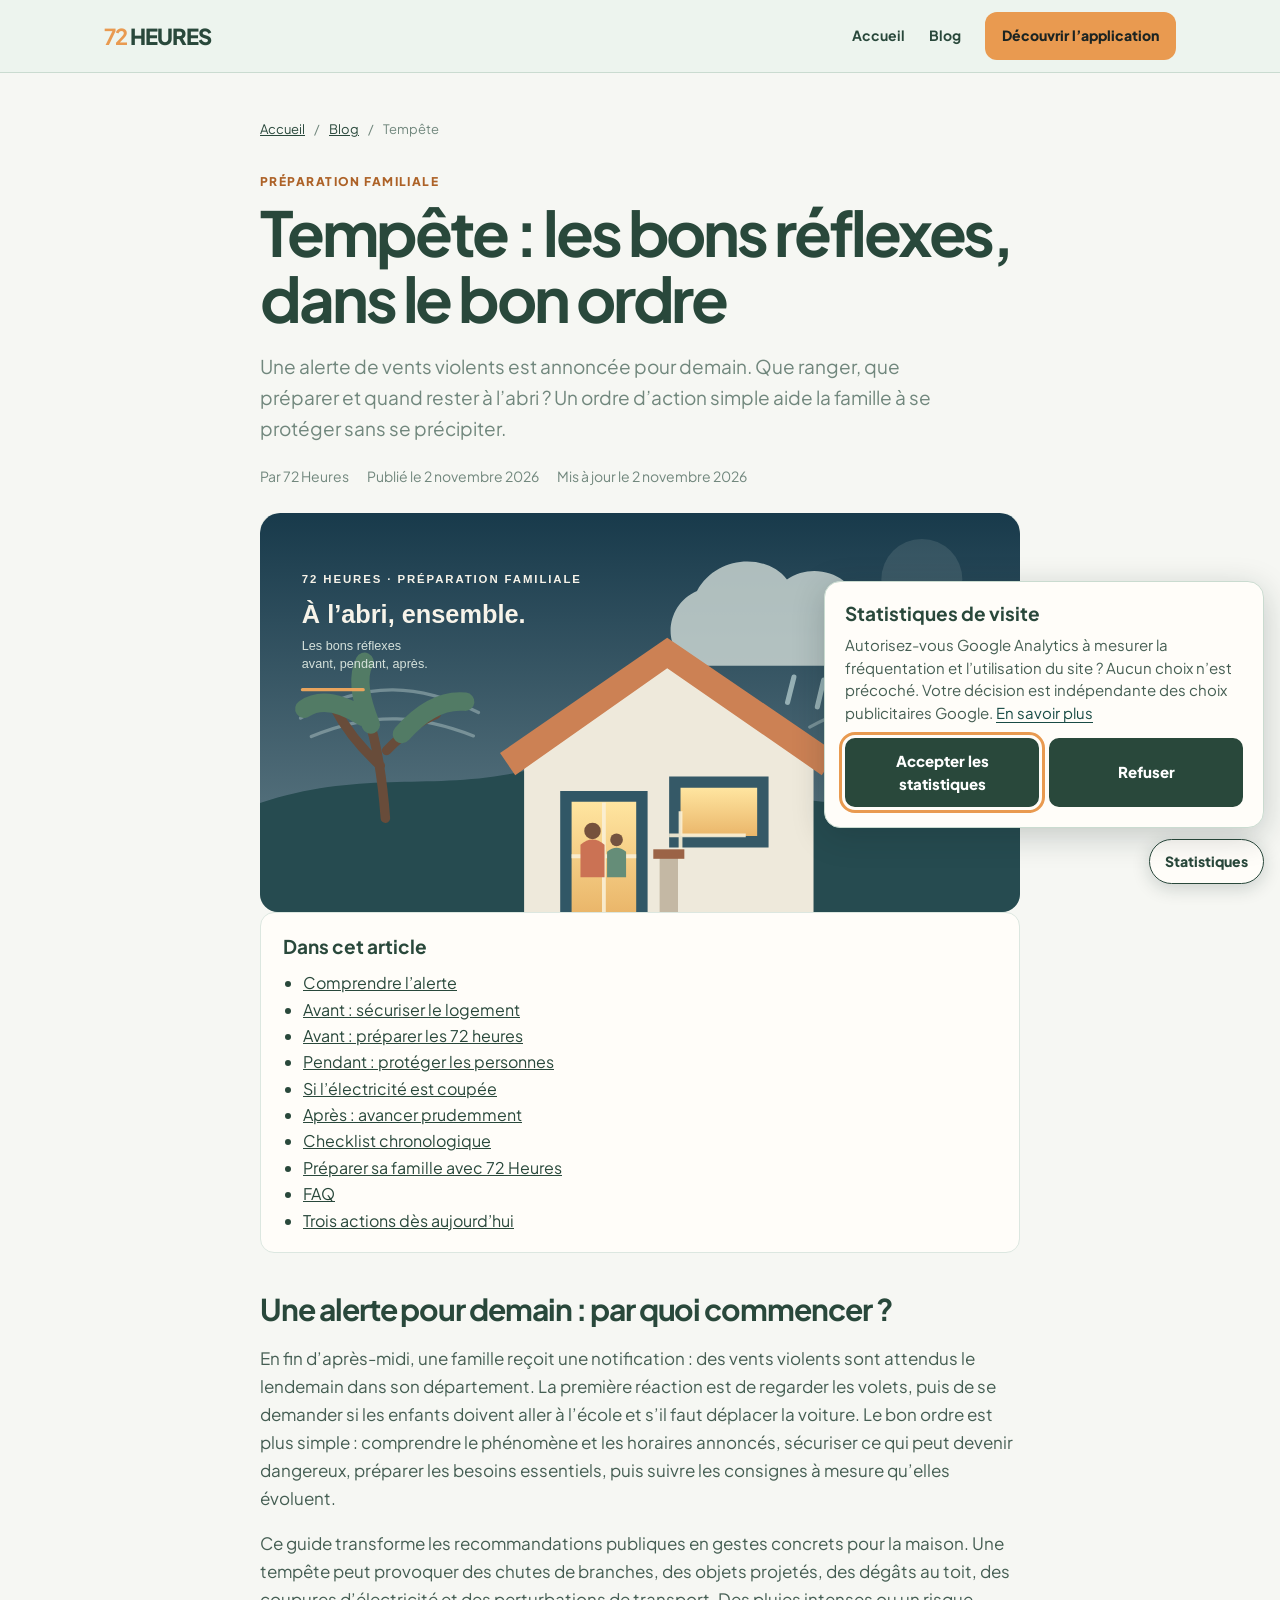
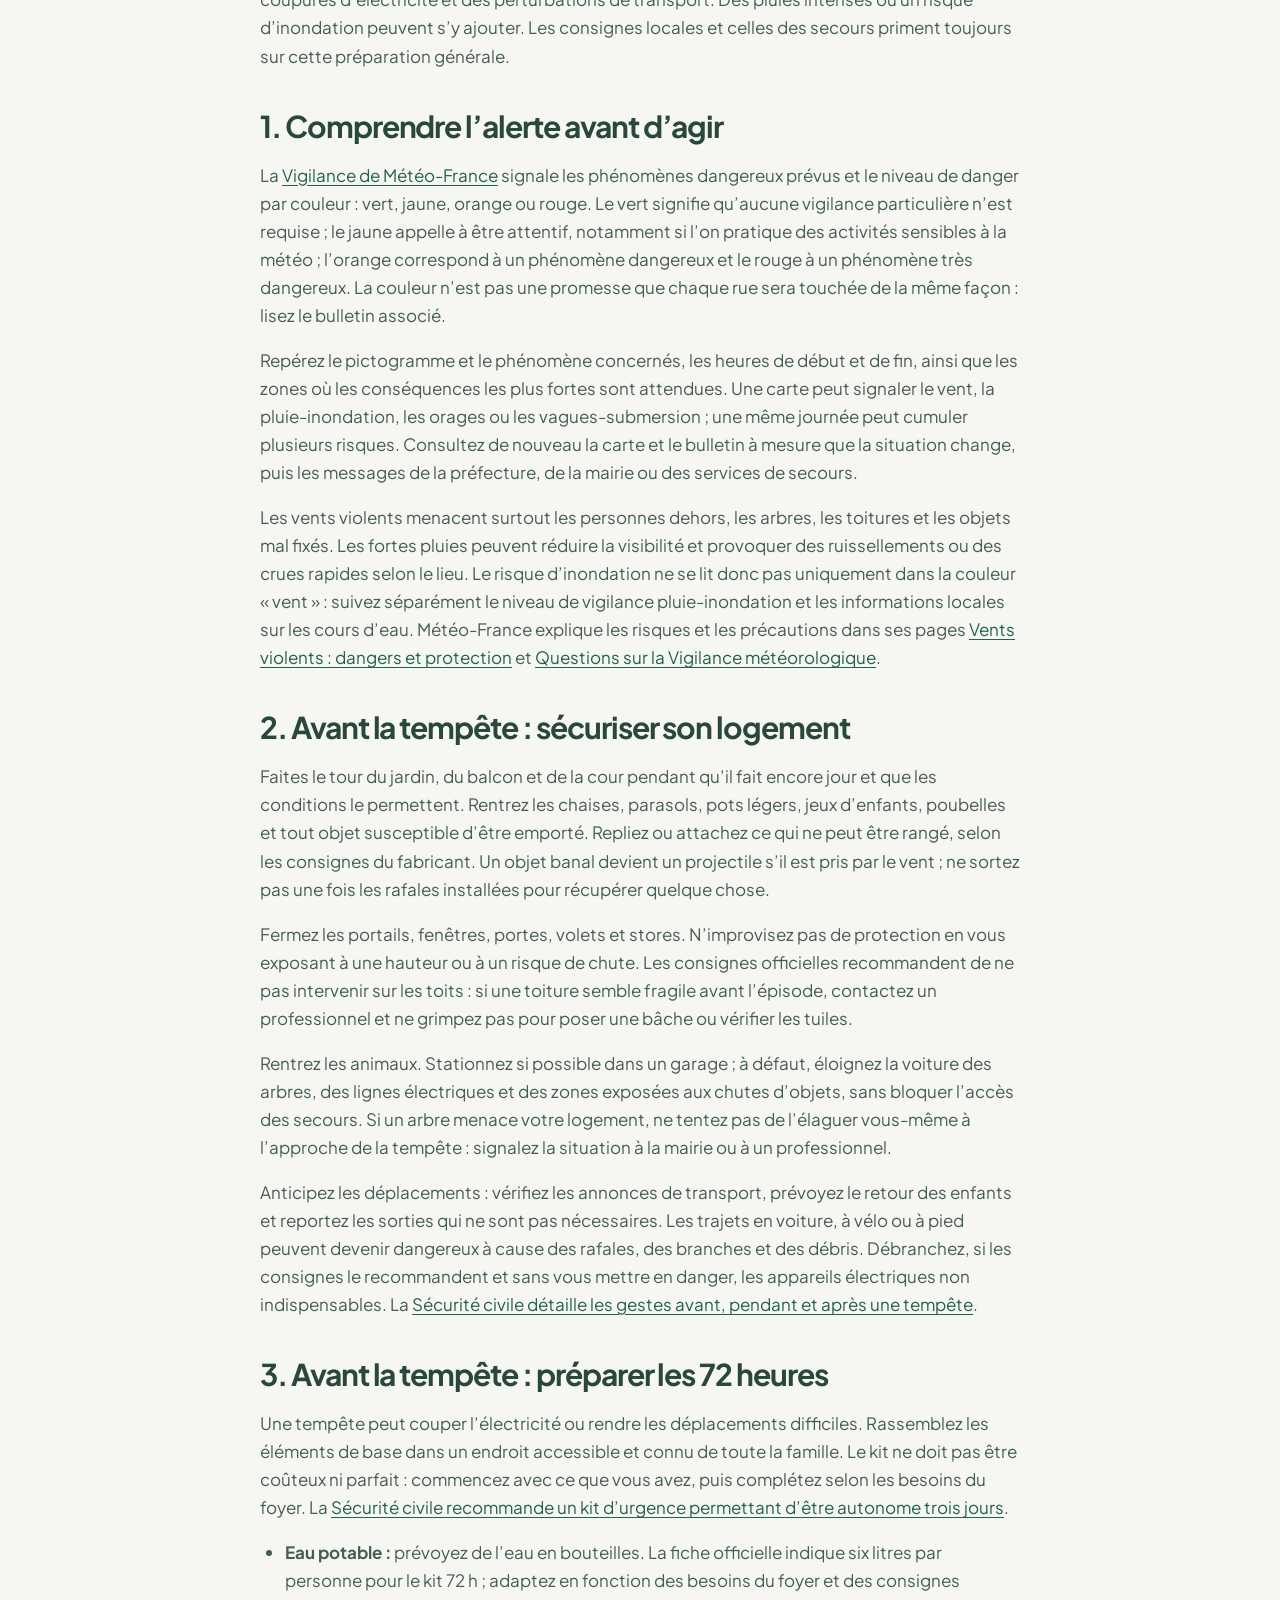
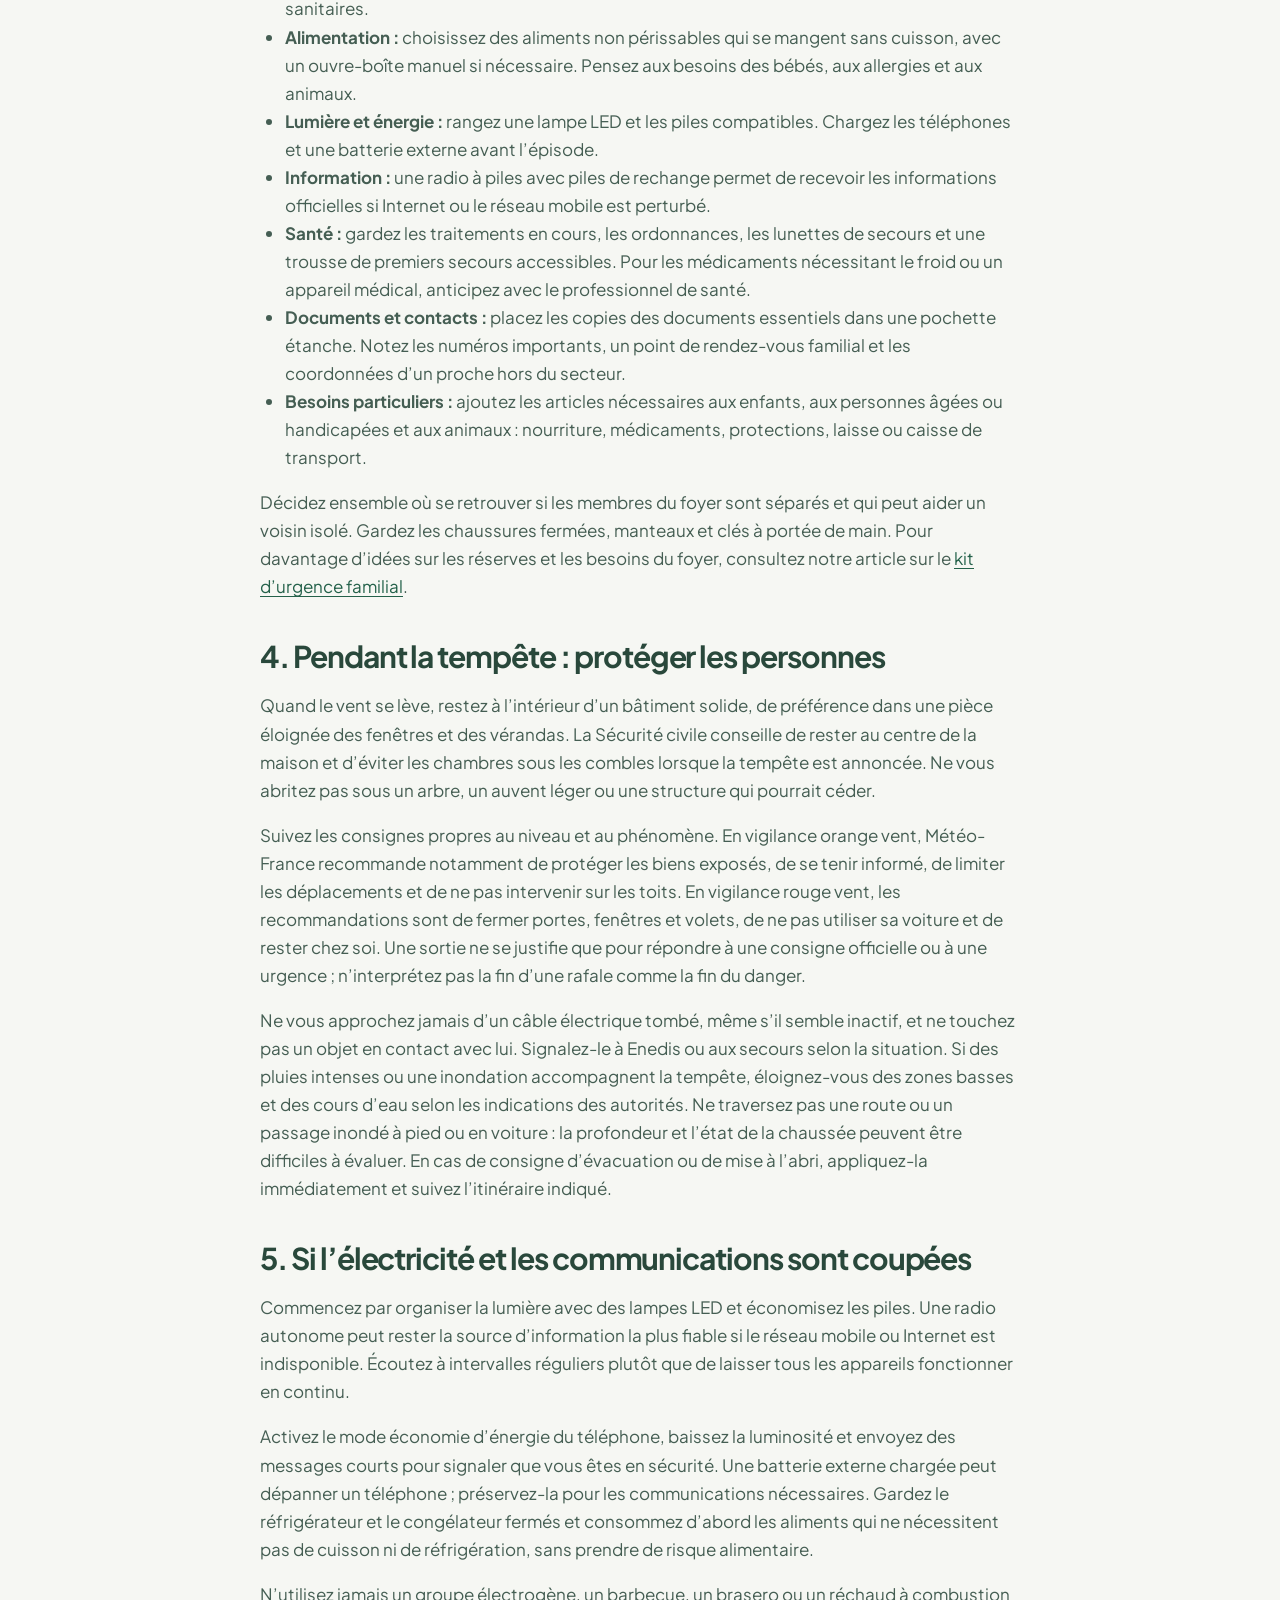
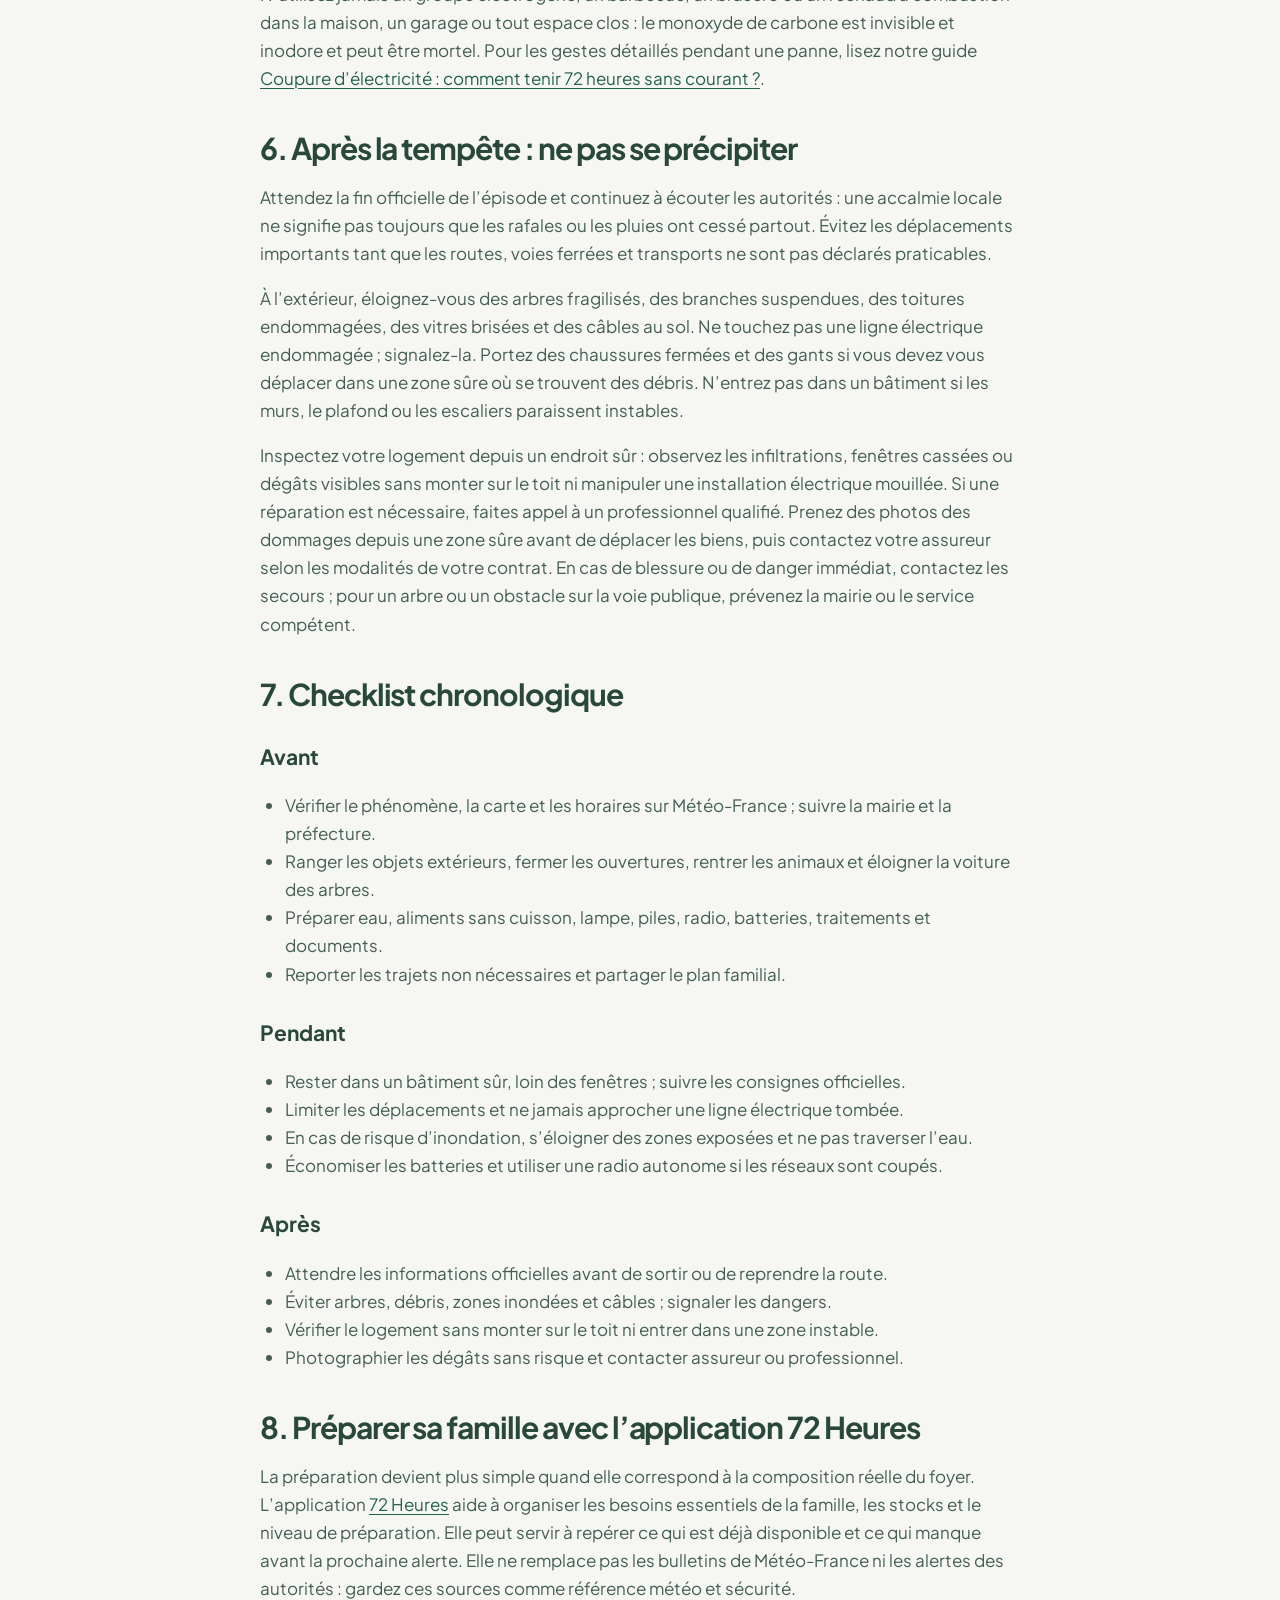
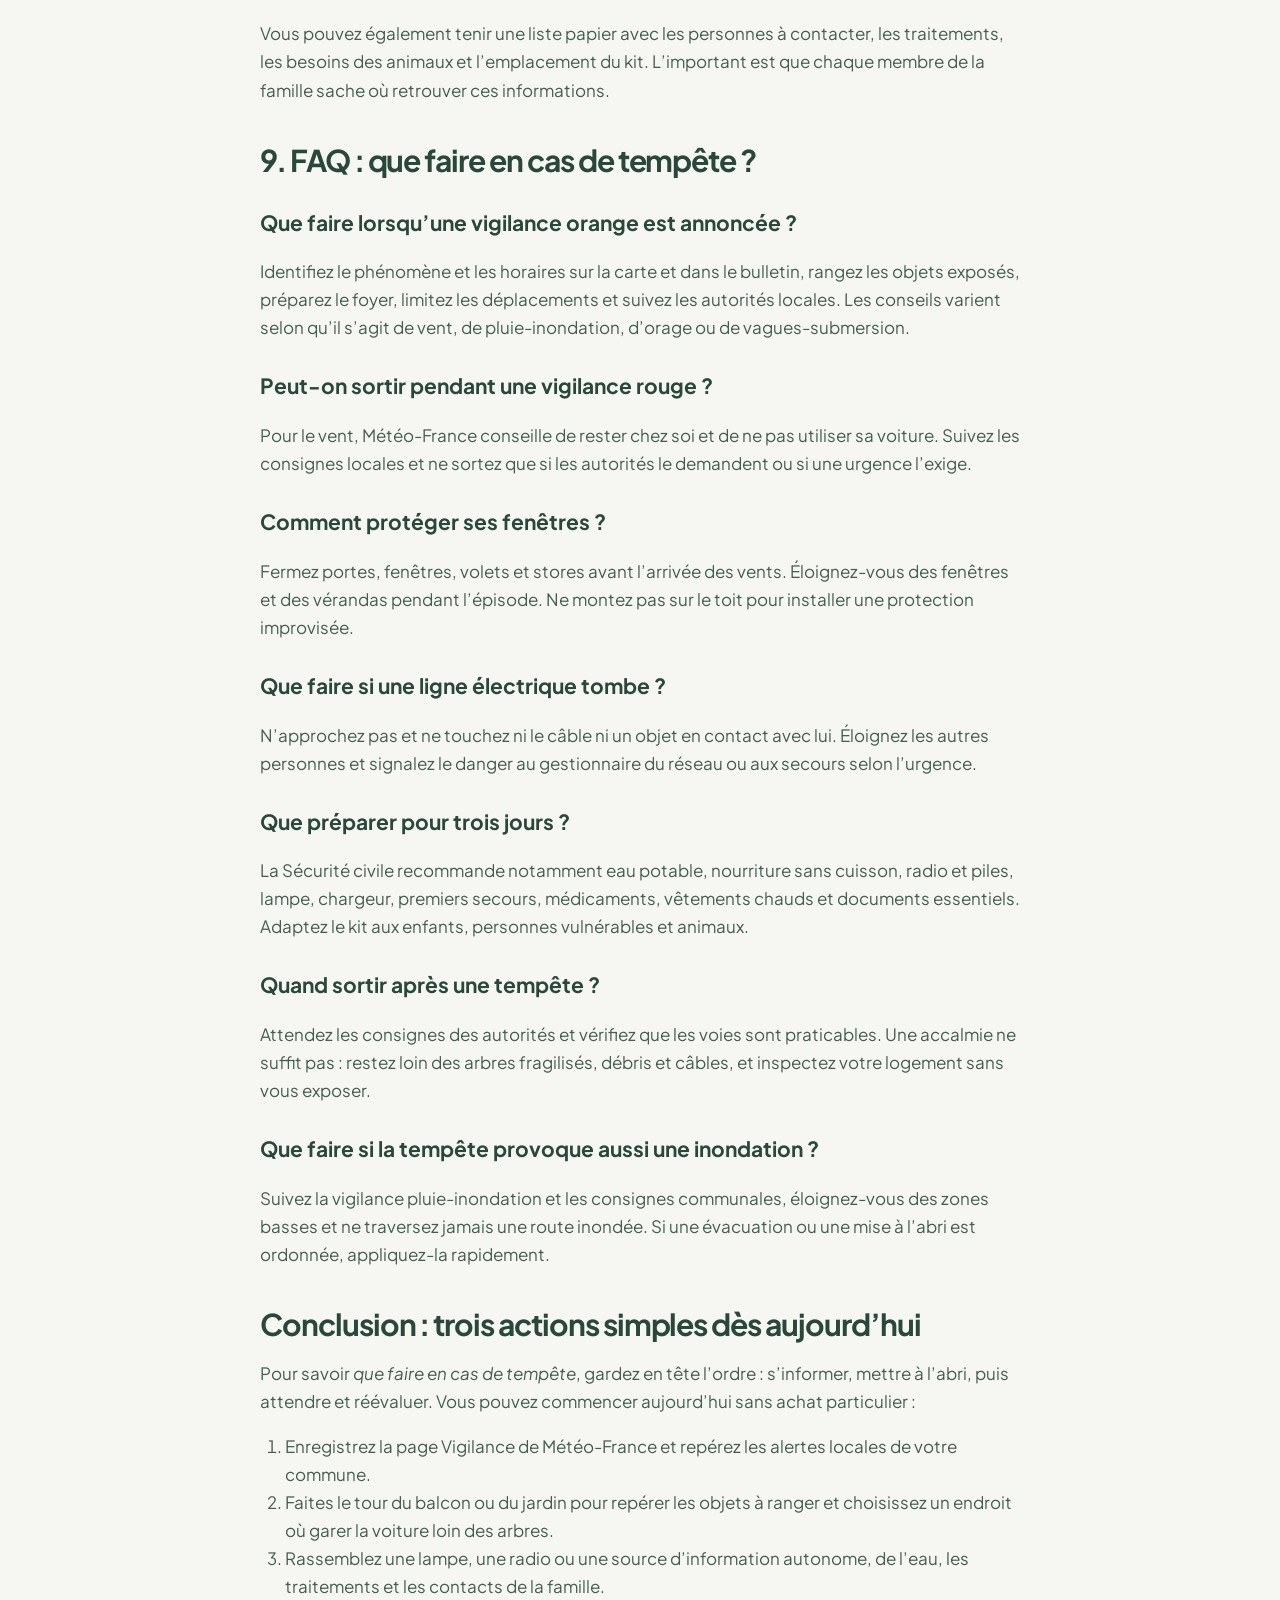
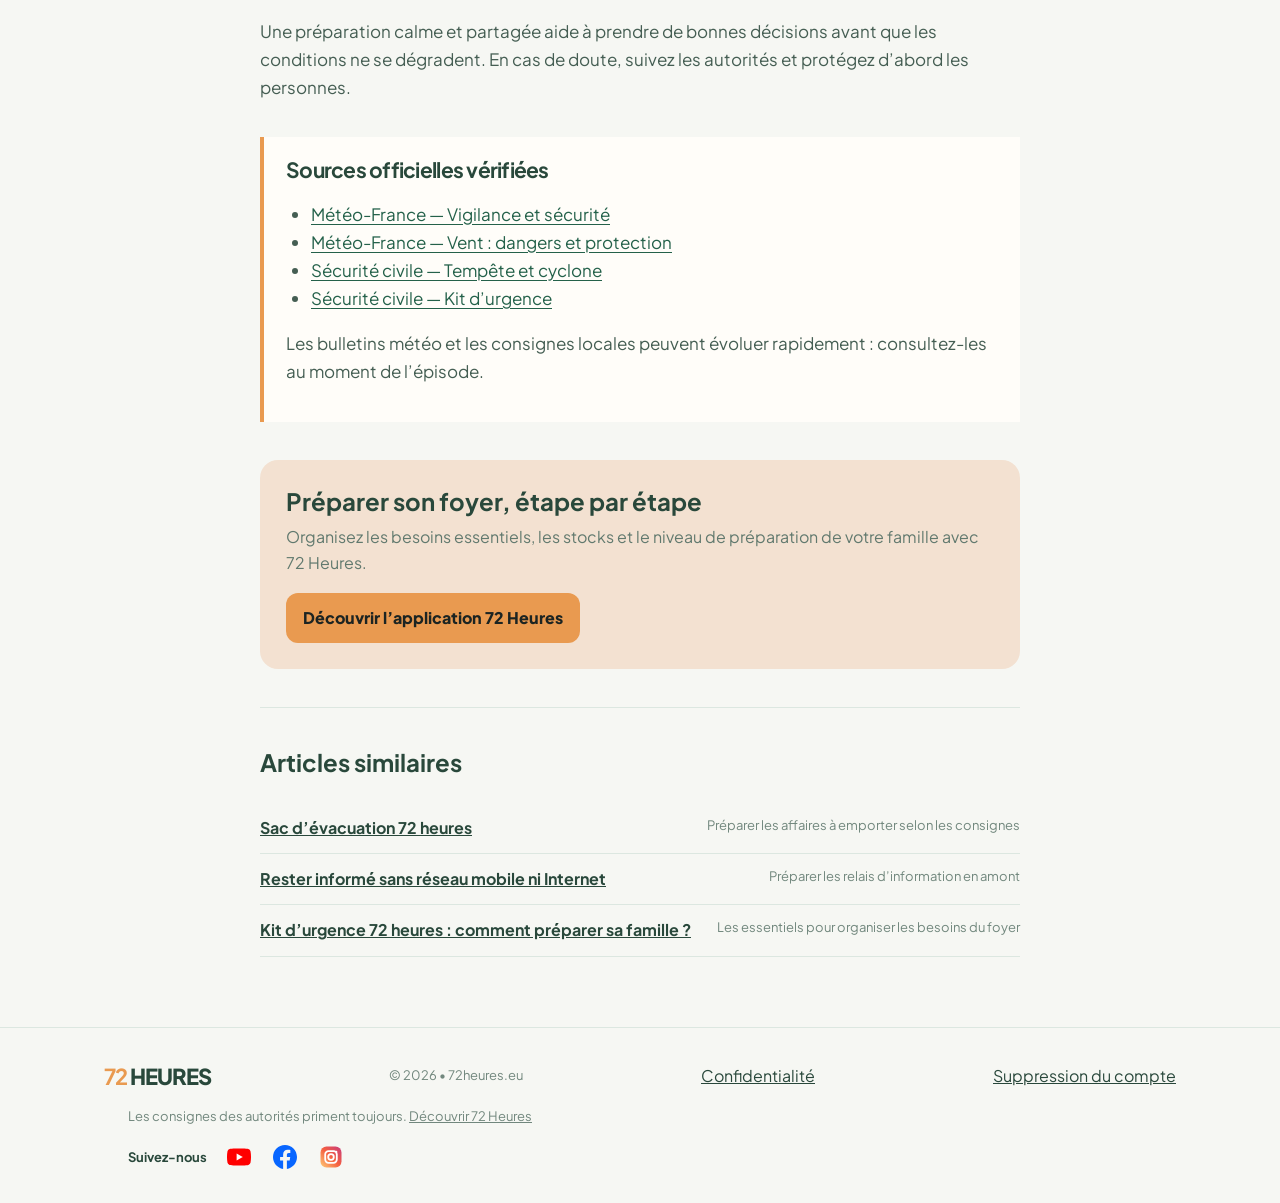
<file: blog/tempete-bons-reflexes/index.html>
<!doctype html>
<html lang="fr">
<head>
  <meta name="google-adsense-account" content="ca-pub-5025472355802912">
  <script>
    window.googlefc = window.googlefc || {};
    window.googlefc.callbackQueue = window.googlefc.callbackQueue || [];
    window.googlefc.callbackQueue.push({ CONSENT_API_READY: () => {
      const setupLink = () => { const link = document.getElementById('privacy-settings-link'); if (!link || typeof window.googlefc.showRevocationMessage !== 'function') return; link.hidden = false; link.addEventListener('click', (event) => { event.preventDefault(); window.googlefc.showRevocationMessage(); }); if (window.location.hash === '#privacy-settings') window.googlefc.showRevocationMessage(); };
      if (document.readyState === 'loading') document.addEventListener('DOMContentLoaded', setupLink, { once: true }); else setupLink();
    }});
  </script>
  <script async src="https://pagead2.googlesyndication.com/pagead/js/adsbygoogle.js?client=ca-pub-5025472355802912" crossorigin="anonymous"></script>
  <meta charset="utf-8"><meta name="viewport" content="width=device-width,initial-scale=1">
  <title>Tempête : les bons réflexes, dans le bon ordre | 72 Heures</title>
  <meta name="description" content="Que faire en cas de tempête ? Les gestes à suivre avant, pendant et après, pour protéger sa famille, son logement et se préparer 72 heures.">
  <link rel="canonical" href="https://72heures.eu/blog/tempete-bons-reflexes/">
  <meta property="og:type" content="article"><meta property="og:title" content="Tempête : les bons réflexes, dans le bon ordre | 72 Heures"><meta property="og:description" content="Un guide chronologique pour se préparer à une tempête, protéger sa famille pendant l’épisode et agir prudemment après."><meta property="og:url" content="https://72heures.eu/blog/tempete-bons-reflexes/"><meta property="og:image" content="https://72heures.eu/assets/blog/tempete-bons-reflexes.svg"><meta property="og:locale" content="fr_FR"><meta property="article:published_time" content="2026-11-02T09:00:00+01:00"><meta property="article:modified_time" content="2026-11-02T09:00:00+01:00"><meta property="article:section" content="Préparation familiale">
  <meta name="twitter:card" content="summary_large_image"><meta name="twitter:title" content="Tempête : les bons réflexes, dans le bon ordre"><meta name="twitter:description" content="Les gestes utiles avant, pendant et après une tempête, pour protéger les personnes et le logement."><meta name="twitter:image" content="https://72heures.eu/assets/blog/tempete-bons-reflexes.svg">
  <link rel="icon" type="image/png" href="/assets/icon-only.png"><link rel="preconnect" href="https://fonts.googleapis.com"><link rel="preconnect" href="https://fonts.gstatic.com" crossorigin><link href="https://fonts.googleapis.com/css2?family=Plus+Jakarta+Sans:wght@400;500;600;700;800&amp;display=swap" rel="stylesheet"><link rel="stylesheet" href="/assets/blog.css">
  <link rel="stylesheet" href="/assets/social-links.css">
  <script type="application/ld+json">{"@context":"https://schema.org","@type":"BlogPosting","headline":"Tempête : les bons réflexes, dans le bon ordre","description":"Un guide chronologique pour se préparer à une tempête, protéger sa famille pendant l’épisode et agir prudemment après.","image":"https://72heures.eu/assets/blog/tempete-bons-reflexes.svg","datePublished":"2026-11-02T09:00:00+01:00","dateModified":"2026-11-02T09:00:00+01:00","author":{"@type":"Organization","name":"72 Heures"},"publisher":{"@type":"Organization","name":"72 Heures","url":"https://72heures.eu/"},"mainEntityOfPage":{"@type":"WebPage","@id":"https://72heures.eu/blog/tempete-bons-reflexes/"}}</script>
  <link rel="stylesheet" href="/assets/analytics-consent.css">
</head>
<body>
  <header class="site-header"><div class="site-nav"><a class="brand" href="/"><b>72</b> HEURES</a><nav aria-label="Navigation principale"><a href="/">Accueil</a><a href="/blog/" aria-current="page">Blog</a><a class="nav-cta" href="/#projet">Découvrir l’application</a></nav></div></header>
  <main class="page-wrap"><article class="article">
    <nav class="breadcrumbs" aria-label="Fil d’Ariane"><a href="/">Accueil</a><span aria-hidden="true">/</span><a href="/blog/">Blog</a><span aria-hidden="true">/</span><span>Tempête</span></nav>
    <header class="article-header"><p class="eyebrow">Préparation familiale</p><h1>Tempête : les bons réflexes, dans le bon ordre</h1><p class="article-intro">Une alerte de vents violents est annoncée pour demain. Que ranger, que préparer et quand rester à l’abri ? Un ordre d’action simple aide la famille à se protéger sans se précipiter.</p><div class="byline"><span>Par 72 Heures</span><time datetime="2026-11-02">Publié le 2 novembre 2026</time><time datetime="2026-11-02">Mis à jour le 2 novembre 2026</time></div><img class="hero-image" src="/assets/blog/tempete-bons-reflexes.svg" alt="Maison familiale avec la famille à l’abri, sous un ciel de tempête et des arbres inclinés par le vent" width="1200" height="630" fetchpriority="high"></header>
    <nav class="toc" aria-label="Sommaire"><h2>Dans cet article</h2><ul><li><a href="#alerte">Comprendre l’alerte</a></li><li><a href="#logement">Avant : sécuriser le logement</a></li><li><a href="#72h">Avant : préparer les 72 heures</a></li><li><a href="#pendant">Pendant : protéger les personnes</a></li><li><a href="#coupure">Si l’électricité est coupée</a></li><li><a href="#apres">Après : avancer prudemment</a></li><li><a href="#checklist">Checklist chronologique</a></li><li><a href="#application">Préparer sa famille avec 72 Heures</a></li><li><a href="#faq">FAQ</a></li><li><a href="#conclusion">Trois actions dès aujourd’hui</a></li></ul></nav>
    <div class="ad-slot" id="ad-slot-article-after-intro" data-ad-placement="article-after-intro" aria-hidden="true"></div>
    <div class="article-body">
      <section id="introduction"><h2>Une alerte pour demain : par quoi commencer ?</h2><p>En fin d’après-midi, une famille reçoit une notification : des vents violents sont attendus le lendemain dans son département. La première réaction est de regarder les volets, puis de se demander si les enfants doivent aller à l’école et s’il faut déplacer la voiture. Le bon ordre est plus simple : comprendre le phénomène et les horaires annoncés, sécuriser ce qui peut devenir dangereux, préparer les besoins essentiels, puis suivre les consignes à mesure qu’elles évoluent.</p><p>Ce guide transforme les recommandations publiques en gestes concrets pour la maison. Une tempête peut provoquer des chutes de branches, des objets projetés, des dégâts au toit, des coupures d’électricité et des perturbations de transport. Des pluies intenses ou un risque d’inondation peuvent s’y ajouter. Les consignes locales et celles des secours priment toujours sur cette préparation générale.</p></section>
      <section id="alerte"><h2>1. Comprendre l’alerte avant d’agir</h2><p>La <a href="https://meteofrance.com/vigilance-et-securite" target="_blank" rel="noopener noreferrer">Vigilance de Météo-France</a> signale les phénomènes dangereux prévus et le niveau de danger par couleur : vert, jaune, orange ou rouge. Le vert signifie qu’aucune vigilance particulière n’est requise ; le jaune appelle à être attentif, notamment si l’on pratique des activités sensibles à la météo ; l’orange correspond à un phénomène dangereux et le rouge à un phénomène très dangereux. La couleur n’est pas une promesse que chaque rue sera touchée de la même façon : lisez le bulletin associé.</p><p>Repérez le pictogramme et le phénomène concernés, les heures de début et de fin, ainsi que les zones où les conséquences les plus fortes sont attendues. Une carte peut signaler le vent, la pluie-inondation, les orages ou les vagues-submersion ; une même journée peut cumuler plusieurs risques. Consultez de nouveau la carte et le bulletin à mesure que la situation change, puis les messages de la préfecture, de la mairie ou des services de secours.</p><p>Les vents violents menacent surtout les personnes dehors, les arbres, les toitures et les objets mal fixés. Les fortes pluies peuvent réduire la visibilité et provoquer des ruissellements ou des crues rapides selon le lieu. Le risque d’inondation ne se lit donc pas uniquement dans la couleur « vent » : suivez séparément le niveau de vigilance pluie-inondation et les informations locales sur les cours d’eau. Météo-France explique les risques et les précautions dans ses pages <a href="https://meteofrance.com/vigilance-et-securite/vent-quels-dangers-et-comment-sen-proteger" target="_blank" rel="noopener noreferrer">Vents violents : dangers et protection</a> et <a href="https://meteofrance.com/vigilance-et-securite/5-questions-sur-la-vigilance-meteorologique" target="_blank" rel="noopener noreferrer">Questions sur la Vigilance météorologique</a>.</p></section>
      <section id="logement"><h2>2. Avant la tempête : sécuriser son logement</h2><p>Faites le tour du jardin, du balcon et de la cour pendant qu’il fait encore jour et que les conditions le permettent. Rentrez les chaises, parasols, pots légers, jeux d’enfants, poubelles et tout objet susceptible d’être emporté. Repliez ou attachez ce qui ne peut être rangé, selon les consignes du fabricant. Un objet banal devient un projectile s’il est pris par le vent ; ne sortez pas une fois les rafales installées pour récupérer quelque chose.</p><p>Fermez les portails, fenêtres, portes, volets et stores. N’improvisez pas de protection en vous exposant à une hauteur ou à un risque de chute. Les consignes officielles recommandent de ne pas intervenir sur les toits : si une toiture semble fragile avant l’épisode, contactez un professionnel et ne grimpez pas pour poser une bâche ou vérifier les tuiles.</p><p>Rentrez les animaux. Stationnez si possible dans un garage ; à défaut, éloignez la voiture des arbres, des lignes électriques et des zones exposées aux chutes d’objets, sans bloquer l’accès des secours. Si un arbre menace votre logement, ne tentez pas de l’élaguer vous-même à l’approche de la tempête : signalez la situation à la mairie ou à un professionnel.</p><p>Anticipez les déplacements : vérifiez les annonces de transport, prévoyez le retour des enfants et reportez les sorties qui ne sont pas nécessaires. Les trajets en voiture, à vélo ou à pied peuvent devenir dangereux à cause des rafales, des branches et des débris. Débranchez, si les consignes le recommandent et sans vous mettre en danger, les appareils électriques non indispensables. La <a href="https://www.securite-civile.interieur.gouv.fr/reagir/risques-majeurs/tempete-et-cyclone" target="_blank" rel="noopener noreferrer">Sécurité civile détaille les gestes avant, pendant et après une tempête</a>.</p></section>
      <section id="72h"><h2>3. Avant la tempête : préparer les 72 heures</h2><p>Une tempête peut couper l’électricité ou rendre les déplacements difficiles. Rassemblez les éléments de base dans un endroit accessible et connu de toute la famille. Le kit ne doit pas être coûteux ni parfait : commencez avec ce que vous avez, puis complétez selon les besoins du foyer. La <a href="https://www.securite-civile.interieur.gouv.fr/reagir/comment-se-preparer-face-aux-risques/kit-durgence" target="_blank" rel="noopener noreferrer">Sécurité civile recommande un kit d’urgence permettant d’être autonome trois jours</a>.</p><ul><li><strong>Eau potable :</strong> prévoyez de l’eau en bouteilles. La fiche officielle indique six litres par personne pour le kit 72 h ; adaptez en fonction des besoins du foyer et des consignes sanitaires.</li><li><strong>Alimentation :</strong> choisissez des aliments non périssables qui se mangent sans cuisson, avec un ouvre-boîte manuel si nécessaire. Pensez aux besoins des bébés, aux allergies et aux animaux.</li><li><strong>Lumière et énergie :</strong> rangez une lampe LED et les piles compatibles. Chargez les téléphones et une batterie externe avant l’épisode.</li><li><strong>Information :</strong> une radio à piles avec piles de rechange permet de recevoir les informations officielles si Internet ou le réseau mobile est perturbé.</li><li><strong>Santé :</strong> gardez les traitements en cours, les ordonnances, les lunettes de secours et une trousse de premiers secours accessibles. Pour les médicaments nécessitant le froid ou un appareil médical, anticipez avec le professionnel de santé.</li><li><strong>Documents et contacts :</strong> placez les copies des documents essentiels dans une pochette étanche. Notez les numéros importants, un point de rendez-vous familial et les coordonnées d’un proche hors du secteur.</li><li><strong>Besoins particuliers :</strong> ajoutez les articles nécessaires aux enfants, aux personnes âgées ou handicapées et aux animaux : nourriture, médicaments, protections, laisse ou caisse de transport.</li></ul><p>Décidez ensemble où se retrouver si les membres du foyer sont séparés et qui peut aider un voisin isolé. Gardez les chaussures fermées, manteaux et clés à portée de main. Pour davantage d’idées sur les réserves et les besoins du foyer, consultez notre article sur le <a href="/blog/preparer-kit-urgence-familial/">kit d’urgence familial</a>.</p></section>
      <div class="ad-slot" id="ad-slot-article-mid-content" data-ad-placement="article-mid-content" aria-hidden="true"></div>
      <section id="pendant"><h2>4. Pendant la tempête : protéger les personnes</h2><p>Quand le vent se lève, restez à l’intérieur d’un bâtiment solide, de préférence dans une pièce éloignée des fenêtres et des vérandas. La Sécurité civile conseille de rester au centre de la maison et d’éviter les chambres sous les combles lorsque la tempête est annoncée. Ne vous abritez pas sous un arbre, un auvent léger ou une structure qui pourrait céder.</p><p>Suivez les consignes propres au niveau et au phénomène. En vigilance orange vent, Météo-France recommande notamment de protéger les biens exposés, de se tenir informé, de limiter les déplacements et de ne pas intervenir sur les toits. En vigilance rouge vent, les recommandations sont de fermer portes, fenêtres et volets, de ne pas utiliser sa voiture et de rester chez soi. Une sortie ne se justifie que pour répondre à une consigne officielle ou à une urgence ; n’interprétez pas la fin d’une rafale comme la fin du danger.</p><p>Ne vous approchez jamais d’un câble électrique tombé, même s’il semble inactif, et ne touchez pas un objet en contact avec lui. Signalez-le à Enedis ou aux secours selon la situation. Si des pluies intenses ou une inondation accompagnent la tempête, éloignez-vous des zones basses et des cours d’eau selon les indications des autorités. Ne traversez pas une route ou un passage inondé à pied ou en voiture : la profondeur et l’état de la chaussée peuvent être difficiles à évaluer. En cas de consigne d’évacuation ou de mise à l’abri, appliquez-la immédiatement et suivez l’itinéraire indiqué.</p></section>
      <section id="coupure"><h2>5. Si l’électricité et les communications sont coupées</h2><p>Commencez par organiser la lumière avec des lampes LED et économisez les piles. Une radio autonome peut rester la source d’information la plus fiable si le réseau mobile ou Internet est indisponible. Écoutez à intervalles réguliers plutôt que de laisser tous les appareils fonctionner en continu.</p><p>Activez le mode économie d’énergie du téléphone, baissez la luminosité et envoyez des messages courts pour signaler que vous êtes en sécurité. Une batterie externe chargée peut dépanner un téléphone ; préservez-la pour les communications nécessaires. Gardez le réfrigérateur et le congélateur fermés et consommez d’abord les aliments qui ne nécessitent pas de cuisson ni de réfrigération, sans prendre de risque alimentaire.</p><p>N’utilisez jamais un groupe électrogène, un barbecue, un brasero ou un réchaud à combustion dans la maison, un garage ou tout espace clos : le monoxyde de carbone est invisible et inodore et peut être mortel. Pour les gestes détaillés pendant une panne, lisez notre guide <a href="/blog/coupure-electricite-72-heures/">Coupure d’électricité : comment tenir 72 heures sans courant ?</a>.</p></section>
      <section id="apres"><h2>6. Après la tempête : ne pas se précipiter</h2><p>Attendez la fin officielle de l’épisode et continuez à écouter les autorités : une accalmie locale ne signifie pas toujours que les rafales ou les pluies ont cessé partout. Évitez les déplacements importants tant que les routes, voies ferrées et transports ne sont pas déclarés praticables.</p><p>À l’extérieur, éloignez-vous des arbres fragilisés, des branches suspendues, des toitures endommagées, des vitres brisées et des câbles au sol. Ne touchez pas une ligne électrique endommagée ; signalez-la. Portez des chaussures fermées et des gants si vous devez vous déplacer dans une zone sûre où se trouvent des débris. N’entrez pas dans un bâtiment si les murs, le plafond ou les escaliers paraissent instables.</p><p>Inspectez votre logement depuis un endroit sûr : observez les infiltrations, fenêtres cassées ou dégâts visibles sans monter sur le toit ni manipuler une installation électrique mouillée. Si une réparation est nécessaire, faites appel à un professionnel qualifié. Prenez des photos des dommages depuis une zone sûre avant de déplacer les biens, puis contactez votre assureur selon les modalités de votre contrat. En cas de blessure ou de danger immédiat, contactez les secours ; pour un arbre ou un obstacle sur la voie publique, prévenez la mairie ou le service compétent.</p></section>
      <section id="checklist"><h2>7. Checklist chronologique</h2><h3>Avant</h3><ul><li>Vérifier le phénomène, la carte et les horaires sur Météo-France ; suivre la mairie et la préfecture.</li><li>Ranger les objets extérieurs, fermer les ouvertures, rentrer les animaux et éloigner la voiture des arbres.</li><li>Préparer eau, aliments sans cuisson, lampe, piles, radio, batteries, traitements et documents.</li><li>Reporter les trajets non nécessaires et partager le plan familial.</li></ul><h3>Pendant</h3><ul><li>Rester dans un bâtiment sûr, loin des fenêtres ; suivre les consignes officielles.</li><li>Limiter les déplacements et ne jamais approcher une ligne électrique tombée.</li><li>En cas de risque d’inondation, s’éloigner des zones exposées et ne pas traverser l’eau.</li><li>Économiser les batteries et utiliser une radio autonome si les réseaux sont coupés.</li></ul><h3>Après</h3><ul><li>Attendre les informations officielles avant de sortir ou de reprendre la route.</li><li>Éviter arbres, débris, zones inondées et câbles ; signaler les dangers.</li><li>Vérifier le logement sans monter sur le toit ni entrer dans une zone instable.</li><li>Photographier les dégâts sans risque et contacter assureur ou professionnel.</li></ul></section>
      <section id="application"><h2>8. Préparer sa famille avec l’application 72 Heures</h2><p>La préparation devient plus simple quand elle correspond à la composition réelle du foyer. L’application <a href="/#projet">72 Heures</a> aide à organiser les besoins essentiels de la famille, les stocks et le niveau de préparation. Elle peut servir à repérer ce qui est déjà disponible et ce qui manque avant la prochaine alerte. Elle ne remplace pas les bulletins de Météo-France ni les alertes des autorités : gardez ces sources comme référence météo et sécurité.</p><p>Vous pouvez également tenir une liste papier avec les personnes à contacter, les traitements, les besoins des animaux et l’emplacement du kit. L’important est que chaque membre de la famille sache où retrouver ces informations.</p></section>
      <section id="faq"><h2>9. FAQ : que faire en cas de tempête ?</h2><h3>Que faire lorsqu’une vigilance orange est annoncée ?</h3><p>Identifiez le phénomène et les horaires sur la carte et dans le bulletin, rangez les objets exposés, préparez le foyer, limitez les déplacements et suivez les autorités locales. Les conseils varient selon qu’il s’agit de vent, de pluie-inondation, d’orage ou de vagues-submersion.</p><h3>Peut-on sortir pendant une vigilance rouge ?</h3><p>Pour le vent, Météo-France conseille de rester chez soi et de ne pas utiliser sa voiture. Suivez les consignes locales et ne sortez que si les autorités le demandent ou si une urgence l’exige.</p><h3>Comment protéger ses fenêtres ?</h3><p>Fermez portes, fenêtres, volets et stores avant l’arrivée des vents. Éloignez-vous des fenêtres et des vérandas pendant l’épisode. Ne montez pas sur le toit pour installer une protection improvisée.</p><h3>Que faire si une ligne électrique tombe ?</h3><p>N’approchez pas et ne touchez ni le câble ni un objet en contact avec lui. Éloignez les autres personnes et signalez le danger au gestionnaire du réseau ou aux secours selon l’urgence.</p><h3>Que préparer pour trois jours ?</h3><p>La Sécurité civile recommande notamment eau potable, nourriture sans cuisson, radio et piles, lampe, chargeur, premiers secours, médicaments, vêtements chauds et documents essentiels. Adaptez le kit aux enfants, personnes vulnérables et animaux.</p><h3>Quand sortir après une tempête ?</h3><p>Attendez les consignes des autorités et vérifiez que les voies sont praticables. Une accalmie ne suffit pas : restez loin des arbres fragilisés, débris et câbles, et inspectez votre logement sans vous exposer.</p><h3>Que faire si la tempête provoque aussi une inondation ?</h3><p>Suivez la vigilance pluie-inondation et les consignes communales, éloignez-vous des zones basses et ne traversez jamais une route inondée. Si une évacuation ou une mise à l’abri est ordonnée, appliquez-la rapidement.</p></section>
      <section id="conclusion"><h2>Conclusion : trois actions simples dès aujourd’hui</h2><p>Pour savoir <em>que faire en cas de tempête</em>, gardez en tête l’ordre : s’informer, mettre à l’abri, puis attendre et réévaluer. Vous pouvez commencer aujourd’hui sans achat particulier :</p><ol><li>Enregistrez la page Vigilance de Météo-France et repérez les alertes locales de votre commune.</li><li>Faites le tour du balcon ou du jardin pour repérer les objets à ranger et choisissez un endroit où garer la voiture loin des arbres.</li><li>Rassemblez une lampe, une radio ou une source d’information autonome, de l’eau, les traitements et les contacts de la famille.</li></ol><p>Une préparation calme et partagée aide à prendre de bonnes décisions avant que les conditions ne se dégradent. En cas de doute, suivez les autorités et protégez d’abord les personnes.</p></section>
      <aside class="source-note"><h2>Sources officielles vérifiées</h2><ul><li><a href="https://meteofrance.com/vigilance-et-securite" target="_blank" rel="noopener noreferrer">Météo-France — Vigilance et sécurité</a></li><li><a href="https://meteofrance.com/vigilance-et-securite/vent-quels-dangers-et-comment-sen-proteger" target="_blank" rel="noopener noreferrer">Météo-France — Vent : dangers et protection</a></li><li><a href="https://www.securite-civile.interieur.gouv.fr/reagir/risques-majeurs/tempete-et-cyclone" target="_blank" rel="noopener noreferrer">Sécurité civile — Tempête et cyclone</a></li><li><a href="https://www.securite-civile.interieur.gouv.fr/reagir/comment-se-preparer-face-aux-risques/kit-durgence" target="_blank" rel="noopener noreferrer">Sécurité civile — Kit d’urgence</a></li></ul><p>Les bulletins météo et les consignes locales peuvent évoluer rapidement : consultez-les au moment de l’épisode.</p></aside>
    </div>
    <aside class="app-cta"><h2>Préparer son foyer, étape par étape</h2><p>Organisez les besoins essentiels, les stocks et le niveau de préparation de votre famille avec 72 Heures.</p><a href="/#projet">Découvrir l’application 72 Heures</a></aside>
    <section class="related" aria-labelledby="related-title"><h2 id="related-title">Articles similaires</h2><ul><li><a href="/blog/sac-evacuation-72-heures/">Sac d’évacuation 72 heures</a><span>Préparer les affaires à emporter selon les consignes</span></li><li><a href="/blog/plus-de-reseau-mobile-internet/">Rester informé sans réseau mobile ni Internet</a><span>Préparer les relais d’information en amont</span></li><li><a href="/blog/preparer-kit-urgence-familial/">Kit d’urgence 72 heures : comment préparer sa famille ?</a><span>Les essentiels pour organiser les besoins du foyer</span></li></ul></section>
  </article></main>
  <footer class="site-footer"><div class="site-nav"><a class="brand" href="/"><b>72</b> HEURES</a><span>© 2026 • 72heures.eu</span><a href="/confidentialite/">Confidentialité</a><a href="/suppression-compte/">Suppression du compte</a><a id="privacy-settings-link" href="#privacy-settings" hidden>Gérer mes choix de confidentialité</a></div><p>Les consignes des autorités priment toujours. <a href="/">Découvrir 72 Heures</a></p><div class="social-footer">
        <strong>Suivez-nous</strong>
        <nav class="social-links social-links--icons" aria-label="Réseaux sociaux">
<a class="social-link" href="https://www.youtube.com/@72HeuresAutonomie" target="_blank" rel="noopener noreferrer" aria-label="Suivre 72 Heures sur YouTube">
                <svg class="social-icon" aria-hidden="true" focusable="false"><use href="/assets/social-icons.svg#youtube"></use></svg>
</a>
<a class="social-link" href="https://www.facebook.com/profile.php?id=61595463087674" target="_blank" rel="noopener noreferrer" aria-label="Suivre 72 Heures sur Facebook">
                <svg class="social-icon" aria-hidden="true" focusable="false"><use href="/assets/social-icons.svg#facebook"></use></svg>
</a>
<a class="social-link" href="https://www.instagram.com/72heures.eu/" target="_blank" rel="noopener noreferrer" aria-label="Suivre 72 Heures sur Instagram">
                <svg class="social-icon" aria-hidden="true" focusable="false"><use href="/assets/social-icons.svg#instagram"></use></svg>
</a>
</nav>
    </div></footer>
  <script src="/assets/analytics-consent.js"></script>
</body></html>
</file>
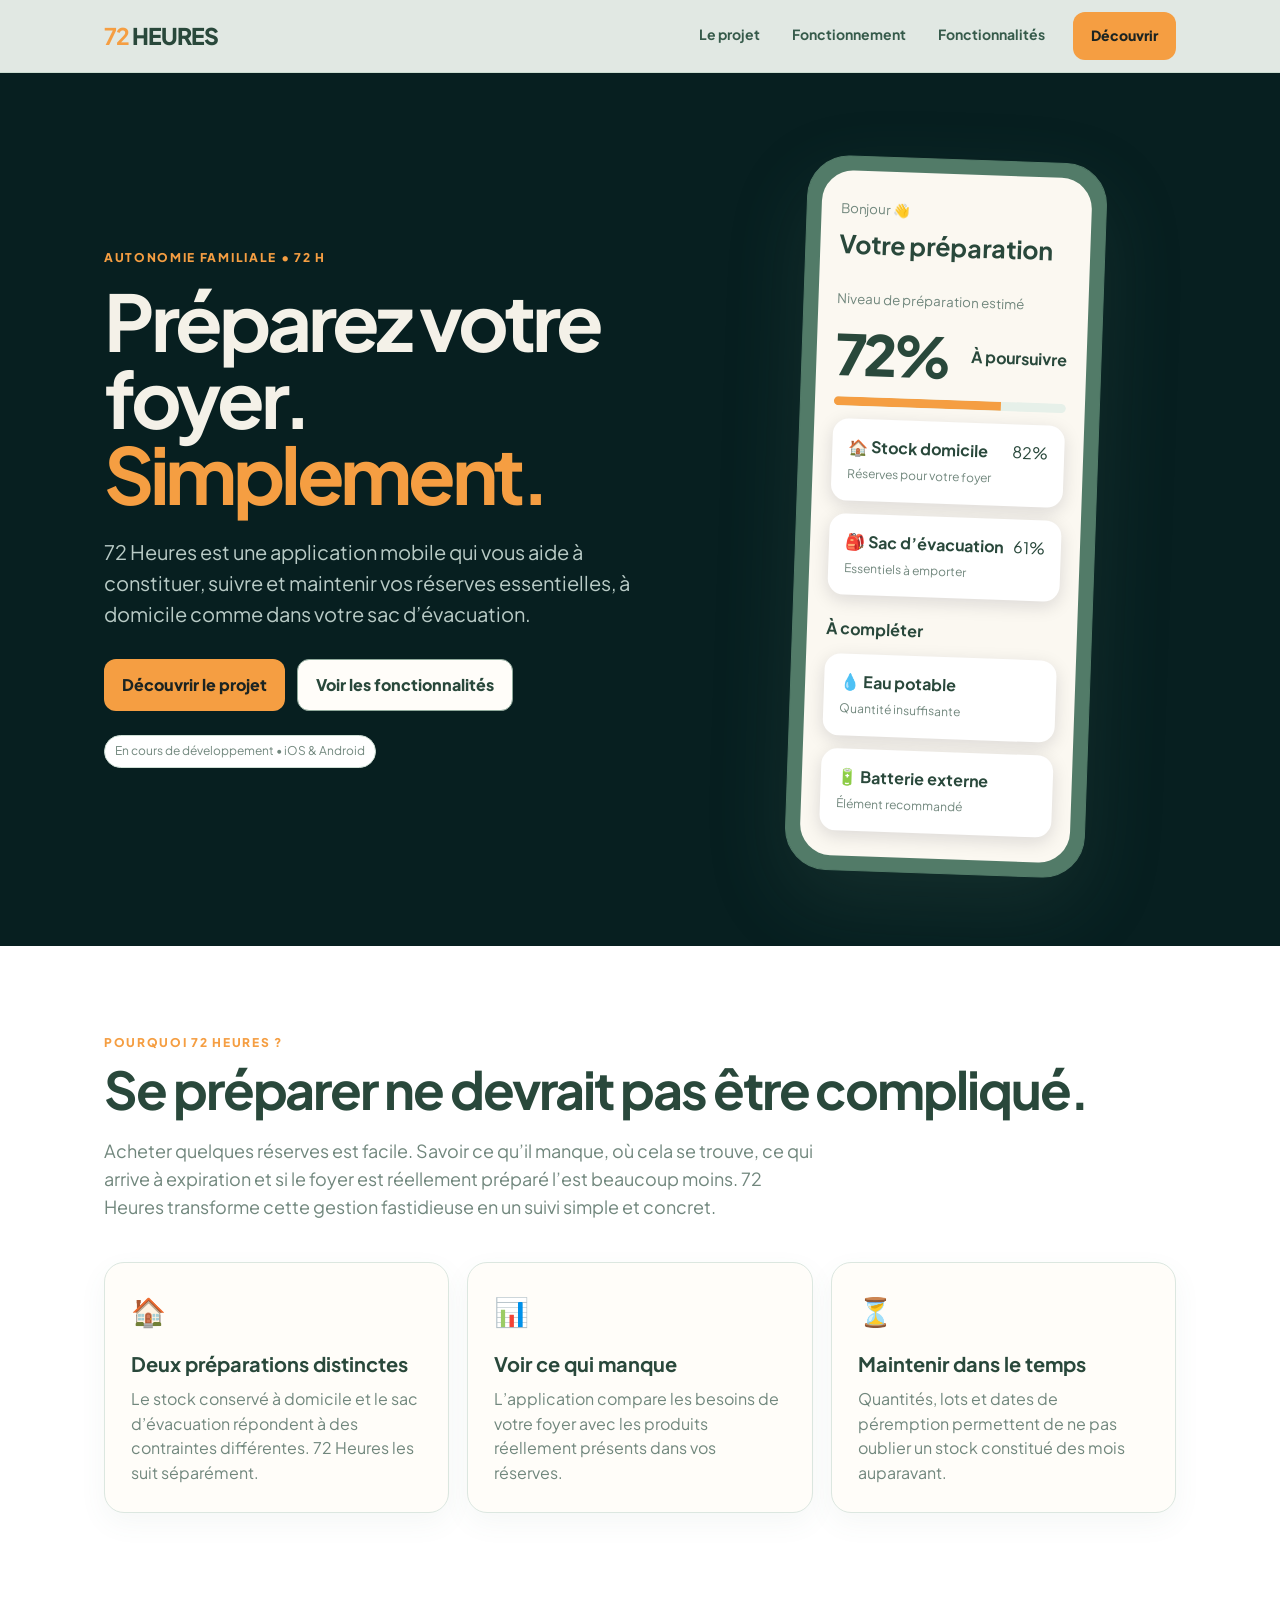
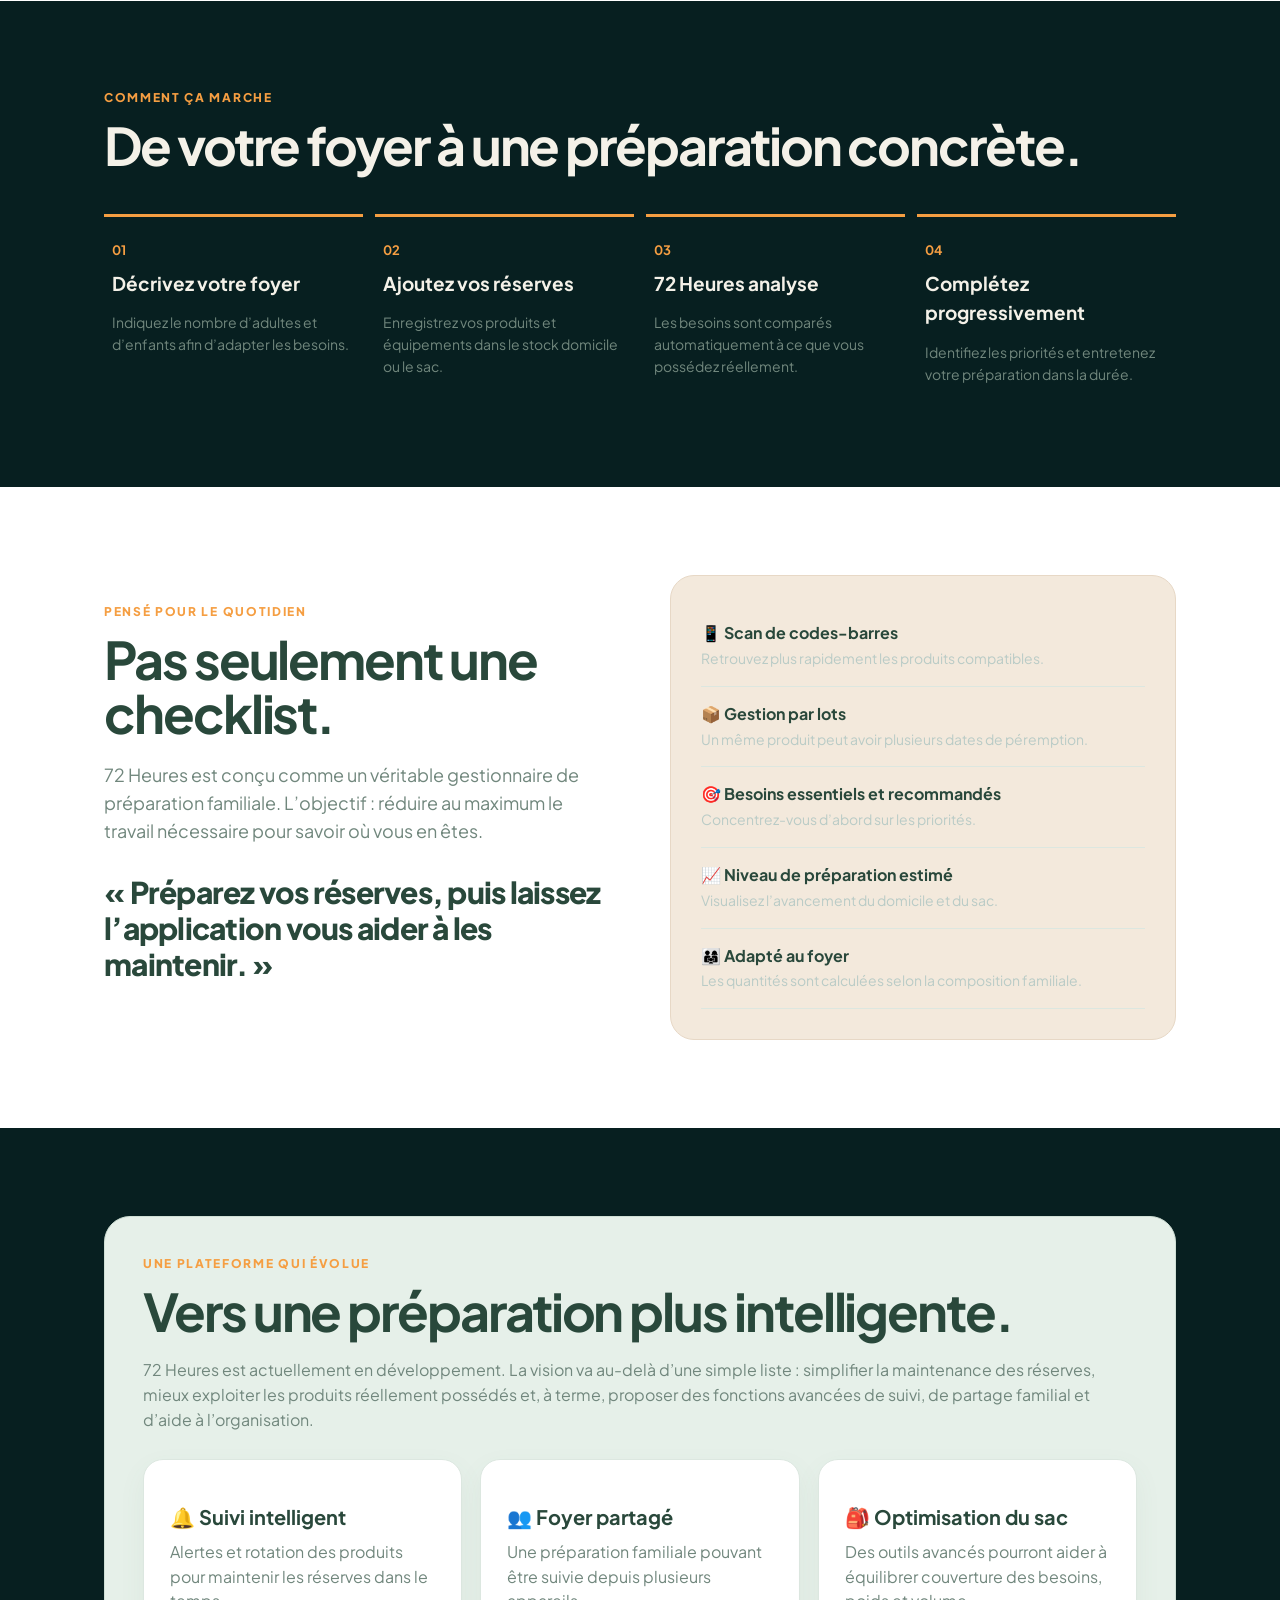
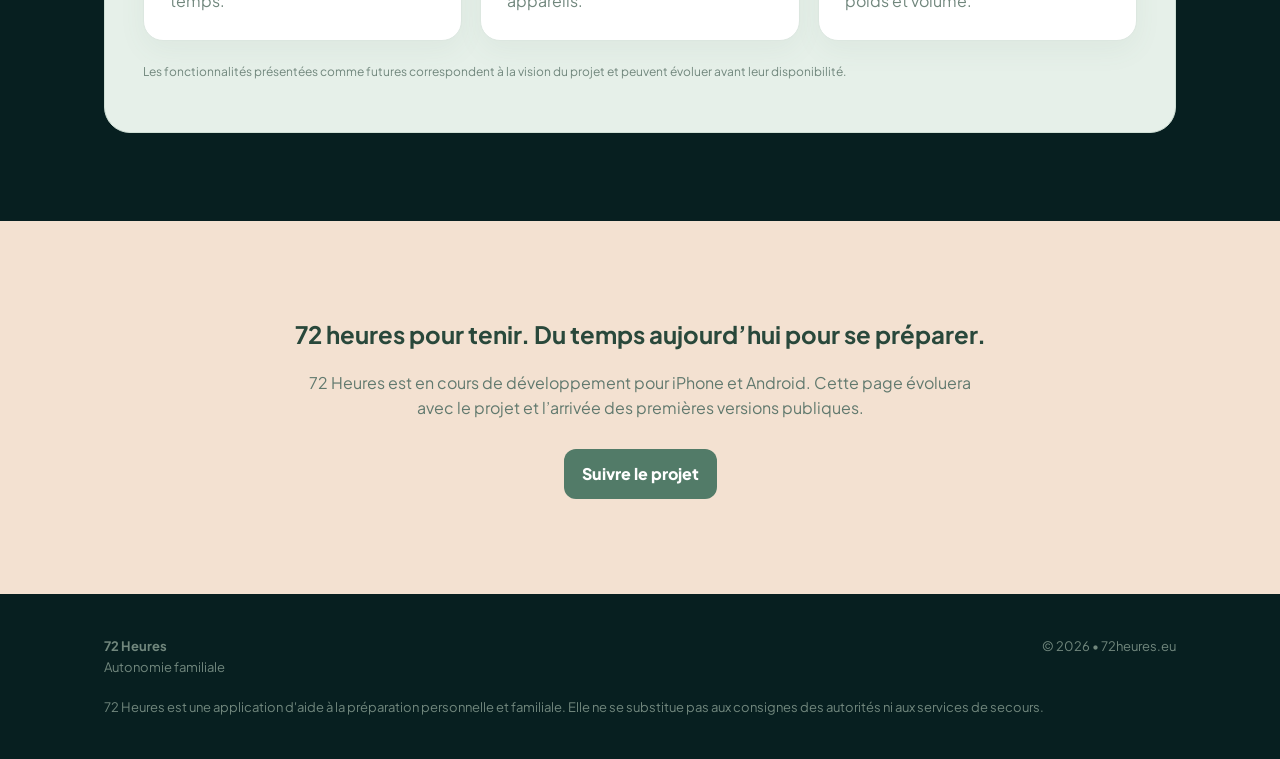
<file: preview.html>
<!doctype html><html lang="fr"><head><meta charset="utf-8"><meta name="viewport" content="width=device-width,initial-scale=1"><title>72 Heures — Autonomie familiale</title><meta name="description" content="72 Heures vous aide à préparer et maintenir les réserves essentielles de votre foyer."><link rel="preconnect" href="https://fonts.googleapis.com"><link rel="preconnect" href="https://fonts.gstatic.com" crossorigin><link href="https://fonts.googleapis.com/css2?family=Plus+Jakarta+Sans:wght@400;500;600;700;800&display=swap" rel="stylesheet"><style>
:root{--bg:#071f20;--card:#103434;--ink:#f4f1e8;--muted:#b9cbc6;--accent:#f59e42;--line:#295050;--light:#f6f2e9;--dark:#102525}*{box-sizing:border-box}html{scroll-behavior:smooth}body{margin:0;font-family:"Plus Jakarta Sans",ui-sans-serif,system-ui,-apple-system,BlinkMacSystemFont,"Segoe UI",sans-serif;color:var(--ink);background:var(--bg);line-height:1.55}a{color:inherit;text-decoration:none}.wrap{max-width:1120px;margin:auto;padding:0 24px}.nav{position:sticky;top:0;z-index:5;background:#EEF4EFf2;backdrop-filter:blur(12px);border-bottom:1px solid #CADBD0}.navin{height:72px;display:flex;align-items:center;justify-content:space-between}.brand{font-weight:900;letter-spacing:-1px;font-size:23px;color:#29483B}.brand b{color:var(--accent)}.navlinks{display:flex;gap:24px;align-items:center;font-size:14px;color:#365B4B;font-weight:700}.navlinks>a:not(.btn){padding:9px 4px;border-bottom:2px solid transparent}.navlinks>a:not(.btn):hover{color:#29483B;border-bottom-color:#E9A56A}.btn{display:inline-flex;align-items:center;justify-content:center;padding:13px 18px;border-radius:12px;font-weight:800;background:var(--accent);color:#1c2422}.btn.secondary{background:#FFFDF9;color:#29483B;border:1.5px solid #8FA99B}.hero{padding:86px 0 72px;overflow:hidden}.hero-grid{display:grid;grid-template-columns:1.08fr .92fr;gap:70px;align-items:center}.eyebrow{color:var(--accent);font-weight:800;text-transform:uppercase;letter-spacing:.14em;font-size:12px}h1{font-size:clamp(46px,7vw,78px);line-height:.98;letter-spacing:-.055em;margin:15px 0 24px}h1 span{color:var(--accent)}.lead{font-size:20px;color:var(--muted);max-width:660px}.actions{display:flex;gap:12px;flex-wrap:wrap;margin-top:30px}.phone{width:300px;margin:auto;padding:14px;border-radius:42px;background:#527B68;border:1px solid #527B68;box-shadow:0 30px 80px #527B682c;transform:rotate(2deg)}.screen{min-height:570px;border-radius:31px;background:#FBF8F1;color:#29483B;padding:25px 19px}.screen small{color:#71877D}.score{font-size:56px;font-weight:900;letter-spacing:-4px}.bar{height:9px;border-radius:20px;background:#E6F0E9;overflow:hidden}.bar i{display:block;width:72%;height:100%;background:var(--accent)}.tile{background:#FFFFFF;border-radius:16px;padding:16px;margin-top:13px;box-shadow:0 5px 18px #1122}.tile strong{display:block}.status{font-size:12px;color:#71877D}.mini{display:flex;justify-content:space-between;align-items:center}.section{padding:88px 0}.light{background:#FFFFFF;color:#29483B}.section h2{font-size:clamp(34px,5vw,52px);line-height:1.05;letter-spacing:-.04em;margin:10px 0 20px}.sub{max-width:720px;font-size:18px;color:#71877D}.grid3{display:grid;grid-template-columns:repeat(3,1fr);gap:18px;margin-top:42px}.card{padding:26px;border-radius:20px;background:#FFFDF9;border:1px solid #DCE7E0;box-shadow:0 10px 28px rgba(82,123,104,.06)}.card .icon{font-size:28px}.card h3{margin:15px 0 8px;font-size:20px}.card p{color:#71877D;margin:0}.darkcards .card{background:#fff;border-color:#d8e1dd}.darkcards .card p{color:#71877D}.flow{display:grid;grid-template-columns:repeat(4,1fr);gap:12px;margin-top:42px}.step{border-top:3px solid var(--accent);padding:20px 8px 0}.step b{font-size:13px;color:var(--accent)}.step h3{font-size:19px;margin:7px 0}.step p{font-size:14px;color:#71877D}.split{display:grid;grid-template-columns:1fr 1fr;gap:60px;align-items:center}.bigquote{font-size:30px;line-height:1.2;font-weight:800;letter-spacing:-.025em}.feature{padding:15px 0;border-bottom:1px solid #DCE7E0}.feature strong{display:block}.feature span{color:var(--muted);font-size:14px}.future{border:1px solid #CFDFD5;background:#E6F0E9;border-radius:26px;padding:38px;color:#29483B}.future p{color:#71877D}.cta{text-align:center;padding:95px 0;background:#F3E1D1;color:#29483B}.cta h2{max-width:760px;margin:0 auto 18px}.cta p{max-width:680px;margin:0 auto 28px;color:#61796E}.cta .btn{background:#527B68;color:white}footer{padding:42px 0;color:#71877D;font-size:13px}.foot{display:flex;justify-content:space-between;gap:20px;flex-wrap:wrap}.badge{display:inline-block;padding:6px 10px;border:1px solid #CFDFD5;border-radius:999px;color:#71877D;background:#ffffff;font-size:12px}@media(max-width:820px){.navlinks a:not(.btn){display:none}.hero-grid,.split{grid-template-columns:1fr}.hero{padding-top:55px}.phone{margin-top:20px}.grid3{grid-template-columns:1fr}.flow{grid-template-columns:1fr 1fr}.split{gap:28px}}@media(max-width:480px){.wrap{padding:0 18px}.flow{grid-template-columns:1fr}.phone{width:280px}.screen{min-height:530px}}
</style></head><body>
<nav class="nav"><div class="wrap navin"><a class="brand" href="#"><b>72</b> HEURES</a><div class="navlinks"><a href="#projet">Le projet</a><a href="#fonctionnement">Fonctionnement</a><a href="#fonctionnalites">Fonctionnalités</a><a class="btn" href="#suivre">Découvrir</a></div></div></nav>
<header class="hero"><div class="wrap hero-grid"><div><div class="eyebrow">Autonomie familiale • 72 h</div><h1>Préparez votre foyer.<br><span>Simplement.</span></h1><p class="lead">72 Heures est une application mobile qui vous aide à constituer, suivre et maintenir vos réserves essentielles, à domicile comme dans votre sac d’évacuation.</p><div class="actions"><a class="btn" href="#projet">Découvrir le projet</a><a class="btn secondary" href="#fonctionnalites">Voir les fonctionnalités</a></div><p style="margin-top:24px"><span class="badge">En cours de développement • iOS & Android</span></p></div><div class="phone"><div class="screen"><small>Bonjour 👋</small><h3 style="font-size:25px;margin:4px 0 22px">Votre préparation</h3><small>Niveau de préparation estimé</small><div class="mini"><div class="score">72%</div><b>À poursuivre</b></div><div class="bar"><i></i></div><div class="tile"><div class="mini"><strong>🏠 Stock domicile</strong><span>82%</span></div><span class="status">Réserves pour votre foyer</span></div><div class="tile"><div class="mini"><strong>🎒 Sac d’évacuation</strong><span>61%</span></div><span class="status">Essentiels à emporter</span></div><h4 style="margin-bottom:8px">À compléter</h4><div class="tile"><strong>💧 Eau potable</strong><span class="status">Quantité insuffisante</span></div><div class="tile"><strong>🔋 Batterie externe</strong><span class="status">Élément recommandé</span></div></div></div></div></header>
<section id="projet" class="section light"><div class="wrap"><div class="eyebrow">Pourquoi 72 Heures ?</div><h2>Se préparer ne devrait pas être compliqué.</h2><p class="sub">Acheter quelques réserves est facile. Savoir ce qu’il manque, où cela se trouve, ce qui arrive à expiration et si le foyer est réellement préparé l’est beaucoup moins. 72 Heures transforme cette gestion fastidieuse en un suivi simple et concret.</p><div class="grid3"><article class="card"><div class="icon">🏠</div><h3>Deux préparations distinctes</h3><p>Le stock conservé à domicile et le sac d’évacuation répondent à des contraintes différentes. 72 Heures les suit séparément.</p></article><article class="card"><div class="icon">📊</div><h3>Voir ce qui manque</h3><p>L’application compare les besoins de votre foyer avec les produits réellement présents dans vos réserves.</p></article><article class="card"><div class="icon">⏳</div><h3>Maintenir dans le temps</h3><p>Quantités, lots et dates de péremption permettent de ne pas oublier un stock constitué des mois auparavant.</p></article></div></div></section>
<section id="fonctionnement" class="section"><div class="wrap"><div class="eyebrow">Comment ça marche</div><h2>De votre foyer à une préparation concrète.</h2><div class="flow"><div class="step"><b>01</b><h3>Décrivez votre foyer</h3><p>Indiquez le nombre d’adultes et d’enfants afin d’adapter les besoins.</p></div><div class="step"><b>02</b><h3>Ajoutez vos réserves</h3><p>Enregistrez vos produits et équipements dans le stock domicile ou le sac.</p></div><div class="step"><b>03</b><h3>72 Heures analyse</h3><p>Les besoins sont comparés automatiquement à ce que vous possédez réellement.</p></div><div class="step"><b>04</b><h3>Complétez progressivement</h3><p>Identifiez les priorités et entretenez votre préparation dans la durée.</p></div></div></div></section>
<section id="fonctionnalites" class="section light"><div class="wrap split"><div><div class="eyebrow">Pensé pour le quotidien</div><h2>Pas seulement une checklist.</h2><p class="sub">72 Heures est conçu comme un véritable gestionnaire de préparation familiale. L’objectif : réduire au maximum le travail nécessaire pour savoir où vous en êtes.</p><p class="bigquote">« Préparez vos réserves, puis laissez l’application vous aider à les maintenir. »</p></div><div style="background:#F3E9DC;padding:30px;border-radius:24px;color:#29483B;border:1px solid #E7D8C6"><div class="feature"><strong>📱 Scan de codes-barres</strong><span>Retrouvez plus rapidement les produits compatibles.</span></div><div class="feature"><strong>📦 Gestion par lots</strong><span>Un même produit peut avoir plusieurs dates de péremption.</span></div><div class="feature"><strong>🎯 Besoins essentiels et recommandés</strong><span>Concentrez-vous d’abord sur les priorités.</span></div><div class="feature"><strong>📈 Niveau de préparation estimé</strong><span>Visualisez l’avancement du domicile et du sac.</span></div><div class="feature"><strong>👨‍👩‍👧 Adapté au foyer</strong><span>Les quantités sont calculées selon la composition familiale.</span></div></div></div></section>
<section class="section"><div class="wrap"><div class="future"><div class="eyebrow">Une plateforme qui évolue</div><h2>Vers une préparation plus intelligente.</h2><p>72 Heures est actuellement en développement. La vision va au-delà d’une simple liste : simplifier la maintenance des réserves, mieux exploiter les produits réellement possédés et, à terme, proposer des fonctions avancées de suivi, de partage familial et d’aide à l’organisation.</p><div class="grid3" style="margin-top:26px"><link rel="preconnect" href="https://fonts.googleapis.com"><link rel="preconnect" href="https://fonts.gstatic.com" crossorigin><link href="https://fonts.googleapis.com/css2?family=Plus+Jakarta+Sans:wght@400;500;600;700;800&display=swap" rel="stylesheet"><style>.future .card{background:#FFFFFF;border-color:#29483Bfff25;color:#29483B}.future .card p{color:#71877D}</style><article class="card"><h3>🔔 Suivi intelligent</h3><p>Alertes et rotation des produits pour maintenir les réserves dans le temps.</p></article><article class="card"><h3>👥 Foyer partagé</h3><p>Une préparation familiale pouvant être suivie depuis plusieurs appareils.</p></article><article class="card"><h3>🎒 Optimisation du sac</h3><p>Des outils avancés pourront aider à équilibrer couverture des besoins, poids et volume.</p></article></div><p style="font-size:12px;margin-top:22px">Les fonctionnalités présentées comme futures correspondent à la vision du projet et peuvent évoluer avant leur disponibilité.</p></div></div></section>
<section id="suivre" class="cta"><div class="wrap"><h2>72 heures pour tenir. Du temps aujourd’hui pour se préparer.</h2><p>72 Heures est en cours de développement pour iPhone et Android. Cette page évoluera avec le projet et l’arrivée des premières versions publiques.</p><a class="btn" href="mailto:contact@72heures.eu">Suivre le projet</a></div></section>
<footer><div class="wrap foot"><div><strong>72 Heures</strong><br>Autonomie familiale</div><div>© 2026 • 72heures.eu</div><div>72 Heures est une application d'aide à la préparation personnelle et familiale. Elle ne se substitue pas aux consignes des autorités ni aux services de secours.</div></div></footer>
</body></html>
</file>
<file: assets/social-links.css>
.social-footer {
  display: flex;
  align-items: center;
  flex-wrap: wrap;
  gap: 10px 14px;
}
.social-footer > strong {
  font-size: 13px;
}
.social-links {
  display: flex;
  align-items: center;
  flex-wrap: wrap;
  gap: 10px;
}
.social-link {
  display: inline-flex;
  align-items: center;
  justify-content: center;
  gap: 8px;
  color: inherit;
  text-decoration: none;
}
.social-link:hover {
  opacity: .78;
}
.social-link:focus-visible {
  outline: 3px solid #e99a50;
  outline-offset: 4px;
  border-radius: 6px;
}
.social-icon {
  display: block;
  width: 24px;
  height: 24px;
  flex: 0 0 24px;
}
.social-links--icons .social-link {
  min-width: 36px;
  min-height: 36px;
  border-radius: 50%;
}
.site-footer .social-footer {
  max-width: 1072px;
  margin: 12px auto 0;
  padding: 0 24px;
}
.social-section {
  padding: 30px 0 34px;
  background: #f3e9dc;
  color: #29483b;
  text-align: center;
}
.social-section h2 {
  margin: 0 0 6px;
  font-size: clamp(21px, 3vw, 28px);
  line-height: 1.2;
}
.social-section p {
  margin: 0;
  color: #61796e;
  font-size: 14px;
}
.social-links--featured {
  justify-content: center;
  margin-top: 16px;
}
.social-links--featured .social-link {
  min-height: 42px;
  padding: 8px 14px;
  border: 1px solid #dce7e0;
  border-radius: 999px;
  background: #fffdf9;
  color: #29483b;
  font-size: 14px;
  font-weight: 700;
}
@media (max-width: 640px) {
  .site-footer .social-footer {
    padding: 0 18px;
  }
  .social-section {
    padding: 26px 0 30px;
  }
  .social-links--featured {
    gap: 8px;
  }
  .social-links--featured .social-link {
    padding: 8px 11px;
  }
}
</file>
<file: assets/analytics-consent.css>
.analytics-consent-launcher {
  position: fixed;
  z-index: 1000;
  right: 16px;
  bottom: 16px;
  min-height: 44px;
  padding: 10px 15px;
  border: 1px solid #29483b;
  border-radius: 999px;
  background: #fffdf9;
  color: #29483b;
  box-shadow: 0 4px 18px #10252530;
  font: inherit;
  font-size: 14px;
  font-weight: 800;
  cursor: pointer;
}
.analytics-consent-panel {
  position: fixed;
  z-index: 1001;
  right: 16px;
  bottom: 72px;
  width: min(440px, calc(100vw - 32px));
  padding: 20px;
  border: 1px solid #cadbd0;
  border-radius: 16px;
  background: #fffdf9;
  color: #29483b;
  box-shadow: 0 8px 32px #10252538;
  font: 15px/1.5 "Plus Jakarta Sans", system-ui, -apple-system, "Segoe UI", sans-serif;
}
.analytics-consent-panel[hidden] { display: none; }
.analytics-consent-panel h2 { margin: 0 0 8px; font-size: 19px; line-height: 1.25; }
.analytics-consent-panel p { margin: 0 0 14px; color: #455e53; }
.analytics-consent-panel a { color: #194b45; text-decoration: underline; text-underline-offset: 3px; }
.analytics-consent-actions { display: grid; grid-template-columns: 1fr 1fr; gap: 10px; }
.analytics-consent-actions button {
  min-height: 46px;
  padding: 10px 12px;
  border: 2px solid #29483b;
  border-radius: 10px;
  background: #29483b;
  color: white;
  font: inherit;
  font-weight: 800;
  cursor: pointer;
}
.analytics-consent-actions button:hover { background: #103434; }
.analytics-consent-actions button:focus-visible,
.analytics-consent-launcher:focus-visible,
.analytics-consent-panel a:focus-visible {
  outline: 3px solid #e99a50;
  outline-offset: 3px;
}
@media (max-width: 480px) {
  .analytics-consent-launcher { right: 12px; bottom: 12px; }
  .analytics-consent-panel { right: 12px; bottom: 68px; width: calc(100vw - 24px); padding: 17px; }
}
</file>
<file: assets/blog.css>
:root {
  --ink: #29483b;
  --muted: #71877d;
  --accent: #e99a50;
  --line: #dce7e0;
  --forest: #103434;
  --paper: #fffdf9;
}
* { box-sizing: border-box; }
body { margin: 0; background: #f6f7f3; color: var(--ink); font-family: "Plus Jakarta Sans", system-ui, -apple-system, "Segoe UI", sans-serif; line-height: 1.65; }
a { color: inherit; }
.site-header { background: #eef4eff2; border-bottom: 1px solid #cadbd0; }
.site-nav { max-width: 1120px; min-height: 72px; margin: auto; padding: 12px 24px; display: flex; align-items: center; justify-content: space-between; gap: 20px; }
.brand { text-decoration: none; font-size: 22px; font-weight: 900; letter-spacing: -1px; }
.brand b { color: var(--accent); }
.site-nav nav { display: flex; align-items: center; gap: 24px; font-size: 14px; font-weight: 700; }
.site-nav nav a { text-decoration: none; }
.site-nav nav a:hover, .site-footer a:hover { text-decoration: underline; text-underline-offset: 3px; }
.nav-cta, .app-cta > a { display: inline-flex; padding: 12px 17px; border-radius: 12px; background: var(--accent); color: #1c2422; text-decoration: none; font-weight: 800; }
.page-wrap { max-width: 980px; min-height: 65vh; margin: auto; padding: 46px 24px 70px; }
.listing-header { padding: 20px 0 30px; }
.listing-header h1, .article-header h1 { margin: 8px 0 16px; font-size: clamp(38px, 7vw, 62px); line-height: 1.06; letter-spacing: -.05em; }
.listing-header > p:last-child, .article-intro { max-width: 700px; color: var(--muted); font-size: 19px; }
.eyebrow { margin: 0; color: #ad6227; text-transform: uppercase; letter-spacing: .12em; font-size: 12px; font-weight: 800; }
.post-grid { display: grid; grid-template-columns: repeat(2, minmax(0, 1fr)); gap: 22px; }
.post-card { overflow: hidden; border: 1px solid var(--line); border-radius: 18px; background: white; box-shadow: 0 10px 28px #527b6810; }
.post-card > a { display: block; height: 100%; text-decoration: none; }
.post-card img, .hero-image { display: block; width: 100%; height: auto; aspect-ratio: auto; object-fit: contain; background: #e7eee8; }
.post-card-content { padding: 20px; }
.post-card h2 { margin: 8px 0; font-size: 23px; line-height: 1.2; letter-spacing: -.03em; }
.post-card-content > p:not(.eyebrow) { margin: 0 0 14px; color: var(--muted); }
.post-card time, .byline { color: var(--muted); font-size: 14px; }
.article { max-width: 760px; margin: auto; }
.breadcrumbs { display: flex; flex-wrap: wrap; gap: 9px; margin-bottom: 32px; color: var(--muted); font-size: 13px; }
.breadcrumbs a { color: var(--ink); }
.article-header h1 { max-width: 800px; }
.byline { display: flex; flex-wrap: wrap; gap: 18px; margin: 20px 0; }
.hero-image { margin: 25px 0 0; border-radius: 18px; }
.article-body { font-size: 17px; }
.article-body h2 { margin: 38px 0 12px; font-size: 30px; line-height: 1.2; letter-spacing: -.035em; }
.article-body h3 { margin: 28px 0 8px; font-size: 21px; }
.article-body p, .article-body li { color: #455e53; }
.article-body ul, .article-body ol { padding-left: 25px; }
.table-wrap { max-width: 100%; margin: 22px 0; overflow-x: auto; border: 1px solid var(--line); border-radius: 12px; background: white; }
.article-body table { width: 100%; min-width: 560px; border-collapse: collapse; text-align: left; }
.article-body caption { padding: 13px 15px; color: var(--ink); font-weight: 800; text-align: left; }
.article-body th, .article-body td { padding: 12px 15px; border-top: 1px solid var(--line); vertical-align: top; }
.article-body th { background: #eef4ef; color: var(--forest); font-size: 14px; }
.article-body td { color: #455e53; }
.table-wrap:focus-visible { outline: 3px solid var(--accent); outline-offset: 3px; }
.article-body a { color: #24614a; text-decoration: underline; text-underline-offset: 3px; }
.toc { padding: 18px 22px; border: 1px solid var(--line); border-radius: 14px; background: var(--paper); }
.toc h2 { margin: 0 0 8px; font-size: 19px; }
.toc ul { margin: 0; padding-left: 20px; }
.ad-slot { display: none; width: 100%; max-width: 100%; min-width: 0; margin: 28px auto; overflow: hidden; }
.ad-slot:not(:empty) { display: block; min-height: 90px; }
.ad-slot iframe, .ad-slot ins { display: block; max-width: 100%; margin-inline: auto; }
.ad-slot iframe { width: 100%; border: 0; }
.app-cta { margin: 38px 0; padding: 26px; border-radius: 18px; background: #f3e1d1; }
.app-cta h2 { margin: 0 0 8px; font-size: 24px; line-height: 1.25; }
.app-cta p { margin: 0 0 16px; color: #61796e; }
.source-note { margin: 36px 0; padding: 20px 22px; border-left: 4px solid var(--accent); background: var(--paper); }
.source-note h2 { margin-top: 0; font-size: 21px; }
.site-nav a:focus-visible, .article-body a:focus-visible, .toc a:focus-visible, .related a:focus-visible { outline: 3px solid var(--accent); outline-offset: 3px; }
.related { padding-top: 15px; border-top: 1px solid var(--line); }
.related h2 { font-size: 24px; }
.related ul { margin: 0; padding: 0; list-style: none; }
.related li { display: flex; justify-content: space-between; gap: 12px; padding: 12px 0; border-bottom: 1px solid var(--line); }
.related li a { font-weight: 700; }
.related li span { color: var(--muted); font-size: 13px; }
.site-footer { padding: 18px 0 28px; border-top: 1px solid var(--line); }
.site-footer .site-nav { min-height: 48px; }
.site-footer span, .site-footer p { color: var(--muted); font-size: 13px; }
.site-footer p { max-width: 1072px; margin: 0 auto; padding: 0 24px; }
@media (max-width: 640px) {
  .site-nav { align-items: flex-start; flex-wrap: wrap; padding: 12px 18px; }
  .site-nav nav { width: 100%; flex-wrap: wrap; justify-content: space-between; gap: 12px; font-size: 13px; }
  .nav-cta { flex-basis: 100%; justify-content: center; padding: 10px 11px; }
  .page-wrap { padding: 30px 18px 50px; }
  .post-grid { grid-template-columns: 1fr; }
  .listing-header h1, .article-header h1 { font-size: 42px; }
  .article-body { font-size: 16px; }
  .related li { display: block; }
  .related li span { display: block; margin-top: 4px; }
  .site-footer .site-nav { align-items: flex-start; flex-wrap: wrap; justify-content: flex-start; gap: 8px 18px; }
}
</file>
